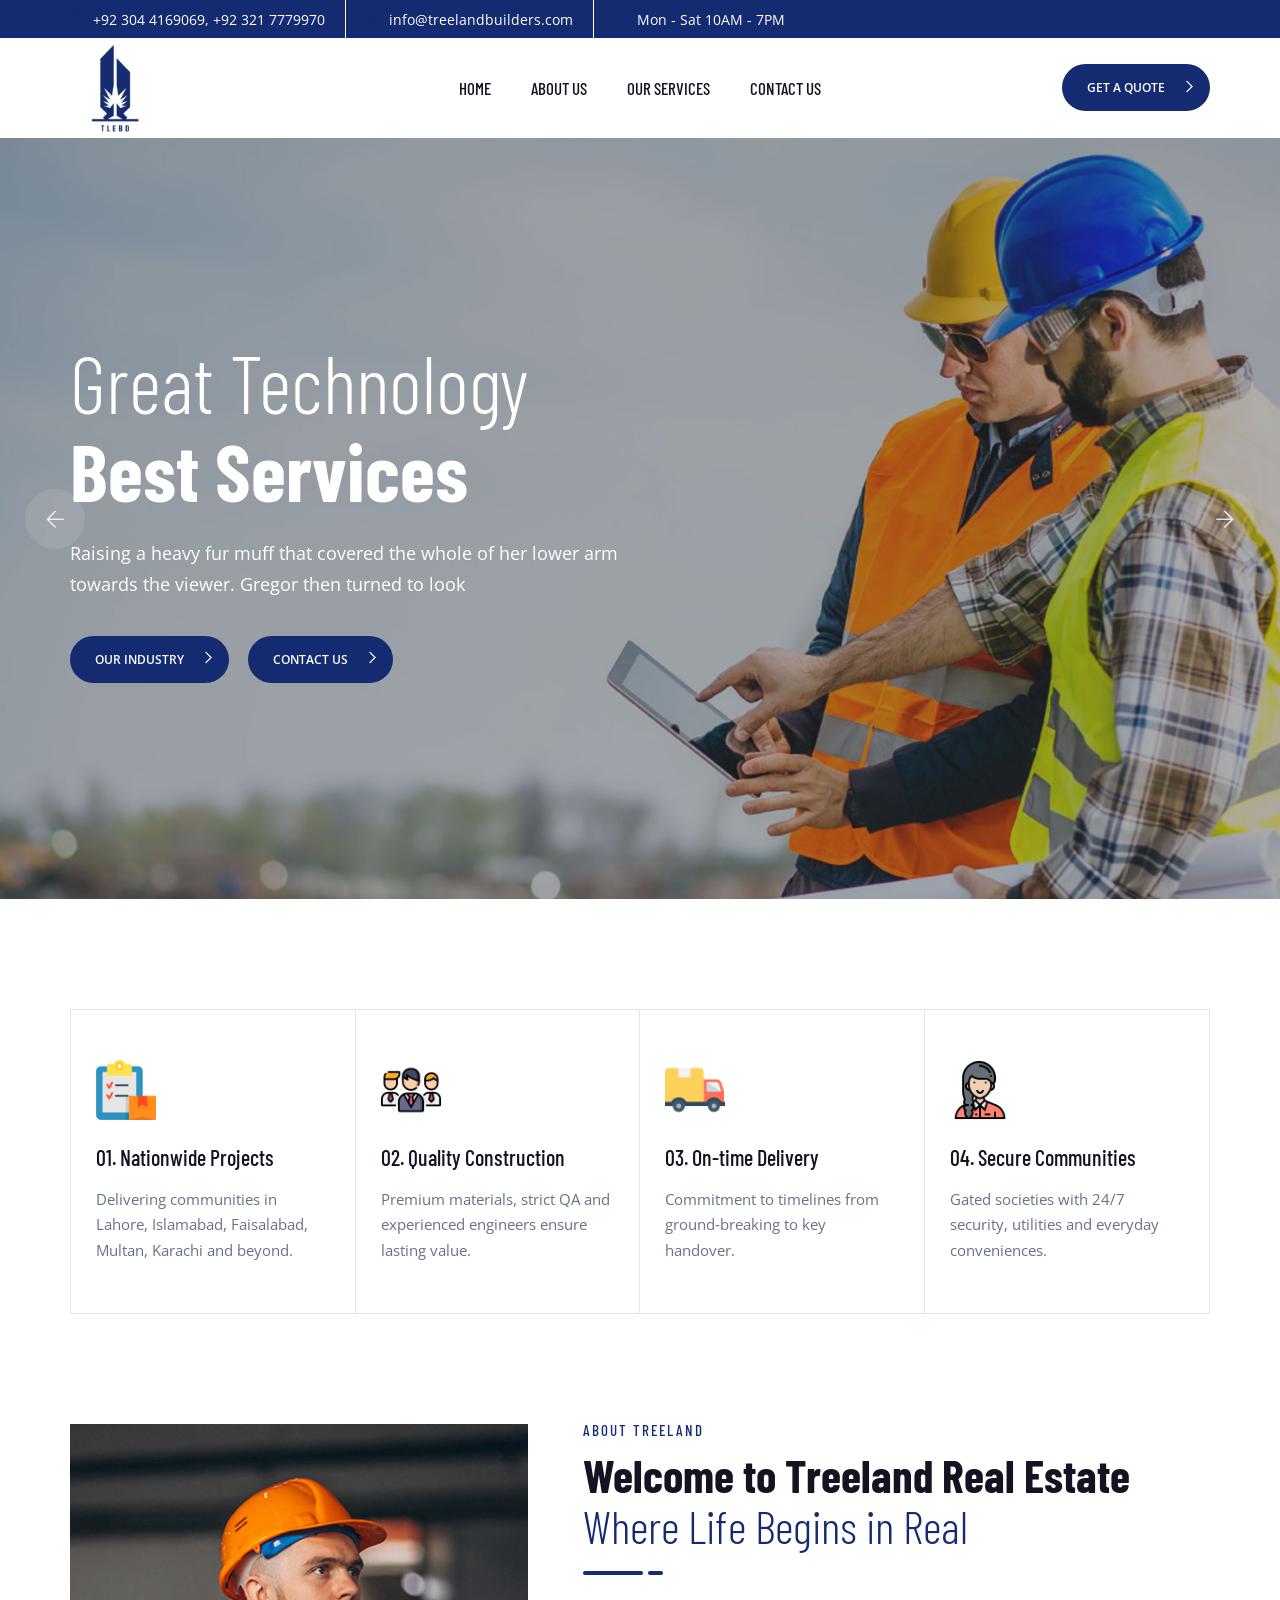
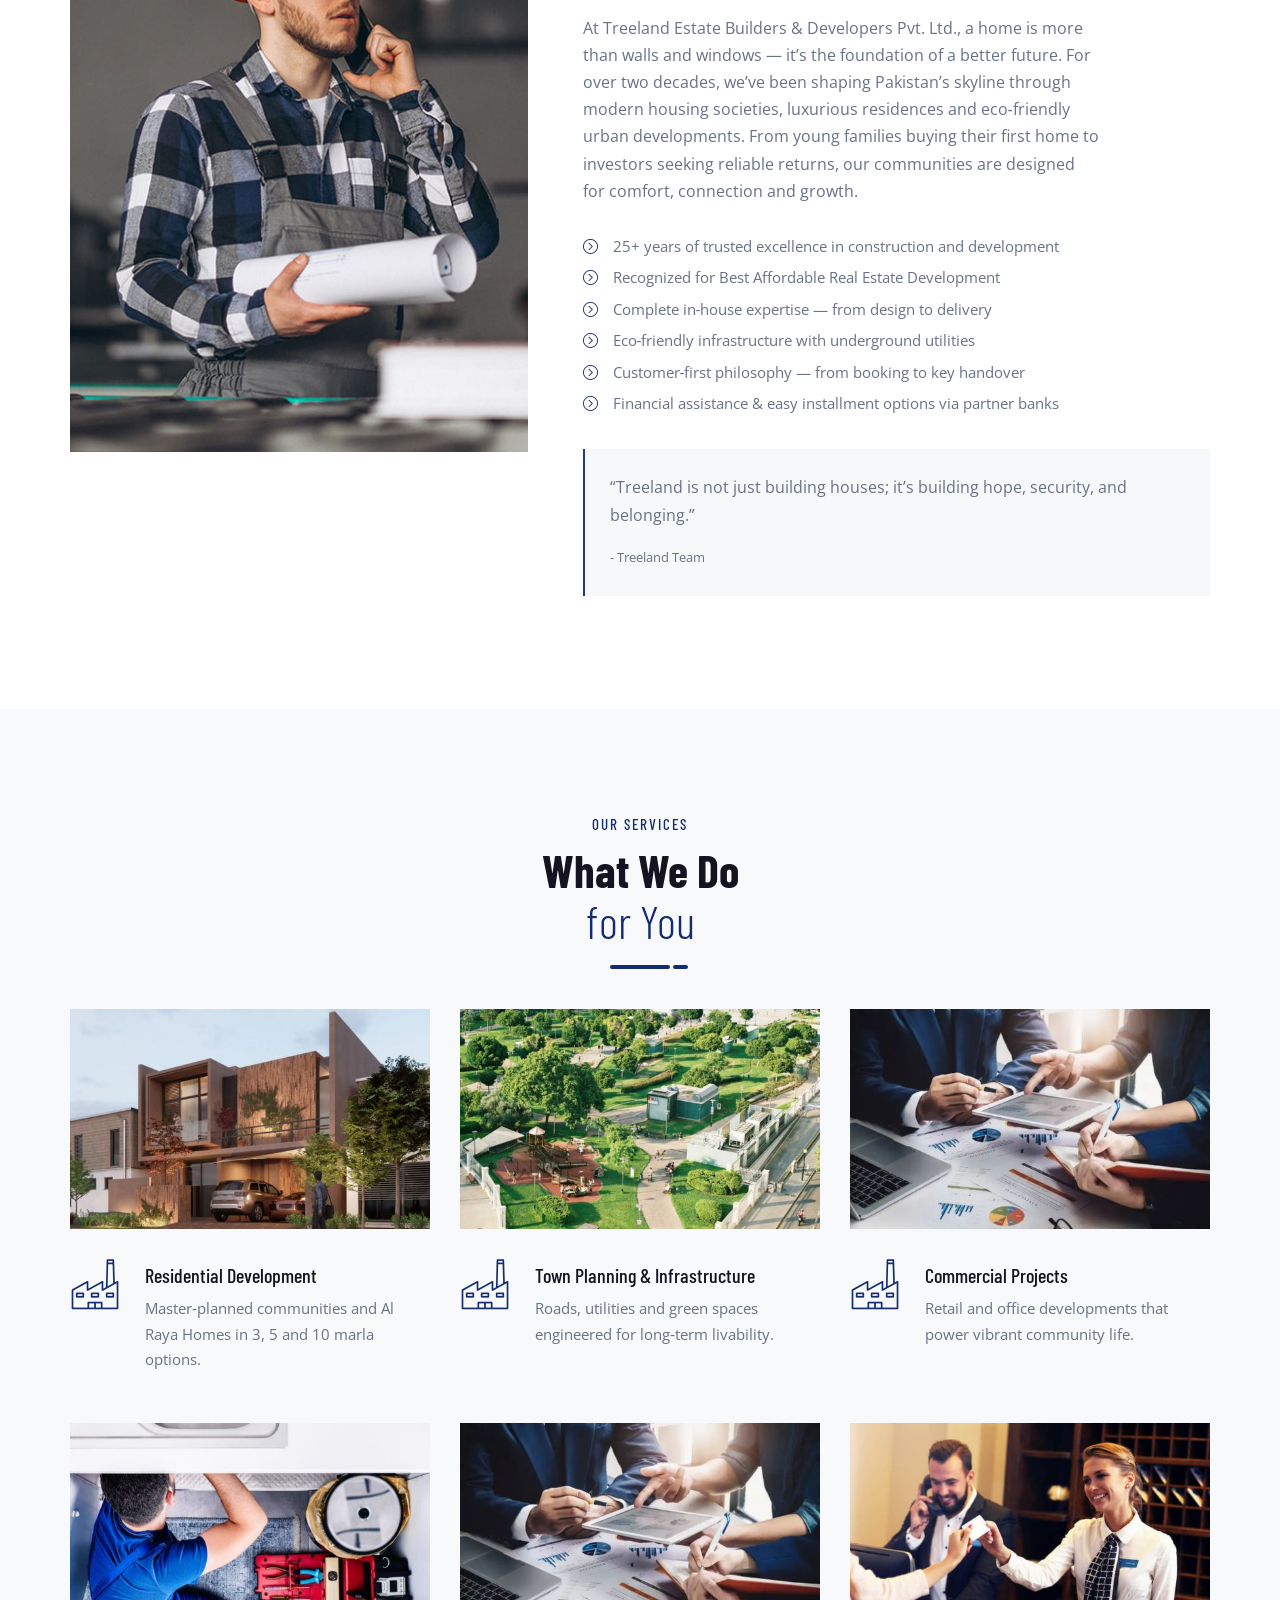
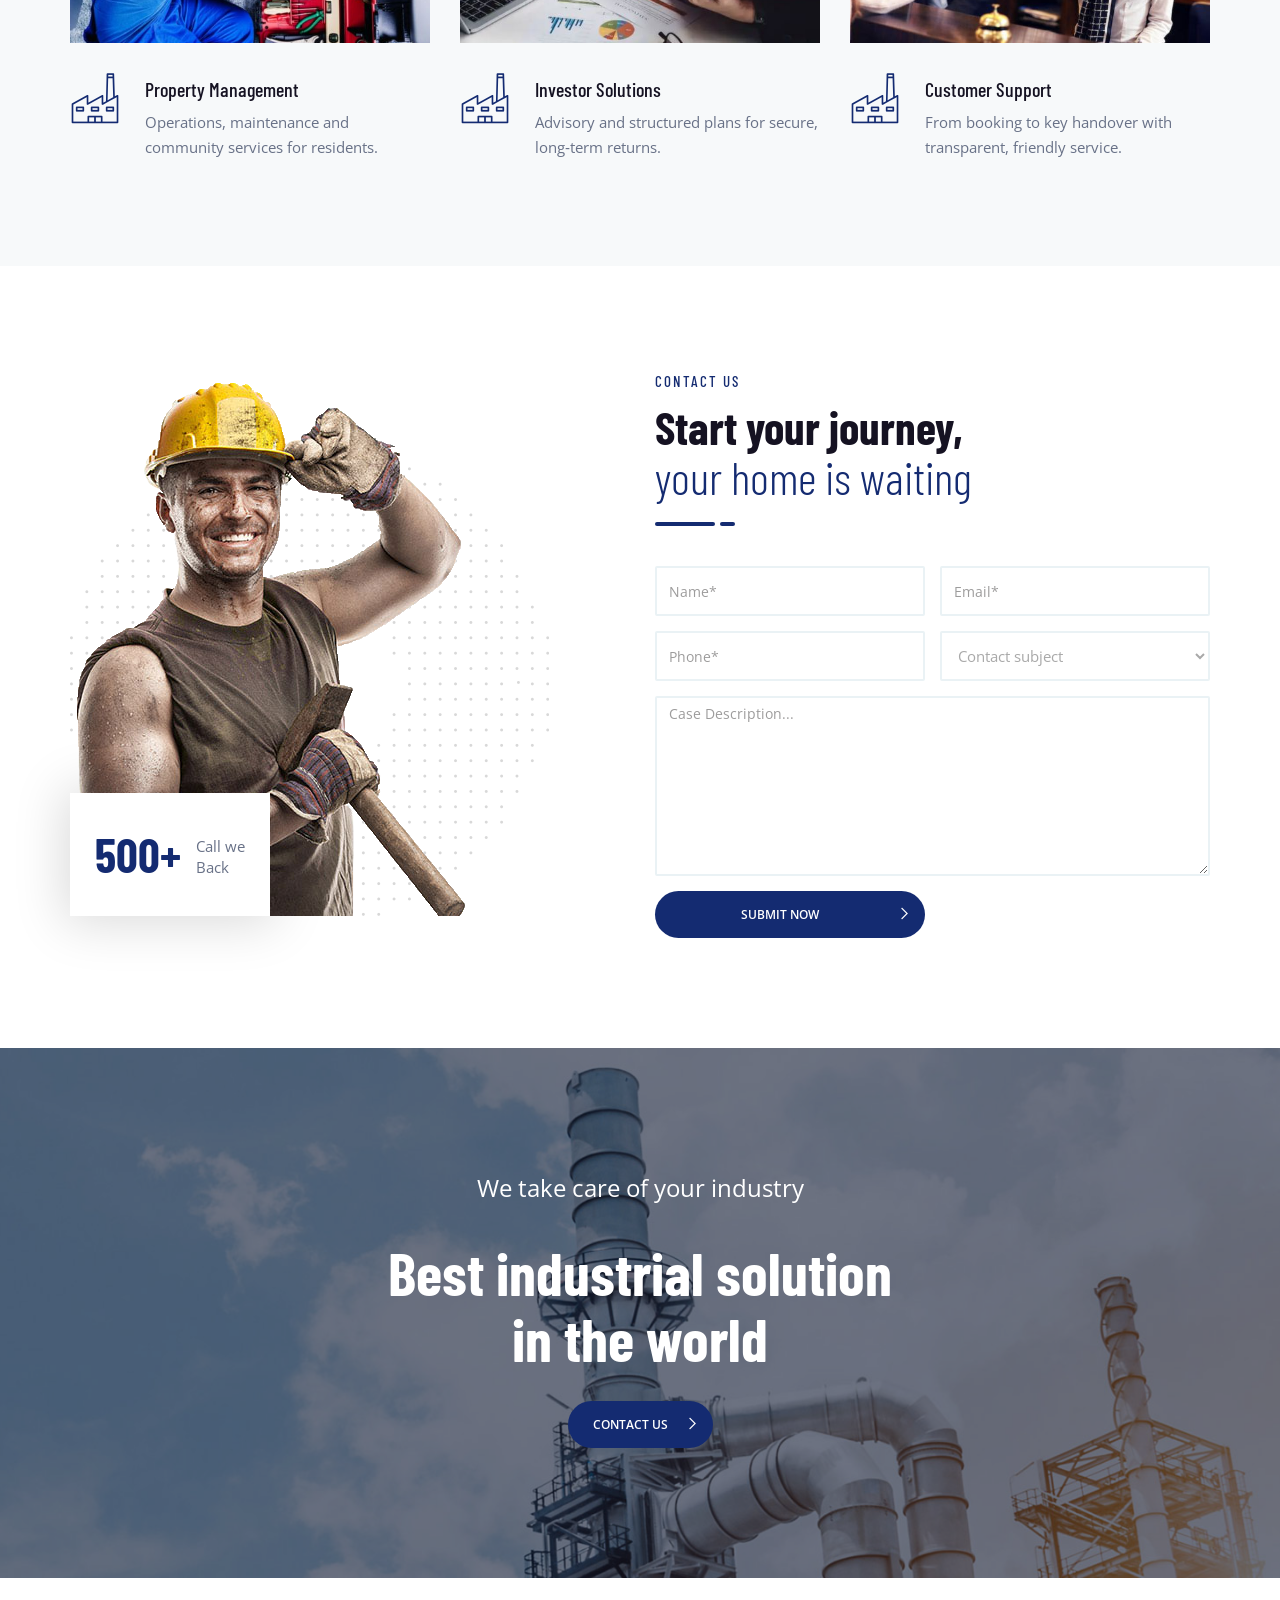
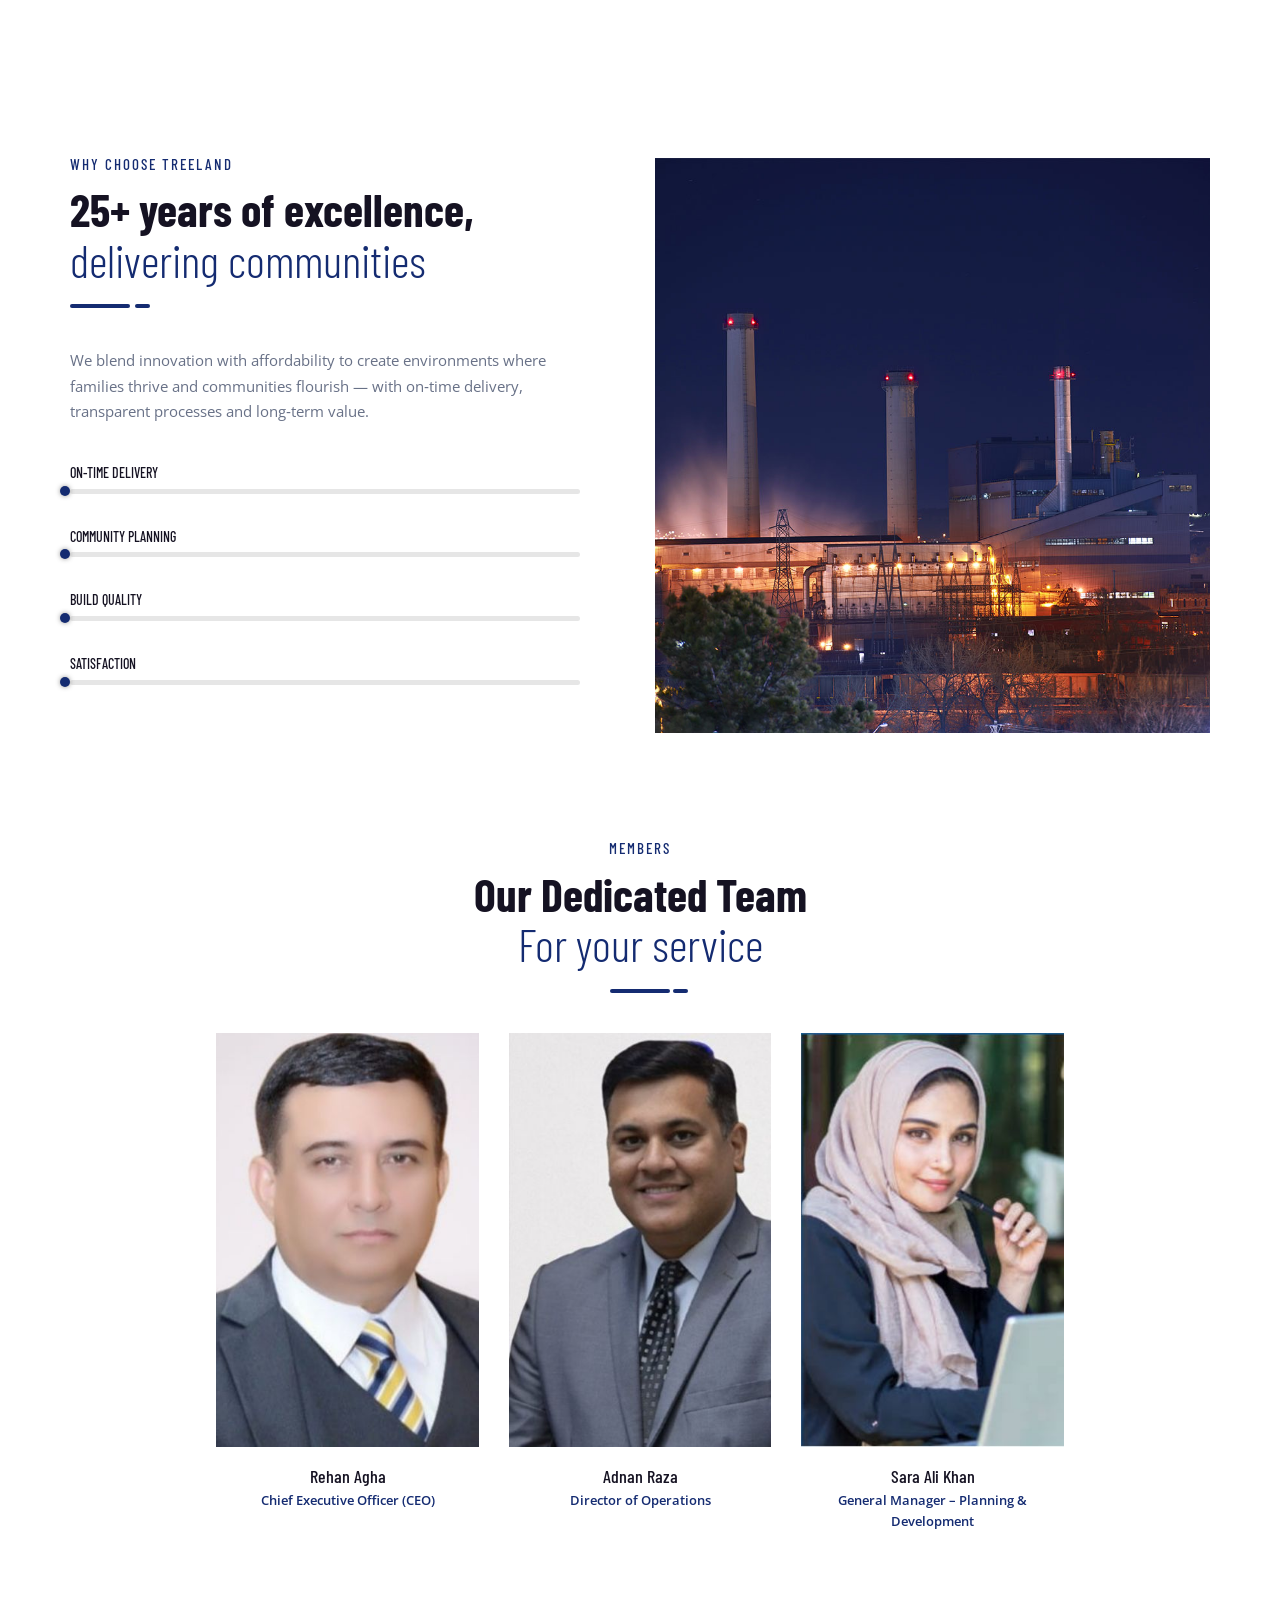
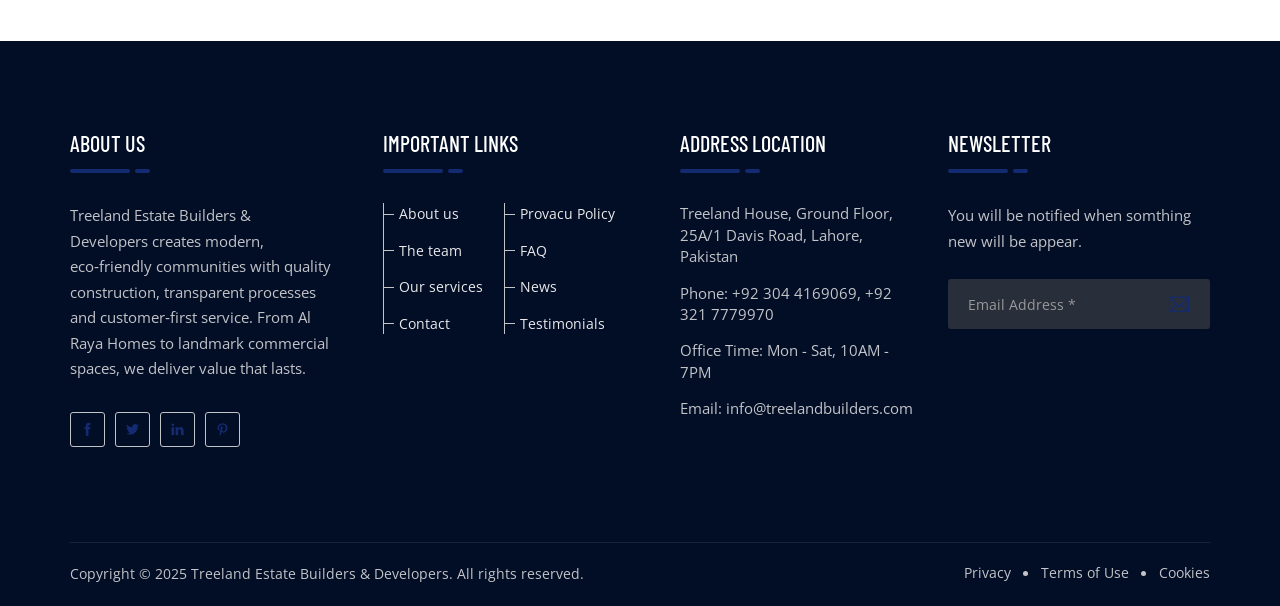
<file: index.html>
<!DOCTYPE html>
<html lang="en">
<head>
    <meta charset="utf-8">
    <meta http-equiv="X-UA-Compatible" content="IE=edge">
    <meta name="viewport" content="width=device-width, initial-scale=1">
    <meta name="author" content="irstheme">

    <title> Treeland Real Estate | Where Life Begins in Real </title>
    
    <link href="assets/css/themify-icons.css" rel="stylesheet">
    <link href="assets/css/flaticon.css" rel="stylesheet">
    <link href="assets/css/bootstrap.min.css" rel="stylesheet">
    <link href="assets/css/animate.css" rel="stylesheet">
    <link href="assets/css/owl.carousel.css" rel="stylesheet">
    <link href="assets/css/owl.theme.css" rel="stylesheet">
    <link href="assets/css/slick.css" rel="stylesheet">
    <link href="assets/css/slick-theme.css" rel="stylesheet">
    <link href="assets/css/swiper.min.css" rel="stylesheet">
    <link href="assets/css/owl.transitions.css" rel="stylesheet">
    <link href="assets/css/jquery.fancybox.css" rel="stylesheet">
    <link href="assets/css/style.css" rel="stylesheet">
    <link href="assets/css/override.css" rel="stylesheet">
    <style>
        :root {
            --primary-color: #142b71;
            --secondary-color: #1e3a8a; /* thoda bright tone */
            --accent-color: #0d2361;   /* thoda dark tone */
            --hover-color: #1a3f9e;    /* hover ke liye thoda lighter shade */
        }
    </style>

    <!-- HTML5 shim and Respond.js for IE8 support of HTML5 elements and media queries -->
    <!--[if lt IE 9]>
    <script src="https://oss.maxcdn.com/html5shiv/3.7.3/html5shiv.min.js"></script>
    <script src="https://oss.maxcdn.com/respond/1.4.2/respond.min.js"></script>
    <![endif]-->

</head>

<body>

    <!-- start page-wrapper -->
    <div class="page-wrapper">

        <!-- start preloader -->
        <div class="preloader">
            <div class="lds-ellipsis">
                <div></div>
                <div></div>
                <div></div>
                <div></div>
            </div>
        </div>
        <!-- end preloader -->

        
        <!-- Start header -->
        <header id="header" class="site-header header-style-2">
            <div class="topbar">
                <div class="container">
                    <div class="row">
                        <div class="col col-md-9">
                            <div class="contact-info">
                                <ul>
                                    <li><i class="ti-mobile"></i> +92 304 4169069, +92 321 7779970</li>
                                    <li><i class="ti-email"></i> info@treelandbuilders.com</li>
                                    <li><i class="ti-time"></i> Mon - Sat 10AM - 7PM</li>
                                </ul>
                            </div>
                        </div>
                        <!-- <div class="col col-md-3">
                            <div class="social">
                                <ul>
                                    <li><a href="#"><i class="ti-facebook"></i></a></li>
                                    <li><a href="#"><i class="ti-twitter-alt"></i></a></li>
                                    <li><a href="#"><i class="ti-linkedin"></i></a></li>
                                    <li><a href="#"><i class="ti-pinterest"></i></a></li>
                                </ul>
                            </div>
                        </div> -->
                    </div>
                </div>
            </div> <!-- end topbar -->
            <nav class="navigation navbar navbar-default">
                <div class="container">
                    <div class="navbar-header">
                        <button type="button" class="open-btn">
                            <span class="sr-only">Toggle navigation</span>
                            <span class="icon-bar"></span>
                            <span class="icon-bar"></span>
                            <span class="icon-bar"></span>
                        </button>
                        <a class="navbar-brand" href="index.html">
                            <img src="assets/images/Treeland-logo.png" alt="Treeland logo" style="height: 60px; width: auto;">
                        </a>
                    </div>
                    <div id="navbar" class="navbar-collapse collapse navbar-right navigation-holder">
                        <button class="close-navbar"><i class="ti-close"></i></button>
                        <div class="sidebar-logo">
                            <a href="index.html">
                                <img src="assets/images/Treeland-logo.png" alt="Treeland logo" style="height: 50px; width: auto; margin: 15px 0 20px 15px;">
                            </a>
                        </div>
                        <ul class="nav navbar-nav">
                            <li><a href="index.html">Home</a></li>
                            <li><a href="#about">About Us</a></li>
                            <li><a href="#services">Our Services</a></li>
                            <li><a href="contact.html">Contact Us</a></li>
                        </ul>
                    </div><!-- end of nav-collapse -->

                    <div class="search-contact">
                        <!-- <div class="header-search-form-wrapper">
                            <button class="search-toggle-btn"><i class="ti-search"></i></button>
                            <div class="header-search-form">
                                <form>
                                    <div>
                                        <input type="text" class="form-control" placeholder="Search here...">
                                        <button type="submit"><i class="ti-search"></i></button>
                                    </div>
                                </form>
                            </div>
                        </div> -->
                        <div class="contact-btn">
                            <a href="#" class="theme-btn">Get a quote</a>
                        </div>
                    </div>
                </div><!-- end of container -->
            </nav>
        </header>
        <!-- end of header -->


        <!-- start of hero -->
        <section class="hero-slider hero-style-2">
            <div class="swiper-container">
                <div class="swiper-wrapper">
                    <div class="swiper-slide">
                        <div class="slide-inner slide-bg-image" data-background="assets/images/slider/slide-3.jpg">
                            <div class="container">
                                <div data-swiper-parallax="300" class="slide-title">
                                    <h2><span>Great Technology</span> <br>Best Services</h2>
                                </div>
                                <div data-swiper-parallax="400" class="slide-text">
                                    <p>Raising a heavy fur muff that covered the whole of her lower arm towards the viewer. Gregor then turned to look</p>
                                </div>
                                <div class="clearfix"></div>
                                <div data-swiper-parallax="500" class="slide-btns">
                                    <a href="#" class="theme-btn">Our industry</a> 
                                    <a href="#" class="theme-btn">Contact us</a> 
                                </div>
                            </div>
                        </div> <!-- end slide-inner --> 
                    </div> <!-- end swiper-slide -->

                    <div class="swiper-slide">
                        <div class="slide-inner slide-bg-image" data-background="assets/images/slider/slide-1.jpg">
                            <div class="container">
                                <div data-swiper-parallax="300" class="slide-title">
                                    <h2><span>We Provide Best</span> Industrial Services</h2>
                                </div>
                                <div data-swiper-parallax="400" class="slide-text">
                                    <p>Raising a heavy fur muff that covered the whole of her lower arm towards the viewer. Gregor then turned to look</p>
                                </div>
                                <div class="clearfix"></div>
                                <div data-swiper-parallax="500" class="slide-btns">
                                    <a href="#" class="theme-btn">Our industry</a> 
                                    <a href="#" class="theme-btn">Contact us</a> 
                                </div>
                            </div>
                        </div> <!-- end slide-inner --> 
                    </div> <!-- end swiper-slide -->

                    <div class="swiper-slide">
                        <div class="slide-inner slide-bg-image" data-background="assets/images/slider/slide-2.jpg">
                            <div class="container">
                                <div data-swiper-parallax="300" class="slide-title">
                                    <h2><span>Treeland Real Estate</span> Where Life Begins in Real</h2>
                                </div>
                                <div data-swiper-parallax="400" class="slide-text">
                                    <p>Modern, secure and eco‑friendly communities across Pakistan for 25+ years.</p>
                                </div>
                                <div class="clearfix"></div>
                                <div data-swiper-parallax="500" class="slide-btns">
                                    <a href="#services" class="theme-btn">Explore Services</a> 
                                    <a href="#contact" class="theme-btn">Contact Us</a> 
                                </div>
                            </div>
                        </div> <!-- end slide-inner --> 
                    </div><!-- end swiper-slide --> 
                </div>
                <!-- end swiper-wrapper -->

                <!-- swipper controls -->
                <div class="swiper-pagination"></div>
                <div class="swiper-button-next"></div>
                <div class="swiper-button-prev"></div>
            </div>
        </section>
        <!-- end of hero slider -->

        <!-- start features-section-s2 -->
        <section class="features-section-s2">
            <div class="container">
                <div class="row">
                    <div class="col col-xs-12">
                        <div class="feature-grids clearfix">
                            <div class="grid">
                                <div class="img-holder">
                                    <img src="assets/images/features/01.png" alt>
                                </div>
                                <h3>01. Nationwide Projects</h3>
                                <p>Delivering communities in Lahore, Islamabad, Faisalabad, Multan, Karachi and beyond.</p>
                            </div>
                            <div class="grid">
                                <div class="img-holder">
                                    <img src="assets/images/features/02.png" alt>
                                </div>
                                <h3>02. Quality Construction</h3>
                                <p>Premium materials, strict QA and experienced engineers ensure lasting value.</p>
                            </div>
                            <div class="grid">
                                <div class="img-holder">
                                    <img src="assets/images/features/03.png" alt>
                                </div>
                                <h3>03. On‑time Delivery</h3>
                                <p>Commitment to timelines from ground‑breaking to key handover.</p>
                            </div>
                            <div class="grid">
                                <div class="img-holder">
                                    <img src="assets/images/features/04.png" alt>
                                </div>
                                <h3>04. Secure Communities</h3>
                                <p>Gated societies with 24/7 security, utilities and everyday conveniences.</p>
                            </div>
                        </div>
                    </div>
                </div>
            </div> <!-- end container -->
        </section>
        <!-- end features-section-s2 -->

        
        <!-- start about-us-section-s2 -->
        <section id="about" class="about-us-section-s2 section-padding p-t-0">
            <div class="container">
                <div class="row">
                    <div class="col col-md-5">
                        <div class="img-holder about-image">
                            <img src="assets/images/about-s2.jpg" alt>
                        </div>
                    </div>
                    <div class="col col-md-7">
                        <div class="about-details">
                            <div class="section-title">
                                <span>About Treeland</span>
                                <h2>Welcome to Treeland Real Estate <span>Where Life Begins in Real</span></h2>
                            </div>
                            <div class="details">
                                <p>At Treeland Estate Builders & Developers Pvt. Ltd., a home is more than walls and windows — it’s the foundation of a better future. For over two decades, we’ve been shaping Pakistan’s skyline through modern housing societies, luxurious residences and eco‑friendly urban developments. From young families buying their first home to investors seeking reliable returns, our communities are designed for comfort, connection and growth.</p>
                                <ul>
                                    <li><i class="ti-arrow-circle-right"></i> 25+ years of trusted excellence in construction and development</li>
                                    <li><i class="ti-arrow-circle-right"></i> Recognized for Best Affordable Real Estate Development</li>
                                    <li><i class="ti-arrow-circle-right"></i> Complete in‑house expertise — from design to delivery</li>
                                    <li><i class="ti-arrow-circle-right"></i> Eco‑friendly infrastructure with underground utilities</li>
                                    <li><i class="ti-arrow-circle-right"></i> Customer‑first philosophy — from booking to key handover</li>
                                    <li><i class="ti-arrow-circle-right"></i> Financial assistance & easy installment options via partner banks</li>
                                </ul>
                            </div>
                            <div class="ceo-quote">
                                <blockquote>
                                    “Treeland is not just building houses; it’s building hope, security, and belonging.”
                                    <span>- Treeland Team</span>
                                </blockquote>
                            </div>
                        </div>
                    </div>
                </div>
            </div> <!-- end container -->
        </section>
        <!-- end about-us-section-s2 -->


        <!-- start services-section-s2 -->
        <section id="services" class="services-section-s2 section-padding">
            <div class="container">
                <div class="row">
                    <div class="col col-lg-4 col-lg-offset-4 col-sm-6 col-sm-offset-3">
                        <div class="section-title-s4">
                            <span>Our Services</span>
                            <h2>What We Do <span>for You</span></h2>
                        </div>                        
                    </div>
                </div>
                <div class="row">
                    <div class="col col-xs-12">
                        <div class="service-grids clearfix">
                            <div class="grid">
                                <div class="img-holder">
                                    <img src="assets/images/services/img-1.jpg" alt>
                                </div>
                                <div class="details">
                                    <i class="fi flaticon-factory"></i>
                                    <h3><a href="#">Residential Development</a></h3>
                                    <p>Master‑planned communities and Al Raya Homes in 3, 5 and 10 marla options.</p>
                                </div>
                            </div>
                            <div class="grid">
                                <div class="img-holder">
                                    <img src="assets/images/services/img-2.jpg" alt>
                                </div>
                                <div class="details">
                                    <i class="fi flaticon-factory"></i>
                                    <h3><a href="#">Town Planning & Infrastructure</a></h3>
                                    <p>Roads, utilities and green spaces engineered for long‑term livability.</p>
                                </div>
                            </div>
                            <div class="grid">
                                <div class="img-holder">
                                    <img src="assets/images/services/img-5.jpg" alt>
                                </div>
                                <div class="details">
                                    <i class="fi flaticon-factory"></i>
                                    <h3><a href="#">Commercial Projects</a></h3>
                                    <p>Retail and office developments that power vibrant community life.</p>
                                </div>
                            </div>
                            <div class="grid">
                                <div class="img-holder">
                                    <img src="assets/images/services/img-4.jpg" alt>
                                </div>
                                <div class="details">
                                    <i class="fi flaticon-factory"></i>
                                    <h3><a href="#">Property Management</a></h3>
                                    <p>Operations, maintenance and community services for residents.</p>
                                </div>
                            </div>
                            <div class="grid">
                                <div class="img-holder">
                                    <img src="assets/images/services/img-5.jpg" alt>
                                </div>
                                <div class="details">
                                    <i class="fi flaticon-factory"></i>
                                    <h3><a href="#">Investor Solutions</a></h3>
                                    <p>Advisory and structured plans for secure, long‑term returns.</p>
                                </div>
                            </div>
                            <div class="grid">
                                <div class="img-holder">
                                    <img src="assets/images/services/img-6.jpg" alt>
                                </div>
                                <div class="details">
                                    <i class="fi flaticon-factory"></i>
                                    <h3><a href="#">Customer Support</a></h3>
                                    <p>From booking to key handover with transparent, friendly service.</p>
                                </div>
                            </div>
                        </div>
                    </div>
                </div>
            </div> <!-- end container -->
        </section>
        <!-- end services-section-s2 -->


        <!-- start contact-section -->
        <section id="contact" class="contact-section section-padding">
            <div class="container">
                <div class="row">
                    <div class="col col-md-6">
                        <div class="left-col">
                            <div class="img-holder">
                                <img src="assets/images/contact-man.png" alt>
                                <div class="call-back">
                                    <h3>500+</h3><span>Call we <br>Back</span>
                                </div>
                            </div>
                        </div>
                    </div>
                    <div class="col col-md-6">
                        <div class="contact-form">
                            <div class="section-title">
                                <span>Contact Us</span>
                                <h2>Start your journey, <span>your home is waiting</span></h2>
                            </div>
                            <form method="post" class="contact-validation-active" id="contact-form-main">
                                <div>
                                    <input type="text" class="form-control" name="name" id="name" placeholder="Name*">
                                </div>
                                <div>
                                    <input type="email" class="form-control" name="email" id="email" placeholder="Email*">
                                </div>
                                <div>
                                    <input type="text" class="form-control" name="phone" id="phone" placeholder="Phone*">
                                </div>
                                <div>
                                    <select name="subject" class="form-control">
                                        <option disabled="disabled" selected>Contact subject</option>
                                        <option>Subject 1</option>
                                        <option>Subject 2</option>
                                        <option>Subject 3</option>
                                    </select>
                                </div>
                                <div class="fullwidth">
                                    <textarea class="form-control" name="note"  id="note" placeholder="Case Description..."></textarea>
                                </div>
                                <div class="submit-area">
                                    <button type="submit" class="submit-btn">Submit Now</button>
                                    <div id="loader">
                                        <i class="ti-reload"></i>
                                    </div>
                                </div>
                                <div class="clearfix error-handling-messages">
                                    <div id="success">Thank you</div>
                                    <div id="error"> Error occurred while sending email. Please try again later. </div>
                                </div>
                            </form>
                        </div>                            
                    </div>
                </div>
            </div> <!-- end container -->
        </section>
        <!-- end contact-section -->


        <!-- start cta-section-s2 -->
        <section class="cta-section-s2">
            <div class="container">
                <div class="row">
                    <div class="col col-lg-6 col-lg-offset-3 col-sm-8 col-sm-offset-2">
                        <div class="cta-details">
                            <p>We take care of your industry</p>
                            <h2>Best industrial solution in the world</h2>
                            <a href="#" class="theme-btn">Contact us</a>
                        </div>
                    </div>
                </div>
            </div> <!-- end container -->
        </section>
        <!-- end cta-section-s2 -->


        <!-- start latest-projects-section-s2 -->
        <section class="latest-projects-section-s2 section-padding">
            <!-- <div class="container">
                <div class="row">
                    <div class="col col-lg-4 col-lg-offset-4 col-sm-6 col-sm-offset-3">
                        <div class="section-title-s4">
                                <span>Projects</span>
                                <h2>See our latest projects <span>across Pakistan</span></h2>
                        </div>                        
                    </div>
                </div>
            </div> -->

            <div class="content-area">
                <!-- <div class="team-grids projects-slider">
                    <div class="grid">
                        <div class="inner">
                            <div class="img-holder">
                                <img src="assets/images/latest-projects/img-1.jpg" alt>
                            </div>
                            <div class="details">
                                <div class="arrow"><a href="#"><i class="fi flaticon-next"></i></a></div>
                                <div class="info">
                                    <h3><a href="#">Asian Industrial Project</a></h3>
                                    <p class="cat">Industry, Corporate</p>
                                </div>
                            </div>
                        </div>
                    </div>
                    <div class="grid">
                        <div class="inner">
                            <div class="img-holder">
                                <img src="assets/images/latest-projects/img-2.jpg" alt>
                            </div>
                            <div class="details">
                                <div class="arrow"><a href="#"><i class="fi flaticon-next"></i></a></div>
                                <div class="info">
                                    <h3><a href="#">Asian Industrial Project</a></h3>
                                    <p class="cat">Industry, Corporate</p>
                                </div>
                            </div>
                        </div>
                    </div>
                    <div class="grid">
                        <div class="inner">
                            <div class="img-holder">
                                <img src="assets/images/latest-projects/img-3.jpg" alt>
                            </div>
                            <div class="details">
                                <div class="arrow"><a href="#"><i class="fi flaticon-next"></i></a></div>
                                <div class="info">
                                    <h3><a href="#">Asian Industrial Project</a></h3>
                                    <p class="cat">Industry, Corporate</p>
                                </div>
                            </div>
                        </div>
                    </div>
                    <div class="grid">
                        <div class="inner">
                            <div class="img-holder">
                                <img src="assets/images/latest-projects/img-4.jpg" alt>
                            </div>
                            <div class="details">
                                <div class="arrow"><a href="#"><i class="fi flaticon-next"></i></a></div>
                                <div class="info">
                                    <h3><a href="#">Asian Industrial Project</a></h3>
                                    <p class="cat">Industry, Corporate</p>
                                </div>
                            </div>
                        </div>
                    </div>
                    <div class="grid">
                        <div class="inner">
                            <div class="img-holder">
                                <img src="assets/images/latest-projects/img-5.jpg" alt>
                            </div>
                            <div class="details">
                                <div class="arrow"><a href="#"><i class="fi flaticon-next"></i></a></div>
                                <div class="info">
                                    <h3><a href="#">Asian Industrial Project</a></h3>
                                    <p class="cat">Industry, Corporate</p>
                                </div>
                            </div>
                        </div>
                    </div>
                    <div class="grid">
                        <div class="inner">
                            <div class="img-holder">
                                <img src="assets/images/latest-projects/img-6.jpg" alt>
                            </div>
                            <div class="details">
                                <div class="arrow"><a href="#"><i class="fi flaticon-next"></i></a></div>
                                <div class="info">
                                    <h3><a href="#">Asian Industrial Project</a></h3>
                                    <p class="cat">Industry, Corporate</p>
                                </div>
                            </div>
                        </div>
                    </div>
                </div> -->
            </div>
        </section>
        <!-- end latest-projects-section-s2 -->


        <!-- start why-choose-us-section -->
        <section class="why-choose-us-section section-padding p-t-0">
            <div class="container">
                <div class="row">
                    <div class="col col-md-6">
                        <div class="inner-area">
                            <div class="section-title">
                                <span>Why Choose Treeland</span>
                                <h2>25+ years of excellence, <span>delivering communities</span></h2>
                            </div>
                            <div class="details">
                                <p>We blend innovation with affordability to create environments where families thrive and communities flourish — with on‑time delivery, transparent processes and long‑term value.</p>
                                <div class="skills">
                                    <div class="skill">
                                        <h6>On‑time Delivery</h6>
                                        <div class="progress">
                                            <div class="progress-bar" data-percent="85"></div>
                                        </div>
                                    </div>
                                    <div class="skill">
                                        <h6>Community Planning</h6>
                                        <div class="progress">
                                            <div class="progress-bar" data-percent="95"></div>
                                        </div>
                                    </div>
                                    <div class="skill">
                                        <h6>Build Quality</h6>
                                        <div class="progress">
                                            <div class="progress-bar" data-percent="92"></div>
                                        </div>
                                    </div>
                                    <div class="skill">
                                        <h6>Satisfaction</h6>
                                        <div class="progress">
                                            <div class="progress-bar" data-percent="95"></div>
                                        </div>
                                    </div>
                                </div>                        
                            </div>                        
                        </div>
                    </div>
                    <div class="col col-md-6">
                        <div class="img-holder">
                            <img src="assets/images/skill-img.jpg" alt>
                        </div>
                    </div>
                </div>
            </div>
        </section>
        <!-- end why-choose-us-section -->


        <!-- start team-section -->
        <section class="team-section section-padding p-t-0">
            <div class="container">
                <div class="row">
                    <div class="col col-lg-4 col-lg-offset-4 col-sm-6 col-sm-offset-3">
                        <div class="section-title-s4">
                            <span>Members</span>
                            <h2>Our Dedicated Team <span>For your service</span></h2>
                        </div>                        
                    </div>
                </div>
                <div class="row">
                    <div class="col col-xs-12">
                        <div class="team-grids">
                            <div class="grid">
                                <div class="img-social">
                                    <div class="img-holder">
                                        <img src="assets/images/team/img-1.jpg" alt>
                                    </div>
                                    <div class="social">
                                        <ul>
                                            <li><a href="#"><i class="ti-facebook"></i></a></li>
                                            <li><a href="#"><i class="ti-twitter-alt"></i></a></li>
                                            <li><a href="#"><i class="ti-linkedin"></i></a></li>
                                            <li><a href="#"><i class="ti-pinterest"></i></a></li>
                                        </ul>
                                    </div>
                                </div>
                                <div class="details">
                                    <h3>Rehan Agha</h3>
                                    <span>Chief Executive Officer (CEO)</span>
                                </div>
                            </div>
                            <div class="grid">
                                <div class="img-social">
                                    <div class="img-holder">
                                        <img src="assets/images/team/img-2.jpg" alt>
                                    </div>
                                    <div class="social">
                                        <ul>
                                            <li><a href="#"><i class="ti-facebook"></i></a></li>
                                            <li><a href="#"><i class="ti-twitter-alt"></i></a></li>
                                            <li><a href="#"><i class="ti-linkedin"></i></a></li>
                                            <li><a href="#"><i class="ti-pinterest"></i></a></li>
                                        </ul>
                                    </div>
                                </div>
                                <div class="details">
                                    <h3>Adnan Raza</h3>
                                    <span>Director of Operations</span>
                                </div>
                            </div>
                            <div class="grid">
                                <div class="img-social">
                                    <div class="img-holder">
                                        <img src="assets/images/team/img-3.jpg" alt>
                                    </div>
                                    <div class="social">
                                        <ul>
                                            <li><a href="#"><i class="ti-facebook"></i></a></li>
                                            <li><a href="#"><i class="ti-twitter-alt"></i></a></li>
                                            <li><a href="#"><i class="ti-linkedin"></i></a></li>
                                            <li><a href="#"><i class="ti-pinterest"></i></a></li>
                                        </ul>
                                    </div>
                                </div>
                                <div class="details">
                                    <h3>Sara Ali Khan</h3>
                                    <span>General Manager – Planning & Development</span>
                                </div>
                            </div>
                            
                        </div>
                    </div>
                </div>
            </div> <!-- end container -->
        </section>
        <!-- end team-section -->

        
        <!-- start partners-section -->
        <!-- <section class="partners-section">
            <h2 class="hidden">Partners</h2>
            <div class="container">
                <div class="row">
                    <div class="col col-xs-12">
                        <div class="partner-grids partners-slider">
                            <div class="grid">
                                <img src="assets/images/partners/img-1.jpg" alt>
                            </div>
                            <div class="grid">
                                <img src="assets/images/partners/img-2.jpg" alt>
                            </div>
                            <div class="grid">
                                <img src="assets/images/partners/img-3.jpg" alt>
                            </div>
                            <div class="grid">
                                <img src="assets/images/partners/img-4.jpg" alt>
                            </div>
                            <div class="grid">
                                <img src="assets/images/partners/img-5.jpg" alt>
                            </div>
                        </div>
                    </div>
                </div>
                <div class="separator"></div>
            </div> 
        </section> -->
        <!-- end partners-section -->


        <!-- start testimonials-section -->
        <!-- <section class="testimonials-section section-padding">
            <div class="container">
                <div class="row">
                    <div class="col col-xs-12">
                        <div class="testimonial-grids testimonials-slider">
                            <div class="grid">
                                <div class="client-info">
                                    <div class="client-pic">
                                        <img src="assets/images/testimonials/img-1.jpg" alt>
                                    </div>
                                    <h4>Jhon Dow</h4>
                                    <span>Manager of Demok</span>
                                </div>
                                <div class="client-quote">
                                    <p>“collection of textile samples lay spread out on the table Samsa was a travelling salesman and above it there hung a picture that he had recently cut out of an illustrated magazine and housed in a nice, gilded frame. It showed a lady fitted out with a fur”</p>
                                </div>
                            </div>
                            <div class="grid">
                                <div class="client-info">
                                    <div class="client-pic">
                                        <img src="assets/images/testimonials/img-2.jpg" alt>
                                    </div>
                                    <h4>Jhon Dow</h4>
                                    <span>Manager of Demok</span>
                                </div>
                                <div class="client-quote">
                                    <p>“collection of textile samples lay spread out on the table Samsa was a travelling salesman and above it there hung a picture that he had recently cut out of an illustrated magazine and housed in a nice, gilded frame. It showed a lady fitted out with a fur”</p>
                                </div>
                            </div>
                        </div>
                    </div>
                </div>
            </div> 
        </section> -->
        <!-- end testimonials-section -->


        <!-- start blog-section -->
        <!-- <section class="blog-section section-padding">
            <div class="container">
                <div class="row">
                    <div class="col col-md-4">
                        <div class="section-title">
                            <span>Recent news</span>
                            <h2>See what’s happing <span>in our blog</span></h2>
                        </div>
                    </div>
                    <div class="col col-md-5">
                        <div class="title-text">
                            <p>Showed a lady fitted out with a fur hat and fur boa who sat upright, raising a heavy fur muff that covered the whole of her lower arm.</p>
                        </div>
                    </div>
                    <div class="col col-md-3">
                        <div class="view-all">
                            <a href="#" class="theme-btn">View all post</a>
                        </div>
                    </div>
                </div>
                <div class="row">
                    <div class="col col-xs-12">
                        <div class="blog-grids">
                            <div class="grid">
                                <div class="entry-media">
                                    <img src="assets/images/blog/img-1.jpg" alt>
                                </div>
                                <div class="details">
                                    <h3><a href="#">Garment sector set to take an environmental turn arround the world</a></h3>
                                    <p class="date">Jun 18, 2019</p>
                                    <p>small, lay peacefully between its four familiar walls. A collection of textile samples lay spread</p>
                                    <a href="#" class="more">Read more</a>
                                </div>
                            </div>
                            <div class="grid">
                                <div class="entry-media">
                                    <img src="assets/images/blog/img-2.jpg" alt>
                                </div>
                                <div class="details">
                                    <h3><a href="#">Harrowing consequences of a life without hope for small-scale</a></h3>
                                    <p class="date">Jun 18, 2019</p>
                                    <p>small, lay peacefully between its four familiar walls. A collection of textile samples lay spread</p>
                                    <a href="#" class="more">Read more</a>
                                </div>
                            </div>
                            <div class="grid">
                                <div class="entry-media">
                                    <img src="assets/images/blog/img-3.jpg" alt>
                                </div>
                                <div class="details">
                                    <h3><a href="#">Their families have been farming cotton for generations</a></h3>
                                    <p class="date">Jun 18, 2019</p>
                                    <p>small, lay peacefully between its four familiar walls. A collection of textile samples lay spread</p>
                                    <a href="#" class="more">Read more</a>
                                </div>
                            </div>
                        </div>
                    </div>
                </div>
            </div> 
        </section> -->
        <!-- end blog-section -->


        <!-- start site-footer -->
        <footer class="site-footer">
            <div class="upper-footer">
                <div class="container">
                    <div class="row">
                        <div class="col col-lg-3 col-md-3 col-sm-6">
                            <div class="widget about-widget">
                                <div class="logo widget-title">
                                    <h3>About us</h3>
                                </div>
                                <p>Treeland Estate Builders & Developers creates modern, eco‑friendly communities with quality construction, transparent processes and customer‑first service. From Al Raya Homes to landmark commercial spaces, we deliver value that lasts.</p>
                                <div class="social">
                                    <ul>
                                        <li><a href="#"><i class="ti-facebook"></i></a></li>
                                        <li><a href="#"><i class="ti-twitter-alt"></i></a></li>
                                        <li><a href="#"><i class="ti-linkedin"></i></a></li>
                                        <li><a href="#"><i class="ti-pinterest"></i></a></li>
                                    </ul>
                                </div>
                            </div>
                        </div>
                        <div class="col col-lg-3 col-md-3 col-sm-6">
                            <div class="widget link-widget">
                                <div class="widget-title">
                                    <h3>Important Links</h3>
                                </div>
                                <ul>
                                    <li><a href="#">About us</a></li>
                                    <li><a href="#">The team</a></li>
                                    <li><a href="#">Our services</a></li>
                                    <li><a href="#">Contact</a></li>
                                </ul>
                                <ul>
                                    <li><a href="#">Provacu Policy</a></li>
                                    <li><a href="#">FAQ</a></li>
                                    <li><a href="#">News</a></li>
                                    <li><a href="#">Testimonials</a></li>
                                </ul>
                            </div>
                        </div>
                        <div class="col col-lg-3 col-md-3 col-sm-6">
                            <div class="widget contact-widget service-link-widget">
                                <div class="widget-title">
                                    <h3>Address Location</h3>
                                </div>
                                <ul>
                                    <li>Treeland House, Ground Floor, 25A/1 Davis Road, Lahore, Pakistan</li>
                                    <li>Phone: +92 304 4169069, +92 321 7779970</li>
                                    <li>Office Time: Mon - Sat, 10AM - 7PM</li>
                                    <li>Email: info@treelandbuilders.com</li>
                                </ul>
                            </div>
                        </div>
                        <div class="col col-lg-3 col-md-3 col-sm-6">
                            <div class="widget newsletter-widget">
                                <div class="widget-title">
                                    <h3>Newsletter</h3>
                                </div>
                                <p>You will be notified when somthing new will be appear.</p>
                                <form>
                                    <div class="input-1">
                                        <input type="email" class="form-control" placeholder="Email Address *" required>
                                    </div>
                                    <div class="submit clearfix">
                                        <button type="submit"><i class="ti-email"></i></button>
                                    </div>
                                </form>
                            </div>
                        </div>
                    </div>
                </div> <!-- end container -->
            </div>
            <div class="lower-footer">
                <div class="container">
                    <div class="row">
                        <div class="separator"></div>
                        <div class="col col-xs-12">
                            <p class="copyright">Copyright &copy; 2025 Treeland Estate Builders & Developers. All rights reserved.</p>
                            <div class="short-links">
                                <ul>
                                    <li><a href="#">Privacy</a></li>
                                    <li><a href="#">Terms of Use</a></li>
                                    <li><a href="#">Cookies</a></li>
                                </ul>
                            </div>
                        </div>
                    </div>
                </div>
            </div>
        </footer>
        <!-- end site-footer -->

    </div>
    <!-- end of page-wrapper -->



    <!-- All JavaScript files
    ================================================== -->
    <script src="assets/js/jquery.min.js"></script>
    <script src="assets/js/bootstrap.min.js"></script>

    <!-- Plugins for this template -->
    <script src="assets/js/jquery-plugin-collection.js"></script>

    <!-- Custom script for this template -->
    <script src="assets/js/script.js"></script>
</body>
</html>
</file>
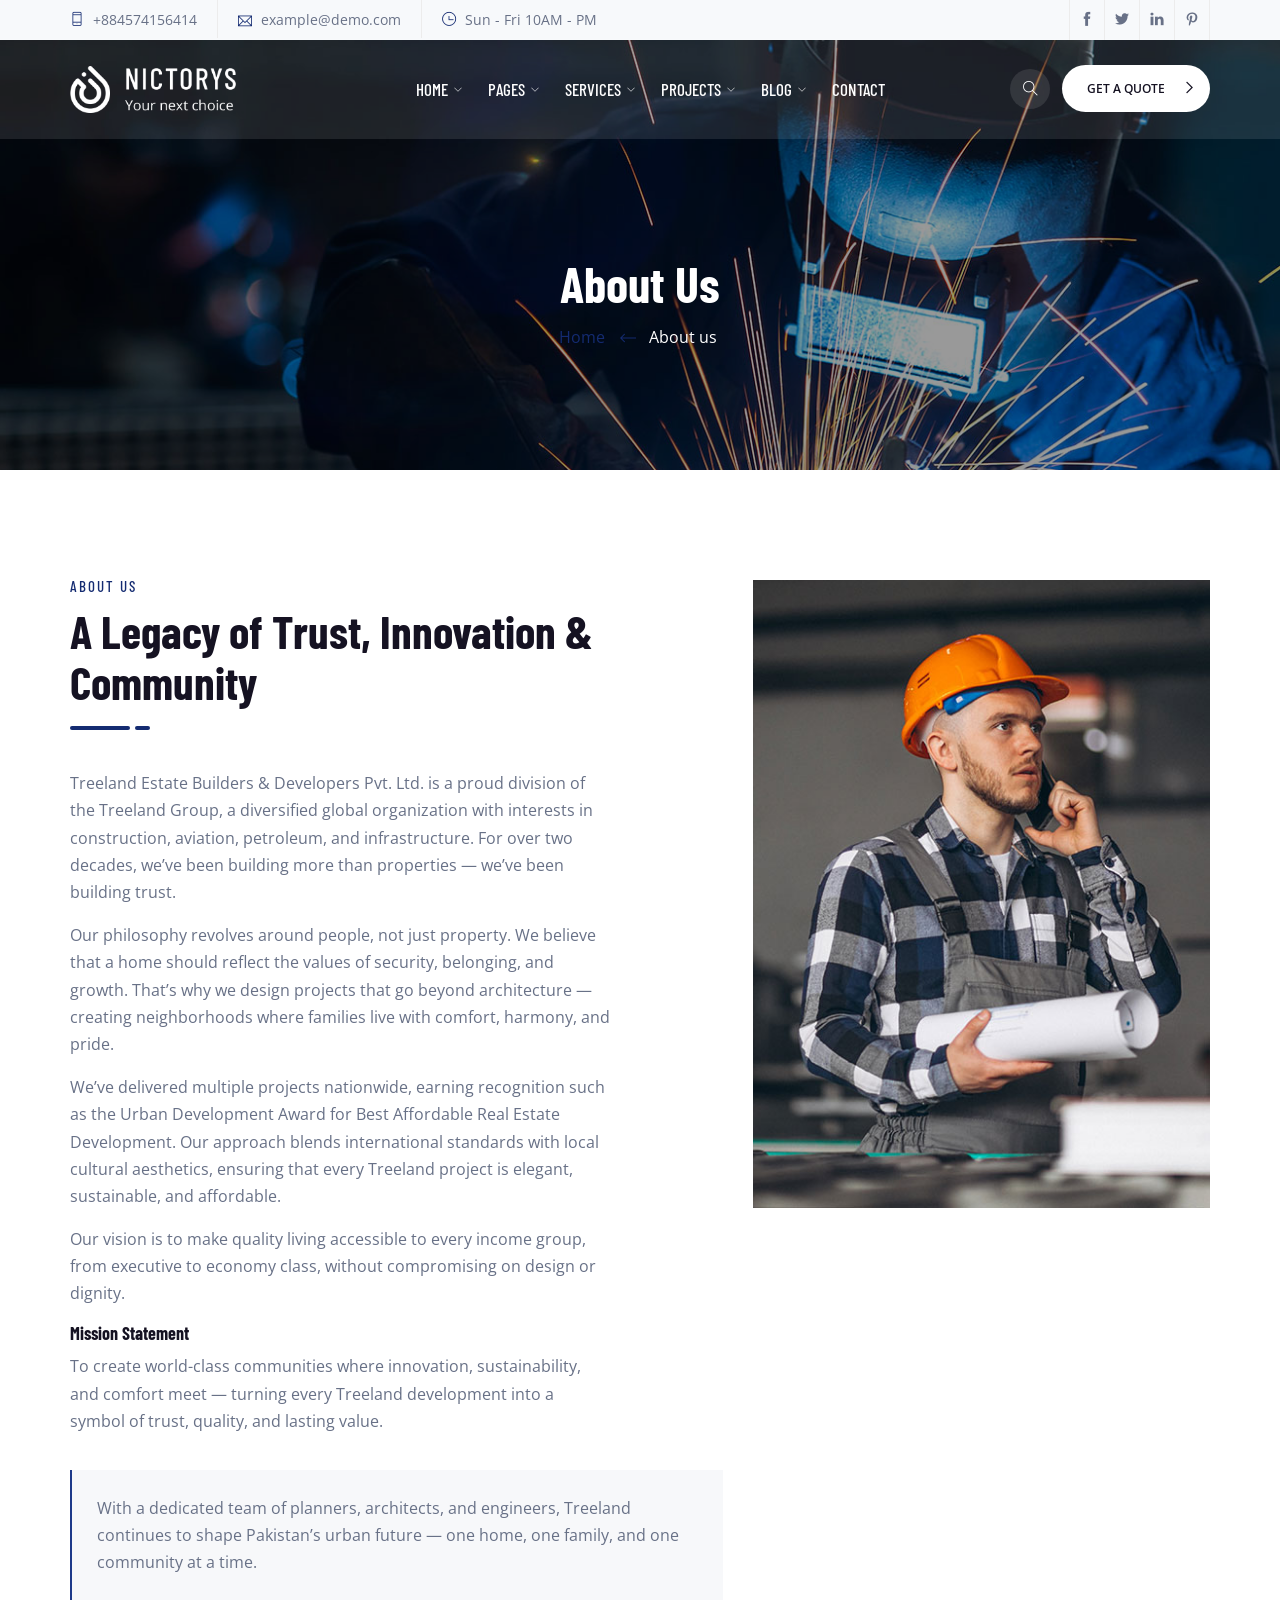
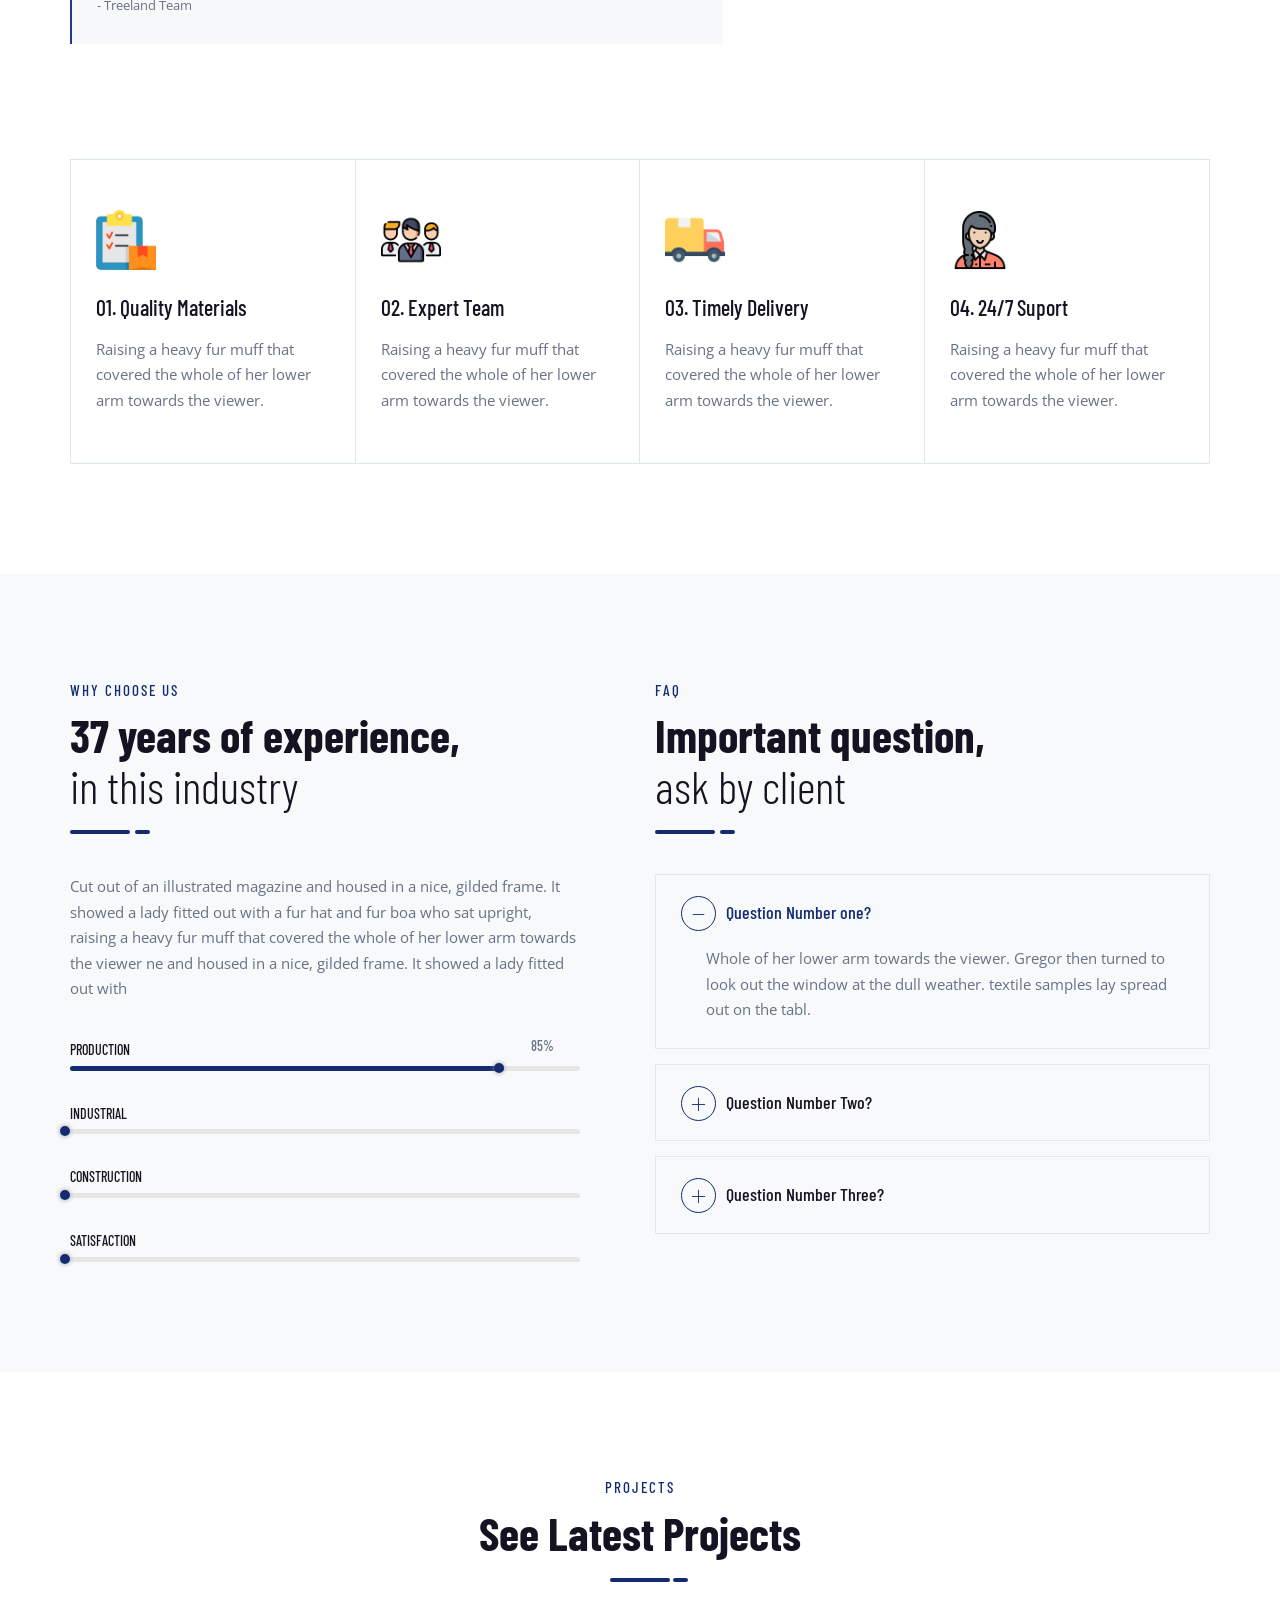
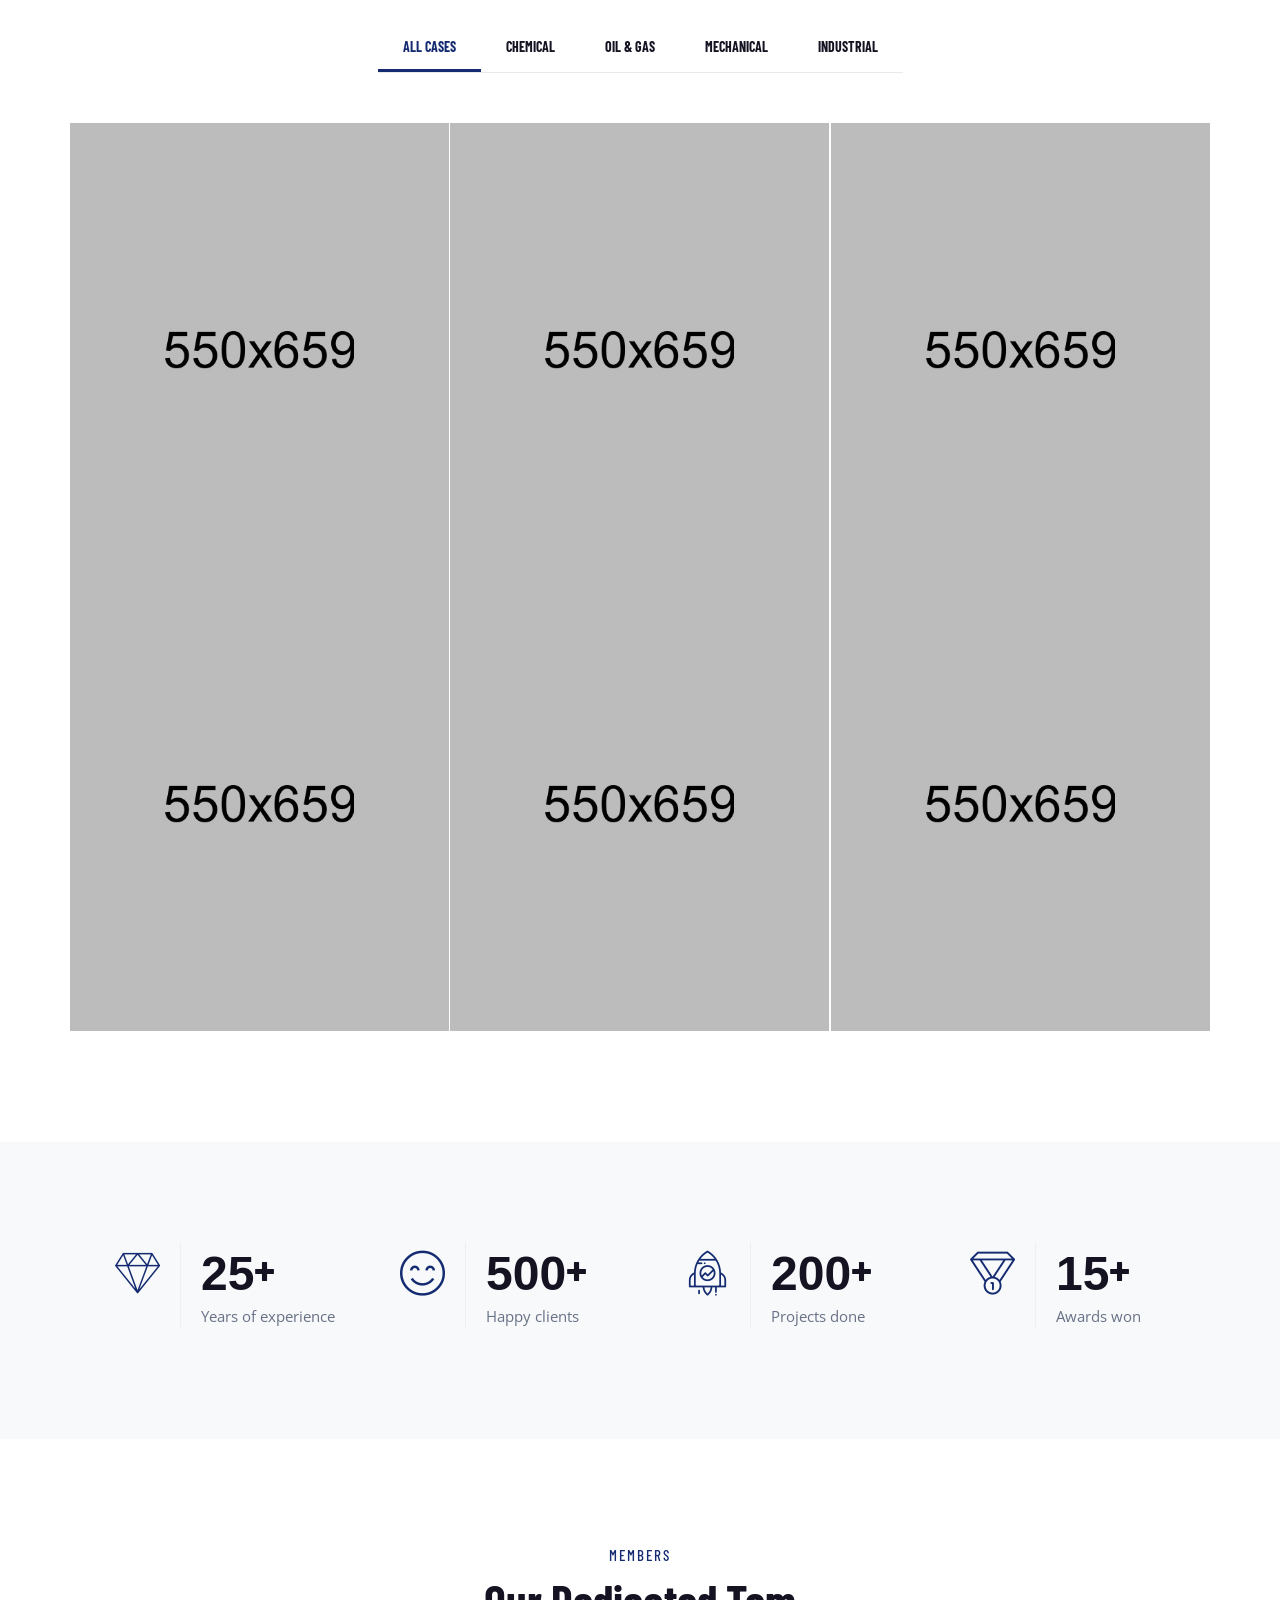
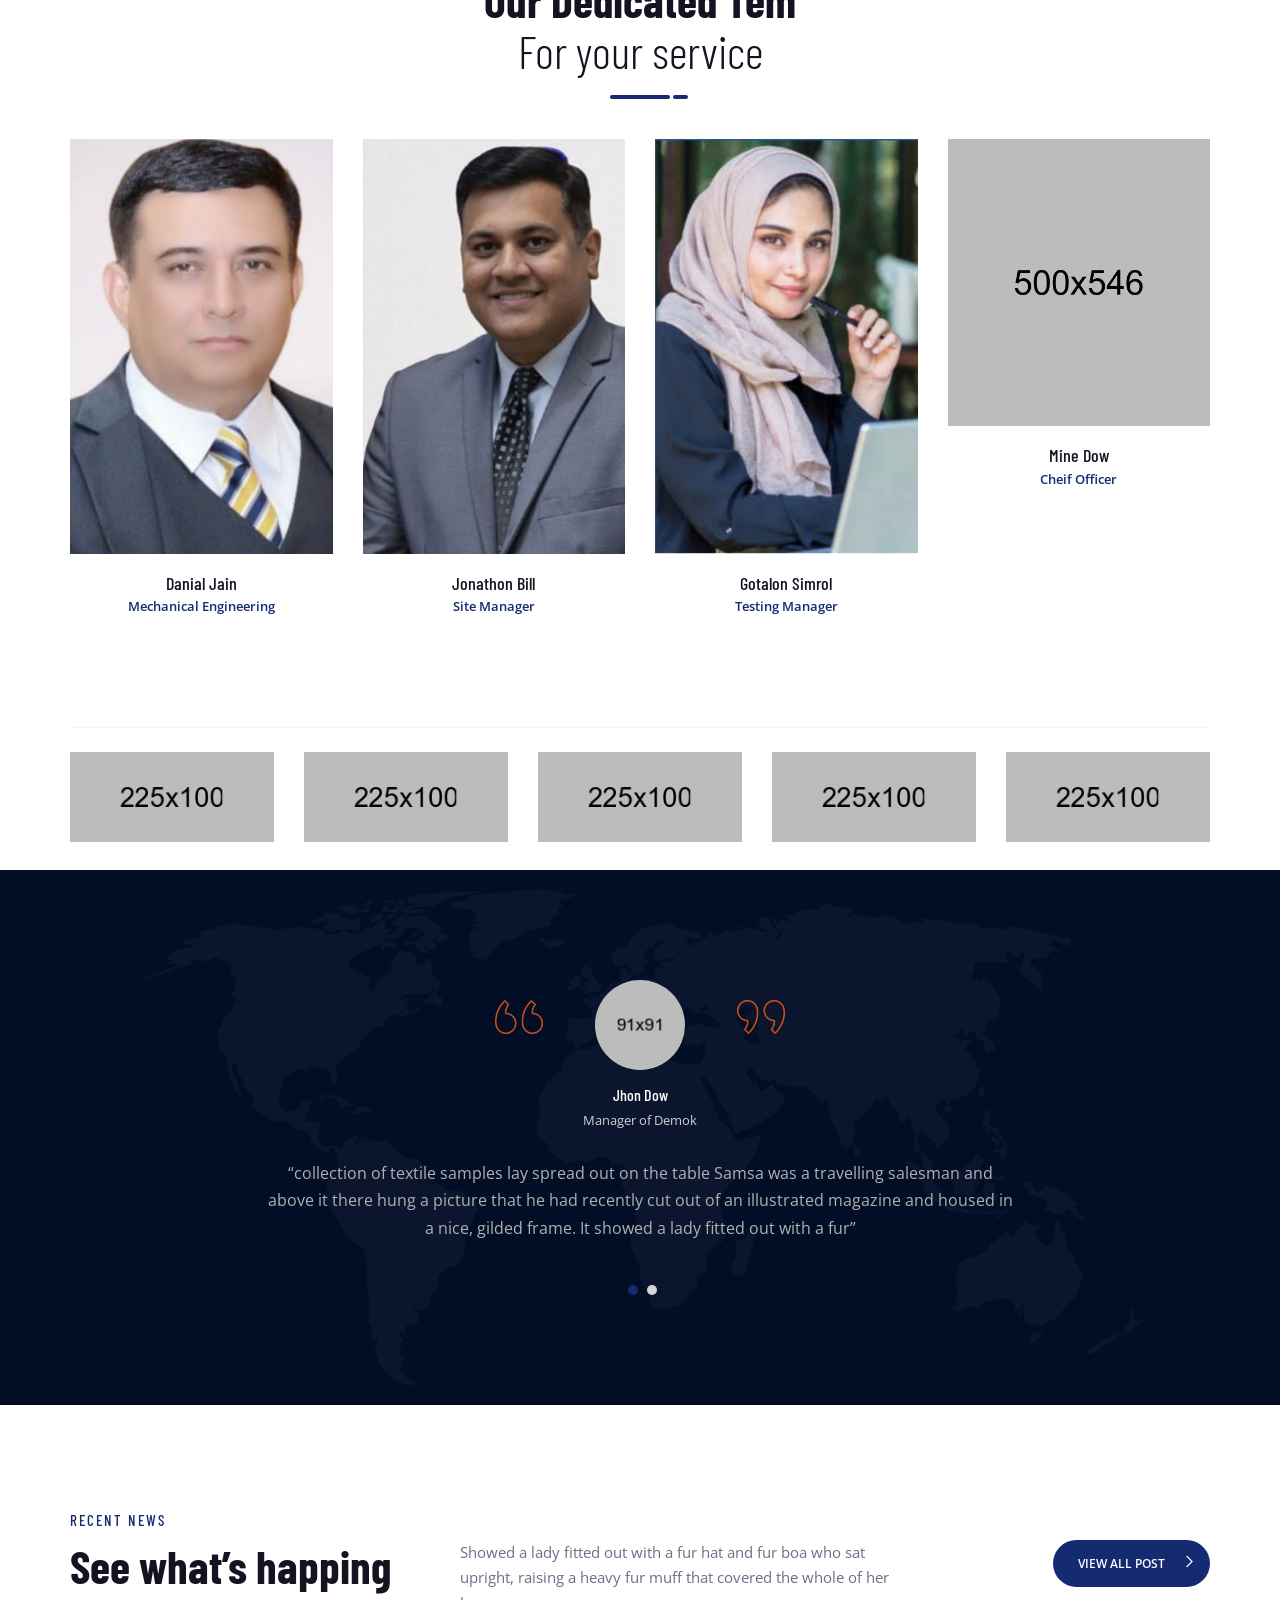
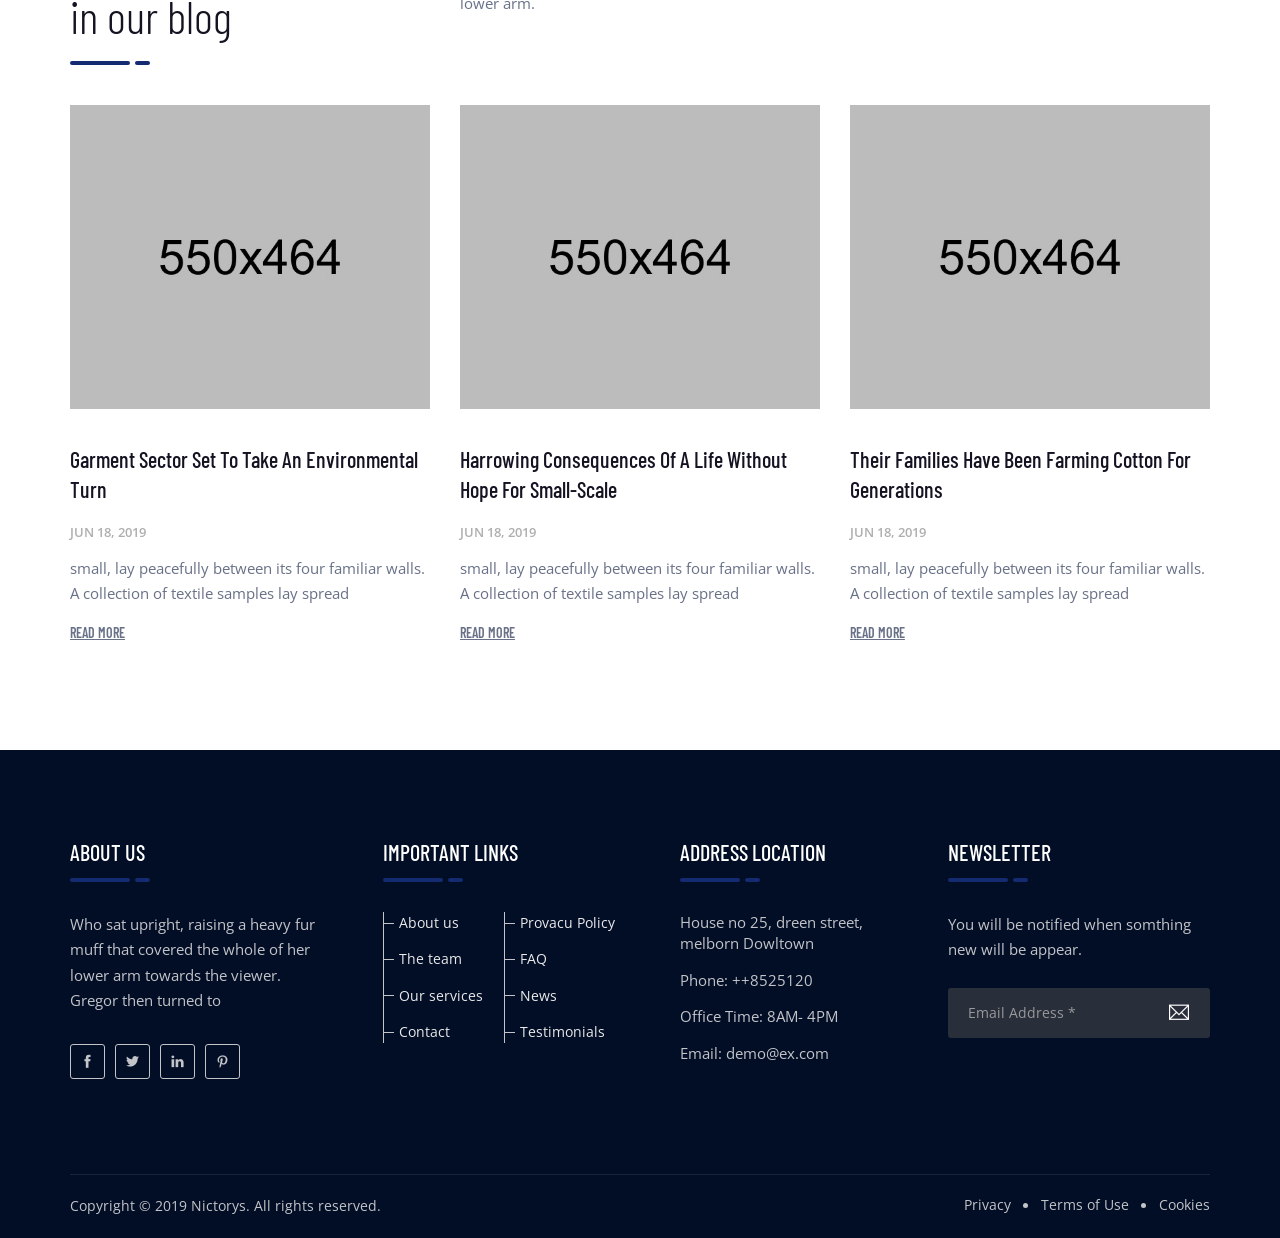
<file: about.html>
<!DOCTYPE html>
<html lang="en">
<head>
    <meta charset="utf-8">
    <meta http-equiv="X-UA-Compatible" content="IE=edge">
    <meta name="viewport" content="width=device-width, initial-scale=1">
    <meta name="author" content="irstheme">

    <title> Nictorys - Factory & Industrial HTML Template </title>
    
    <link href="assets/css/themify-icons.css" rel="stylesheet">
    <link href="assets/css/flaticon.css" rel="stylesheet">
    <link href="assets/css/bootstrap.min.css" rel="stylesheet">
    <link href="assets/css/animate.css" rel="stylesheet">
    <link href="assets/css/owl.carousel.css" rel="stylesheet">
    <link href="assets/css/owl.theme.css" rel="stylesheet">
    <link href="assets/css/slick.css" rel="stylesheet">
    <link href="assets/css/slick-theme.css" rel="stylesheet">
    <link href="assets/css/swiper.min.css" rel="stylesheet">
    <link href="assets/css/owl.transitions.css" rel="stylesheet">
    <link href="assets/css/jquery.fancybox.css" rel="stylesheet">
    <link href="assets/css/odometer-theme-default.css" rel="stylesheet">
    <link href="assets/css/style.css" rel="stylesheet">

    <!-- HTML5 shim and Respond.js for IE8 support of HTML5 elements and media queries -->
    <!--[if lt IE 9]>
    <script src="https://oss.maxcdn.com/html5shiv/3.7.3/html5shiv.min.js"></script>
    <script src="https://oss.maxcdn.com/respond/1.4.2/respond.min.js"></script>
    <![endif]-->

</head>

<body>

    <!-- start page-wrapper -->
    <div class="page-wrapper">

        <!-- start preloader -->
        <div class="preloader">
            <div class="lds-ellipsis">
                <div></div>
                <div></div>
                <div></div>
                <div></div>
            </div>
        </div>
        <!-- end preloader -->

        <!-- Start header -->
        <header id="header" class="site-header header-style-1">
            <div class="topbar">
                <div class="container">
                    <div class="row">
                        <div class="col col-md-9">
                            <div class="contact-info">
                                <ul>
                                    <li><i class="ti-mobile"></i> +884574156414</li>
                                    <li><i class="ti-email"></i> example@demo.com</li>
                                    <li><i class="ti-time"></i> Sun - Fri 10AM - PM</li>
                                </ul>
                            </div>
                        </div>
                        <div class="col col-md-3">
                            <div class="social">
                                <ul>
                                    <li><a href="#"><i class="ti-facebook"></i></a></li>
                                    <li><a href="#"><i class="ti-twitter-alt"></i></a></li>
                                    <li><a href="#"><i class="ti-linkedin"></i></a></li>
                                    <li><a href="#"><i class="ti-pinterest"></i></a></li>
                                </ul>
                            </div>
                        </div>
                    </div>
                </div>
            </div> <!-- end topbar -->
            <nav class="navigation navbar navbar-default">
                <div class="container">
                    <div class="navbar-header">
                        <button type="button" class="open-btn">
                            <span class="sr-only">Toggle navigation</span>
                            <span class="icon-bar"></span>
                            <span class="icon-bar"></span>
                            <span class="icon-bar"></span>
                        </button>
                        <a class="navbar-brand" href="index.html"><img src="assets/images/logo.png" alt></a>
                    </div>
                    <div id="navbar" class="navbar-collapse collapse navbar-right navigation-holder">
                        <button class="close-navbar"><i class="ti-close"></i></button>
                        <ul class="nav navbar-nav">
                            <li class="menu-item-has-children">
                                <a href="#">Home</a>
                                <ul class="sub-menu">
                                    <li><a href="index.html">Home default</a></li>
                                    <li><a href="index-2.html">Home style 2</a></li>
                                    <li><a href="index-3.html">Home style 3</a></li>
                                    <li class="menu-item-has-children">
                                        <a href="#Level3">Third level</a>
                                        <ul class="sub-menu">
                                            <li><a href="#">Level3</a></li>
                                            <li><a href="#">Level3</a></li>
                                            <li><a href="#">Level3</a></li>
                                        </ul>
                                    </li>
                                </ul>
                            </li>
                            <li class="menu-item-has-children">
                                <a href="#">Pages</a>
                                <ul class="sub-menu">
                                    <li><a href="about.html">About</a></li>
                                    <li><a href="testimonials.html">Testimonials</a></li>
                                    <li><a href="team.html">Team</a></li>
                                    <li><a href="faq.html">FAQ</a></li>
                                    <li><a href="404.html">404</a></li>
                                    <li><a href="contact.html">Contact</a></li>
                                </ul>
                            </li>
                            <li class="menu-item-has-children">
                                <a href="#">Services</a>
                                <ul class="sub-menu">
                                    <li><a href="services.html">Services</a></li>
                                    <li><a href="services-s2.html">Services style 2</a></li>
                                    <li><a href="service-single.html">Power & energy</a></li>
                                    <li><a href="mechanical-works.html">Mechanical Works</a></li>
                                    <li><a href="petroleum-refinery.html">Petroleum Refinery</a></li>
                                    <li><a href="oil-gas-industry.html">Oil & Gas Industry</a></li>
                                    <li><a href="logistics-services.html">Logistics Services</a></li>
                                    <li><a href="general-insustry.html">General Insustry</a></li>
                                </ul>
                            </li>
                            <li class="menu-item-has-children">
                                <a href="#">Projects</a>
                                <ul class="sub-menu">
                                    <li><a href="projects.html">Projects</a></li>
                                    <li><a href="projects-s2.html">Projects style 2</a></li>
                                    <li><a href="portfolio-single.html">Project single</a></li>
                                </ul>
                            </li>
                            <li class="menu-item-has-children">
                                <a href="#">Blog</a>
                                <ul class="sub-menu">
                                    <li><a href="blog.html">Blog default</a></li>
                                    <li><a href="blog-left-sidebar.html">Blog left sidebar</a></li>
                                    <li><a href="blog-full-width.html">Blog full width</a></li>
                                    <li class="menu-item-has-children">
                                        <a href="#Level3">Blog single</a>
                                        <ul class="sub-menu">
                                            <li><a href="blog-single.html">Blog single</a></li>
                                            <li><a href="blog-single-left-sidebar.html">Blog single left sidebar</a></li>
                                            <li><a href="blog-single-full-width.html">Blog single full width</a></li>
                                        </ul>
                                    </li>
                                </ul>
                            </li>
                            <li><a href="contact.html">Contact</a></li>
                        </ul>
                    </div><!-- end of nav-collapse -->

                    <div class="search-contact">
                        <div class="header-search-form-wrapper">
                            <button class="search-toggle-btn"><i class="ti-search"></i></button>
                            <div class="header-search-form">
                                <form>
                                    <div>
                                        <input type="text" class="form-control" placeholder="Search here...">
                                        <button type="submit"><i class="ti-search"></i></button>
                                    </div>
                                </form>
                            </div>
                        </div>
                        <div class="contact-btn">
                            <a href="#" class="theme-btn-s2">Get a quote</a>
                        </div>
                    </div>
                </div><!-- end of container -->
            </nav>
        </header>
        <!-- end of header -->


        <!-- start page-title -->
        <section class="page-title">
            <div class="container">
                <div class="row">
                    <div class="col col-xs-12">
                        <h2>About us</h2>
                        <ol class="breadcrumb">
                            <li><a href="index.html">Home</a></li>
                            <li>About us</li>
                        </ol>
                    </div>
                </div> <!-- end row -->
            </div> <!-- end container -->
        </section>        
        <!-- end page-title -->

        
        <!-- start about-us-section -->
        <section class="about-us-section about-us-page-section section-padding p-b-0">
            <div class="container">
                <div class="row">
                    <div class="col col-md-7">
                        <div class="section-title">
                            <span>About Us</span>
                            <h2>A Legacy of Trust, Innovation & Community</h2>
                        </div>
                        <div class="details">
                            <p>Treeland Estate Builders & Developers Pvt. Ltd. is a proud division of the Treeland Group, a diversified global organization with interests in construction, aviation, petroleum, and infrastructure. For over two decades, we’ve been building more than properties — we’ve been building trust.</p>
                            <p>Our philosophy revolves around people, not just property. We believe that a home should reflect the values of security, belonging, and growth. That’s why we design projects that go beyond architecture — creating neighborhoods where families live with comfort, harmony, and pride.</p>
                            <p>We’ve delivered multiple projects nationwide, earning recognition such as the Urban Development Award for Best Affordable Real Estate Development. Our approach blends international standards with local cultural aesthetics, ensuring that every Treeland project is elegant, sustainable, and affordable.</p>
                            <p>Our vision is to make quality living accessible to every income group, from executive to economy class, without compromising on design or dignity.</p>
                            <h4>Mission Statement</h4>
                            <p>To create world-class communities where innovation, sustainability, and comfort meet — turning every Treeland development into a symbol of trust, quality, and lasting value.</p>
                        </div>
                        <div class="ceo-quote">
                            <blockquote>
                                With a dedicated team of planners, architects, and engineers, Treeland continues to shape Pakistan’s urban future — one home, one family, and one community at a time.
                                <span>- Treeland Team</span>
                            </blockquote>
                        </div>
                    </div>
                    <div class="col col-md-5">
                        <div class="img-holder about-image">
                            <img src="assets/images/about-s2.jpg" alt>
                        </div>
                    </div>
                </div>
            </div> <!-- end container -->
        </section>
        <!-- end about-us-section -->


        <!-- start features-section-s2 -->
        <section class="features-section-s2 about-us-page-feature">
            <div class="container">
                <div class="row">
                    <div class="col col-xs-12">
                        <div class="feature-grids clearfix">
                            <div class="grid">
                                <div class="img-holder">
                                    <img src="assets/images/features/01.png" alt>
                                </div>
                                <h3>01. Quality Materials</h3>
                                <p>Raising a heavy fur muff that covered the whole of her lower arm towards the viewer. </p>
                            </div>
                            <div class="grid">
                                <div class="img-holder">
                                    <img src="assets/images/features/02.png" alt>
                                </div>
                                <h3>02. Expert Team</h3>
                                <p>Raising a heavy fur muff that covered the whole of her lower arm towards the viewer. </p>
                            </div>
                            <div class="grid">
                                <div class="img-holder">
                                    <img src="assets/images/features/03.png" alt>
                                </div>
                                <h3>03. Timely Delivery</h3>
                                <p>Raising a heavy fur muff that covered the whole of her lower arm towards the viewer. </p>
                            </div>
                            <div class="grid">
                                <div class="img-holder">
                                    <img src="assets/images/features/04.png" alt>
                                </div>
                                <h3>04. 24/7 Suport</h3>
                                <p>Raising a heavy fur muff that covered the whole of her lower arm towards the viewer. </p>
                            </div>
                        </div>
                    </div>
                </div>
            </div> <!-- end container -->
        </section>
        <!-- end features-section-s2 -->


        <!-- start why-choose-us-section -->
        <section class="why-choose-us-section why-choose-faq-section section-padding">
            <div class="container">
                <div class="row">
                    <div class="col col-md-6">
                        <div class="inner-area">
                            <div class="section-title">
                                <span>Why Choose us</span>
                                <h2>37 years of experience, <span>in this industry</span></h2>
                            </div>
                            <div class="details">
                                <p>Cut out of an illustrated magazine and housed in a nice, gilded frame. It showed a lady fitted out with a fur hat and fur boa who sat upright, raising a heavy fur muff that covered the whole of her lower arm towards the viewer ne and housed in a nice, gilded frame. It showed a lady fitted out with</p>
                                <div class="skills">
                                    <div class="skill">
                                        <h6>Production</h6>
                                        <div class="progress">
                                            <div class="progress-bar" data-percent="85"></div>
                                        </div>
                                    </div>
                                    <div class="skill">
                                        <h6>Industrial</h6>
                                        <div class="progress">
                                            <div class="progress-bar" data-percent="95"></div>
                                        </div>
                                    </div>
                                    <div class="skill">
                                        <h6>Construction</h6>
                                        <div class="progress">
                                            <div class="progress-bar" data-percent="92"></div>
                                        </div>
                                    </div>
                                    <div class="skill">
                                        <h6>Satisfaction</h6>
                                        <div class="progress">
                                            <div class="progress-bar" data-percent="95"></div>
                                        </div>
                                    </div>
                                </div>                        
                            </div>                        
                        </div>
                    </div>
                    <div class="col col-md-6">
                        <div class="section-title">
                            <span>FAQ</span>
                            <h2>Important question, <span>ask by client</span></h2>
                        </div>
                        <div class="faq-section">
                            <div class="panel-group faq-accordion theme-accordion-s1" id="accordion">
                                <div class="panel panel-default">
                                    <div class="panel-heading">
                                        <a data-toggle="collapse" data-parent="#accordion" href="#collapse-1" aria-expanded="true">Question Number one?</a>
                                    </div>
                                    <div id="collapse-1" class="panel-collapse collapse in">
                                        <div class="panel-body">
                                            <p>Whole of her lower arm towards the viewer. Gregor then turned to look out the window at the dull weather. textile samples lay spread out on the tabl.</p>
                                        </div>
                                    </div>
                                </div>

                                <div class="panel panel-default">
                                    <div class="panel-heading">
                                        <a class="collapsed" data-toggle="collapse" data-parent="#accordion" href="#collapse-2">Question Number Two?</a>
                                    </div>
                                    <div id="collapse-2" class="panel-collapse collapse">
                                        <div class="panel-body">
                                            <p>Whole of her lower arm towards the viewer. Gregor then turned to look out the window at the dull weather. textile samples lay spread out on the tabl.</p>
                                        </div>
                                    </div>
                                </div>

                                <div class="panel panel-default">
                                    <div class="panel-heading">
                                        <a class="collapsed" data-toggle="collapse" data-parent="#accordion" href="#collapse-3">Question Number Three?</a>
                                    </div>
                                    <div id="collapse-3" class="panel-collapse collapse">
                                        <div class="panel-body">
                                            <p>Whole of her lower arm towards the viewer. Gregor then turned to look out the window at the dull weather. textile samples lay spread out on the tabl.</p>
                                        </div>
                                    </div>
                                </div>
                            </div>
                        </div>
                    </div>
                </div>
            </div>
        </section>
        <!-- end why-choose-us-section -->


        <!-- start latest-projects-section -->
        <section class="latest-projects-section section-padding">
            <div class="container">
                <div class="row">
                    <div class="col col-lg-4 col-lg-offset-4 col-sm-6 col-sm-offset-3">
                        <div class="section-title-s3">
                            <span>Projects</span>
                            <h2>See Latest Projects</h2>
                        </div>                        
                    </div>
                </div>
                <div class="row">
                    <div class="col col-xs-12 sortable-gallery">
                        <div class="gallery-filters">
                            <ul>
                                <li><a data-filter="*" href="#" class="current">All Cases</a></li>
                                <li><a data-filter=".chemical" href="#">Chemical</a></li>
                                <li><a data-filter=".oil" href="#">Oil & Gas</a></li>
                                <li><a data-filter=".mechanical" href="#">mechanical</a></li>
                                <li><a data-filter=".industrial" href="#">industrial</a></li>
                            </ul>
                        </div>
                        <div class="gallery-container project-grids">
                            <div class="grid chemical">
                                <div class="inner">
                                    <div class="img-holder">
                                        <img src="assets/images/latest-projects/img-1.jpg" alt>
                                    </div>
                                    <div class="details">
                                        <div class="arrow"><a href="#"><i class="fi flaticon-next"></i></a></div>
                                        <div class="info">
                                            <h3><a href="#">Asian Industrial Project</a></h3>
                                            <p class="cat">Industry, Corporate</p>
                                        </div>
                                    </div>
                                </div>
                            </div>
                            <div class="grid eudcation oil">
                                <div class="inner">
                                    <div class="img-holder">
                                        <img src="assets/images/latest-projects/img-2.jpg" alt>
                                    </div>
                                    <div class="details">
                                        <div class="arrow"><a href="#"><i class="fi flaticon-next"></i></a></div>
                                        <div class="info">
                                            <h3><a href="#">Asian Industrial Project</a></h3>
                                            <p class="cat">Industry, Corporate</p>
                                        </div>
                                    </div>
                                </div>
                            </div>
                            <div class="grid oil eudcation">
                                <div class="inner">
                                    <div class="img-holder">
                                        <img src="assets/images/latest-projects/img-3.jpg" alt>
                                    </div>
                                    <div class="details">
                                        <div class="arrow"><a href="#"><i class="fi flaticon-next"></i></a></div>
                                        <div class="info">
                                            <h3><a href="#">Asian Industrial Project</a></h3>
                                            <p class="cat">Industry, Corporate</p>
                                        </div>
                                    </div>
                                </div>
                            </div>
                            <div class="grid chemical mechanical">
                                <div class="inner">
                                    <div class="img-holder">
                                        <img src="assets/images/latest-projects/img-4.jpg" alt>
                                    </div>
                                    <div class="details">
                                        <div class="arrow"><a href="#"><i class="fi flaticon-next"></i></a></div>
                                        <div class="info">
                                            <h3><a href="#">Asian Industrial Project</a></h3>
                                            <p class="cat">Industry, Corporate</p>
                                        </div>
                                    </div>
                                </div>
                            </div>
                            <div class="grid oil industrial">
                                <div class="inner">
                                    <div class="img-holder">
                                        <img src="assets/images/latest-projects/img-5.jpg" alt>
                                    </div>
                                    <div class="details">
                                        <div class="arrow"><a href="#"><i class="fi flaticon-next"></i></a></div>
                                        <div class="info">
                                            <h3><a href="#">Asian Industrial Project</a></h3>
                                            <p class="cat">Industry, Corporate</p>
                                        </div>
                                    </div>
                                </div>
                            </div>
                            <div class="grid mechanical industrial">
                                <div class="inner">
                                    <div class="img-holder">
                                        <img src="assets/images/latest-projects/img-6.jpg" alt>
                                    </div>
                                    <div class="details">
                                        <div class="arrow"><a href="#"><i class="fi flaticon-next"></i></a></div>
                                        <div class="info">
                                            <h3><a href="#">Asian Industrial Project</a></h3>
                                            <p class="cat">Industry, Corporate</p>
                                        </div>
                                    </div>
                                </div>
                            </div>
                        </div>
                    </div>
                </div>
            </div> <!-- end container -->
        </section>
        <!-- end latest-projects-section -->


        <!-- start fun-fact-section -->
        <section class="fun-fact-section">
            <div class="container">
                <div class="row">
                    <div class="col col-xs-12">
                        <div class="fun-fact-grids clearfix">
                            <div class="grid">
                                <div class="icon">
                                    <div class="fi flaticon-diamond"></div>
                                </div>
                                <div class="info">
                                    <h3><span class="odometer" data-count="25">00</span>+</h3>
                                    <p>Years of experience</p>
                                </div>
                            </div>
                            <div class="grid">
                                <div class="icon">
                                    <div class="fi flaticon-happiness"></div>
                                </div>
                                <div class="info">
                                    <h3><span class="odometer" data-count="500">00</span>+</h3>
                                    <p>Happy clients</p>
                                </div>
                            </div>
                            <div class="grid">
                                <div class="icon">
                                    <div class="fi flaticon-start"></div>
                                </div>
                                <div class="info">
                                    <h3><span class="odometer" data-count="200">00</span>+</h3>
                                    <p>Projects done</p>
                                </div>
                            </div>
                            <div class="grid">
                                <div class="icon">
                                    <div class="fi flaticon-medal"></div>
                                </div>
                                <div class="info">
                                    <h3><span class="odometer" data-count="15">00</span>+</h3>
                                    <p>Awards won</p>
                                </div>
                            </div>
                        </div>
                    </div>
                </div>
            </div> <!-- end container -->
        </section>
        <!-- end fun-fact-section -->


        <!-- start team-section -->
        <section class="team-section section-padding">
            <div class="container">
                <div class="row">
                    <div class="col col-lg-4 col-lg-offset-4 col-sm-6 col-sm-offset-3">
                        <div class="section-title-s4">
                            <span>Members</span>
                            <h2>Our Dedicated Tem <span>For your service</span></h2>
                        </div>                        
                    </div>
                </div>
                <div class="row">
                    <div class="col col-xs-12">
                        <div class="team-grids">
                            <div class="grid">
                                <div class="img-social">
                                    <div class="img-holder">
                                        <img src="assets/images/team/img-1.jpg" alt>
                                    </div>
                                    <div class="social">
                                        <ul>
                                            <li><a href="#"><i class="ti-facebook"></i></a></li>
                                            <li><a href="#"><i class="ti-twitter-alt"></i></a></li>
                                            <li><a href="#"><i class="ti-linkedin"></i></a></li>
                                            <li><a href="#"><i class="ti-pinterest"></i></a></li>
                                        </ul>
                                    </div>
                                </div>
                                <div class="details">
                                    <h3>Danial Jain</h3>
                                    <span>Mechanical Engineering</span>
                                </div>
                            </div>
                            <div class="grid">
                                <div class="img-social">
                                    <div class="img-holder">
                                        <img src="assets/images/team/img-2.jpg" alt>
                                    </div>
                                    <div class="social">
                                        <ul>
                                            <li><a href="#"><i class="ti-facebook"></i></a></li>
                                            <li><a href="#"><i class="ti-twitter-alt"></i></a></li>
                                            <li><a href="#"><i class="ti-linkedin"></i></a></li>
                                            <li><a href="#"><i class="ti-pinterest"></i></a></li>
                                        </ul>
                                    </div>
                                </div>
                                <div class="details">
                                    <h3>Jonathon Bill</h3>
                                    <span>Site Manager</span>
                                </div>
                            </div>
                            <div class="grid">
                                <div class="img-social">
                                    <div class="img-holder">
                                        <img src="assets/images/team/img-3.jpg" alt>
                                    </div>
                                    <div class="social">
                                        <ul>
                                            <li><a href="#"><i class="ti-facebook"></i></a></li>
                                            <li><a href="#"><i class="ti-twitter-alt"></i></a></li>
                                            <li><a href="#"><i class="ti-linkedin"></i></a></li>
                                            <li><a href="#"><i class="ti-pinterest"></i></a></li>
                                        </ul>
                                    </div>
                                </div>
                                <div class="details">
                                    <h3>Gotalon Simrol</h3>
                                    <span>Testing Manager</span>
                                </div>
                            </div>
                            <div class="grid">
                                <div class="img-social">
                                    <div class="img-holder">
                                        <img src="assets/images/team/img-5.jpg" alt>
                                    </div>
                                    <div class="social">
                                        <ul>
                                            <li><a href="#"><i class="ti-facebook"></i></a></li>
                                            <li><a href="#"><i class="ti-twitter-alt"></i></a></li>
                                            <li><a href="#"><i class="ti-linkedin"></i></a></li>
                                            <li><a href="#"><i class="ti-pinterest"></i></a></li>
                                        </ul>
                                    </div>
                                </div>
                                <div class="details">
                                    <h3>Mine Dow</h3>
                                    <span>Cheif Officer</span>
                                </div>
                            </div>
                        </div>
                    </div>
                </div>
            </div> <!-- end container -->
        </section>
        <!-- end team-section -->

        
        <!-- start partners-section -->
        <section class="partners-section">
            <h2 class="hidden">Partners</h2>
            <div class="container">
                <div class="row">
                    <div class="col col-xs-12">
                        <div class="partner-grids partners-slider">
                            <div class="grid">
                                <img src="assets/images/partners/img-1.jpg" alt>
                            </div>
                            <div class="grid">
                                <img src="assets/images/partners/img-2.jpg" alt>
                            </div>
                            <div class="grid">
                                <img src="assets/images/partners/img-3.jpg" alt>
                            </div>
                            <div class="grid">
                                <img src="assets/images/partners/img-4.jpg" alt>
                            </div>
                            <div class="grid">
                                <img src="assets/images/partners/img-5.jpg" alt>
                            </div>
                        </div>
                    </div>
                </div>
                <div class="separator"></div>
            </div> <!-- end container -->
        </section>
        <!-- end partners-section -->


        <!-- start testimonials-section -->
        <section class="testimonials-section section-padding">
            <div class="container">
                <div class="row">
                    <div class="col col-xs-12">
                        <div class="testimonial-grids testimonials-slider">
                            <div class="grid">
                                <div class="client-info">
                                    <div class="client-pic">
                                        <img src="assets/images/testimonials/img-1.jpg" alt>
                                    </div>
                                    <h4>Jhon Dow</h4>
                                    <span>Manager of Demok</span>
                                </div>
                                <div class="client-quote">
                                    <p>“collection of textile samples lay spread out on the table Samsa was a travelling salesman and above it there hung a picture that he had recently cut out of an illustrated magazine and housed in a nice, gilded frame. It showed a lady fitted out with a fur”</p>
                                </div>
                            </div>
                            <div class="grid">
                                <div class="client-info">
                                    <div class="client-pic">
                                        <img src="assets/images/testimonials/img-2.jpg" alt>
                                    </div>
                                    <h4>Jhon Dow</h4>
                                    <span>Manager of Demok</span>
                                </div>
                                <div class="client-quote">
                                    <p>“collection of textile samples lay spread out on the table Samsa was a travelling salesman and above it there hung a picture that he had recently cut out of an illustrated magazine and housed in a nice, gilded frame. It showed a lady fitted out with a fur”</p>
                                </div>
                            </div>
                        </div>
                    </div>
                </div>
            </div> <!-- end container -->
        </section>
        <!-- end testimonials-section -->


        <!-- start blog-section -->
        <section class="blog-section section-padding">
            <div class="container">
                <div class="row">
                    <div class="col col-md-4">
                        <div class="section-title">
                            <span>Recent news</span>
                            <h2>See what’s happing <span>in our blog</span></h2>
                        </div>
                    </div>
                    <div class="col col-md-5">
                        <div class="title-text">
                            <p>Showed a lady fitted out with a fur hat and fur boa who sat upright, raising a heavy fur muff that covered the whole of her lower arm.</p>
                        </div>
                    </div>
                    <div class="col col-md-3">
                        <div class="view-all">
                            <a href="#" class="theme-btn">View all post</a>
                        </div>
                    </div>
                </div>
                <div class="row">
                    <div class="col col-xs-12">
                        <div class="blog-grids">
                            <div class="grid">
                                <div class="entry-media">
                                    <img src="assets/images/blog/img-1.jpg" alt>
                                </div>
                                <div class="details">
                                    <h3><a href="#">Garment sector set to take an environmental turn</a></h3>
                                    <p class="date">Jun 18, 2019</p>
                                    <p>small, lay peacefully between its four familiar walls. A collection of textile samples lay spread</p>
                                    <a href="#" class="more">Read more</a>
                                </div>
                            </div>
                            <div class="grid">
                                <div class="entry-media">
                                    <img src="assets/images/blog/img-2.jpg" alt>
                                </div>
                                <div class="details">
                                    <h3><a href="#">Harrowing consequences of a life without hope for small-scale</a></h3>
                                    <p class="date">Jun 18, 2019</p>
                                    <p>small, lay peacefully between its four familiar walls. A collection of textile samples lay spread</p>
                                    <a href="#" class="more">Read more</a>
                                </div>
                            </div>
                            <div class="grid">
                                <div class="entry-media">
                                    <img src="assets/images/blog/img-3.jpg" alt>
                                </div>
                                <div class="details">
                                    <h3><a href="#">Their families have been farming cotton for generations</a></h3>
                                    <p class="date">Jun 18, 2019</p>
                                    <p>small, lay peacefully between its four familiar walls. A collection of textile samples lay spread</p>
                                    <a href="#" class="more">Read more</a>
                                </div>
                            </div>
                        </div>
                    </div>
                </div>
            </div> <!-- end container -->
        </section>
        <!-- end blog-section -->


        <!-- start site-footer -->
        <footer class="site-footer">
            <div class="upper-footer">
                <div class="container">
                    <div class="row">
                        <div class="col col-lg-3 col-md-3 col-sm-6">
                            <div class="widget about-widget">
                                <div class="logo widget-title">
                                    <h3>About us</h3>
                                </div>
                                <p>Who sat upright, raising a heavy fur muff that covered the whole of her lower arm towards the viewer. Gregor then turned to</p>
                                <div class="social">
                                    <ul>
                                        <li><a href="#"><i class="ti-facebook"></i></a></li>
                                        <li><a href="#"><i class="ti-twitter-alt"></i></a></li>
                                        <li><a href="#"><i class="ti-linkedin"></i></a></li>
                                        <li><a href="#"><i class="ti-pinterest"></i></a></li>
                                    </ul>
                                </div>
                            </div>
                        </div>
                        <div class="col col-lg-3 col-md-3 col-sm-6">
                            <div class="widget link-widget">
                                <div class="widget-title">
                                    <h3>Important Links</h3>
                                </div>
                                <ul>
                                    <li><a href="#">About us</a></li>
                                    <li><a href="#">The team</a></li>
                                    <li><a href="#">Our services</a></li>
                                    <li><a href="#">Contact</a></li>
                                </ul>
                                <ul>
                                    <li><a href="#">Provacu Policy</a></li>
                                    <li><a href="#">FAQ</a></li>
                                    <li><a href="#">News</a></li>
                                    <li><a href="#">Testimonials</a></li>
                                </ul>
                            </div>
                        </div>
                        <div class="col col-lg-3 col-md-3 col-sm-6">
                            <div class="widget contact-widget service-link-widget">
                                <div class="widget-title">
                                    <h3>Address Location</h3>
                                </div>
                                <ul>
                                    <li>House no 25, dreen street, melborn Dowltown</li>
                                    <li>Phone:  ++8525120</li>
                                    <li>Office Time: 8AM- 4PM</li>
                                    <li>Email: demo@ex.com</li>
                                </ul>
                            </div>
                        </div>
                        <div class="col col-lg-3 col-md-3 col-sm-6">
                            <div class="widget newsletter-widget">
                                <div class="widget-title">
                                    <h3>Newsletter</h3>
                                </div>
                                <p>You will be notified when somthing new will be appear.</p>
                                <form>
                                    <div class="input-1">
                                        <input type="email" class="form-control" placeholder="Email Address *" required>
                                    </div>
                                    <div class="submit clearfix">
                                        <button type="submit"><i class="ti-email"></i></button>
                                    </div>
                                </form>
                            </div>
                        </div>
                    </div>
                </div> <!-- end container -->
            </div>
            <div class="lower-footer">
                <div class="container">
                    <div class="row">
                        <div class="separator"></div>
                        <div class="col col-xs-12">
                            <p class="copyright">Copyright &copy; 2019 Nictorys. All rights reserved.</p>
                            <div class="short-links">
                                <ul>
                                    <li><a href="#">Privacy</a></li>
                                    <li><a href="#">Terms of Use</a></li>
                                    <li><a href="#">Cookies</a></li>
                                </ul>
                            </div>
                        </div>
                    </div>
                </div>
            </div>
        </footer>
        <!-- end site-footer -->

    </div>
    <!-- end of page-wrapper -->



    <!-- All JavaScript files
    ================================================== -->
    <script src="assets/js/jquery.min.js"></script>
    <script src="assets/js/bootstrap.min.js"></script>

    <!-- Plugins for this template -->
    <script src="assets/js/jquery-plugin-collection.js"></script>

    <!-- Custom script for this template -->
    <script src="assets/js/script.js"></script>
</body>
</html>
</file>
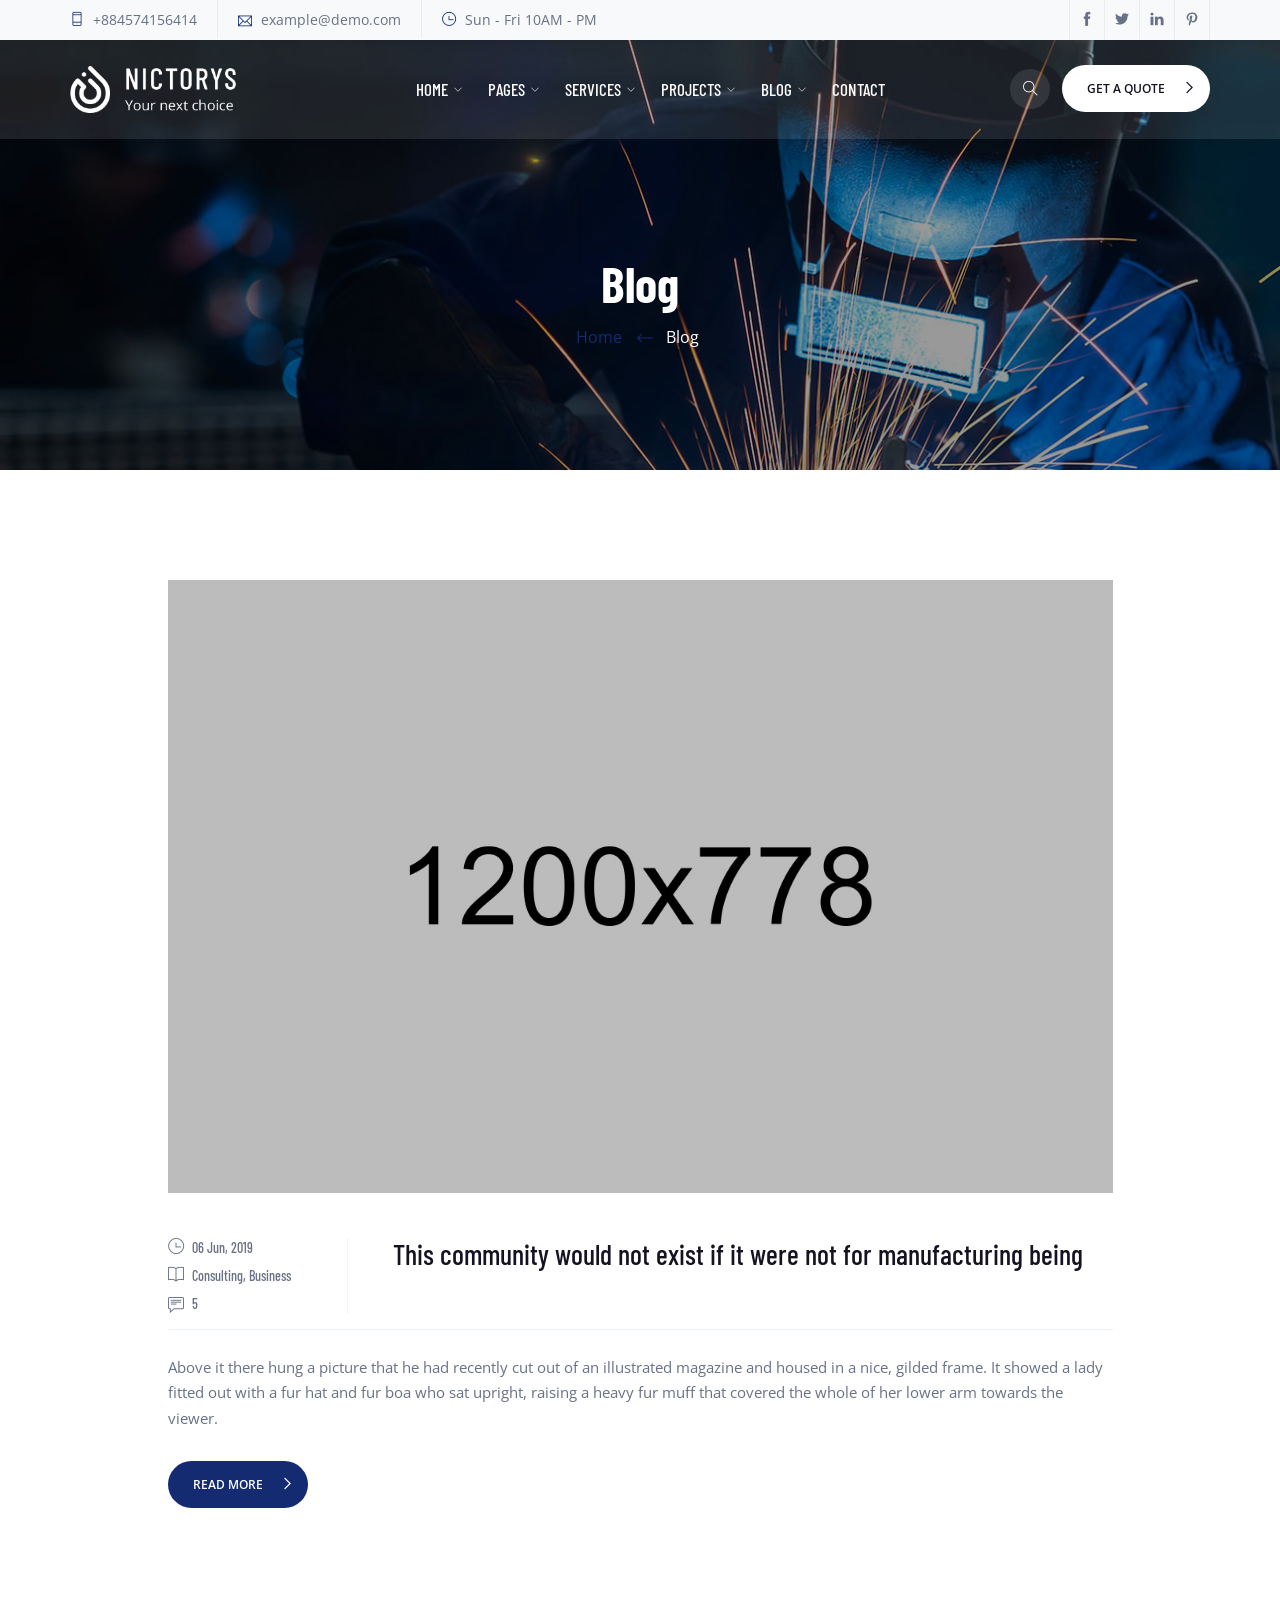
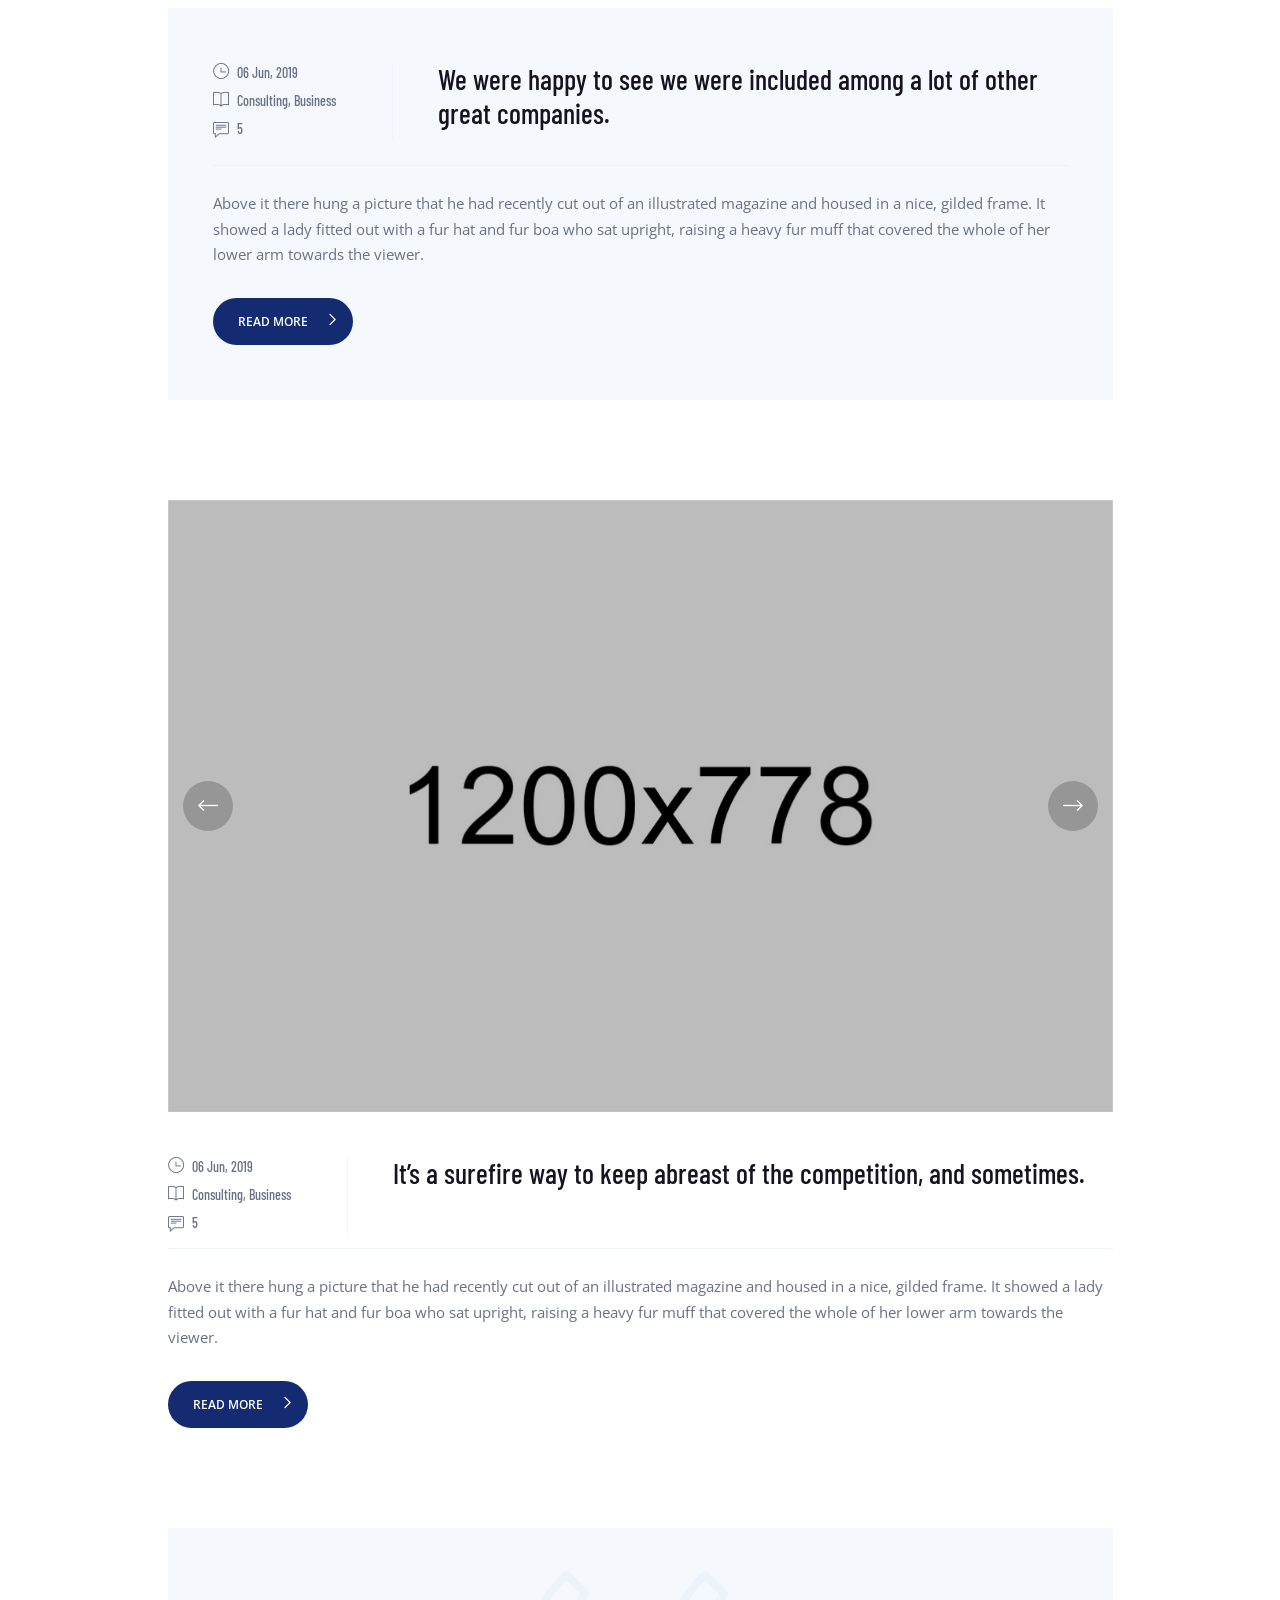
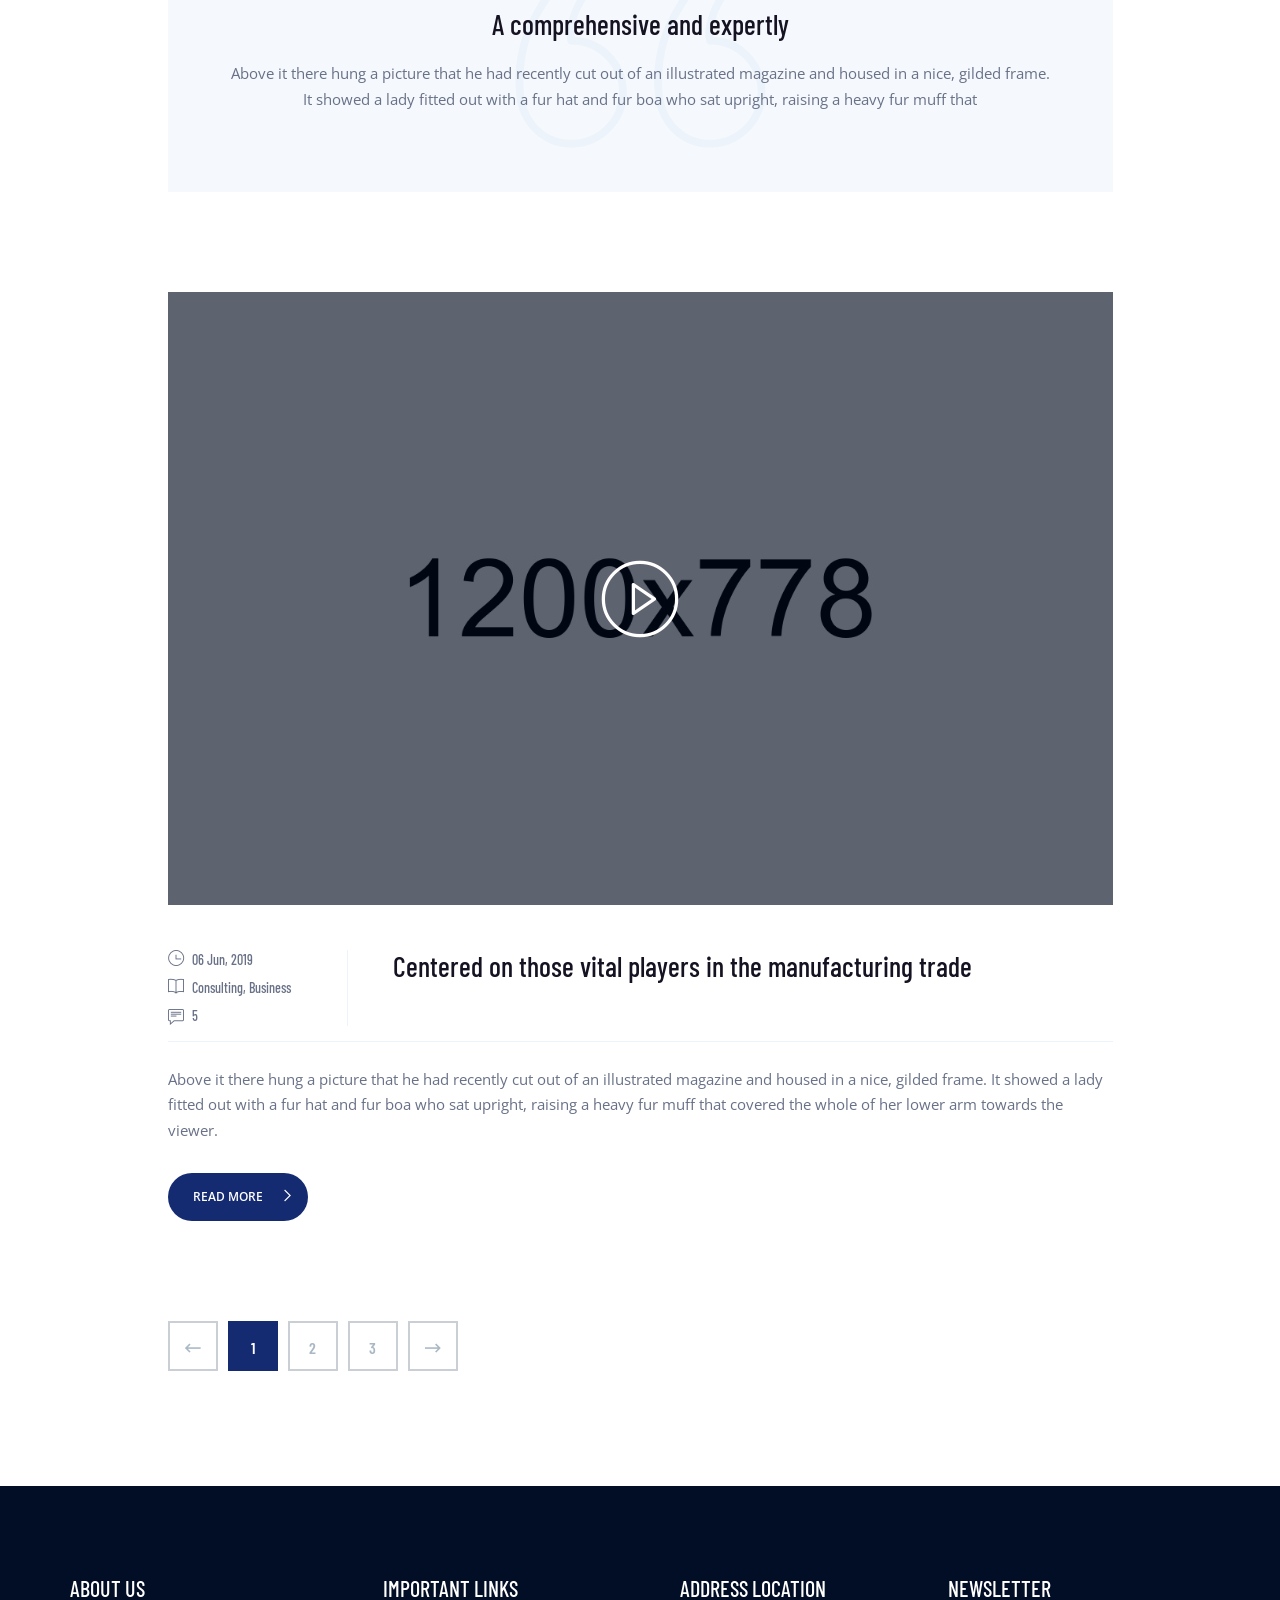
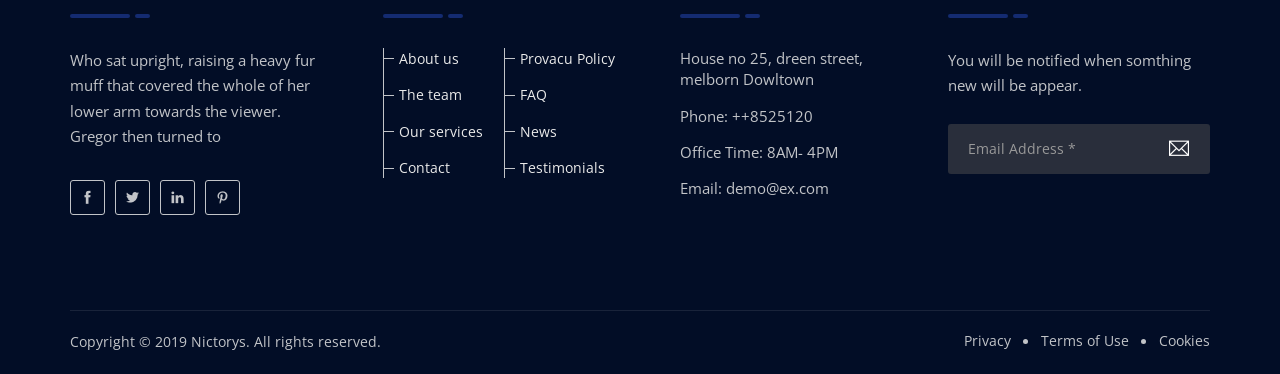
<file: blog-full-width.html>
<!DOCTYPE html>
<html lang="en">
<head>
    <meta charset="utf-8">
    <meta http-equiv="X-UA-Compatible" content="IE=edge">
    <meta name="viewport" content="width=device-width, initial-scale=1">
    <meta name="author" content="irstheme">

    <title> Nictorys - Factory & Industrial HTML Template </title>
    
    <link href="assets/css/themify-icons.css" rel="stylesheet">
    <link href="assets/css/flaticon.css" rel="stylesheet">
    <link href="assets/css/bootstrap.min.css" rel="stylesheet">
    <link href="assets/css/animate.css" rel="stylesheet">
    <link href="assets/css/owl.carousel.css" rel="stylesheet">
    <link href="assets/css/owl.theme.css" rel="stylesheet">
    <link href="assets/css/slick.css" rel="stylesheet">
    <link href="assets/css/slick-theme.css" rel="stylesheet">
    <link href="assets/css/swiper.min.css" rel="stylesheet">
    <link href="assets/css/owl.transitions.css" rel="stylesheet">
    <link href="assets/css/jquery.fancybox.css" rel="stylesheet">
    <link href="assets/css/odometer-theme-default.css" rel="stylesheet">
    <link href="assets/css/style.css" rel="stylesheet">

    <!-- HTML5 shim and Respond.js for IE8 support of HTML5 elements and media queries -->
    <!--[if lt IE 9]>
    <script src="https://oss.maxcdn.com/html5shiv/3.7.3/html5shiv.min.js"></script>
    <script src="https://oss.maxcdn.com/respond/1.4.2/respond.min.js"></script>
    <![endif]-->

</head>

<body>

    <!-- start page-wrapper -->
    <div class="page-wrapper">

        <!-- start preloader -->
        <div class="preloader">
            <div class="lds-ellipsis">
                <div></div>
                <div></div>
                <div></div>
                <div></div>
            </div>
        </div>
        <!-- end preloader -->

        <!-- Start header -->
        <header id="header" class="site-header header-style-1">
            <div class="topbar">
                <div class="container">
                    <div class="row">
                        <div class="col col-md-9">
                            <div class="contact-info">
                                <ul>
                                    <li><i class="ti-mobile"></i> +884574156414</li>
                                    <li><i class="ti-email"></i> example@demo.com</li>
                                    <li><i class="ti-time"></i> Sun - Fri 10AM - PM</li>
                                </ul>
                            </div>
                        </div>
                        <div class="col col-md-3">
                            <div class="social">
                                <ul>
                                    <li><a href="#"><i class="ti-facebook"></i></a></li>
                                    <li><a href="#"><i class="ti-twitter-alt"></i></a></li>
                                    <li><a href="#"><i class="ti-linkedin"></i></a></li>
                                    <li><a href="#"><i class="ti-pinterest"></i></a></li>
                                </ul>
                            </div>
                        </div>
                    </div>
                </div>
            </div> <!-- end topbar -->
            <nav class="navigation navbar navbar-default">
                <div class="container">
                    <div class="navbar-header">
                        <button type="button" class="open-btn">
                            <span class="sr-only">Toggle navigation</span>
                            <span class="icon-bar"></span>
                            <span class="icon-bar"></span>
                            <span class="icon-bar"></span>
                        </button>
                        <a class="navbar-brand" href="index.html"><img src="assets/images/logo.png" alt></a>
                    </div>
                    <div id="navbar" class="navbar-collapse collapse navbar-right navigation-holder">
                        <button class="close-navbar"><i class="ti-close"></i></button>
                        <ul class="nav navbar-nav">
                            <li class="menu-item-has-children">
                                <a href="#">Home</a>
                                <ul class="sub-menu">
                                    <li><a href="index.html">Home default</a></li>
                                    <li><a href="index-2.html">Home style 2</a></li>
                                    <li><a href="index-3.html">Home style 3</a></li>
                                    <li class="menu-item-has-children">
                                        <a href="#Level3">Third level</a>
                                        <ul class="sub-menu">
                                            <li><a href="#">Level3</a></li>
                                            <li><a href="#">Level3</a></li>
                                            <li><a href="#">Level3</a></li>
                                        </ul>
                                    </li>
                                </ul>
                            </li>
                            <li class="menu-item-has-children">
                                <a href="#">Pages</a>
                                <ul class="sub-menu">
                                    <li><a href="about.html">About</a></li>
                                    <li><a href="testimonials.html">Testimonials</a></li>
                                    <li><a href="team.html">Team</a></li>
                                    <li><a href="faq.html">FAQ</a></li>
                                    <li><a href="404.html">404</a></li>
                                    <li><a href="contact.html">Contact</a></li>
                                </ul>
                            </li>
                            <li class="menu-item-has-children">
                                <a href="#">Services</a>
                                <ul class="sub-menu">
                                    <li><a href="services.html">Services</a></li>
                                    <li><a href="services-s2.html">Services style 2</a></li>
                                    <li><a href="service-single.html">Power & energy</a></li>
                                    <li><a href="mechanical-works.html">Mechanical Works</a></li>
                                    <li><a href="petroleum-refinery.html">Petroleum Refinery</a></li>
                                    <li><a href="oil-gas-industry.html">Oil & Gas Industry</a></li>
                                    <li><a href="logistics-services.html">Logistics Services</a></li>
                                    <li><a href="general-insustry.html">General Insustry</a></li>
                                </ul>
                            </li>
                            <li class="menu-item-has-children">
                                <a href="#">Projects</a>
                                <ul class="sub-menu">
                                    <li><a href="projects.html">Projects</a></li>
                                    <li><a href="projects-s2.html">Projects style 2</a></li>
                                    <li><a href="portfolio-single.html">Project single</a></li>
                                </ul>
                            </li>
                            <li class="menu-item-has-children">
                                <a href="#">Blog</a>
                                <ul class="sub-menu">
                                    <li><a href="blog.html">Blog default</a></li>
                                    <li><a href="blog-left-sidebar.html">Blog left sidebar</a></li>
                                    <li><a href="blog-full-width.html">Blog full width</a></li>
                                    <li class="menu-item-has-children">
                                        <a href="#Level3">Blog single</a>
                                        <ul class="sub-menu">
                                            <li><a href="blog-single.html">Blog single</a></li>
                                            <li><a href="blog-single-left-sidebar.html">Blog single left sidebar</a></li>
                                            <li><a href="blog-single-full-width.html">Blog single full width</a></li>
                                        </ul>
                                    </li>
                                </ul>
                            </li>
                            <li><a href="contact.html">Contact</a></li>
                        </ul>
                    </div><!-- end of nav-collapse -->

                    <div class="search-contact">
                        <div class="header-search-form-wrapper">
                            <button class="search-toggle-btn"><i class="ti-search"></i></button>
                            <div class="header-search-form">
                                <form>
                                    <div>
                                        <input type="text" class="form-control" placeholder="Search here...">
                                        <button type="submit"><i class="ti-search"></i></button>
                                    </div>
                                </form>
                            </div>
                        </div>
                        <div class="contact-btn">
                            <a href="#" class="theme-btn-s2">Get a quote</a>
                        </div>
                    </div>
                </div><!-- end of container -->
            </nav>
        </header>
        <!-- end of header -->


        <!-- start page-title -->
        <section class="page-title">
            <div class="container">
                <div class="row">
                    <div class="col col-xs-12">
                        <h2>Blog</h2>
                        <ol class="breadcrumb">
                            <li><a href="index.html">Home</a></li>
                            <li>Blog</li>
                        </ol>
                    </div>
                </div> <!-- end row -->
            </div> <!-- end container -->
        </section>        
        <!-- end page-title -->


        <!-- start blog-pg-section -->
        <section class="blog-pg-section blog-pg-fullwidth section-padding">
            <div class="container">
                <div class="row">
                    <div class="col col-md-10 col-md-offset-1">
                        <div class="blog-content">
                            <div class="post format-standard-image">
                                <div class="entry-media">
                                    <img src="assets/images/blog/img-4.jpg" alt>
                                </div>
                                <div class="meta-title">
                                    <div class="meta">
                                        <ul class="entry-meta">
                                            <li><a href="#"><i class="ti-time"></i> 06 Jun, 2019</a></li>
                                            <li><a href="#"><i class="ti-book"></i> Consulting, Business</a></li>
                                            <li><a href="#"><i class="ti-comment-alt"></i> 5</a></li>
                                        </ul>
                                    </div>
                                    <div class="title">
                                        <h3><a href="#">This community would not exist if it were not for manufacturing being </a></h3>
                                    </div>
                                </div>
                                <p>Above it there hung a picture that he had recently cut out of an illustrated magazine and housed in a nice, gilded frame. It showed a lady fitted out with a fur hat and fur boa who sat upright, raising a heavy fur muff that covered the whole of her lower arm towards the viewer. </p>
                                <a href="#" class="theme-btn">Read More</a>
                            </div>
                            <div class="post format-standard">
                                <div class="meta-title">
                                    <div class="meta">
                                        <ul class="entry-meta">
                                            <li><a href="#"><i class="ti-time"></i> 06 Jun, 2019</a></li>
                                            <li><a href="#"><i class="ti-book"></i> Consulting, Business</a></li>
                                            <li><a href="#"><i class="ti-comment-alt"></i> 5</a></li>
                                        </ul>
                                    </div>
                                    <div class="title">
                                        <h3><a href="#">We were happy to see we were included among a lot of other great companies.</a></h3>
                                    </div>
                                </div>
                                <p>Above it there hung a picture that he had recently cut out of an illustrated magazine and housed in a nice, gilded frame. It showed a lady fitted out with a fur hat and fur boa who sat upright, raising a heavy fur muff that covered the whole of her lower arm towards the viewer. </p>
                                <a href="#" class="theme-btn">Read More</a>
                            </div>
                            <div class="post format-gallery">
                                <div class="entry-media post-slider">
                                    <img src="assets/images/blog/img-5.jpg" alt>
                                    <img src="assets/images/blog/img-4.jpg" alt>
                                </div>
                                <div class="meta-title">
                                    <div class="meta">
                                        <ul class="entry-meta">
                                            <li><a href="#"><i class="ti-time"></i> 06 Jun, 2019</a></li>
                                            <li><a href="#"><i class="ti-book"></i> Consulting, Business</a></li>
                                            <li><a href="#"><i class="ti-comment-alt"></i> 5</a></li>
                                        </ul>
                                    </div>
                                    <div class="title">
                                        <h3><a href="#">It’s a surefire way to keep abreast of the competition, and sometimes.</a></h3>
                                    </div>
                                </div>
                                <p>Above it there hung a picture that he had recently cut out of an illustrated magazine and housed in a nice, gilded frame. It showed a lady fitted out with a fur hat and fur boa who sat upright, raising a heavy fur muff that covered the whole of her lower arm towards the viewer. </p>
                                <a href="#" class="theme-btn">Read More</a>
                            </div>
                            <div class="post format-quote">
                                <h3><a href="#">A comprehensive and expertly</a></h3>
                                <p>Above it there hung a picture that he had recently cut out of an illustrated magazine and housed in a nice, gilded frame. It showed a lady fitted out with a fur hat and fur boa who sat upright, raising a heavy fur muff that </p>
                            </div>
                            <div class="post format-video">
                                <div class="entry-media video-holder">
                                    <img src="assets/images/blog/img-6.jpg" alt>
                                    <a href="https://www.youtube.com/embed/7e90gBu4pas?autoplay=1" class="video-btn" data-type="iframe">
                                        <i class="fi flaticon-play-button-2"></i>
                                    </a>
                                </div>
                                <div class="meta-title">
                                    <div class="meta">
                                        <ul class="entry-meta">
                                            <li><a href="#"><i class="ti-time"></i> 06 Jun, 2019</a></li>
                                            <li><a href="#"><i class="ti-book"></i> Consulting, Business</a></li>
                                            <li><a href="#"><i class="ti-comment-alt"></i> 5</a></li>
                                        </ul>
                                    </div>
                                    <div class="title">
                                        <h3><a href="#">Centered on those vital players in the manufacturing trade</a></h3>
                                    </div>
                                </div>
                                <p>Above it there hung a picture that he had recently cut out of an illustrated magazine and housed in a nice, gilded frame. It showed a lady fitted out with a fur hat and fur boa who sat upright, raising a heavy fur muff that covered the whole of her lower arm towards the viewer. </p>
                                <a href="#" class="theme-btn">Read More</a>
                            </div>
                            <div class="pagination-wrapper pagination-wrapper-left">
                                <ul class="pg-pagination">
                                    <li>
                                        <a href="#" aria-label="Previous">
                                            <i class="fi flaticon-back"></i>
                                        </a>
                                    </li>
                                    <li class="active"><a href="#">1</a></li>
                                    <li><a href="#">2</a></li>
                                    <li><a href="#">3</a></li>
                                    <li>
                                        <a href="#" aria-label="Next">
                                            <i class="fi flaticon-next"></i>
                                        </a>
                                    </li>
                                </ul>
                            </div>
                        </div>
                    </div>
                </div>
            </div> <!-- end container -->
        </section>
        <!-- end blog-pg-section -->


        <!-- start site-footer -->
        <footer class="site-footer">
            <div class="upper-footer">
                <div class="container">
                    <div class="row">
                        <div class="col col-lg-3 col-md-3 col-sm-6">
                            <div class="widget about-widget">
                                <div class="logo widget-title">
                                    <h3>About us</h3>
                                </div>
                                <p>Who sat upright, raising a heavy fur muff that covered the whole of her lower arm towards the viewer. Gregor then turned to</p>
                                <div class="social">
                                    <ul>
                                        <li><a href="#"><i class="ti-facebook"></i></a></li>
                                        <li><a href="#"><i class="ti-twitter-alt"></i></a></li>
                                        <li><a href="#"><i class="ti-linkedin"></i></a></li>
                                        <li><a href="#"><i class="ti-pinterest"></i></a></li>
                                    </ul>
                                </div>
                            </div>
                        </div>
                        <div class="col col-lg-3 col-md-3 col-sm-6">
                            <div class="widget link-widget">
                                <div class="widget-title">
                                    <h3>Important Links</h3>
                                </div>
                                <ul>
                                    <li><a href="#">About us</a></li>
                                    <li><a href="#">The team</a></li>
                                    <li><a href="#">Our services</a></li>
                                    <li><a href="#">Contact</a></li>
                                </ul>
                                <ul>
                                    <li><a href="#">Provacu Policy</a></li>
                                    <li><a href="#">FAQ</a></li>
                                    <li><a href="#">News</a></li>
                                    <li><a href="#">Testimonials</a></li>
                                </ul>
                            </div>
                        </div>
                        <div class="col col-lg-3 col-md-3 col-sm-6">
                            <div class="widget contact-widget service-link-widget">
                                <div class="widget-title">
                                    <h3>Address Location</h3>
                                </div>
                                <ul>
                                    <li>House no 25, dreen street, melborn Dowltown</li>
                                    <li>Phone:  ++8525120</li>
                                    <li>Office Time: 8AM- 4PM</li>
                                    <li>Email: demo@ex.com</li>
                                </ul>
                            </div>
                        </div>
                        <div class="col col-lg-3 col-md-3 col-sm-6">
                            <div class="widget newsletter-widget">
                                <div class="widget-title">
                                    <h3>Newsletter</h3>
                                </div>
                                <p>You will be notified when somthing new will be appear.</p>
                                <form>
                                    <div class="input-1">
                                        <input type="email" class="form-control" placeholder="Email Address *" required>
                                    </div>
                                    <div class="submit clearfix">
                                        <button type="submit"><i class="ti-email"></i></button>
                                    </div>
                                </form>
                            </div>
                        </div>
                    </div>
                </div> <!-- end container -->
            </div>
            <div class="lower-footer">
                <div class="container">
                    <div class="row">
                        <div class="separator"></div>
                        <div class="col col-xs-12">
                            <p class="copyright">Copyright &copy; 2019 Nictorys. All rights reserved.</p>
                            <div class="short-links">
                                <ul>
                                    <li><a href="#">Privacy</a></li>
                                    <li><a href="#">Terms of Use</a></li>
                                    <li><a href="#">Cookies</a></li>
                                </ul>
                            </div>
                        </div>
                    </div>
                </div>
            </div>
        </footer>
        <!-- end site-footer -->

    </div>
    <!-- end of page-wrapper -->



    <!-- All JavaScript files
    ================================================== -->
    <script src="assets/js/jquery.min.js"></script>
    <script src="assets/js/bootstrap.min.js"></script>

    <!-- Plugins for this template -->
    <script src="assets/js/jquery-plugin-collection.js"></script>

    <!-- Custom script for this template -->
    <script src="assets/js/script.js"></script>
</body>
</html>
</file>
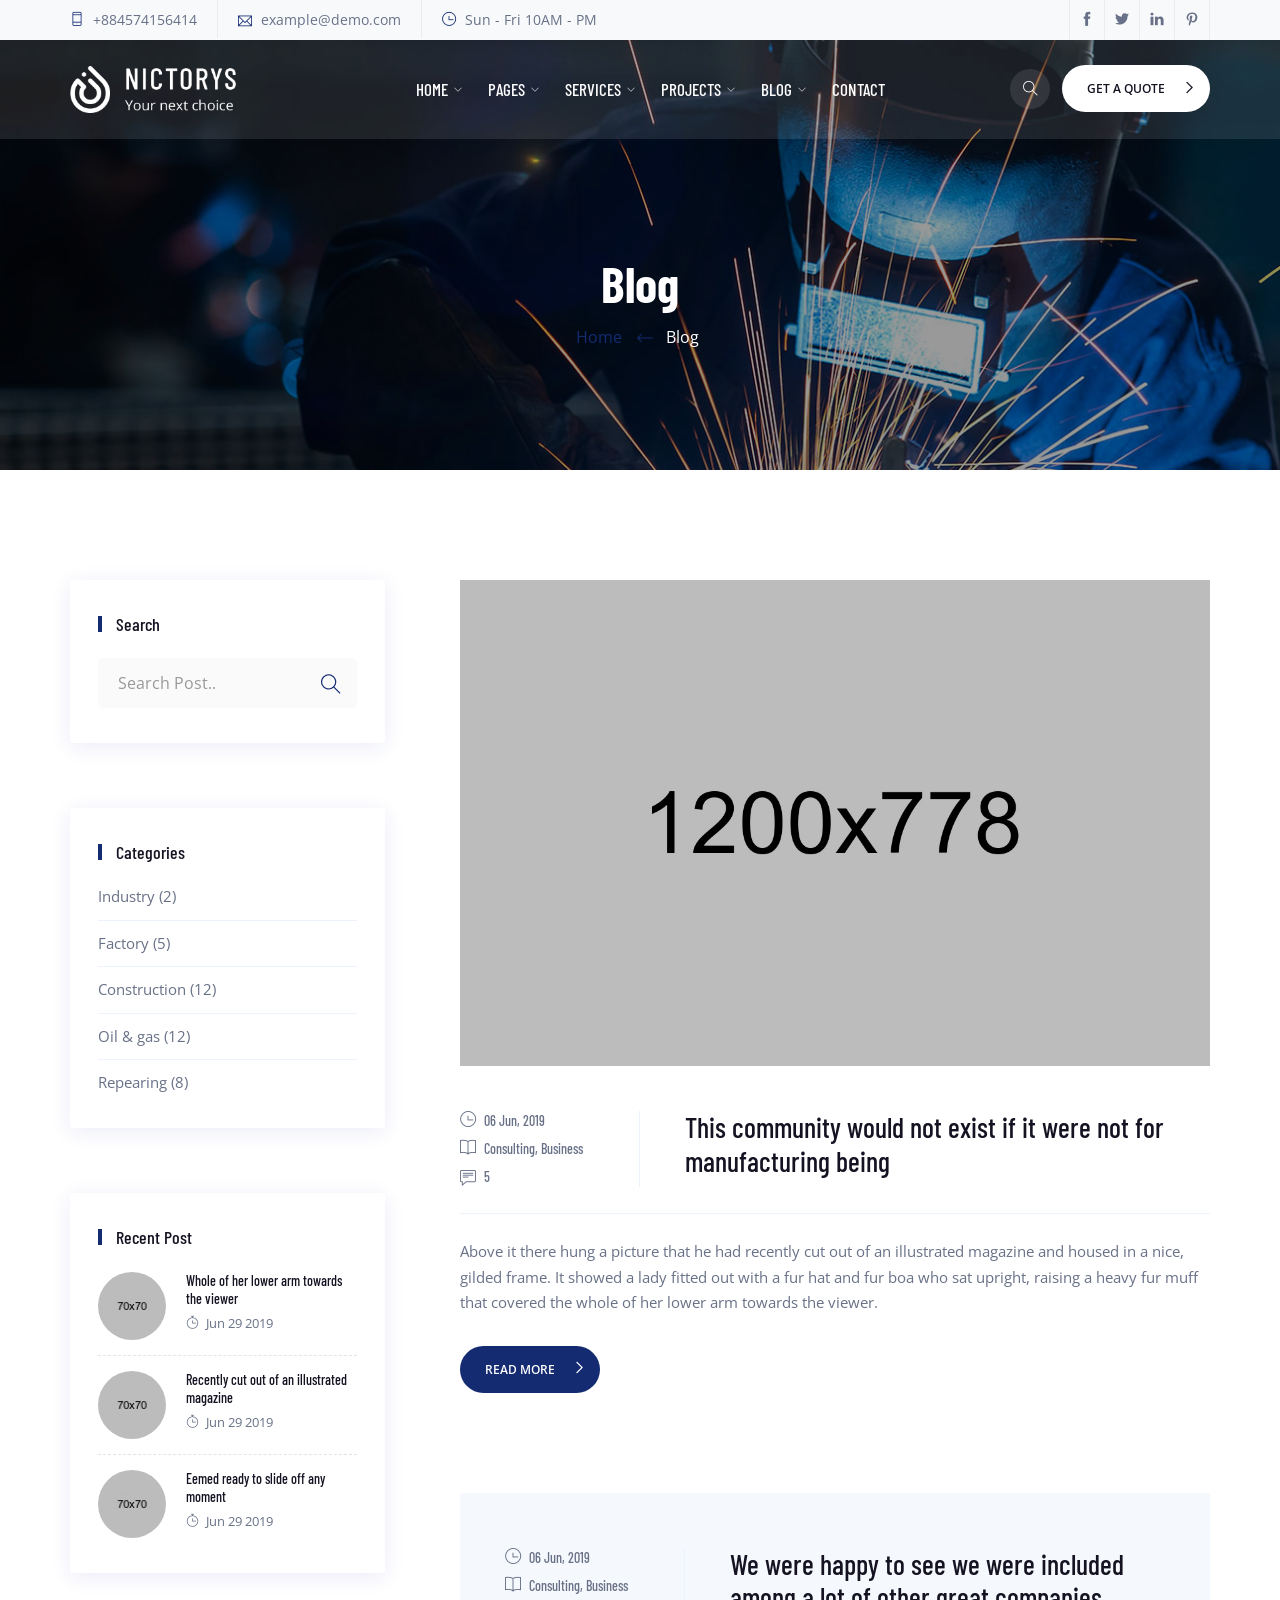
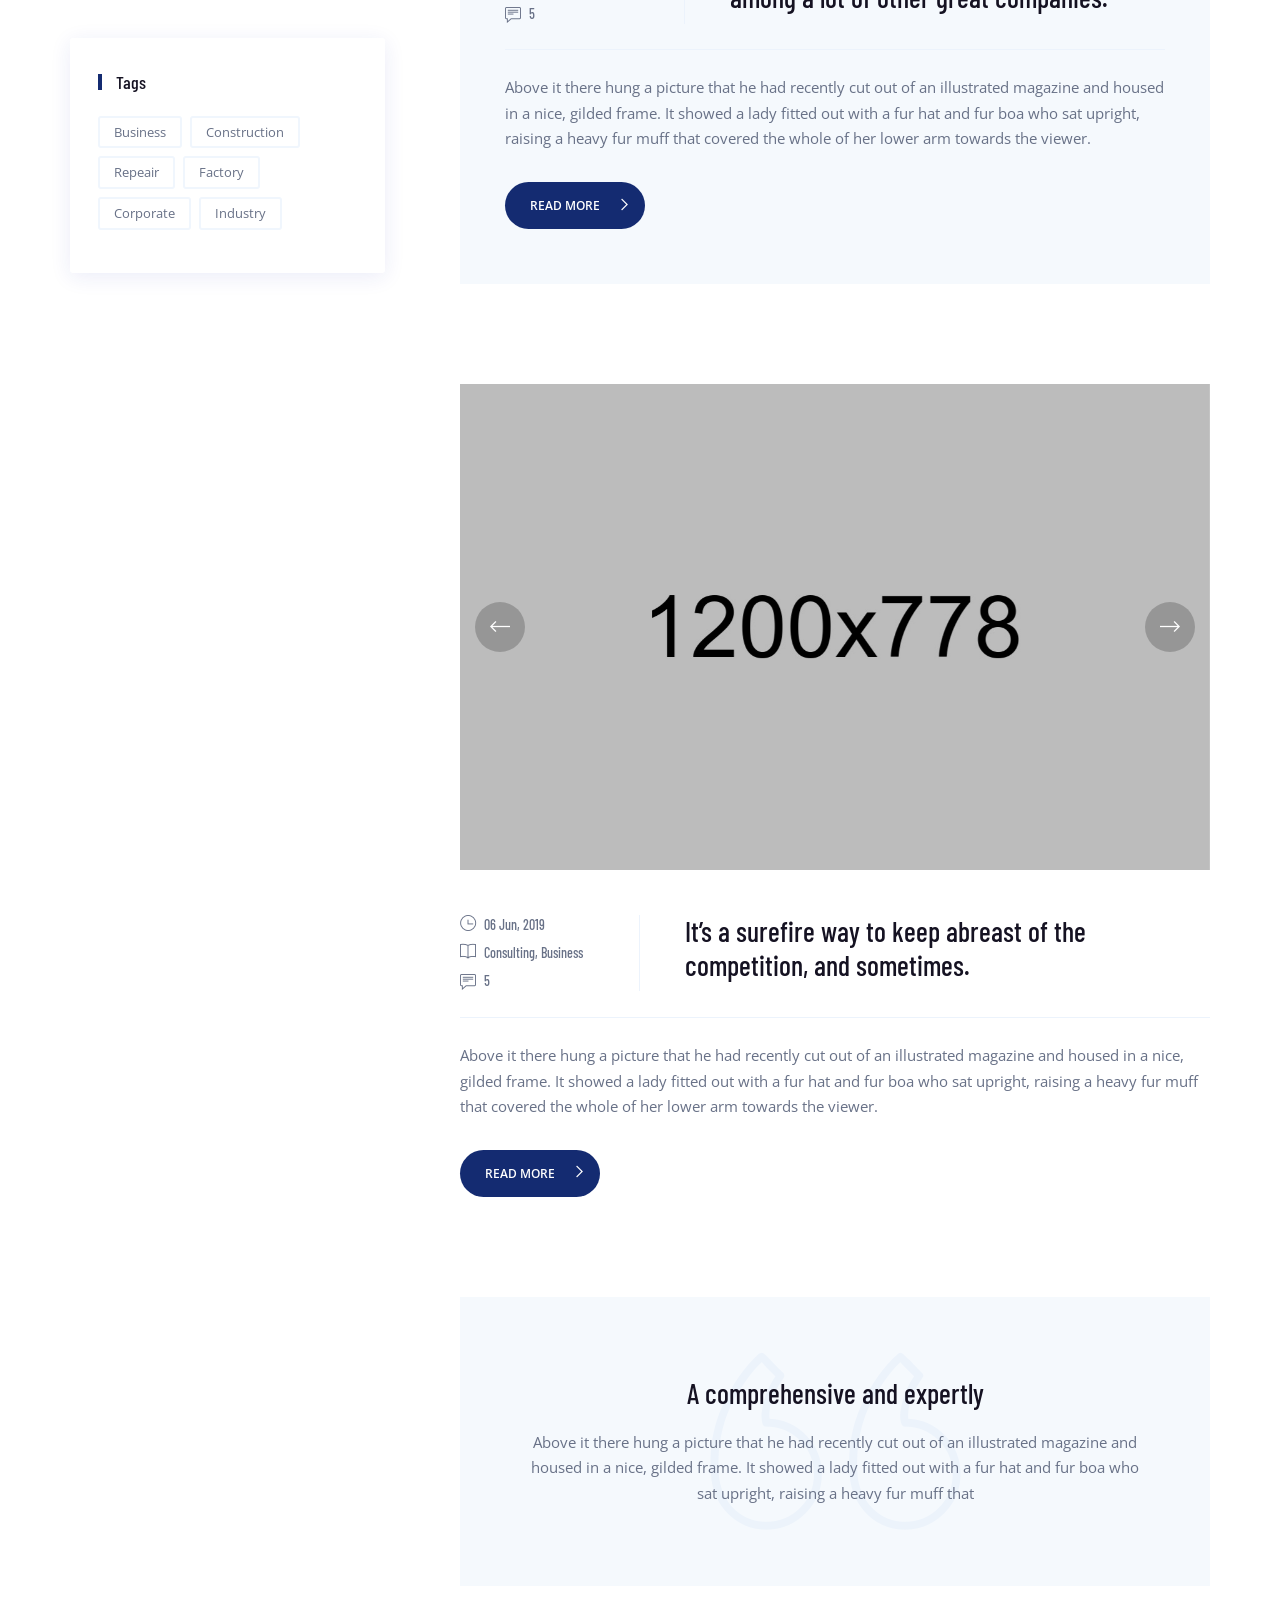
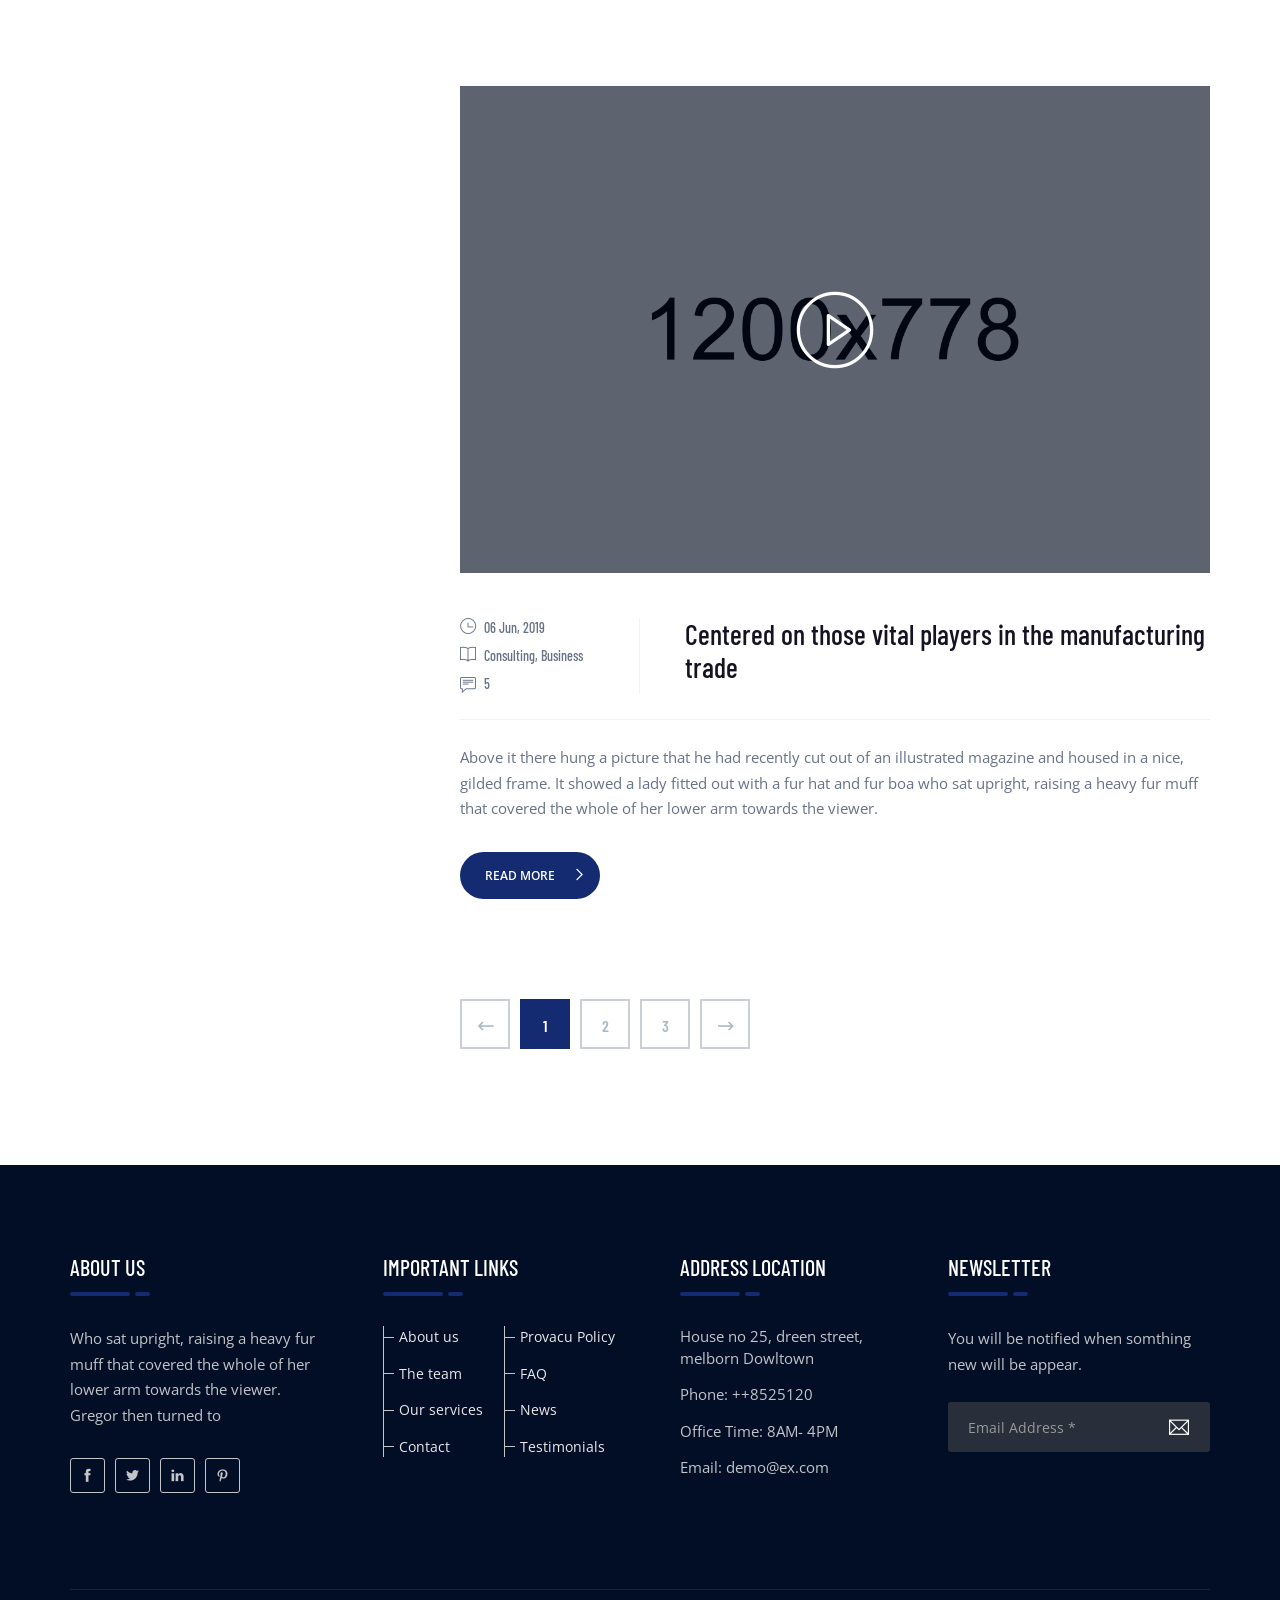
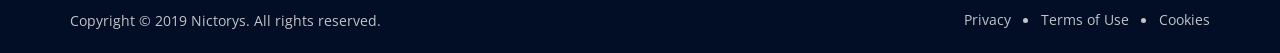
<file: blog-left-sidebar.html>
<!DOCTYPE html>
<html lang="en">
<head>
    <meta charset="utf-8">
    <meta http-equiv="X-UA-Compatible" content="IE=edge">
    <meta name="viewport" content="width=device-width, initial-scale=1">
    <meta name="author" content="irstheme">

    <title> Nictorys - Factory & Industrial HTML Template </title>
    
    <link href="assets/css/themify-icons.css" rel="stylesheet">
    <link href="assets/css/flaticon.css" rel="stylesheet">
    <link href="assets/css/bootstrap.min.css" rel="stylesheet">
    <link href="assets/css/animate.css" rel="stylesheet">
    <link href="assets/css/owl.carousel.css" rel="stylesheet">
    <link href="assets/css/owl.theme.css" rel="stylesheet">
    <link href="assets/css/slick.css" rel="stylesheet">
    <link href="assets/css/slick-theme.css" rel="stylesheet">
    <link href="assets/css/swiper.min.css" rel="stylesheet">
    <link href="assets/css/owl.transitions.css" rel="stylesheet">
    <link href="assets/css/jquery.fancybox.css" rel="stylesheet">
    <link href="assets/css/odometer-theme-default.css" rel="stylesheet">
    <link href="assets/css/style.css" rel="stylesheet">

    <!-- HTML5 shim and Respond.js for IE8 support of HTML5 elements and media queries -->
    <!--[if lt IE 9]>
    <script src="https://oss.maxcdn.com/html5shiv/3.7.3/html5shiv.min.js"></script>
    <script src="https://oss.maxcdn.com/respond/1.4.2/respond.min.js"></script>
    <![endif]-->

</head>

<body>

    <!-- start page-wrapper -->
    <div class="page-wrapper">

        <!-- start preloader -->
        <div class="preloader">
            <div class="lds-ellipsis">
                <div></div>
                <div></div>
                <div></div>
                <div></div>
            </div>
        </div>
        <!-- end preloader -->

        <!-- Start header -->
        <header id="header" class="site-header header-style-1">
            <div class="topbar">
                <div class="container">
                    <div class="row">
                        <div class="col col-md-9">
                            <div class="contact-info">
                                <ul>
                                    <li><i class="ti-mobile"></i> +884574156414</li>
                                    <li><i class="ti-email"></i> example@demo.com</li>
                                    <li><i class="ti-time"></i> Sun - Fri 10AM - PM</li>
                                </ul>
                            </div>
                        </div>
                        <div class="col col-md-3">
                            <div class="social">
                                <ul>
                                    <li><a href="#"><i class="ti-facebook"></i></a></li>
                                    <li><a href="#"><i class="ti-twitter-alt"></i></a></li>
                                    <li><a href="#"><i class="ti-linkedin"></i></a></li>
                                    <li><a href="#"><i class="ti-pinterest"></i></a></li>
                                </ul>
                            </div>
                        </div>
                    </div>
                </div>
            </div> <!-- end topbar -->
            <nav class="navigation navbar navbar-default">
                <div class="container">
                    <div class="navbar-header">
                        <button type="button" class="open-btn">
                            <span class="sr-only">Toggle navigation</span>
                            <span class="icon-bar"></span>
                            <span class="icon-bar"></span>
                            <span class="icon-bar"></span>
                        </button>
                        <a class="navbar-brand" href="index.html"><img src="assets/images/logo.png" alt></a>
                    </div>
                    <div id="navbar" class="navbar-collapse collapse navbar-right navigation-holder">
                        <button class="close-navbar"><i class="ti-close"></i></button>
                        <ul class="nav navbar-nav">
                            <li class="menu-item-has-children">
                                <a href="#">Home</a>
                                <ul class="sub-menu">
                                    <li><a href="index.html">Home default</a></li>
                                    <li><a href="index-2.html">Home style 2</a></li>
                                    <li><a href="index-3.html">Home style 3</a></li>
                                    <li class="menu-item-has-children">
                                        <a href="#Level3">Third level</a>
                                        <ul class="sub-menu">
                                            <li><a href="#">Level3</a></li>
                                            <li><a href="#">Level3</a></li>
                                            <li><a href="#">Level3</a></li>
                                        </ul>
                                    </li>
                                </ul>
                            </li>
                            <li class="menu-item-has-children">
                                <a href="#">Pages</a>
                                <ul class="sub-menu">
                                    <li><a href="about.html">About</a></li>
                                    <li><a href="testimonials.html">Testimonials</a></li>
                                    <li><a href="team.html">Team</a></li>
                                    <li><a href="faq.html">FAQ</a></li>
                                    <li><a href="404.html">404</a></li>
                                    <li><a href="contact.html">Contact</a></li>
                                </ul>
                            </li>
                            <li class="menu-item-has-children">
                                <a href="#">Services</a>
                                <ul class="sub-menu">
                                    <li><a href="services.html">Services</a></li>
                                    <li><a href="services-s2.html">Services style 2</a></li>
                                    <li><a href="service-single.html">Power & energy</a></li>
                                    <li><a href="mechanical-works.html">Mechanical Works</a></li>
                                    <li><a href="petroleum-refinery.html">Petroleum Refinery</a></li>
                                    <li><a href="oil-gas-industry.html">Oil & Gas Industry</a></li>
                                    <li><a href="logistics-services.html">Logistics Services</a></li>
                                    <li><a href="general-insustry.html">General Insustry</a></li>
                                </ul>
                            </li>
                            <li class="menu-item-has-children">
                                <a href="#">Projects</a>
                                <ul class="sub-menu">
                                    <li><a href="projects.html">Projects</a></li>
                                    <li><a href="projects-s2.html">Projects style 2</a></li>
                                    <li><a href="portfolio-single.html">Project single</a></li>
                                </ul>
                            </li>
                            <li class="menu-item-has-children">
                                <a href="#">Blog</a>
                                <ul class="sub-menu">
                                    <li><a href="blog.html">Blog default</a></li>
                                    <li><a href="blog-left-sidebar.html">Blog left sidebar</a></li>
                                    <li><a href="blog-full-width.html">Blog full width</a></li>
                                    <li class="menu-item-has-children">
                                        <a href="#Level3">Blog single</a>
                                        <ul class="sub-menu">
                                            <li><a href="blog-single.html">Blog single</a></li>
                                            <li><a href="blog-single-left-sidebar.html">Blog single left sidebar</a></li>
                                            <li><a href="blog-single-full-width.html">Blog single full width</a></li>
                                        </ul>
                                    </li>
                                </ul>
                            </li>
                            <li><a href="contact.html">Contact</a></li>
                        </ul>
                    </div><!-- end of nav-collapse -->

                    <div class="search-contact">
                        <div class="header-search-form-wrapper">
                            <button class="search-toggle-btn"><i class="ti-search"></i></button>
                            <div class="header-search-form">
                                <form>
                                    <div>
                                        <input type="text" class="form-control" placeholder="Search here...">
                                        <button type="submit"><i class="ti-search"></i></button>
                                    </div>
                                </form>
                            </div>
                        </div>
                        <div class="contact-btn">
                            <a href="#" class="theme-btn-s2">Get a quote</a>
                        </div>
                    </div>
                </div><!-- end of container -->
            </nav>
        </header>
        <!-- end of header -->


        <!-- start page-title -->
        <section class="page-title">
            <div class="container">
                <div class="row">
                    <div class="col col-xs-12">
                        <h2>Blog</h2>
                        <ol class="breadcrumb">
                            <li><a href="index.html">Home</a></li>
                            <li>Blog</li>
                        </ol>
                    </div>
                </div> <!-- end row -->
            </div> <!-- end container -->
        </section>        
        <!-- end page-title -->


        <!-- start blog-pg-section -->
        <section class="blog-pg-section blog-pg-left-sidebar section-padding">
            <div class="container">
                <div class="row">
                    <div class="col col-md-8 col-md-push-4">
                        <div class="blog-content">
                            <div class="post format-standard-image">
                                <div class="entry-media">
                                    <img src="assets/images/blog/img-4.jpg" alt>
                                </div>
                                <div class="meta-title">
                                    <div class="meta">
                                        <ul class="entry-meta">
                                            <li><a href="#"><i class="ti-time"></i> 06 Jun, 2019</a></li>
                                            <li><a href="#"><i class="ti-book"></i> Consulting, Business</a></li>
                                            <li><a href="#"><i class="ti-comment-alt"></i> 5</a></li>
                                        </ul>
                                    </div>
                                    <div class="title">
                                        <h3><a href="#">This community would not exist if it were not for manufacturing being </a></h3>
                                    </div>
                                </div>
                                <p>Above it there hung a picture that he had recently cut out of an illustrated magazine and housed in a nice, gilded frame. It showed a lady fitted out with a fur hat and fur boa who sat upright, raising a heavy fur muff that covered the whole of her lower arm towards the viewer. </p>
                                <a href="#" class="theme-btn">Read More</a>
                            </div>
                            <div class="post format-standard">
                                <div class="meta-title">
                                    <div class="meta">
                                        <ul class="entry-meta">
                                            <li><a href="#"><i class="ti-time"></i> 06 Jun, 2019</a></li>
                                            <li><a href="#"><i class="ti-book"></i> Consulting, Business</a></li>
                                            <li><a href="#"><i class="ti-comment-alt"></i> 5</a></li>
                                        </ul>
                                    </div>
                                    <div class="title">
                                        <h3><a href="#">We were happy to see we were included among a lot of other great companies.</a></h3>
                                    </div>
                                </div>
                                <p>Above it there hung a picture that he had recently cut out of an illustrated magazine and housed in a nice, gilded frame. It showed a lady fitted out with a fur hat and fur boa who sat upright, raising a heavy fur muff that covered the whole of her lower arm towards the viewer. </p>
                                <a href="#" class="theme-btn">Read More</a>
                            </div>
                            <div class="post format-gallery">
                                <div class="entry-media post-slider">
                                    <img src="assets/images/blog/img-5.jpg" alt>
                                    <img src="assets/images/blog/img-4.jpg" alt>
                                </div>
                                <div class="meta-title">
                                    <div class="meta">
                                        <ul class="entry-meta">
                                            <li><a href="#"><i class="ti-time"></i> 06 Jun, 2019</a></li>
                                            <li><a href="#"><i class="ti-book"></i> Consulting, Business</a></li>
                                            <li><a href="#"><i class="ti-comment-alt"></i> 5</a></li>
                                        </ul>
                                    </div>
                                    <div class="title">
                                        <h3><a href="#">It’s a surefire way to keep abreast of the competition, and sometimes.</a></h3>
                                    </div>
                                </div>
                                <p>Above it there hung a picture that he had recently cut out of an illustrated magazine and housed in a nice, gilded frame. It showed a lady fitted out with a fur hat and fur boa who sat upright, raising a heavy fur muff that covered the whole of her lower arm towards the viewer. </p>
                                <a href="#" class="theme-btn">Read More</a>
                            </div>
                            <div class="post format-quote">
                                <h3><a href="#">A comprehensive and expertly</a></h3>
                                <p>Above it there hung a picture that he had recently cut out of an illustrated magazine and housed in a nice, gilded frame. It showed a lady fitted out with a fur hat and fur boa who sat upright, raising a heavy fur muff that </p>
                            </div>
                            <div class="post format-video">
                                <div class="entry-media video-holder">
                                    <img src="assets/images/blog/img-6.jpg" alt>
                                    <a href="https://www.youtube.com/embed/7e90gBu4pas?autoplay=1" class="video-btn" data-type="iframe">
                                        <i class="fi flaticon-play-button-2"></i>
                                    </a>
                                </div>
                                <div class="meta-title">
                                    <div class="meta">
                                        <ul class="entry-meta">
                                            <li><a href="#"><i class="ti-time"></i> 06 Jun, 2019</a></li>
                                            <li><a href="#"><i class="ti-book"></i> Consulting, Business</a></li>
                                            <li><a href="#"><i class="ti-comment-alt"></i> 5</a></li>
                                        </ul>
                                    </div>
                                    <div class="title">
                                        <h3><a href="#">Centered on those vital players in the manufacturing trade</a></h3>
                                    </div>
                                </div>
                                <p>Above it there hung a picture that he had recently cut out of an illustrated magazine and housed in a nice, gilded frame. It showed a lady fitted out with a fur hat and fur boa who sat upright, raising a heavy fur muff that covered the whole of her lower arm towards the viewer. </p>
                                <a href="#" class="theme-btn">Read More</a>
                            </div>
                            <div class="pagination-wrapper pagination-wrapper-left">
                                <ul class="pg-pagination">
                                    <li>
                                        <a href="#" aria-label="Previous">
                                            <i class="fi flaticon-back"></i>
                                        </a>
                                    </li>
                                    <li class="active"><a href="#">1</a></li>
                                    <li><a href="#">2</a></li>
                                    <li><a href="#">3</a></li>
                                    <li>
                                        <a href="#" aria-label="Next">
                                            <i class="fi flaticon-next"></i>
                                        </a>
                                    </li>
                                </ul>
                            </div>
                        </div>
                    </div>
                    <div class="col col-md-4 col-md-pull-8">
                        <div class="blog-sidebar">
                            <div class="widget search-widget">
                                <h3>Search</h3>
                                <form>
                                    <div>
                                        <input type="text" class="form-control" placeholder="Search Post..">
                                        <button type="submit"><i class="ti-search"></i></button>
                                    </div>
                                </form>
                            </div>
                            <div class="widget category-widget">
                                <h3>Categories</h3>
                                <ul>
                                    <li><a href="#">Industry (2)</a></li>
                                    <li><a href="#">Factory (5)</a></li>
                                    <li><a href="#">Construction (12)</a></li>
                                    <li><a href="#">Oil & gas (12)</a></li>
                                    <li><a href="#">Repearing (8)</a></li>
                                </ul>
                            </div>
                            <div class="widget recent-post-widget">
                                <h3>Recent post</h3>
                                <div class="posts">
                                    <div class="post">
                                        <div class="img-holder">
                                            <img src="assets/images/recent-posts/img-1.jpg" alt>
                                        </div>
                                        <div class="details">
                                            <h4><a href="#">Whole of her lower arm towards the viewer</a></h4>
                                            <span class="date"><i class="ti-timer"></i>Jun 29 2019</span>
                                        </div>
                                    </div>
                                    <div class="post">
                                        <div class="img-holder">
                                            <img src="assets/images/recent-posts/img-2.jpg" alt>
                                        </div>
                                        <div class="details">
                                            <h4><a href="#">Recently cut out of an illustrated magazine </a></h4>
                                            <span class="date"><i class="ti-timer"></i>Jun 29 2019</span>
                                        </div>
                                    </div>
                                    <div class="post">
                                        <div class="img-holder">
                                            <img src="assets/images/recent-posts/img-3.jpg" alt>
                                        </div>
                                        <div class="details">
                                            <h4><a href="#">Eemed ready to slide off any moment</a></h4>
                                            <span class="date"><i class="ti-timer"></i>Jun 29 2019</span>
                                        </div>
                                    </div>
                                </div>
                            </div>
                            <div class="widget tag-widget">
                                <h3>Tags</h3>
                                <ul>
                                    <li><a href="#">Business</a></li>
                                    <li><a href="#">Construction</a></li>
                                    <li><a href="#">Repeair</a></li>
                                    <li><a href="#">Factory</a></li>
                                    <li><a href="#">Corporate</a></li>
                                    <li><a href="#">Industry</a></li>
                                </ul>
                            </div>
                        </div>
                    </div>
                </div>
            </div> <!-- end container -->
        </section>
        <!-- end blog-pg-section -->


        <!-- start site-footer -->
        <footer class="site-footer">
            <div class="upper-footer">
                <div class="container">
                    <div class="row">
                        <div class="col col-lg-3 col-md-3 col-sm-6">
                            <div class="widget about-widget">
                                <div class="logo widget-title">
                                    <h3>About us</h3>
                                </div>
                                <p>Who sat upright, raising a heavy fur muff that covered the whole of her lower arm towards the viewer. Gregor then turned to</p>
                                <div class="social">
                                    <ul>
                                        <li><a href="#"><i class="ti-facebook"></i></a></li>
                                        <li><a href="#"><i class="ti-twitter-alt"></i></a></li>
                                        <li><a href="#"><i class="ti-linkedin"></i></a></li>
                                        <li><a href="#"><i class="ti-pinterest"></i></a></li>
                                    </ul>
                                </div>
                            </div>
                        </div>
                        <div class="col col-lg-3 col-md-3 col-sm-6">
                            <div class="widget link-widget">
                                <div class="widget-title">
                                    <h3>Important Links</h3>
                                </div>
                                <ul>
                                    <li><a href="#">About us</a></li>
                                    <li><a href="#">The team</a></li>
                                    <li><a href="#">Our services</a></li>
                                    <li><a href="#">Contact</a></li>
                                </ul>
                                <ul>
                                    <li><a href="#">Provacu Policy</a></li>
                                    <li><a href="#">FAQ</a></li>
                                    <li><a href="#">News</a></li>
                                    <li><a href="#">Testimonials</a></li>
                                </ul>
                            </div>
                        </div>
                        <div class="col col-lg-3 col-md-3 col-sm-6">
                            <div class="widget contact-widget service-link-widget">
                                <div class="widget-title">
                                    <h3>Address Location</h3>
                                </div>
                                <ul>
                                    <li>House no 25, dreen street, melborn Dowltown</li>
                                    <li>Phone:  ++8525120</li>
                                    <li>Office Time: 8AM- 4PM</li>
                                    <li>Email: demo@ex.com</li>
                                </ul>
                            </div>
                        </div>
                        <div class="col col-lg-3 col-md-3 col-sm-6">
                            <div class="widget newsletter-widget">
                                <div class="widget-title">
                                    <h3>Newsletter</h3>
                                </div>
                                <p>You will be notified when somthing new will be appear.</p>
                                <form>
                                    <div class="input-1">
                                        <input type="email" class="form-control" placeholder="Email Address *" required>
                                    </div>
                                    <div class="submit clearfix">
                                        <button type="submit"><i class="ti-email"></i></button>
                                    </div>
                                </form>
                            </div>
                        </div>
                    </div>
                </div> <!-- end container -->
            </div>
            <div class="lower-footer">
                <div class="container">
                    <div class="row">
                        <div class="separator"></div>
                        <div class="col col-xs-12">
                            <p class="copyright">Copyright &copy; 2019 Nictorys. All rights reserved.</p>
                            <div class="short-links">
                                <ul>
                                    <li><a href="#">Privacy</a></li>
                                    <li><a href="#">Terms of Use</a></li>
                                    <li><a href="#">Cookies</a></li>
                                </ul>
                            </div>
                        </div>
                    </div>
                </div>
            </div>
        </footer>
        <!-- end site-footer -->

    </div>
    <!-- end of page-wrapper -->



    <!-- All JavaScript files
    ================================================== -->
    <script src="assets/js/jquery.min.js"></script>
    <script src="assets/js/bootstrap.min.js"></script>

    <!-- Plugins for this template -->
    <script src="assets/js/jquery-plugin-collection.js"></script>

    <!-- Custom script for this template -->
    <script src="assets/js/script.js"></script>
</body>
</html>
</file>
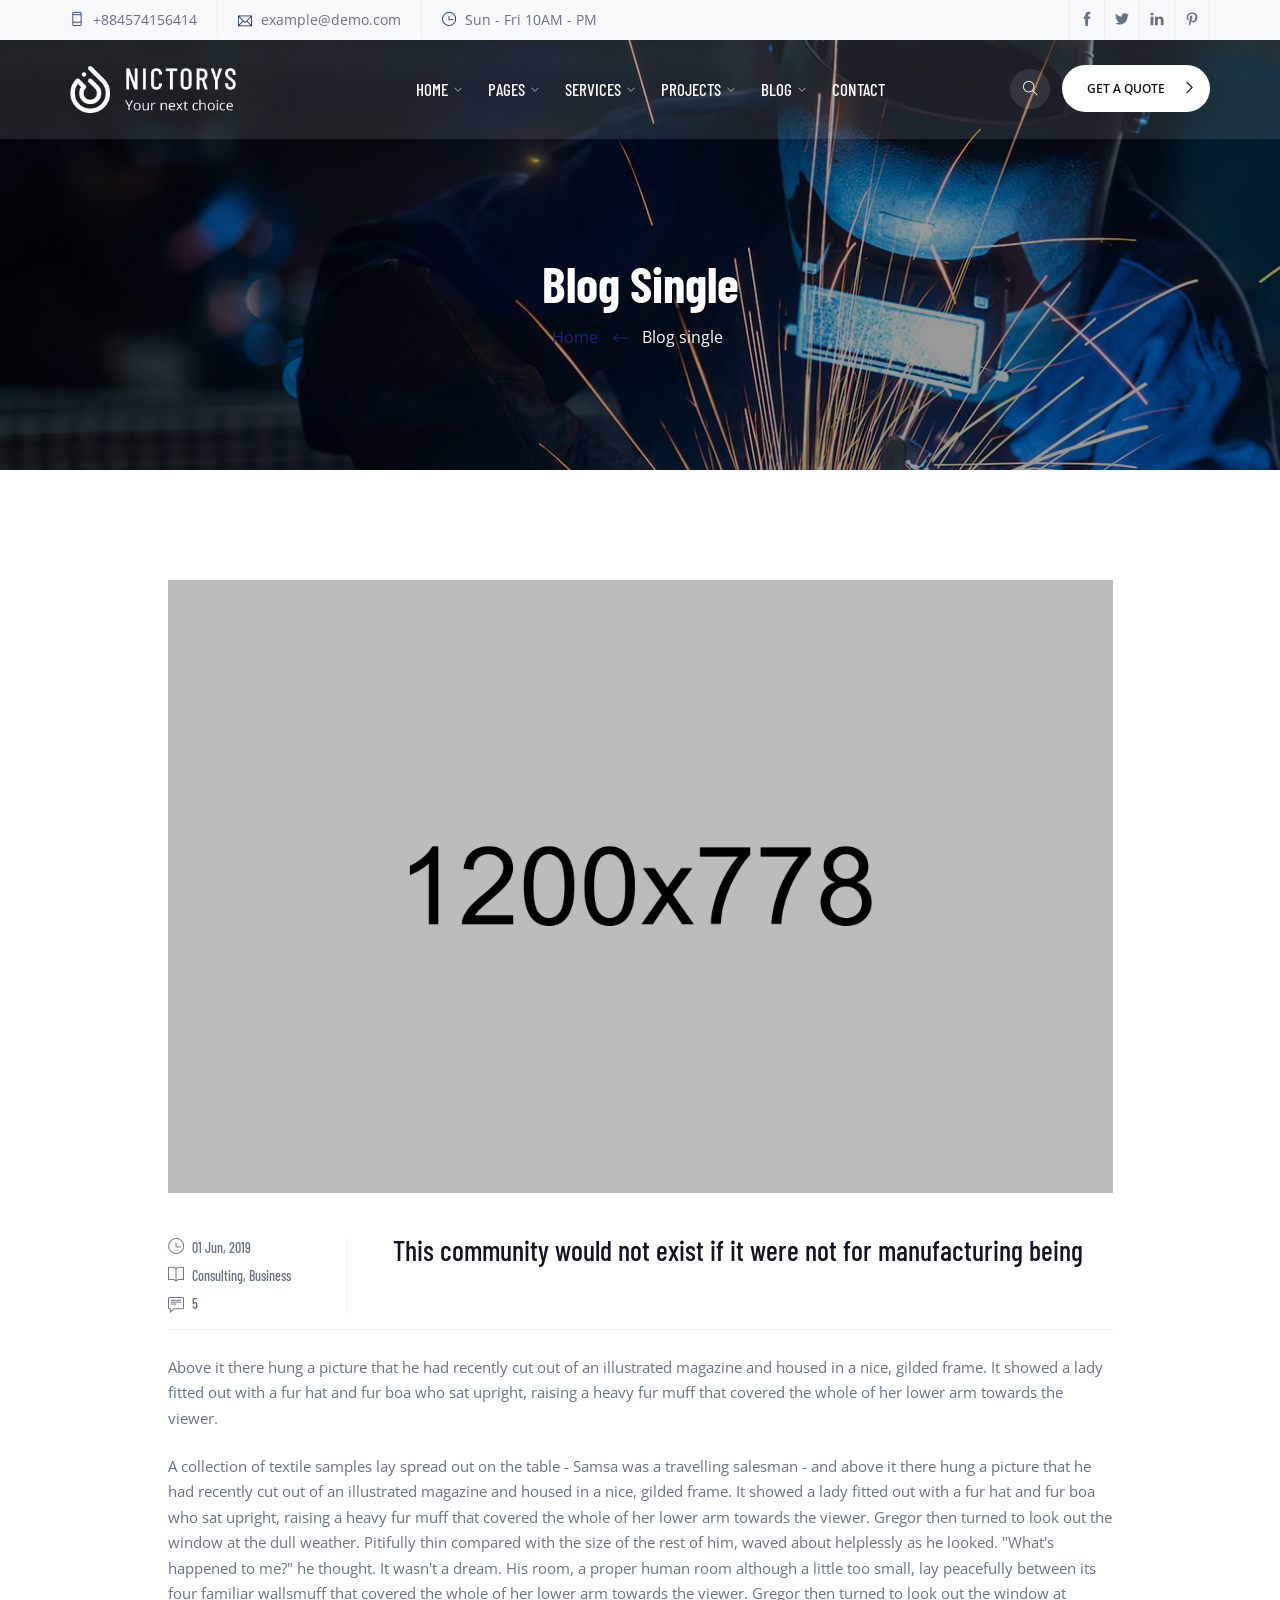
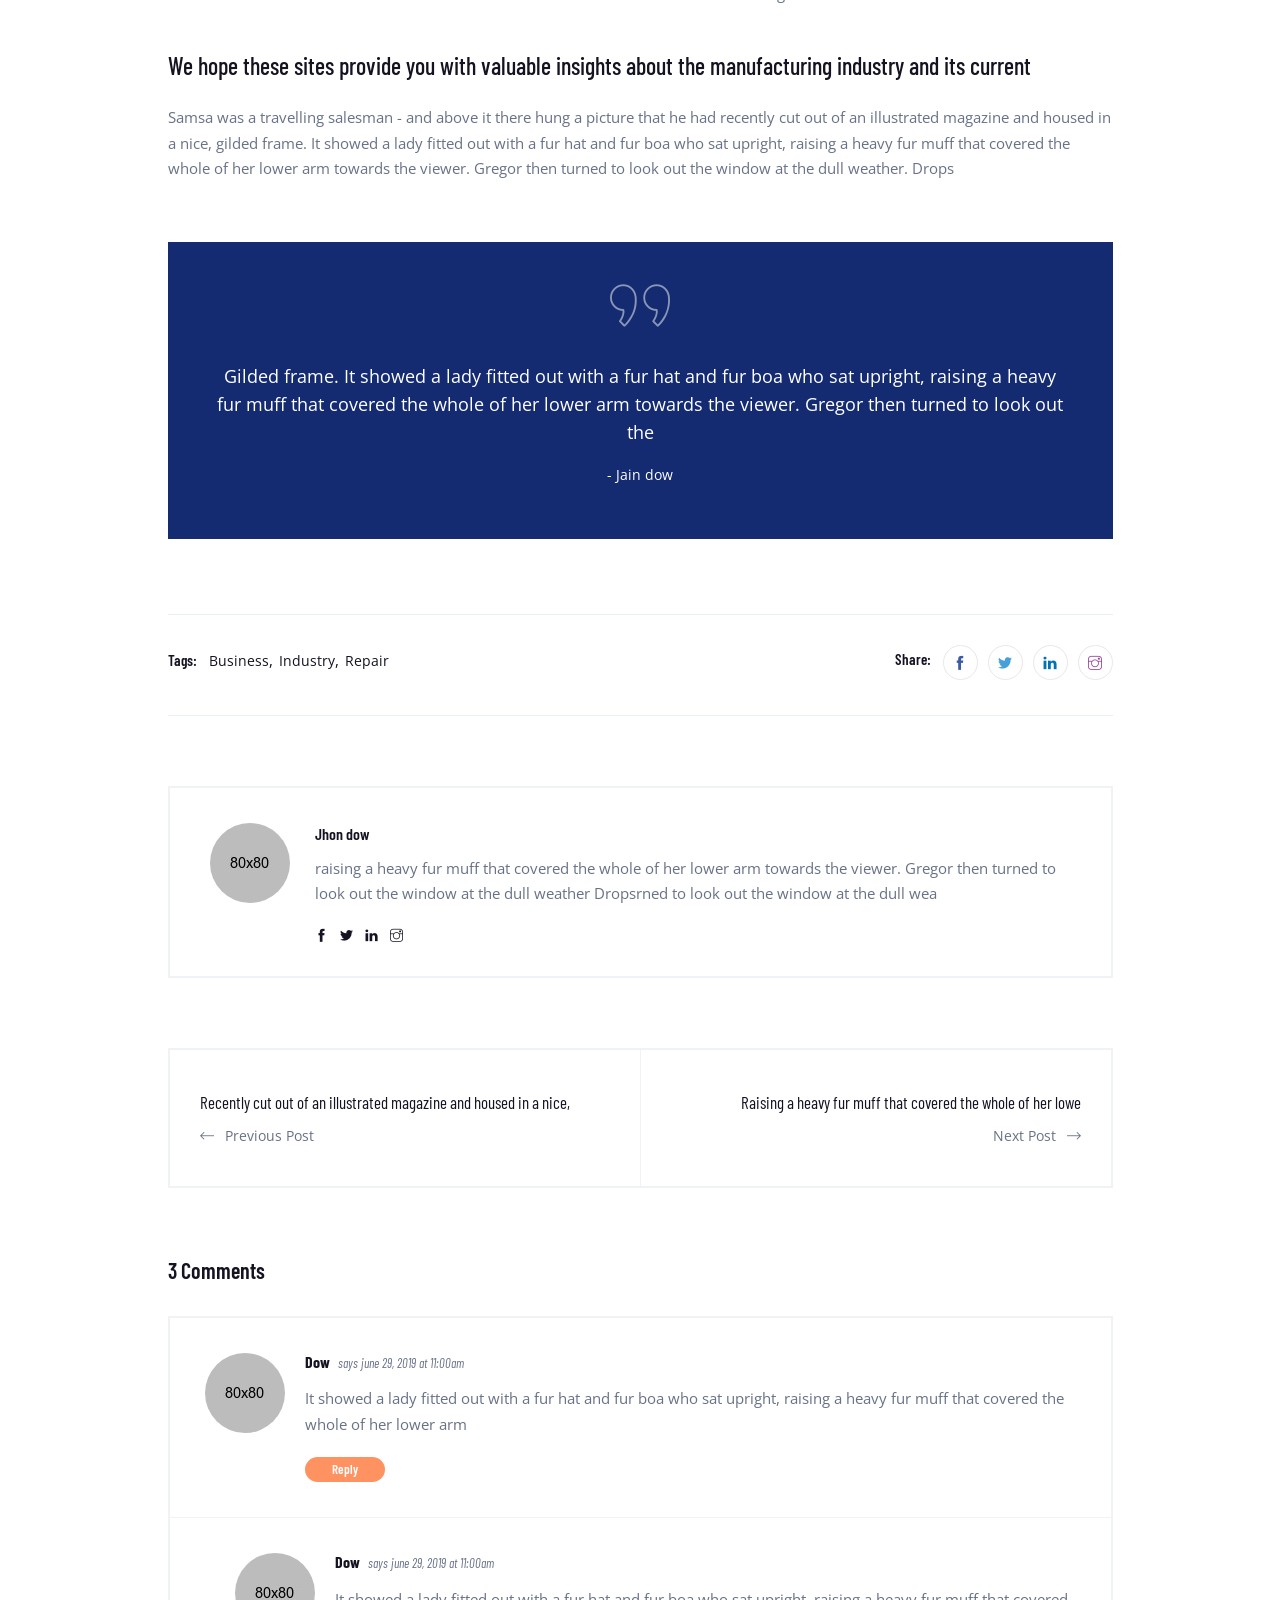
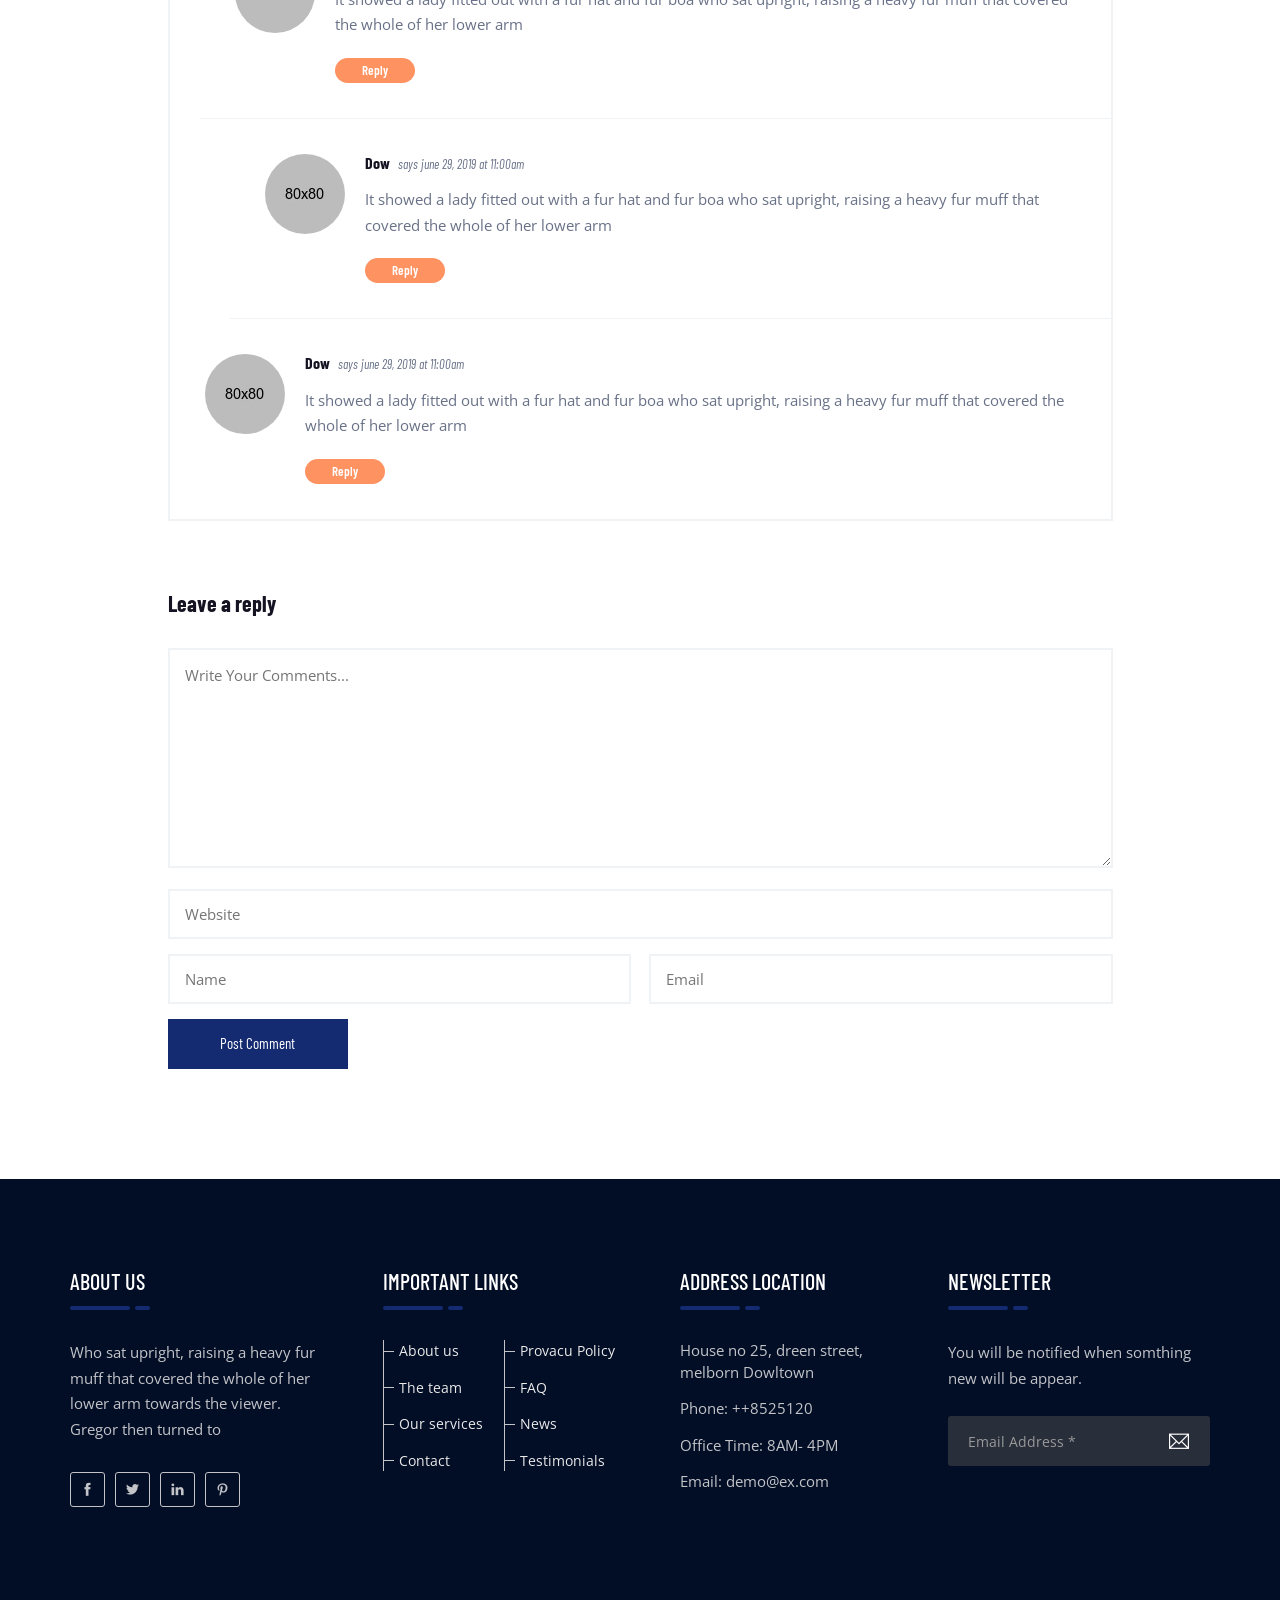
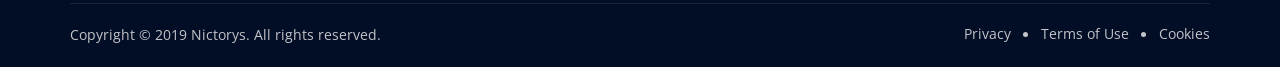
<file: blog-single-full-width.html>
<!DOCTYPE html>
<html lang="en">
<head>
    <meta charset="utf-8">
    <meta http-equiv="X-UA-Compatible" content="IE=edge">
    <meta name="viewport" content="width=device-width, initial-scale=1">
    <meta name="author" content="irstheme">

    <title> Nictorys - Factory & Industrial HTML Template </title>
    
    <link href="assets/css/themify-icons.css" rel="stylesheet">
    <link href="assets/css/flaticon.css" rel="stylesheet">
    <link href="assets/css/bootstrap.min.css" rel="stylesheet">
    <link href="assets/css/animate.css" rel="stylesheet">
    <link href="assets/css/owl.carousel.css" rel="stylesheet">
    <link href="assets/css/owl.theme.css" rel="stylesheet">
    <link href="assets/css/slick.css" rel="stylesheet">
    <link href="assets/css/slick-theme.css" rel="stylesheet">
    <link href="assets/css/swiper.min.css" rel="stylesheet">
    <link href="assets/css/owl.transitions.css" rel="stylesheet">
    <link href="assets/css/jquery.fancybox.css" rel="stylesheet">
    <link href="assets/css/odometer-theme-default.css" rel="stylesheet">
    <link href="assets/css/style.css" rel="stylesheet">

    <!-- HTML5 shim and Respond.js for IE8 support of HTML5 elements and media queries -->
    <!--[if lt IE 9]>
    <script src="https://oss.maxcdn.com/html5shiv/3.7.3/html5shiv.min.js"></script>
    <script src="https://oss.maxcdn.com/respond/1.4.2/respond.min.js"></script>
    <![endif]-->

</head>

<body>

    <!-- start page-wrapper -->
    <div class="page-wrapper">

        <!-- start preloader -->
        <div class="preloader">
            <div class="lds-ellipsis">
                <div></div>
                <div></div>
                <div></div>
                <div></div>
            </div>
        </div>
        <!-- end preloader -->

        <!-- Start header -->
        <header id="header" class="site-header header-style-1">
            <div class="topbar">
                <div class="container">
                    <div class="row">
                        <div class="col col-md-9">
                            <div class="contact-info">
                                <ul>
                                    <li><i class="ti-mobile"></i> +884574156414</li>
                                    <li><i class="ti-email"></i> example@demo.com</li>
                                    <li><i class="ti-time"></i> Sun - Fri 10AM - PM</li>
                                </ul>
                            </div>
                        </div>
                        <div class="col col-md-3">
                            <div class="social">
                                <ul>
                                    <li><a href="#"><i class="ti-facebook"></i></a></li>
                                    <li><a href="#"><i class="ti-twitter-alt"></i></a></li>
                                    <li><a href="#"><i class="ti-linkedin"></i></a></li>
                                    <li><a href="#"><i class="ti-pinterest"></i></a></li>
                                </ul>
                            </div>
                        </div>
                    </div>
                </div>
            </div> <!-- end topbar -->
            <nav class="navigation navbar navbar-default">
                <div class="container">
                    <div class="navbar-header">
                        <button type="button" class="open-btn">
                            <span class="sr-only">Toggle navigation</span>
                            <span class="icon-bar"></span>
                            <span class="icon-bar"></span>
                            <span class="icon-bar"></span>
                        </button>
                        <a class="navbar-brand" href="index.html"><img src="assets/images/logo.png" alt></a>
                    </div>
                    <div id="navbar" class="navbar-collapse collapse navbar-right navigation-holder">
                        <button class="close-navbar"><i class="ti-close"></i></button>
                        <ul class="nav navbar-nav">
                            <li class="menu-item-has-children">
                                <a href="#">Home</a>
                                <ul class="sub-menu">
                                    <li><a href="index.html">Home default</a></li>
                                    <li><a href="index-2.html">Home style 2</a></li>
                                    <li><a href="index-3.html">Home style 3</a></li>
                                    <li class="menu-item-has-children">
                                        <a href="#Level3">Third level</a>
                                        <ul class="sub-menu">
                                            <li><a href="#">Level3</a></li>
                                            <li><a href="#">Level3</a></li>
                                            <li><a href="#">Level3</a></li>
                                        </ul>
                                    </li>
                                </ul>
                            </li>
                            <li class="menu-item-has-children">
                                <a href="#">Pages</a>
                                <ul class="sub-menu">
                                    <li><a href="about.html">About</a></li>
                                    <li><a href="testimonials.html">Testimonials</a></li>
                                    <li><a href="team.html">Team</a></li>
                                    <li><a href="faq.html">FAQ</a></li>
                                    <li><a href="404.html">404</a></li>
                                    <li><a href="contact.html">Contact</a></li>
                                </ul>
                            </li>
                            <li class="menu-item-has-children">
                                <a href="#">Services</a>
                                <ul class="sub-menu">
                                    <li><a href="services.html">Services</a></li>
                                    <li><a href="services-s2.html">Services style 2</a></li>
                                    <li><a href="service-single.html">Power & energy</a></li>
                                    <li><a href="mechanical-works.html">Mechanical Works</a></li>
                                    <li><a href="petroleum-refinery.html">Petroleum Refinery</a></li>
                                    <li><a href="oil-gas-industry.html">Oil & Gas Industry</a></li>
                                    <li><a href="logistics-services.html">Logistics Services</a></li>
                                    <li><a href="general-insustry.html">General Insustry</a></li>
                                </ul>
                            </li>
                            <li class="menu-item-has-children">
                                <a href="#">Projects</a>
                                <ul class="sub-menu">
                                    <li><a href="projects.html">Projects</a></li>
                                    <li><a href="projects-s2.html">Projects style 2</a></li>
                                    <li><a href="portfolio-single.html">Project single</a></li>
                                </ul>
                            </li>
                            <li class="menu-item-has-children">
                                <a href="#">Blog</a>
                                <ul class="sub-menu">
                                    <li><a href="blog.html">Blog default</a></li>
                                    <li><a href="blog-left-sidebar.html">Blog left sidebar</a></li>
                                    <li><a href="blog-full-width.html">Blog full width</a></li>
                                    <li class="menu-item-has-children">
                                        <a href="#Level3">Blog single</a>
                                        <ul class="sub-menu">
                                            <li><a href="blog-single.html">Blog single</a></li>
                                            <li><a href="blog-single-left-sidebar.html">Blog single left sidebar</a></li>
                                            <li><a href="blog-single-full-width.html">Blog single full width</a></li>
                                        </ul>
                                    </li>
                                </ul>
                            </li>
                            <li><a href="contact.html">Contact</a></li>
                        </ul>
                    </div><!-- end of nav-collapse -->

                    <div class="search-contact">
                        <div class="header-search-form-wrapper">
                            <button class="search-toggle-btn"><i class="ti-search"></i></button>
                            <div class="header-search-form">
                                <form>
                                    <div>
                                        <input type="text" class="form-control" placeholder="Search here...">
                                        <button type="submit"><i class="ti-search"></i></button>
                                    </div>
                                </form>
                            </div>
                        </div>
                        <div class="contact-btn">
                            <a href="#" class="theme-btn-s2">Get a quote</a>
                        </div>
                    </div>
                </div><!-- end of container -->
            </nav>
        </header>
        <!-- end of header -->


        <!-- start page-title -->
        <section class="page-title">
            <div class="container">
                <div class="row">
                    <div class="col col-xs-12">
                        <h2>Blog single</h2>
                        <ol class="breadcrumb">
                            <li><a href="index.html">Home</a></li>
                            <li>Blog single</li>
                        </ol>
                    </div>
                </div> <!-- end row -->
            </div> <!-- end container -->
        </section>        
        <!-- end page-title -->


        <!-- start blog-single-section -->
        <section class="blog-single-section blog-single-left-sidebar-section section-padding">
            <div class="container">
                <div class="row">
                    <div class="col col-md-10 col-md-offset-1">
                        <div class="blog-content">
                            <div class="post format-standard-image">
                                <div class="entry-media">
                                    <img src="assets/images/blog/img-4.jpg" alt>
                                </div>
                                <div class="meta-title">
                                    <div class="meta">
                                        <ul class="entry-meta">
                                            <li><a href="#"><i class="ti-time"></i> 01 Jun, 2019</a></li>
                                            <li><a href="#"><i class="ti-book"></i> Consulting, Business</a></li>
                                            <li><a href="#"><i class="ti-comment-alt"></i> 5</a></li>
                                        </ul>
                                    </div>
                                    <div class="title">
                                        <h2>This community would not exist if it were not for manufacturing being</h2>
                                    </div>
                                </div>
                                <p>Above it there hung a picture that he had recently cut out of an illustrated magazine and housed in a nice, gilded frame. It showed a lady fitted out with a fur hat and fur boa who sat upright, raising a heavy fur muff that covered the whole of her lower arm towards the viewer. </p>
                                <p> A collection of textile samples lay spread out on the table - Samsa was a travelling salesman - and above it there hung a picture that he had recently cut out of an illustrated magazine and housed in a nice, gilded frame. It showed a lady fitted out with a fur hat and fur boa who sat upright, raising a heavy fur muff that covered the whole of her lower arm towards the viewer. Gregor then turned to look out the window at the dull weather. Pitifully thin compared with the size of the rest of him, waved about helplessly as he looked. "What's happened to me?" he thought. It wasn't a dream. His room, a proper human room although a little too small, lay peacefully between its four familiar wallsmuff that covered the whole of her lower arm towards the viewer. Gregor then turned to look out the window at</p>
                                <h3>We hope these sites provide you with valuable insights about the manufacturing industry and its current</h3>
                                <p>Samsa was a travelling salesman - and above it there hung a picture that he had recently cut out of an illustrated magazine and housed in a nice, gilded frame. It showed a lady fitted out with a fur hat and fur boa who sat upright, raising a heavy fur muff that covered the whole of her lower arm towards the viewer. Gregor then turned to look out the window at the dull weather. Drops</p>
                                <blockquote>
                                    Gilded frame. It showed a lady fitted out with a fur hat and fur boa who sat upright, raising a heavy fur muff that covered the whole of her lower arm towards the viewer. Gregor then turned to look out the 
                                    <span class="quoter">- Jain dow</span>
                                </blockquote>
                            </div>

                            <div class="tag-share clearfix">
                                <div class="tag">
                                    <span>Tags: </span>
                                    <ul>
                                        <li><a href="#">Business</a></li>
                                        <li><a href="#">Industry</a></li>
                                        <li><a href="#">Repair</a></li>
                                    </ul>
                                </div>
                                <div class="share">
                                    <span>Share: </span>
                                    <ul>
                                        <li><a href="#"><i class="ti-facebook"></i></a></li>
                                        <li><a href="#"><i class="ti-twitter-alt"></i></a></li>
                                        <li><a href="#"><i class="ti-linkedin"></i></a></li>
                                        <li><a href="#"><i class="ti-instagram"></i></a></li>
                                    </ul>
                                </div>
                            </div> <!-- end tag-share -->

                            <div class="author-box">
                                <div class="author-avatar">
                                    <a href="#" target="_blank"><img src="assets/images/blog-details/author.jpg" alt></a>
                                </div>
                                <div class="author-content">
                                    <a href="#" class="author-name">Jhon dow</a>
                                    <p>raising a heavy fur muff that covered the whole of her lower arm towards the viewer. Gregor then turned to look out the window at the dull weather Dropsrned to look out the window at the dull wea</p>
                                    <div class="socials">
                                        <ul class="social-link">
                                            <li><a href="#"><i class="ti-facebook"></i></a></li>
                                            <li><a href="#"><i class="ti-twitter-alt"></i></a></li>
                                            <li><a href="#"><i class="ti-linkedin"></i></a></li>
                                            <li><a href="#"><i class="ti-instagram"></i></a></li>
                                        </ul>
                                    </div>
                                </div>
                            </div> <!-- end author-box -->

                            <div class="more-posts">
                                <div class="previous-post">
                                    <a href="#">
                                        <span class="post-name">Recently cut out of an illustrated magazine and housed in a nice,</span>
                                        <span class="post-control-link">Previous Post</span>
                                    </a>
                                </div>
                                <div class="next-post">
                                    <a href="0">
                                        <span class="post-name">Raising a heavy fur muff that covered the whole of her lowe</span>
                                        <span class="post-control-link">Next Post</span>
                                    </a>
                                </div>
                            </div>

                            <div class="comments-area">
                                <div class="comments-section">
                                    <h3 class="comments-title">3 Comments</h3>
                                    <ol class="comments">
                                        <li class="comment even thread-even depth-1" id="comment-1">
                                            <div id="div-comment-1">
                                                <div class="comment-theme">
                                                    <div class="comment-image"><img src="assets/images/blog-details/comments-author/img-1.jpg" alt></div>
                                                </div>
                                                <div class="comment-main-area">
                                                    <div class="comment-wrapper">
                                                        <div class="comments-meta">
                                                            <h4>Dow <span class="comments-date">says june 29, 2019 at 11:00am</span></h4>
                                                        </div>
                                                        <div class="comment-area">
                                                            <p>It showed a lady fitted out with a fur hat and fur boa who sat upright, raising a heavy fur muff that covered the whole of her lower arm</p>
                                                            <div class="comments-reply">
                                                                <a class="comment-reply-link" href="#"><span>Reply</span></a>
                                                            </div>
                                                        </div>
                                                    </div>
                                                </div>
                                            </div>
                                            <ul class="children">
                                                <li class="comment">
                                                    <div>
                                                        <div class="comment-theme">
                                                            <div class="comment-image"><img src="assets/images/blog-details/comments-author/img-2.jpg" alt></div>
                                                        </div>
                                                        <div class="comment-main-area">
                                                            <div class="comment-wrapper">
                                                                <div class="comments-meta">
                                                                    <h4>Dow <span class="comments-date">says june 29, 2019 at 11:00am</span></h4>
                                                                </div>
                                                                <div class="comment-area">
                                                                    <p>It showed a lady fitted out with a fur hat and fur boa who sat upright, raising a heavy fur muff that covered the whole of her lower arm</p>
                                                                    <div class="comments-reply">
                                                                        <a  class="comment-reply-link" href="#"><span>Reply</span></a>
                                                                    </div>
                                                                </div>
                                                            </div>
                                                        </div>
                                                    </div>
                                                    <ul>
                                                        <li class="comment">
                                                            <div>
                                                                <div class="comment-theme">
                                                                    <div class="comment-image"><img src="assets/images/blog-details/comments-author/img-3.jpg" alt></div>
                                                                </div>
                                                                <div class="comment-main-area">
                                                                    <div class="comment-wrapper">
                                                                        <div class="comments-meta">
                                                                            <h4>Dow <span class="comments-date">says june 29, 2019 at 11:00am</span></h4>
                                                                        </div>
                                                                        <div class="comment-area">
                                                                            <p>It showed a lady fitted out with a fur hat and fur boa who sat upright, raising a heavy fur muff that covered the whole of her lower arm</p>
                                                                            <div class="comments-reply">
                                                                                <a  class="comment-reply-link" href="#"><span>Reply</span></a>
                                                                            </div>
                                                                        </div>
                                                                    </div>
                                                                </div>
                                                            </div>
                                                        </li>
                                                    </ul>
                                                </li>
                                            </ul>
                                        </li>

                                        <li class="comment">
                                            <div>
                                                <div class="comment-theme">
                                                    <div class="comment-image"><img src="assets/images/blog-details/comments-author/img-1.jpg" alt></div>
                                                </div>
                                                <div class="comment-main-area">
                                                    <div class="comment-wrapper">
                                                        <div class="comments-meta">
                                                            <h4>Dow <span class="comments-date">says june 29, 2019 at 11:00am</span></h4>
                                                        </div>
                                                        <div class="comment-area">
                                                            <p>It showed a lady fitted out with a fur hat and fur boa who sat upright, raising a heavy fur muff that covered the whole of her lower arm</p>
                                                            <div class="comments-reply">
                                                                <a  class="comment-reply-link" href="#"><span>Reply</span></a>
                                                            </div>
                                                        </div>
                                                    </div>
                                                </div>
                                            </div>
                                        </li>
                                    </ol>
                                </div> <!-- end comments-section -->

                                <div class="comment-respond">
                                    <h3 class="comment-reply-title">Leave a reply</h3>
                                    <form method="post" id="commentform" class="comment-form">
                                        <div class="form-textarea">
                                            <textarea id="comment" placeholder="Write Your Comments..."></textarea>
                                        </div>
                                        <div class="form-inputs">
                                            <input placeholder="Website" type="url">
                                            <input placeholder="Name" type="text">
                                            <input placeholder="Email" type="email">
                                        </div>
                                        <div class="form-submit">
                                            <input id="submit" value="Post Comment" type="submit">
                                        </div>
                                    </form>
                                </div>
                            </div> <!-- end comments-area -->
                        </div>
                    </div>
                </div>
            </div> <!-- end container -->
        </section>
        <!-- end blog-single-section -->


        <!-- start site-footer -->
        <footer class="site-footer">
            <div class="upper-footer">
                <div class="container">
                    <div class="row">
                        <div class="col col-lg-3 col-md-3 col-sm-6">
                            <div class="widget about-widget">
                                <div class="logo widget-title">
                                    <h3>About us</h3>
                                </div>
                                <p>Who sat upright, raising a heavy fur muff that covered the whole of her lower arm towards the viewer. Gregor then turned to</p>
                                <div class="social">
                                    <ul>
                                        <li><a href="#"><i class="ti-facebook"></i></a></li>
                                        <li><a href="#"><i class="ti-twitter-alt"></i></a></li>
                                        <li><a href="#"><i class="ti-linkedin"></i></a></li>
                                        <li><a href="#"><i class="ti-pinterest"></i></a></li>
                                    </ul>
                                </div>
                            </div>
                        </div>
                        <div class="col col-lg-3 col-md-3 col-sm-6">
                            <div class="widget link-widget">
                                <div class="widget-title">
                                    <h3>Important Links</h3>
                                </div>
                                <ul>
                                    <li><a href="#">About us</a></li>
                                    <li><a href="#">The team</a></li>
                                    <li><a href="#">Our services</a></li>
                                    <li><a href="#">Contact</a></li>
                                </ul>
                                <ul>
                                    <li><a href="#">Provacu Policy</a></li>
                                    <li><a href="#">FAQ</a></li>
                                    <li><a href="#">News</a></li>
                                    <li><a href="#">Testimonials</a></li>
                                </ul>
                            </div>
                        </div>
                        <div class="col col-lg-3 col-md-3 col-sm-6">
                            <div class="widget contact-widget service-link-widget">
                                <div class="widget-title">
                                    <h3>Address Location</h3>
                                </div>
                                <ul>
                                    <li>House no 25, dreen street, melborn Dowltown</li>
                                    <li>Phone:  ++8525120</li>
                                    <li>Office Time: 8AM- 4PM</li>
                                    <li>Email: demo@ex.com</li>
                                </ul>
                            </div>
                        </div>
                        <div class="col col-lg-3 col-md-3 col-sm-6">
                            <div class="widget newsletter-widget">
                                <div class="widget-title">
                                    <h3>Newsletter</h3>
                                </div>
                                <p>You will be notified when somthing new will be appear.</p>
                                <form>
                                    <div class="input-1">
                                        <input type="email" class="form-control" placeholder="Email Address *" required>
                                    </div>
                                    <div class="submit clearfix">
                                        <button type="submit"><i class="ti-email"></i></button>
                                    </div>
                                </form>
                            </div>
                        </div>
                    </div>
                </div> <!-- end container -->
            </div>
            <div class="lower-footer">
                <div class="container">
                    <div class="row">
                        <div class="separator"></div>
                        <div class="col col-xs-12">
                            <p class="copyright">Copyright &copy; 2019 Nictorys. All rights reserved.</p>
                            <div class="short-links">
                                <ul>
                                    <li><a href="#">Privacy</a></li>
                                    <li><a href="#">Terms of Use</a></li>
                                    <li><a href="#">Cookies</a></li>
                                </ul>
                            </div>
                        </div>
                    </div>
                </div>
            </div>
        </footer>
        <!-- end site-footer -->

    </div>
    <!-- end of page-wrapper -->



    <!-- All JavaScript files
    ================================================== -->
    <script src="assets/js/jquery.min.js"></script>
    <script src="assets/js/bootstrap.min.js"></script>

    <!-- Plugins for this template -->
    <script src="assets/js/jquery-plugin-collection.js"></script>

    <!-- Custom script for this template -->
    <script src="assets/js/script.js"></script>
</body>
</html>
</file>
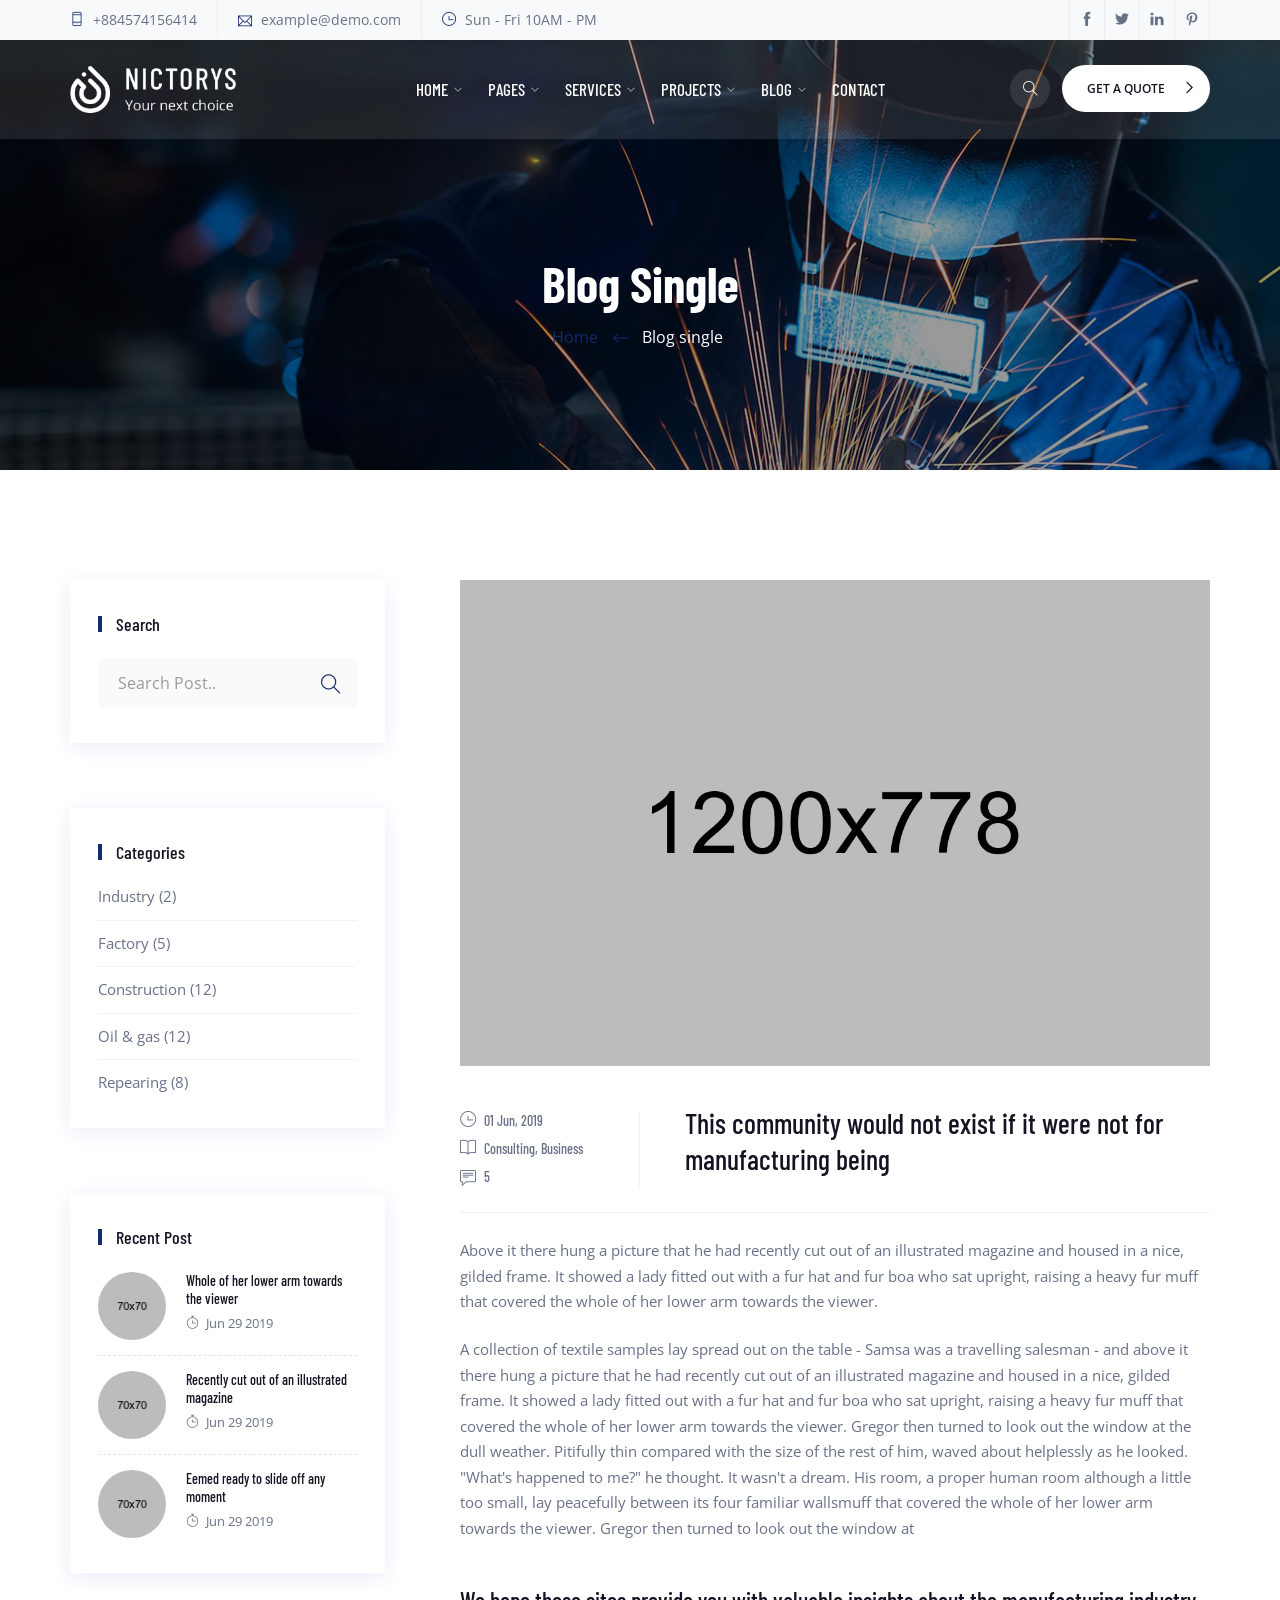
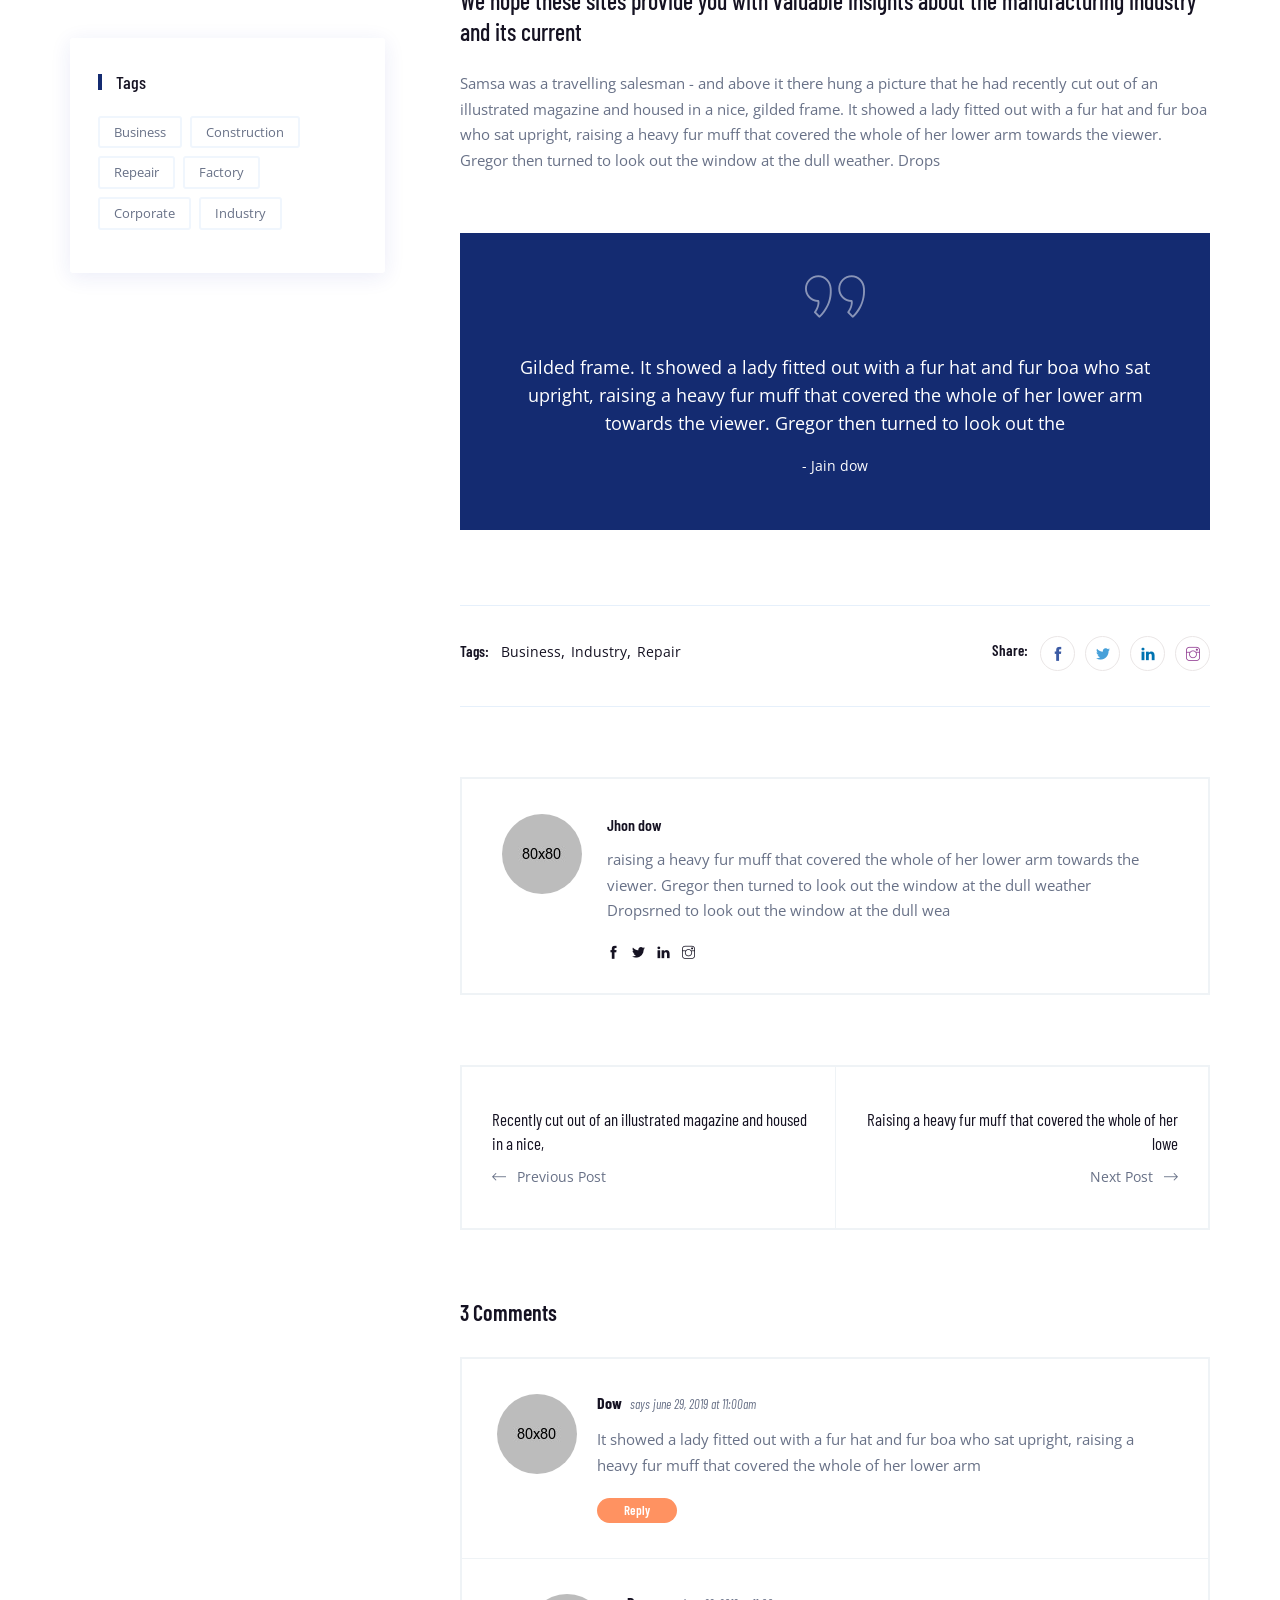
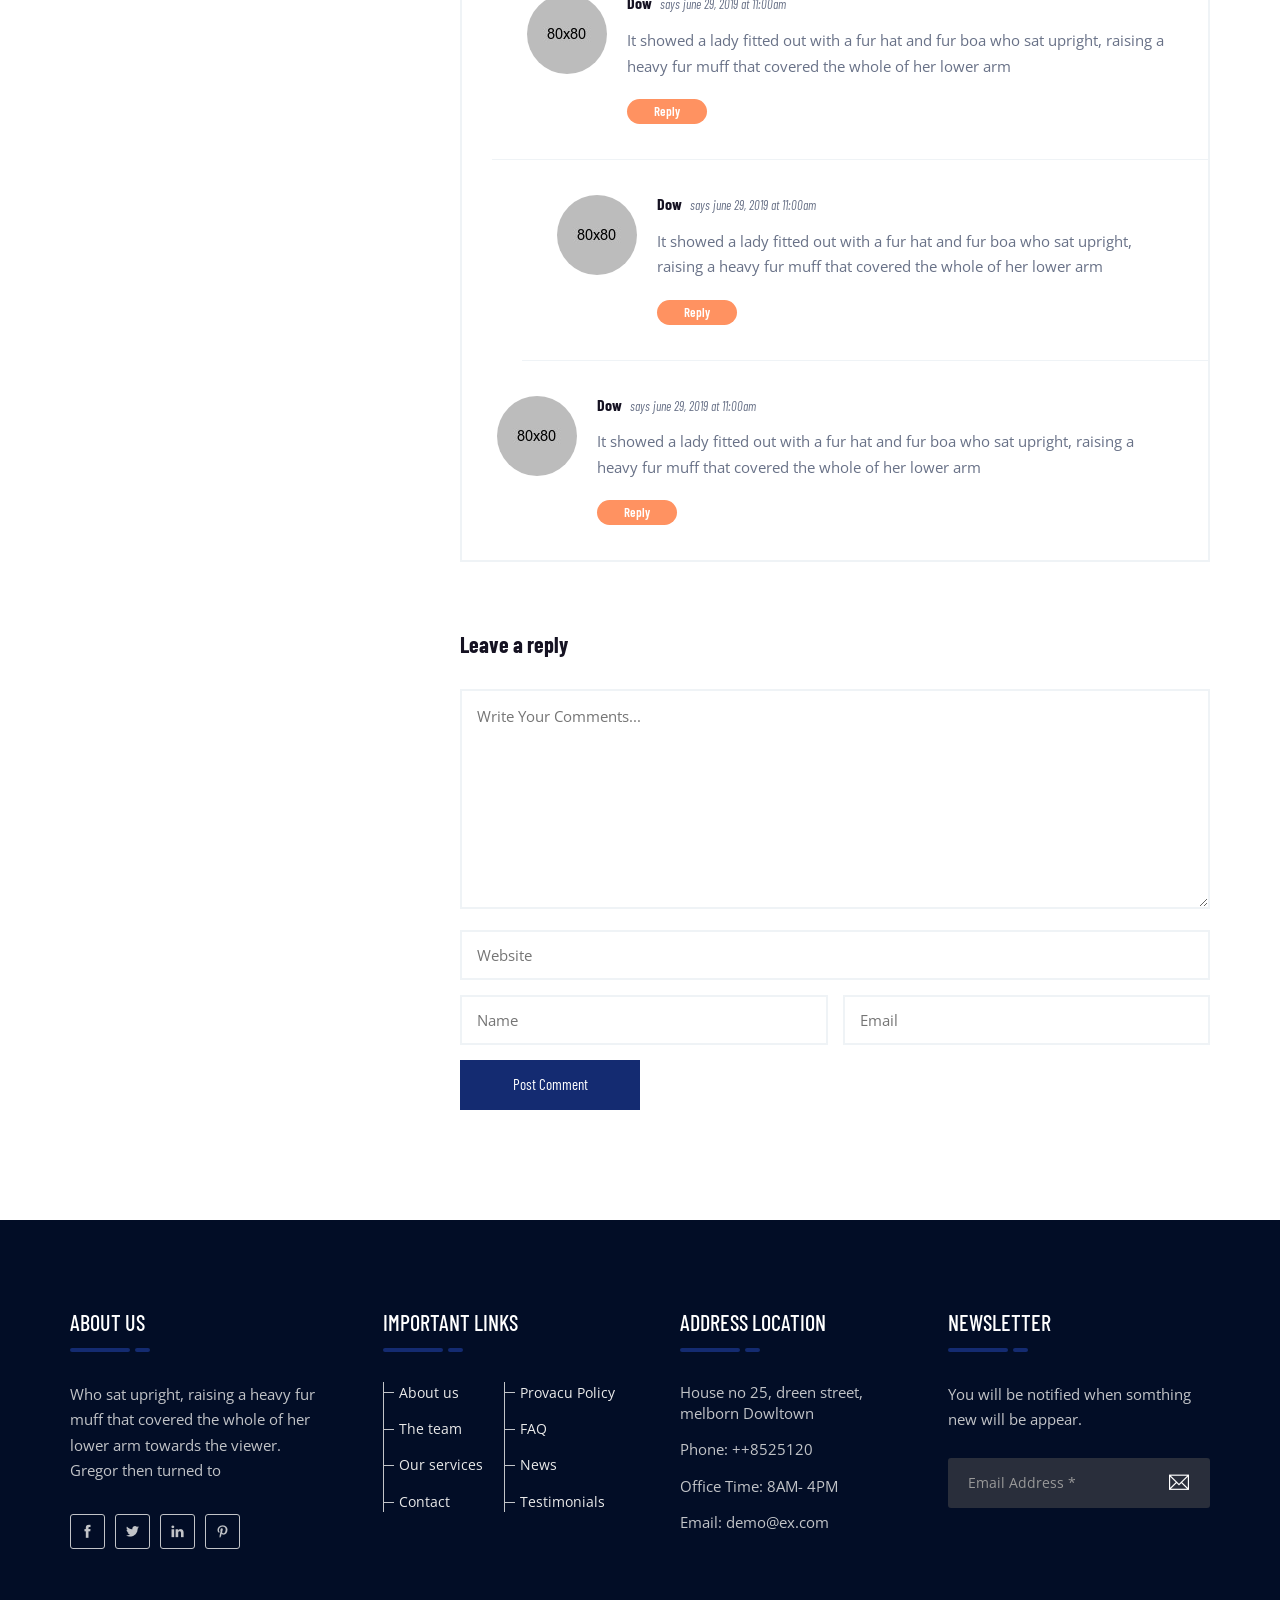
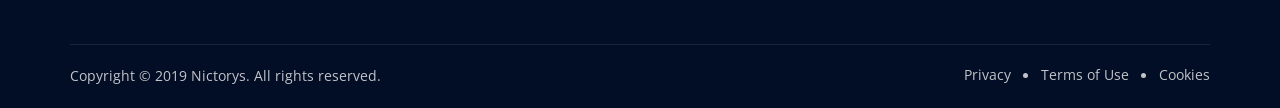
<file: blog-single-left-sidebar.html>
<!DOCTYPE html>
<html lang="en">
<head>
    <meta charset="utf-8">
    <meta http-equiv="X-UA-Compatible" content="IE=edge">
    <meta name="viewport" content="width=device-width, initial-scale=1">
    <meta name="author" content="irstheme">

    <title> Nictorys - Factory & Industrial HTML Template </title>
    
    <link href="assets/css/themify-icons.css" rel="stylesheet">
    <link href="assets/css/flaticon.css" rel="stylesheet">
    <link href="assets/css/bootstrap.min.css" rel="stylesheet">
    <link href="assets/css/animate.css" rel="stylesheet">
    <link href="assets/css/owl.carousel.css" rel="stylesheet">
    <link href="assets/css/owl.theme.css" rel="stylesheet">
    <link href="assets/css/slick.css" rel="stylesheet">
    <link href="assets/css/slick-theme.css" rel="stylesheet">
    <link href="assets/css/swiper.min.css" rel="stylesheet">
    <link href="assets/css/owl.transitions.css" rel="stylesheet">
    <link href="assets/css/jquery.fancybox.css" rel="stylesheet">
    <link href="assets/css/odometer-theme-default.css" rel="stylesheet">
    <link href="assets/css/style.css" rel="stylesheet">

    <!-- HTML5 shim and Respond.js for IE8 support of HTML5 elements and media queries -->
    <!--[if lt IE 9]>
    <script src="https://oss.maxcdn.com/html5shiv/3.7.3/html5shiv.min.js"></script>
    <script src="https://oss.maxcdn.com/respond/1.4.2/respond.min.js"></script>
    <![endif]-->

</head>

<body>

    <!-- start page-wrapper -->
    <div class="page-wrapper">

        <!-- start preloader -->
        <div class="preloader">
            <div class="lds-ellipsis">
                <div></div>
                <div></div>
                <div></div>
                <div></div>
            </div>
        </div>
        <!-- end preloader -->

        <!-- Start header -->
        <header id="header" class="site-header header-style-1">
            <div class="topbar">
                <div class="container">
                    <div class="row">
                        <div class="col col-md-9">
                            <div class="contact-info">
                                <ul>
                                    <li><i class="ti-mobile"></i> +884574156414</li>
                                    <li><i class="ti-email"></i> example@demo.com</li>
                                    <li><i class="ti-time"></i> Sun - Fri 10AM - PM</li>
                                </ul>
                            </div>
                        </div>
                        <div class="col col-md-3">
                            <div class="social">
                                <ul>
                                    <li><a href="#"><i class="ti-facebook"></i></a></li>
                                    <li><a href="#"><i class="ti-twitter-alt"></i></a></li>
                                    <li><a href="#"><i class="ti-linkedin"></i></a></li>
                                    <li><a href="#"><i class="ti-pinterest"></i></a></li>
                                </ul>
                            </div>
                        </div>
                    </div>
                </div>
            </div> <!-- end topbar -->
            <nav class="navigation navbar navbar-default">
                <div class="container">
                    <div class="navbar-header">
                        <button type="button" class="open-btn">
                            <span class="sr-only">Toggle navigation</span>
                            <span class="icon-bar"></span>
                            <span class="icon-bar"></span>
                            <span class="icon-bar"></span>
                        </button>
                        <a class="navbar-brand" href="index.html"><img src="assets/images/logo.png" alt></a>
                    </div>
                    <div id="navbar" class="navbar-collapse collapse navbar-right navigation-holder">
                        <button class="close-navbar"><i class="ti-close"></i></button>
                        <ul class="nav navbar-nav">
                            <li class="menu-item-has-children">
                                <a href="#">Home</a>
                                <ul class="sub-menu">
                                    <li><a href="index.html">Home default</a></li>
                                    <li><a href="index-2.html">Home style 2</a></li>
                                    <li><a href="index-3.html">Home style 3</a></li>
                                    <li class="menu-item-has-children">
                                        <a href="#Level3">Third level</a>
                                        <ul class="sub-menu">
                                            <li><a href="#">Level3</a></li>
                                            <li><a href="#">Level3</a></li>
                                            <li><a href="#">Level3</a></li>
                                        </ul>
                                    </li>
                                </ul>
                            </li>
                            <li class="menu-item-has-children">
                                <a href="#">Pages</a>
                                <ul class="sub-menu">
                                    <li><a href="about.html">About</a></li>
                                    <li><a href="testimonials.html">Testimonials</a></li>
                                    <li><a href="team.html">Team</a></li>
                                    <li><a href="faq.html">FAQ</a></li>
                                    <li><a href="404.html">404</a></li>
                                    <li><a href="contact.html">Contact</a></li>
                                </ul>
                            </li>
                            <li class="menu-item-has-children">
                                <a href="#">Services</a>
                                <ul class="sub-menu">
                                    <li><a href="services.html">Services</a></li>
                                    <li><a href="services-s2.html">Services style 2</a></li>
                                    <li><a href="service-single.html">Power & energy</a></li>
                                    <li><a href="mechanical-works.html">Mechanical Works</a></li>
                                    <li><a href="petroleum-refinery.html">Petroleum Refinery</a></li>
                                    <li><a href="oil-gas-industry.html">Oil & Gas Industry</a></li>
                                    <li><a href="logistics-services.html">Logistics Services</a></li>
                                    <li><a href="general-insustry.html">General Insustry</a></li>
                                </ul>
                            </li>
                            <li class="menu-item-has-children">
                                <a href="#">Projects</a>
                                <ul class="sub-menu">
                                    <li><a href="projects.html">Projects</a></li>
                                    <li><a href="projects-s2.html">Projects style 2</a></li>
                                    <li><a href="portfolio-single.html">Project single</a></li>
                                </ul>
                            </li>
                            <li class="menu-item-has-children">
                                <a href="#">Blog</a>
                                <ul class="sub-menu">
                                    <li><a href="blog.html">Blog default</a></li>
                                    <li><a href="blog-left-sidebar.html">Blog left sidebar</a></li>
                                    <li><a href="blog-full-width.html">Blog full width</a></li>
                                    <li class="menu-item-has-children">
                                        <a href="#Level3">Blog single</a>
                                        <ul class="sub-menu">
                                            <li><a href="blog-single.html">Blog single</a></li>
                                            <li><a href="blog-single-left-sidebar.html">Blog single left sidebar</a></li>
                                            <li><a href="blog-single-full-width.html">Blog single full width</a></li>
                                        </ul>
                                    </li>
                                </ul>
                            </li>
                            <li><a href="contact.html">Contact</a></li>
                        </ul>
                    </div><!-- end of nav-collapse -->

                    <div class="search-contact">
                        <div class="header-search-form-wrapper">
                            <button class="search-toggle-btn"><i class="ti-search"></i></button>
                            <div class="header-search-form">
                                <form>
                                    <div>
                                        <input type="text" class="form-control" placeholder="Search here...">
                                        <button type="submit"><i class="ti-search"></i></button>
                                    </div>
                                </form>
                            </div>
                        </div>
                        <div class="contact-btn">
                            <a href="#" class="theme-btn-s2">Get a quote</a>
                        </div>
                    </div>
                </div><!-- end of container -->
            </nav>
        </header>
        <!-- end of header -->


        <!-- start page-title -->
        <section class="page-title">
            <div class="container">
                <div class="row">
                    <div class="col col-xs-12">
                        <h2>Blog single</h2>
                        <ol class="breadcrumb">
                            <li><a href="index.html">Home</a></li>
                            <li>Blog single</li>
                        </ol>
                    </div>
                </div> <!-- end row -->
            </div> <!-- end container -->
        </section>        
        <!-- end page-title -->


        <!-- start blog-single-section -->
        <section class="blog-single-section blog-single-left-sidebar-section section-padding">
            <div class="container">
                <div class="row">
                    <div class="col col-md-8 col-md-push-4">
                        <div class="blog-content">
                            <div class="post format-standard-image">
                                <div class="entry-media">
                                    <img src="assets/images/blog/img-4.jpg" alt>
                                </div>
                                <div class="meta-title">
                                    <div class="meta">
                                        <ul class="entry-meta">
                                            <li><a href="#"><i class="ti-time"></i> 01 Jun, 2019</a></li>
                                            <li><a href="#"><i class="ti-book"></i> Consulting, Business</a></li>
                                            <li><a href="#"><i class="ti-comment-alt"></i> 5</a></li>
                                        </ul>
                                    </div>
                                    <div class="title">
                                        <h2>This community would not exist if it were not for manufacturing being</h2>
                                    </div>
                                </div>
                                <p>Above it there hung a picture that he had recently cut out of an illustrated magazine and housed in a nice, gilded frame. It showed a lady fitted out with a fur hat and fur boa who sat upright, raising a heavy fur muff that covered the whole of her lower arm towards the viewer. </p>
                                <p> A collection of textile samples lay spread out on the table - Samsa was a travelling salesman - and above it there hung a picture that he had recently cut out of an illustrated magazine and housed in a nice, gilded frame. It showed a lady fitted out with a fur hat and fur boa who sat upright, raising a heavy fur muff that covered the whole of her lower arm towards the viewer. Gregor then turned to look out the window at the dull weather. Pitifully thin compared with the size of the rest of him, waved about helplessly as he looked. "What's happened to me?" he thought. It wasn't a dream. His room, a proper human room although a little too small, lay peacefully between its four familiar wallsmuff that covered the whole of her lower arm towards the viewer. Gregor then turned to look out the window at</p>
                                <h3>We hope these sites provide you with valuable insights about the manufacturing industry and its current</h3>
                                <p>Samsa was a travelling salesman - and above it there hung a picture that he had recently cut out of an illustrated magazine and housed in a nice, gilded frame. It showed a lady fitted out with a fur hat and fur boa who sat upright, raising a heavy fur muff that covered the whole of her lower arm towards the viewer. Gregor then turned to look out the window at the dull weather. Drops</p>
                                <blockquote>
                                    Gilded frame. It showed a lady fitted out with a fur hat and fur boa who sat upright, raising a heavy fur muff that covered the whole of her lower arm towards the viewer. Gregor then turned to look out the 
                                    <span class="quoter">- Jain dow</span>
                                </blockquote>
                            </div>

                            <div class="tag-share clearfix">
                                <div class="tag">
                                    <span>Tags: </span>
                                    <ul>
                                        <li><a href="#">Business</a></li>
                                        <li><a href="#">Industry</a></li>
                                        <li><a href="#">Repair</a></li>
                                    </ul>
                                </div>
                                <div class="share">
                                    <span>Share: </span>
                                    <ul>
                                        <li><a href="#"><i class="ti-facebook"></i></a></li>
                                        <li><a href="#"><i class="ti-twitter-alt"></i></a></li>
                                        <li><a href="#"><i class="ti-linkedin"></i></a></li>
                                        <li><a href="#"><i class="ti-instagram"></i></a></li>
                                    </ul>
                                </div>
                            </div> <!-- end tag-share -->

                            <div class="author-box">
                                <div class="author-avatar">
                                    <a href="#" target="_blank"><img src="assets/images/blog-details/author.jpg" alt></a>
                                </div>
                                <div class="author-content">
                                    <a href="#" class="author-name">Jhon dow</a>
                                    <p>raising a heavy fur muff that covered the whole of her lower arm towards the viewer. Gregor then turned to look out the window at the dull weather Dropsrned to look out the window at the dull wea</p>
                                    <div class="socials">
                                        <ul class="social-link">
                                            <li><a href="#"><i class="ti-facebook"></i></a></li>
                                            <li><a href="#"><i class="ti-twitter-alt"></i></a></li>
                                            <li><a href="#"><i class="ti-linkedin"></i></a></li>
                                            <li><a href="#"><i class="ti-instagram"></i></a></li>
                                        </ul>
                                    </div>
                                </div>
                            </div> <!-- end author-box -->

                            <div class="more-posts">
                                <div class="previous-post">
                                    <a href="#">
                                        <span class="post-name">Recently cut out of an illustrated magazine and housed in a nice,</span>
                                        <span class="post-control-link">Previous Post</span>
                                    </a>
                                </div>
                                <div class="next-post">
                                    <a href="0">
                                        <span class="post-name">Raising a heavy fur muff that covered the whole of her lowe</span>
                                        <span class="post-control-link">Next Post</span>
                                    </a>
                                </div>
                            </div>

                            <div class="comments-area">
                                <div class="comments-section">
                                    <h3 class="comments-title">3 Comments</h3>
                                    <ol class="comments">
                                        <li class="comment even thread-even depth-1" id="comment-1">
                                            <div id="div-comment-1">
                                                <div class="comment-theme">
                                                    <div class="comment-image"><img src="assets/images/blog-details/comments-author/img-1.jpg" alt></div>
                                                </div>
                                                <div class="comment-main-area">
                                                    <div class="comment-wrapper">
                                                        <div class="comments-meta">
                                                            <h4>Dow <span class="comments-date">says june 29, 2019 at 11:00am</span></h4>
                                                        </div>
                                                        <div class="comment-area">
                                                            <p>It showed a lady fitted out with a fur hat and fur boa who sat upright, raising a heavy fur muff that covered the whole of her lower arm</p>
                                                            <div class="comments-reply">
                                                                <a class="comment-reply-link" href="#"><span>Reply</span></a>
                                                            </div>
                                                        </div>
                                                    </div>
                                                </div>
                                            </div>
                                            <ul class="children">
                                                <li class="comment">
                                                    <div>
                                                        <div class="comment-theme">
                                                            <div class="comment-image"><img src="assets/images/blog-details/comments-author/img-2.jpg" alt></div>
                                                        </div>
                                                        <div class="comment-main-area">
                                                            <div class="comment-wrapper">
                                                                <div class="comments-meta">
                                                                    <h4>Dow <span class="comments-date">says june 29, 2019 at 11:00am</span></h4>
                                                                </div>
                                                                <div class="comment-area">
                                                                    <p>It showed a lady fitted out with a fur hat and fur boa who sat upright, raising a heavy fur muff that covered the whole of her lower arm</p>
                                                                    <div class="comments-reply">
                                                                        <a  class="comment-reply-link" href="#"><span>Reply</span></a>
                                                                    </div>
                                                                </div>
                                                            </div>
                                                        </div>
                                                    </div>
                                                    <ul>
                                                        <li class="comment">
                                                            <div>
                                                                <div class="comment-theme">
                                                                    <div class="comment-image"><img src="assets/images/blog-details/comments-author/img-3.jpg" alt></div>
                                                                </div>
                                                                <div class="comment-main-area">
                                                                    <div class="comment-wrapper">
                                                                        <div class="comments-meta">
                                                                            <h4>Dow <span class="comments-date">says june 29, 2019 at 11:00am</span></h4>
                                                                        </div>
                                                                        <div class="comment-area">
                                                                            <p>It showed a lady fitted out with a fur hat and fur boa who sat upright, raising a heavy fur muff that covered the whole of her lower arm</p>
                                                                            <div class="comments-reply">
                                                                                <a  class="comment-reply-link" href="#"><span>Reply</span></a>
                                                                            </div>
                                                                        </div>
                                                                    </div>
                                                                </div>
                                                            </div>
                                                        </li>
                                                    </ul>
                                                </li>
                                            </ul>
                                        </li>

                                        <li class="comment">
                                            <div>
                                                <div class="comment-theme">
                                                    <div class="comment-image"><img src="assets/images/blog-details/comments-author/img-1.jpg" alt></div>
                                                </div>
                                                <div class="comment-main-area">
                                                    <div class="comment-wrapper">
                                                        <div class="comments-meta">
                                                            <h4>Dow <span class="comments-date">says june 29, 2019 at 11:00am</span></h4>
                                                        </div>
                                                        <div class="comment-area">
                                                            <p>It showed a lady fitted out with a fur hat and fur boa who sat upright, raising a heavy fur muff that covered the whole of her lower arm</p>
                                                            <div class="comments-reply">
                                                                <a  class="comment-reply-link" href="#"><span>Reply</span></a>
                                                            </div>
                                                        </div>
                                                    </div>
                                                </div>
                                            </div>
                                        </li>
                                    </ol>
                                </div> <!-- end comments-section -->

                                <div class="comment-respond">
                                    <h3 class="comment-reply-title">Leave a reply</h3>
                                    <form method="post" id="commentform" class="comment-form">
                                        <div class="form-textarea">
                                            <textarea id="comment" placeholder="Write Your Comments..."></textarea>
                                        </div>
                                        <div class="form-inputs">
                                            <input placeholder="Website" type="url">
                                            <input placeholder="Name" type="text">
                                            <input placeholder="Email" type="email">
                                        </div>
                                        <div class="form-submit">
                                            <input id="submit" value="Post Comment" type="submit">
                                        </div>
                                    </form>
                                </div>
                            </div> <!-- end comments-area -->
                        </div>
                    </div>

                    <div class="col col-md-4 col-md-pull-8">
                        <div class="blog-sidebar">
                            <div class="widget search-widget">
                                <h3>Search</h3>
                                <form>
                                    <div>
                                        <input type="text" class="form-control" placeholder="Search Post..">
                                        <button type="submit"><i class="ti-search"></i></button>
                                    </div>
                                </form>
                            </div>
                            <div class="widget category-widget">
                                <h3>Categories</h3>
                                <ul>
                                    <li><a href="#">Industry (2)</a></li>
                                    <li><a href="#">Factory (5)</a></li>
                                    <li><a href="#">Construction (12)</a></li>
                                    <li><a href="#">Oil & gas (12)</a></li>
                                    <li><a href="#">Repearing (8)</a></li>
                                </ul>
                            </div>
                            <div class="widget recent-post-widget">
                                <h3>Recent post</h3>
                                <div class="posts">
                                    <div class="post">
                                        <div class="img-holder">
                                            <img src="assets/images/recent-posts/img-1.jpg" alt>
                                        </div>
                                        <div class="details">
                                            <h4><a href="#">Whole of her lower arm towards the viewer</a></h4>
                                            <span class="date"><i class="ti-timer"></i>Jun 29 2019</span>
                                        </div>
                                    </div>
                                    <div class="post">
                                        <div class="img-holder">
                                            <img src="assets/images/recent-posts/img-2.jpg" alt>
                                        </div>
                                        <div class="details">
                                            <h4><a href="#">Recently cut out of an illustrated magazine </a></h4>
                                            <span class="date"><i class="ti-timer"></i>Jun 29 2019</span>
                                        </div>
                                    </div>
                                    <div class="post">
                                        <div class="img-holder">
                                            <img src="assets/images/recent-posts/img-3.jpg" alt>
                                        </div>
                                        <div class="details">
                                            <h4><a href="#">Eemed ready to slide off any moment</a></h4>
                                            <span class="date"><i class="ti-timer"></i>Jun 29 2019</span>
                                        </div>
                                    </div>
                                </div>
                            </div>
                            <div class="widget tag-widget">
                                <h3>Tags</h3>
                                <ul>
                                    <li><a href="#">Business</a></li>
                                    <li><a href="#">Construction</a></li>
                                    <li><a href="#">Repeair</a></li>
                                    <li><a href="#">Factory</a></li>
                                    <li><a href="#">Corporate</a></li>
                                    <li><a href="#">Industry</a></li>
                                </ul>
                            </div>
                        </div>
                    </div>
                </div>
            </div> <!-- end container -->
        </section>
        <!-- end blog-single-section -->


        <!-- start site-footer -->
        <footer class="site-footer">
            <div class="upper-footer">
                <div class="container">
                    <div class="row">
                        <div class="col col-lg-3 col-md-3 col-sm-6">
                            <div class="widget about-widget">
                                <div class="logo widget-title">
                                    <h3>About us</h3>
                                </div>
                                <p>Who sat upright, raising a heavy fur muff that covered the whole of her lower arm towards the viewer. Gregor then turned to</p>
                                <div class="social">
                                    <ul>
                                        <li><a href="#"><i class="ti-facebook"></i></a></li>
                                        <li><a href="#"><i class="ti-twitter-alt"></i></a></li>
                                        <li><a href="#"><i class="ti-linkedin"></i></a></li>
                                        <li><a href="#"><i class="ti-pinterest"></i></a></li>
                                    </ul>
                                </div>
                            </div>
                        </div>
                        <div class="col col-lg-3 col-md-3 col-sm-6">
                            <div class="widget link-widget">
                                <div class="widget-title">
                                    <h3>Important Links</h3>
                                </div>
                                <ul>
                                    <li><a href="#">About us</a></li>
                                    <li><a href="#">The team</a></li>
                                    <li><a href="#">Our services</a></li>
                                    <li><a href="#">Contact</a></li>
                                </ul>
                                <ul>
                                    <li><a href="#">Provacu Policy</a></li>
                                    <li><a href="#">FAQ</a></li>
                                    <li><a href="#">News</a></li>
                                    <li><a href="#">Testimonials</a></li>
                                </ul>
                            </div>
                        </div>
                        <div class="col col-lg-3 col-md-3 col-sm-6">
                            <div class="widget contact-widget service-link-widget">
                                <div class="widget-title">
                                    <h3>Address Location</h3>
                                </div>
                                <ul>
                                    <li>House no 25, dreen street, melborn Dowltown</li>
                                    <li>Phone:  ++8525120</li>
                                    <li>Office Time: 8AM- 4PM</li>
                                    <li>Email: demo@ex.com</li>
                                </ul>
                            </div>
                        </div>
                        <div class="col col-lg-3 col-md-3 col-sm-6">
                            <div class="widget newsletter-widget">
                                <div class="widget-title">
                                    <h3>Newsletter</h3>
                                </div>
                                <p>You will be notified when somthing new will be appear.</p>
                                <form>
                                    <div class="input-1">
                                        <input type="email" class="form-control" placeholder="Email Address *" required>
                                    </div>
                                    <div class="submit clearfix">
                                        <button type="submit"><i class="ti-email"></i></button>
                                    </div>
                                </form>
                            </div>
                        </div>
                    </div>
                </div> <!-- end container -->
            </div>
            <div class="lower-footer">
                <div class="container">
                    <div class="row">
                        <div class="separator"></div>
                        <div class="col col-xs-12">
                            <p class="copyright">Copyright &copy; 2019 Nictorys. All rights reserved.</p>
                            <div class="short-links">
                                <ul>
                                    <li><a href="#">Privacy</a></li>
                                    <li><a href="#">Terms of Use</a></li>
                                    <li><a href="#">Cookies</a></li>
                                </ul>
                            </div>
                        </div>
                    </div>
                </div>
            </div>
        </footer>
        <!-- end site-footer -->

    </div>
    <!-- end of page-wrapper -->



    <!-- All JavaScript files
    ================================================== -->
    <script src="assets/js/jquery.min.js"></script>
    <script src="assets/js/bootstrap.min.js"></script>

    <!-- Plugins for this template -->
    <script src="assets/js/jquery-plugin-collection.js"></script>

    <!-- Custom script for this template -->
    <script src="assets/js/script.js"></script>
</body>
</html>
</file>
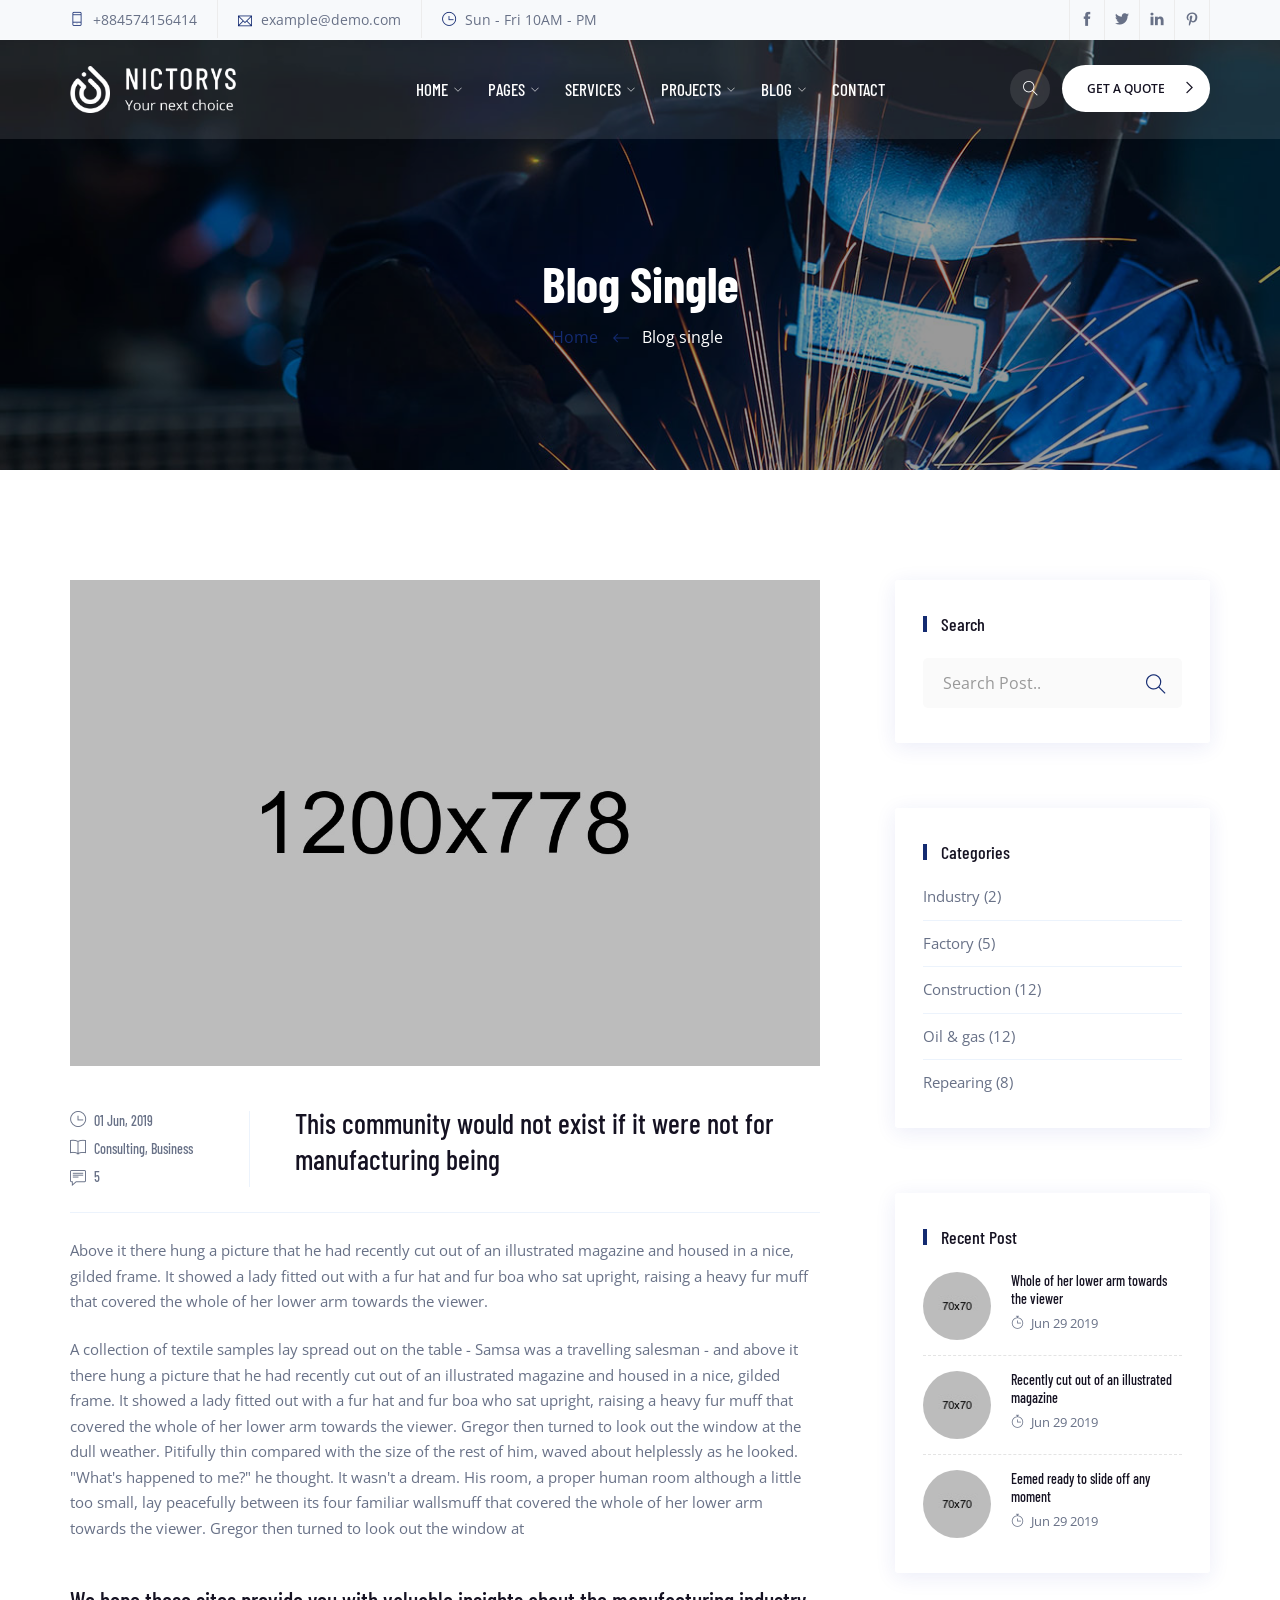
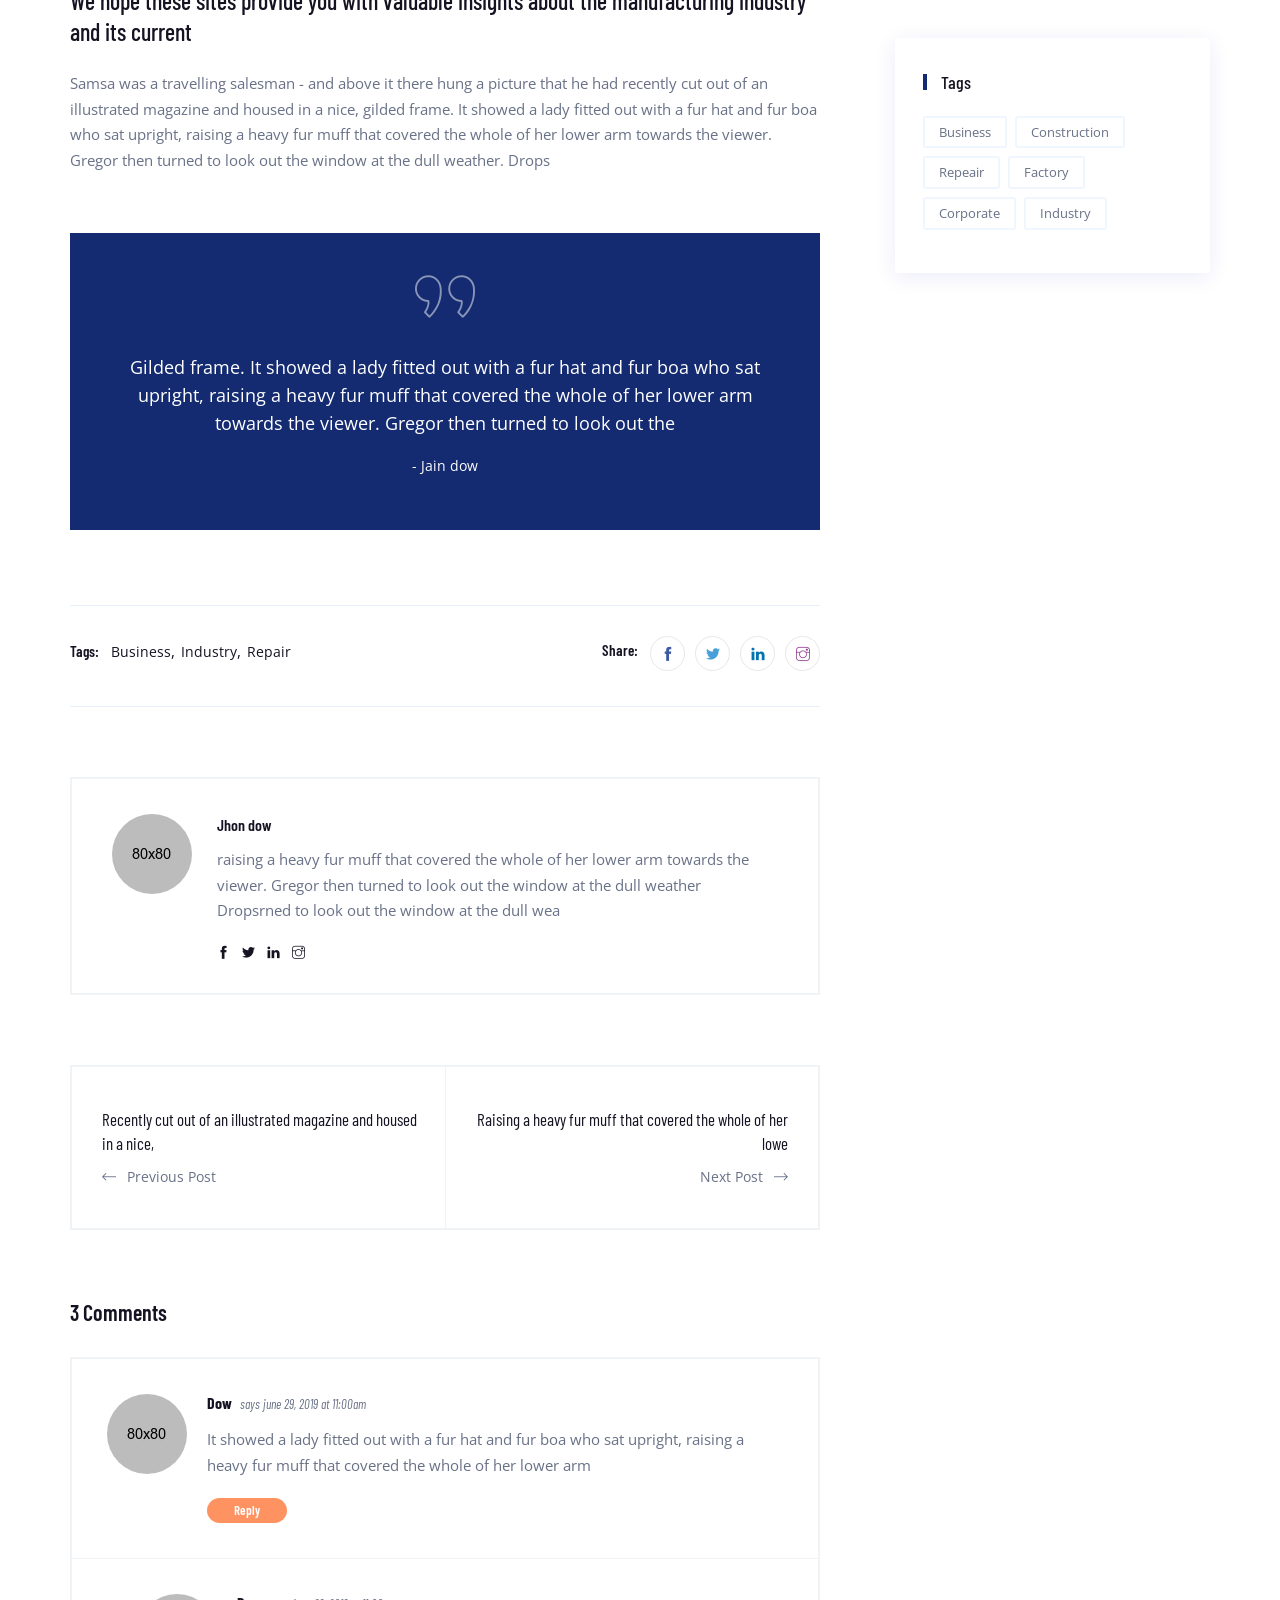
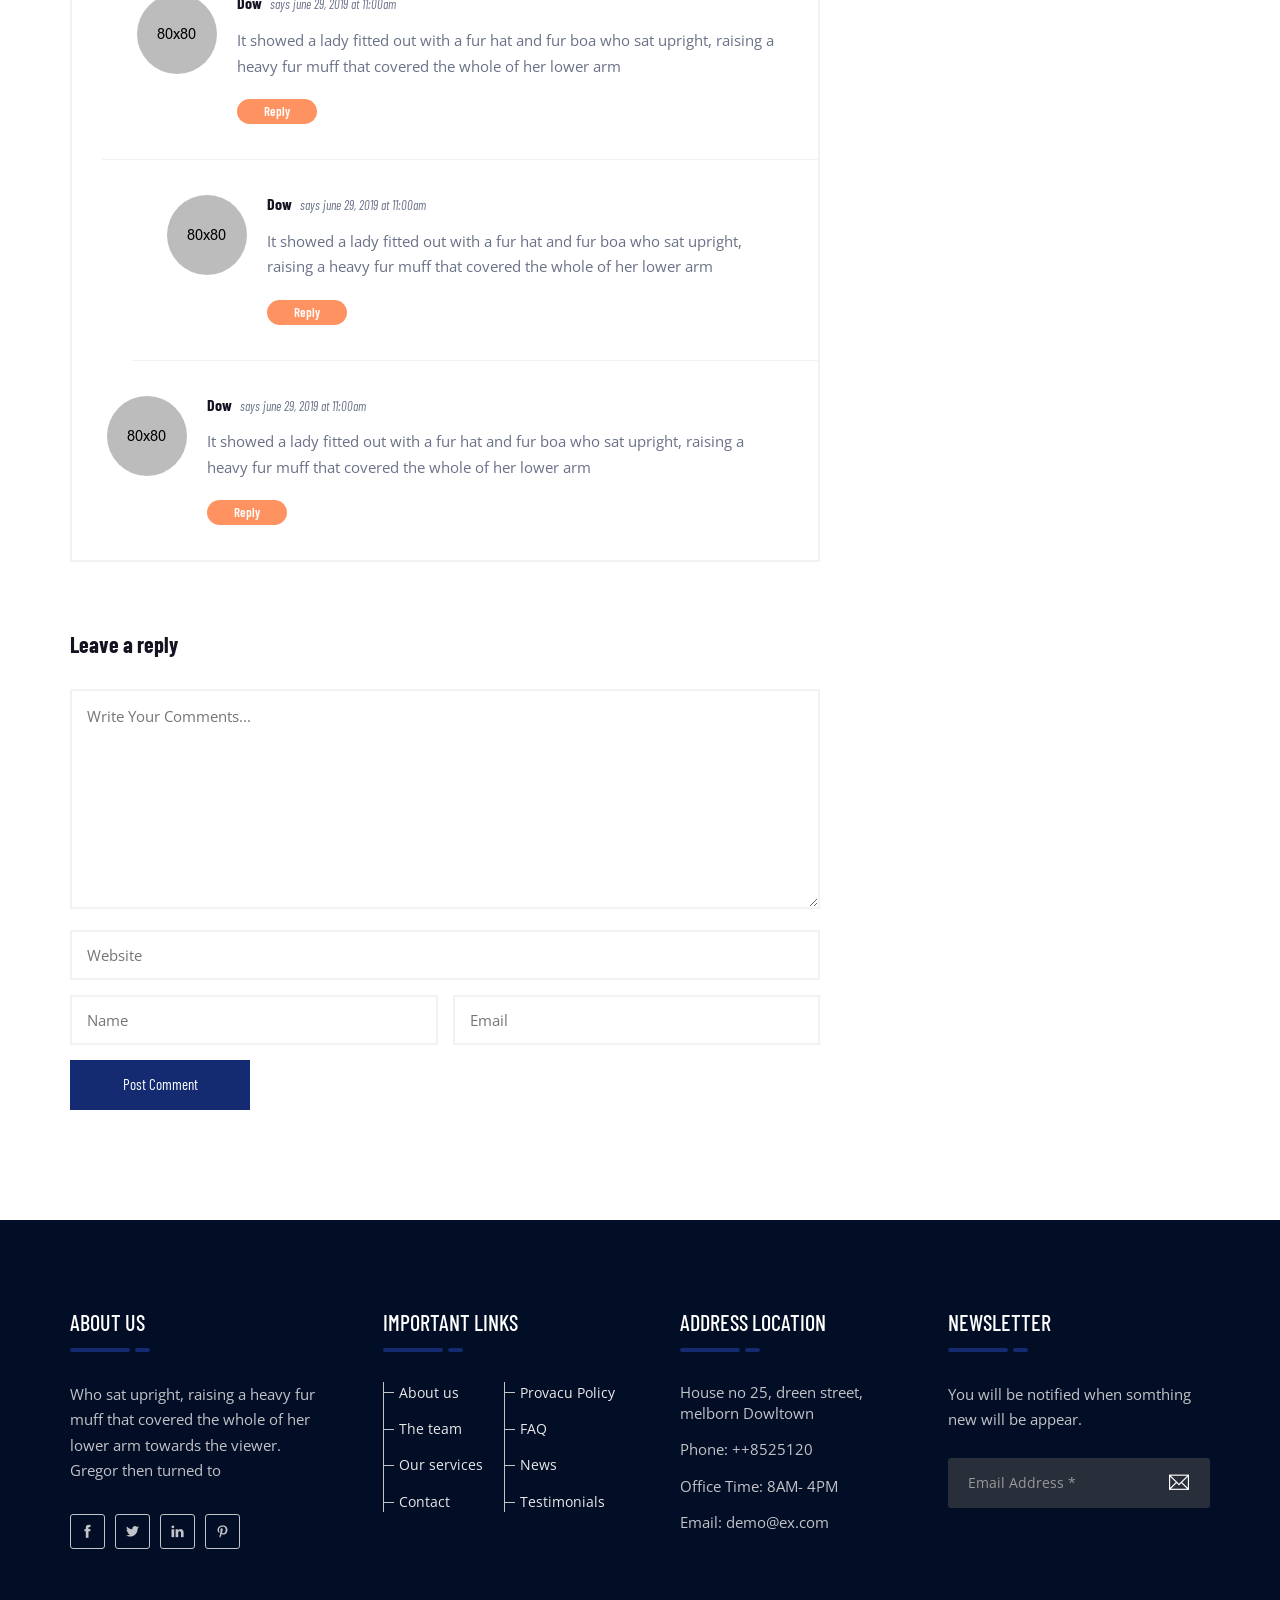
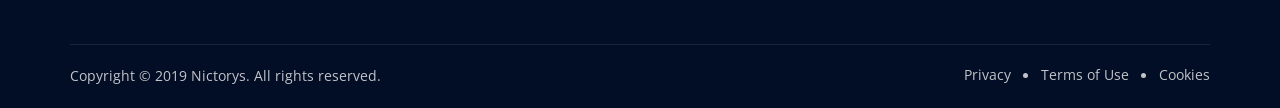
<file: blog-single.html>
<!DOCTYPE html>
<html lang="en">
<head>
    <meta charset="utf-8">
    <meta http-equiv="X-UA-Compatible" content="IE=edge">
    <meta name="viewport" content="width=device-width, initial-scale=1">
    <meta name="author" content="irstheme">

    <title> Nictorys - Factory & Industrial HTML Template </title>
    
    <link href="assets/css/themify-icons.css" rel="stylesheet">
    <link href="assets/css/flaticon.css" rel="stylesheet">
    <link href="assets/css/bootstrap.min.css" rel="stylesheet">
    <link href="assets/css/animate.css" rel="stylesheet">
    <link href="assets/css/owl.carousel.css" rel="stylesheet">
    <link href="assets/css/owl.theme.css" rel="stylesheet">
    <link href="assets/css/slick.css" rel="stylesheet">
    <link href="assets/css/slick-theme.css" rel="stylesheet">
    <link href="assets/css/swiper.min.css" rel="stylesheet">
    <link href="assets/css/owl.transitions.css" rel="stylesheet">
    <link href="assets/css/jquery.fancybox.css" rel="stylesheet">
    <link href="assets/css/odometer-theme-default.css" rel="stylesheet">
    <link href="assets/css/style.css" rel="stylesheet">

    <!-- HTML5 shim and Respond.js for IE8 support of HTML5 elements and media queries -->
    <!--[if lt IE 9]>
    <script src="https://oss.maxcdn.com/html5shiv/3.7.3/html5shiv.min.js"></script>
    <script src="https://oss.maxcdn.com/respond/1.4.2/respond.min.js"></script>
    <![endif]-->

</head>

<body>

    <!-- start page-wrapper -->
    <div class="page-wrapper">

        <!-- start preloader -->
        <div class="preloader">
            <div class="lds-ellipsis">
                <div></div>
                <div></div>
                <div></div>
                <div></div>
            </div>
        </div>
        <!-- end preloader -->

        <!-- Start header -->
        <header id="header" class="site-header header-style-1">
            <div class="topbar">
                <div class="container">
                    <div class="row">
                        <div class="col col-md-9">
                            <div class="contact-info">
                                <ul>
                                    <li><i class="ti-mobile"></i> +884574156414</li>
                                    <li><i class="ti-email"></i> example@demo.com</li>
                                    <li><i class="ti-time"></i> Sun - Fri 10AM - PM</li>
                                </ul>
                            </div>
                        </div>
                        <div class="col col-md-3">
                            <div class="social">
                                <ul>
                                    <li><a href="#"><i class="ti-facebook"></i></a></li>
                                    <li><a href="#"><i class="ti-twitter-alt"></i></a></li>
                                    <li><a href="#"><i class="ti-linkedin"></i></a></li>
                                    <li><a href="#"><i class="ti-pinterest"></i></a></li>
                                </ul>
                            </div>
                        </div>
                    </div>
                </div>
            </div> <!-- end topbar -->
            <nav class="navigation navbar navbar-default">
                <div class="container">
                    <div class="navbar-header">
                        <button type="button" class="open-btn">
                            <span class="sr-only">Toggle navigation</span>
                            <span class="icon-bar"></span>
                            <span class="icon-bar"></span>
                            <span class="icon-bar"></span>
                        </button>
                        <a class="navbar-brand" href="index.html"><img src="assets/images/logo.png" alt></a>
                    </div>
                    <div id="navbar" class="navbar-collapse collapse navbar-right navigation-holder">
                        <button class="close-navbar"><i class="ti-close"></i></button>
                        <ul class="nav navbar-nav">
                            <li class="menu-item-has-children">
                                <a href="#">Home</a>
                                <ul class="sub-menu">
                                    <li><a href="index.html">Home default</a></li>
                                    <li><a href="index-2.html">Home style 2</a></li>
                                    <li><a href="index-3.html">Home style 3</a></li>
                                    <li class="menu-item-has-children">
                                        <a href="#Level3">Third level</a>
                                        <ul class="sub-menu">
                                            <li><a href="#">Level3</a></li>
                                            <li><a href="#">Level3</a></li>
                                            <li><a href="#">Level3</a></li>
                                        </ul>
                                    </li>
                                </ul>
                            </li>
                            <li class="menu-item-has-children">
                                <a href="#">Pages</a>
                                <ul class="sub-menu">
                                    <li><a href="about.html">About</a></li>
                                    <li><a href="testimonials.html">Testimonials</a></li>
                                    <li><a href="team.html">Team</a></li>
                                    <li><a href="faq.html">FAQ</a></li>
                                    <li><a href="404.html">404</a></li>
                                    <li><a href="contact.html">Contact</a></li>
                                </ul>
                            </li>
                            <li class="menu-item-has-children">
                                <a href="#">Services</a>
                                <ul class="sub-menu">
                                    <li><a href="services.html">Services</a></li>
                                    <li><a href="services-s2.html">Services style 2</a></li>
                                    <li><a href="service-single.html">Power & energy</a></li>
                                    <li><a href="mechanical-works.html">Mechanical Works</a></li>
                                    <li><a href="petroleum-refinery.html">Petroleum Refinery</a></li>
                                    <li><a href="oil-gas-industry.html">Oil & Gas Industry</a></li>
                                    <li><a href="logistics-services.html">Logistics Services</a></li>
                                    <li><a href="general-insustry.html">General Insustry</a></li>
                                </ul>
                            </li>
                            <li class="menu-item-has-children">
                                <a href="#">Projects</a>
                                <ul class="sub-menu">
                                    <li><a href="projects.html">Projects</a></li>
                                    <li><a href="projects-s2.html">Projects style 2</a></li>
                                    <li><a href="portfolio-single.html">Project single</a></li>
                                </ul>
                            </li>
                            <li class="menu-item-has-children">
                                <a href="#">Blog</a>
                                <ul class="sub-menu">
                                    <li><a href="blog.html">Blog default</a></li>
                                    <li><a href="blog-left-sidebar.html">Blog left sidebar</a></li>
                                    <li><a href="blog-full-width.html">Blog full width</a></li>
                                    <li class="menu-item-has-children">
                                        <a href="#Level3">Blog single</a>
                                        <ul class="sub-menu">
                                            <li><a href="blog-single.html">Blog single</a></li>
                                            <li><a href="blog-single-left-sidebar.html">Blog single left sidebar</a></li>
                                            <li><a href="blog-single-full-width.html">Blog single full width</a></li>
                                        </ul>
                                    </li>
                                </ul>
                            </li>
                            <li><a href="contact.html">Contact</a></li>
                        </ul>
                    </div><!-- end of nav-collapse -->

                    <div class="search-contact">
                        <div class="header-search-form-wrapper">
                            <button class="search-toggle-btn"><i class="ti-search"></i></button>
                            <div class="header-search-form">
                                <form>
                                    <div>
                                        <input type="text" class="form-control" placeholder="Search here...">
                                        <button type="submit"><i class="ti-search"></i></button>
                                    </div>
                                </form>
                            </div>
                        </div>
                        <div class="contact-btn">
                            <a href="#" class="theme-btn-s2">Get a quote</a>
                        </div>
                    </div>
                </div><!-- end of container -->
            </nav>
        </header>
        <!-- end of header -->


        <!-- start page-title -->
        <section class="page-title">
            <div class="container">
                <div class="row">
                    <div class="col col-xs-12">
                        <h2>Blog single</h2>
                        <ol class="breadcrumb">
                            <li><a href="index.html">Home</a></li>
                            <li>Blog single</li>
                        </ol>
                    </div>
                </div> <!-- end row -->
            </div> <!-- end container -->
        </section>        
        <!-- end page-title -->


        <!-- start blog-single-section -->
        <section class="blog-single-section section-padding">
            <div class="container">
                <div class="row">
                    <div class="col col-md-8">
                        <div class="blog-content">
                            <div class="post format-standard-image">
                                <div class="entry-media">
                                    <img src="assets/images/blog/img-4.jpg" alt>
                                </div>
                                <div class="meta-title">
                                    <div class="meta">
                                        <ul class="entry-meta">
                                            <li><a href="#"><i class="ti-time"></i> 01 Jun, 2019</a></li>
                                            <li><a href="#"><i class="ti-book"></i> Consulting, Business</a></li>
                                            <li><a href="#"><i class="ti-comment-alt"></i> 5</a></li>
                                        </ul>
                                    </div>
                                    <div class="title">
                                        <h2>This community would not exist if it were not for manufacturing being</h2>
                                    </div>
                                </div>
                                <p>Above it there hung a picture that he had recently cut out of an illustrated magazine and housed in a nice, gilded frame. It showed a lady fitted out with a fur hat and fur boa who sat upright, raising a heavy fur muff that covered the whole of her lower arm towards the viewer. </p>
                                <p> A collection of textile samples lay spread out on the table - Samsa was a travelling salesman - and above it there hung a picture that he had recently cut out of an illustrated magazine and housed in a nice, gilded frame. It showed a lady fitted out with a fur hat and fur boa who sat upright, raising a heavy fur muff that covered the whole of her lower arm towards the viewer. Gregor then turned to look out the window at the dull weather. Pitifully thin compared with the size of the rest of him, waved about helplessly as he looked. "What's happened to me?" he thought. It wasn't a dream. His room, a proper human room although a little too small, lay peacefully between its four familiar wallsmuff that covered the whole of her lower arm towards the viewer. Gregor then turned to look out the window at</p>
                                <h3>We hope these sites provide you with valuable insights about the manufacturing industry and its current</h3>
                                <p>Samsa was a travelling salesman - and above it there hung a picture that he had recently cut out of an illustrated magazine and housed in a nice, gilded frame. It showed a lady fitted out with a fur hat and fur boa who sat upright, raising a heavy fur muff that covered the whole of her lower arm towards the viewer. Gregor then turned to look out the window at the dull weather. Drops</p>
                                <blockquote>
                                    Gilded frame. It showed a lady fitted out with a fur hat and fur boa who sat upright, raising a heavy fur muff that covered the whole of her lower arm towards the viewer. Gregor then turned to look out the 
                                    <span class="quoter">- Jain dow</span>
                                </blockquote>
                            </div>

                            <div class="tag-share clearfix">
                                <div class="tag">
                                    <span>Tags: </span>
                                    <ul>
                                        <li><a href="#">Business</a></li>
                                        <li><a href="#">Industry</a></li>
                                        <li><a href="#">Repair</a></li>
                                    </ul>
                                </div>
                                <div class="share">
                                    <span>Share: </span>
                                    <ul>
                                        <li><a href="#"><i class="ti-facebook"></i></a></li>
                                        <li><a href="#"><i class="ti-twitter-alt"></i></a></li>
                                        <li><a href="#"><i class="ti-linkedin"></i></a></li>
                                        <li><a href="#"><i class="ti-instagram"></i></a></li>
                                    </ul>
                                </div>
                            </div> <!-- end tag-share -->

                            <div class="author-box">
                                <div class="author-avatar">
                                    <a href="#" target="_blank"><img src="assets/images/blog-details/author.jpg" alt></a>
                                </div>
                                <div class="author-content">
                                    <a href="#" class="author-name">Jhon dow</a>
                                    <p>raising a heavy fur muff that covered the whole of her lower arm towards the viewer. Gregor then turned to look out the window at the dull weather Dropsrned to look out the window at the dull wea</p>
                                    <div class="socials">
                                        <ul class="social-link">
                                            <li><a href="#"><i class="ti-facebook"></i></a></li>
                                            <li><a href="#"><i class="ti-twitter-alt"></i></a></li>
                                            <li><a href="#"><i class="ti-linkedin"></i></a></li>
                                            <li><a href="#"><i class="ti-instagram"></i></a></li>
                                        </ul>
                                    </div>
                                </div>
                            </div> <!-- end author-box -->

                            <div class="more-posts">
                                <div class="previous-post">
                                    <a href="#">
                                        <span class="post-name">Recently cut out of an illustrated magazine and housed in a nice,</span>
                                        <span class="post-control-link">Previous Post</span>
                                    </a>
                                </div>
                                <div class="next-post">
                                    <a href="0">
                                        <span class="post-name">Raising a heavy fur muff that covered the whole of her lowe</span>
                                        <span class="post-control-link">Next Post</span>
                                    </a>
                                </div>
                            </div>

                            <div class="comments-area">
                                <div class="comments-section">
                                    <h3 class="comments-title">3 Comments</h3>
                                    <ol class="comments">
                                        <li class="comment even thread-even depth-1" id="comment-1">
                                            <div id="div-comment-1">
                                                <div class="comment-theme">
                                                    <div class="comment-image"><img src="assets/images/blog-details/comments-author/img-1.jpg" alt></div>
                                                </div>
                                                <div class="comment-main-area">
                                                    <div class="comment-wrapper">
                                                        <div class="comments-meta">
                                                            <h4>Dow <span class="comments-date">says june 29, 2019 at 11:00am</span></h4>
                                                        </div>
                                                        <div class="comment-area">
                                                            <p>It showed a lady fitted out with a fur hat and fur boa who sat upright, raising a heavy fur muff that covered the whole of her lower arm</p>
                                                            <div class="comments-reply">
                                                                <a class="comment-reply-link" href="#"><span>Reply</span></a>
                                                            </div>
                                                        </div>
                                                    </div>
                                                </div>
                                            </div>
                                            <ul class="children">
                                                <li class="comment">
                                                    <div>
                                                        <div class="comment-theme">
                                                            <div class="comment-image"><img src="assets/images/blog-details/comments-author/img-2.jpg" alt></div>
                                                        </div>
                                                        <div class="comment-main-area">
                                                            <div class="comment-wrapper">
                                                                <div class="comments-meta">
                                                                    <h4>Dow <span class="comments-date">says june 29, 2019 at 11:00am</span></h4>
                                                                </div>
                                                                <div class="comment-area">
                                                                    <p>It showed a lady fitted out with a fur hat and fur boa who sat upright, raising a heavy fur muff that covered the whole of her lower arm</p>
                                                                    <div class="comments-reply">
                                                                        <a  class="comment-reply-link" href="#"><span>Reply</span></a>
                                                                    </div>
                                                                </div>
                                                            </div>
                                                        </div>
                                                    </div>
                                                    <ul>
                                                        <li class="comment">
                                                            <div>
                                                                <div class="comment-theme">
                                                                    <div class="comment-image"><img src="assets/images/blog-details/comments-author/img-3.jpg" alt></div>
                                                                </div>
                                                                <div class="comment-main-area">
                                                                    <div class="comment-wrapper">
                                                                        <div class="comments-meta">
                                                                            <h4>Dow <span class="comments-date">says june 29, 2019 at 11:00am</span></h4>
                                                                        </div>
                                                                        <div class="comment-area">
                                                                            <p>It showed a lady fitted out with a fur hat and fur boa who sat upright, raising a heavy fur muff that covered the whole of her lower arm</p>
                                                                            <div class="comments-reply">
                                                                                <a  class="comment-reply-link" href="#"><span>Reply</span></a>
                                                                            </div>
                                                                        </div>
                                                                    </div>
                                                                </div>
                                                            </div>
                                                        </li>
                                                    </ul>
                                                </li>
                                            </ul>
                                        </li>

                                        <li class="comment">
                                            <div>
                                                <div class="comment-theme">
                                                    <div class="comment-image"><img src="assets/images/blog-details/comments-author/img-1.jpg" alt></div>
                                                </div>
                                                <div class="comment-main-area">
                                                    <div class="comment-wrapper">
                                                        <div class="comments-meta">
                                                            <h4>Dow <span class="comments-date">says june 29, 2019 at 11:00am</span></h4>
                                                        </div>
                                                        <div class="comment-area">
                                                            <p>It showed a lady fitted out with a fur hat and fur boa who sat upright, raising a heavy fur muff that covered the whole of her lower arm</p>
                                                            <div class="comments-reply">
                                                                <a  class="comment-reply-link" href="#"><span>Reply</span></a>
                                                            </div>
                                                        </div>
                                                    </div>
                                                </div>
                                            </div>
                                        </li>
                                    </ol>
                                </div> <!-- end comments-section -->

                                <div class="comment-respond">
                                    <h3 class="comment-reply-title">Leave a reply</h3>
                                    <form method="post" id="commentform" class="comment-form">
                                        <div class="form-textarea">
                                            <textarea id="comment" placeholder="Write Your Comments..."></textarea>
                                        </div>
                                        <div class="form-inputs">
                                            <input placeholder="Website" type="url">
                                            <input placeholder="Name" type="text">
                                            <input placeholder="Email" type="email">
                                        </div>
                                        <div class="form-submit">
                                            <input id="submit" value="Post Comment" type="submit">
                                        </div>
                                    </form>
                                </div>
                            </div> <!-- end comments-area -->
                        </div>
                    </div>

                    <div class="col col-md-4">
                        <div class="blog-sidebar">
                            <div class="widget search-widget">
                                <h3>Search</h3>
                                <form>
                                    <div>
                                        <input type="text" class="form-control" placeholder="Search Post..">
                                        <button type="submit"><i class="ti-search"></i></button>
                                    </div>
                                </form>
                            </div>
                            <div class="widget category-widget">
                                <h3>Categories</h3>
                                <ul>
                                    <li><a href="#">Industry (2)</a></li>
                                    <li><a href="#">Factory (5)</a></li>
                                    <li><a href="#">Construction (12)</a></li>
                                    <li><a href="#">Oil & gas (12)</a></li>
                                    <li><a href="#">Repearing (8)</a></li>
                                </ul>
                            </div>
                            <div class="widget recent-post-widget">
                                <h3>Recent post</h3>
                                <div class="posts">
                                    <div class="post">
                                        <div class="img-holder">
                                            <img src="assets/images/recent-posts/img-1.jpg" alt>
                                        </div>
                                        <div class="details">
                                            <h4><a href="#">Whole of her lower arm towards the viewer</a></h4>
                                            <span class="date"><i class="ti-timer"></i>Jun 29 2019</span>
                                        </div>
                                    </div>
                                    <div class="post">
                                        <div class="img-holder">
                                            <img src="assets/images/recent-posts/img-2.jpg" alt>
                                        </div>
                                        <div class="details">
                                            <h4><a href="#">Recently cut out of an illustrated magazine </a></h4>
                                            <span class="date"><i class="ti-timer"></i>Jun 29 2019</span>
                                        </div>
                                    </div>
                                    <div class="post">
                                        <div class="img-holder">
                                            <img src="assets/images/recent-posts/img-3.jpg" alt>
                                        </div>
                                        <div class="details">
                                            <h4><a href="#">Eemed ready to slide off any moment</a></h4>
                                            <span class="date"><i class="ti-timer"></i>Jun 29 2019</span>
                                        </div>
                                    </div>
                                </div>
                            </div>
                            <div class="widget tag-widget">
                                <h3>Tags</h3>
                                <ul>
                                    <li><a href="#">Business</a></li>
                                    <li><a href="#">Construction</a></li>
                                    <li><a href="#">Repeair</a></li>
                                    <li><a href="#">Factory</a></li>
                                    <li><a href="#">Corporate</a></li>
                                    <li><a href="#">Industry</a></li>
                                </ul>
                            </div>
                        </div>
                    </div>
                </div>
            </div> <!-- end container -->
        </section>
        <!-- end blog-single-section -->


        <!-- start site-footer -->
        <footer class="site-footer">
            <div class="upper-footer">
                <div class="container">
                    <div class="row">
                        <div class="col col-lg-3 col-md-3 col-sm-6">
                            <div class="widget about-widget">
                                <div class="logo widget-title">
                                    <h3>About us</h3>
                                </div>
                                <p>Who sat upright, raising a heavy fur muff that covered the whole of her lower arm towards the viewer. Gregor then turned to</p>
                                <div class="social">
                                    <ul>
                                        <li><a href="#"><i class="ti-facebook"></i></a></li>
                                        <li><a href="#"><i class="ti-twitter-alt"></i></a></li>
                                        <li><a href="#"><i class="ti-linkedin"></i></a></li>
                                        <li><a href="#"><i class="ti-pinterest"></i></a></li>
                                    </ul>
                                </div>
                            </div>
                        </div>
                        <div class="col col-lg-3 col-md-3 col-sm-6">
                            <div class="widget link-widget">
                                <div class="widget-title">
                                    <h3>Important Links</h3>
                                </div>
                                <ul>
                                    <li><a href="#">About us</a></li>
                                    <li><a href="#">The team</a></li>
                                    <li><a href="#">Our services</a></li>
                                    <li><a href="#">Contact</a></li>
                                </ul>
                                <ul>
                                    <li><a href="#">Provacu Policy</a></li>
                                    <li><a href="#">FAQ</a></li>
                                    <li><a href="#">News</a></li>
                                    <li><a href="#">Testimonials</a></li>
                                </ul>
                            </div>
                        </div>
                        <div class="col col-lg-3 col-md-3 col-sm-6">
                            <div class="widget contact-widget service-link-widget">
                                <div class="widget-title">
                                    <h3>Address Location</h3>
                                </div>
                                <ul>
                                    <li>House no 25, dreen street, melborn Dowltown</li>
                                    <li>Phone:  ++8525120</li>
                                    <li>Office Time: 8AM- 4PM</li>
                                    <li>Email: demo@ex.com</li>
                                </ul>
                            </div>
                        </div>
                        <div class="col col-lg-3 col-md-3 col-sm-6">
                            <div class="widget newsletter-widget">
                                <div class="widget-title">
                                    <h3>Newsletter</h3>
                                </div>
                                <p>You will be notified when somthing new will be appear.</p>
                                <form>
                                    <div class="input-1">
                                        <input type="email" class="form-control" placeholder="Email Address *" required>
                                    </div>
                                    <div class="submit clearfix">
                                        <button type="submit"><i class="ti-email"></i></button>
                                    </div>
                                </form>
                            </div>
                        </div>
                    </div>
                </div> <!-- end container -->
            </div>
            <div class="lower-footer">
                <div class="container">
                    <div class="row">
                        <div class="separator"></div>
                        <div class="col col-xs-12">
                            <p class="copyright">Copyright &copy; 2019 Nictorys. All rights reserved.</p>
                            <div class="short-links">
                                <ul>
                                    <li><a href="#">Privacy</a></li>
                                    <li><a href="#">Terms of Use</a></li>
                                    <li><a href="#">Cookies</a></li>
                                </ul>
                            </div>
                        </div>
                    </div>
                </div>
            </div>
        </footer>
        <!-- end site-footer -->

    </div>
    <!-- end of page-wrapper -->



    <!-- All JavaScript files
    ================================================== -->
    <script src="assets/js/jquery.min.js"></script>
    <script src="assets/js/bootstrap.min.js"></script>

    <!-- Plugins for this template -->
    <script src="assets/js/jquery-plugin-collection.js"></script>

    <!-- Custom script for this template -->
    <script src="assets/js/script.js"></script>
</body>
</html>
</file>
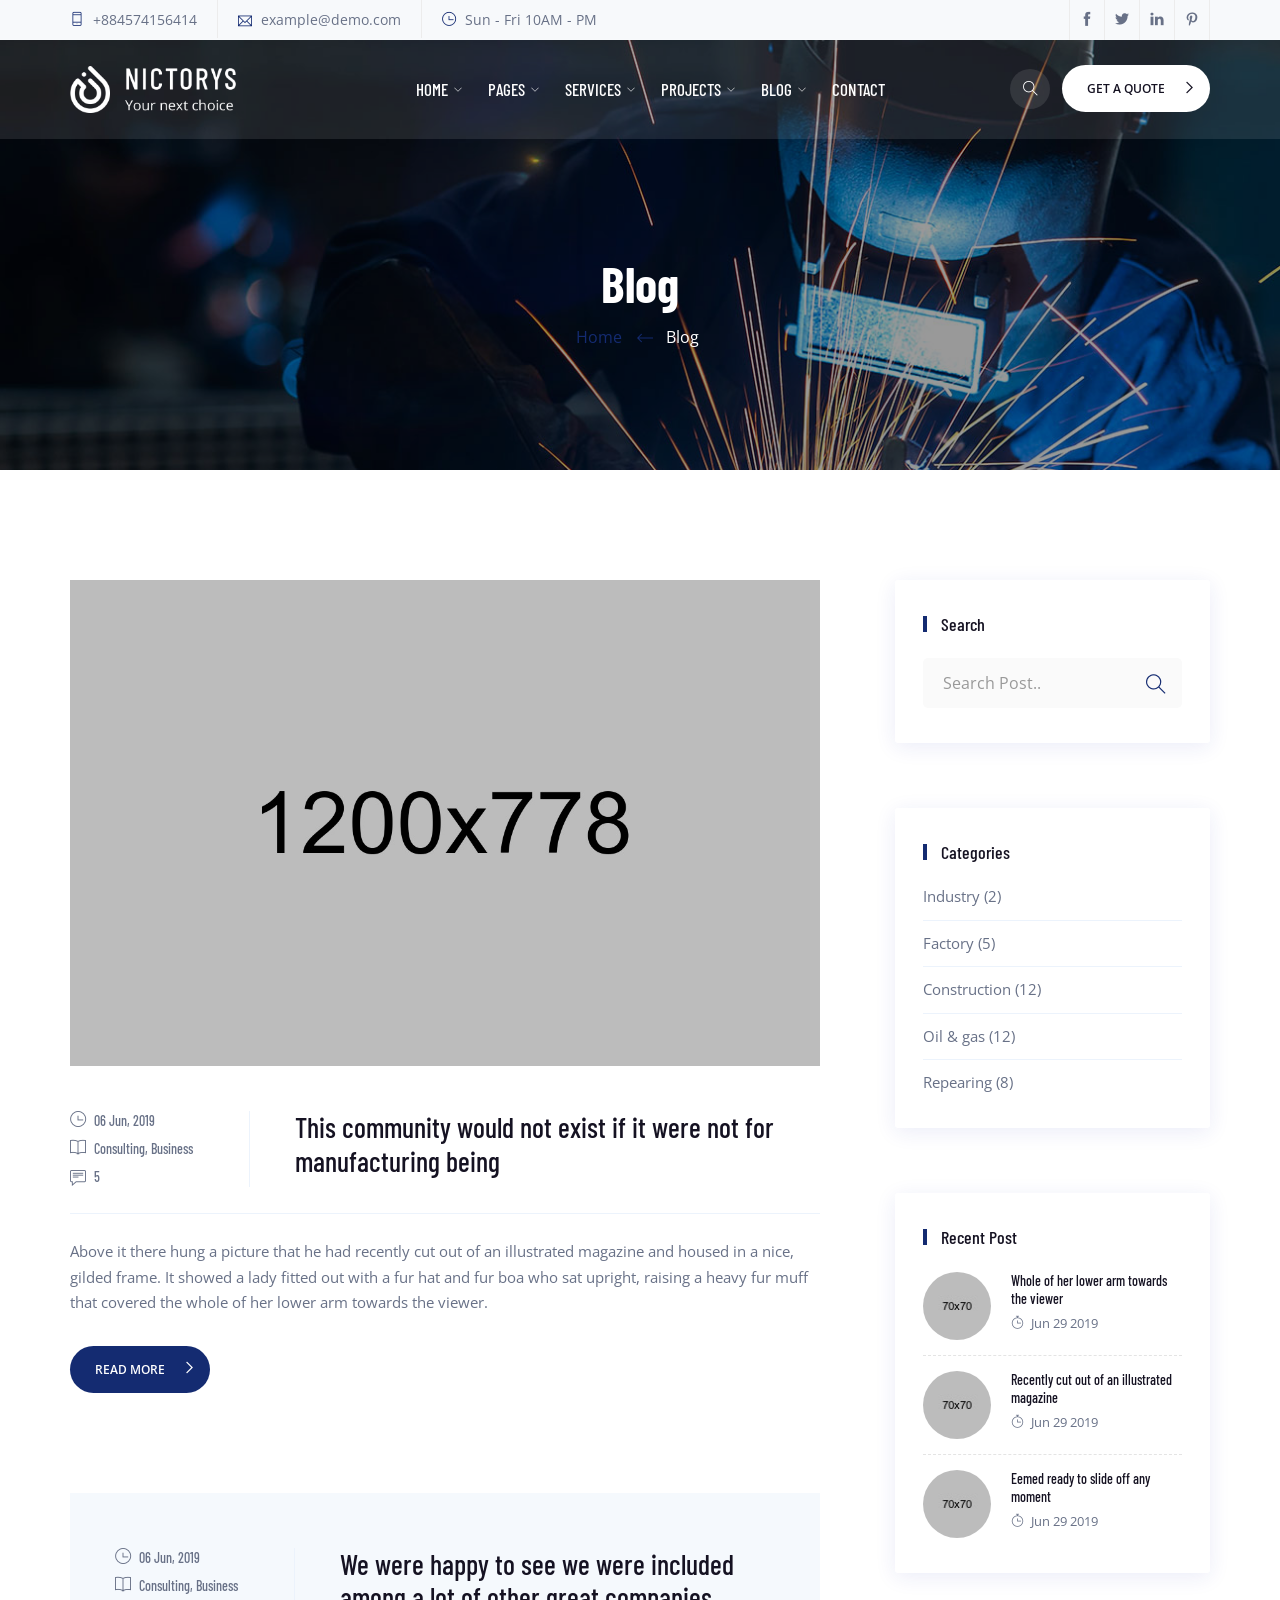
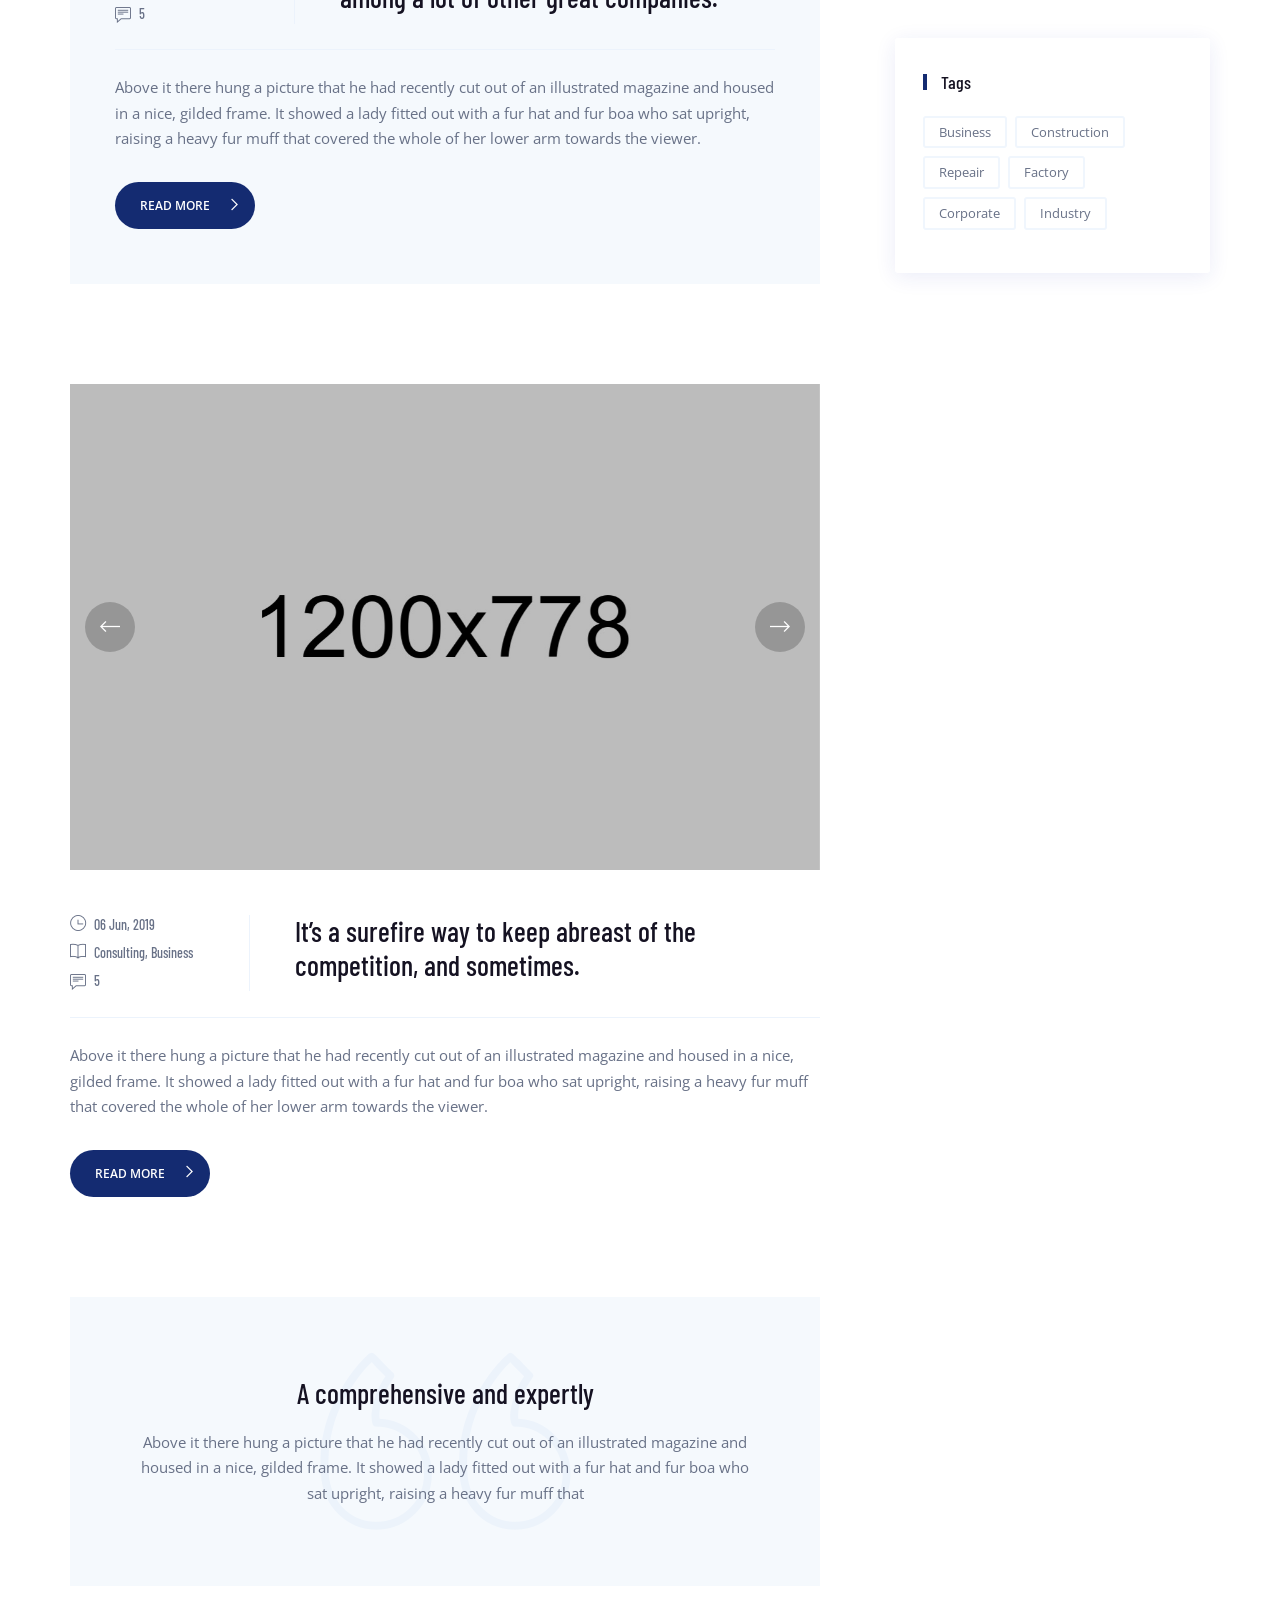
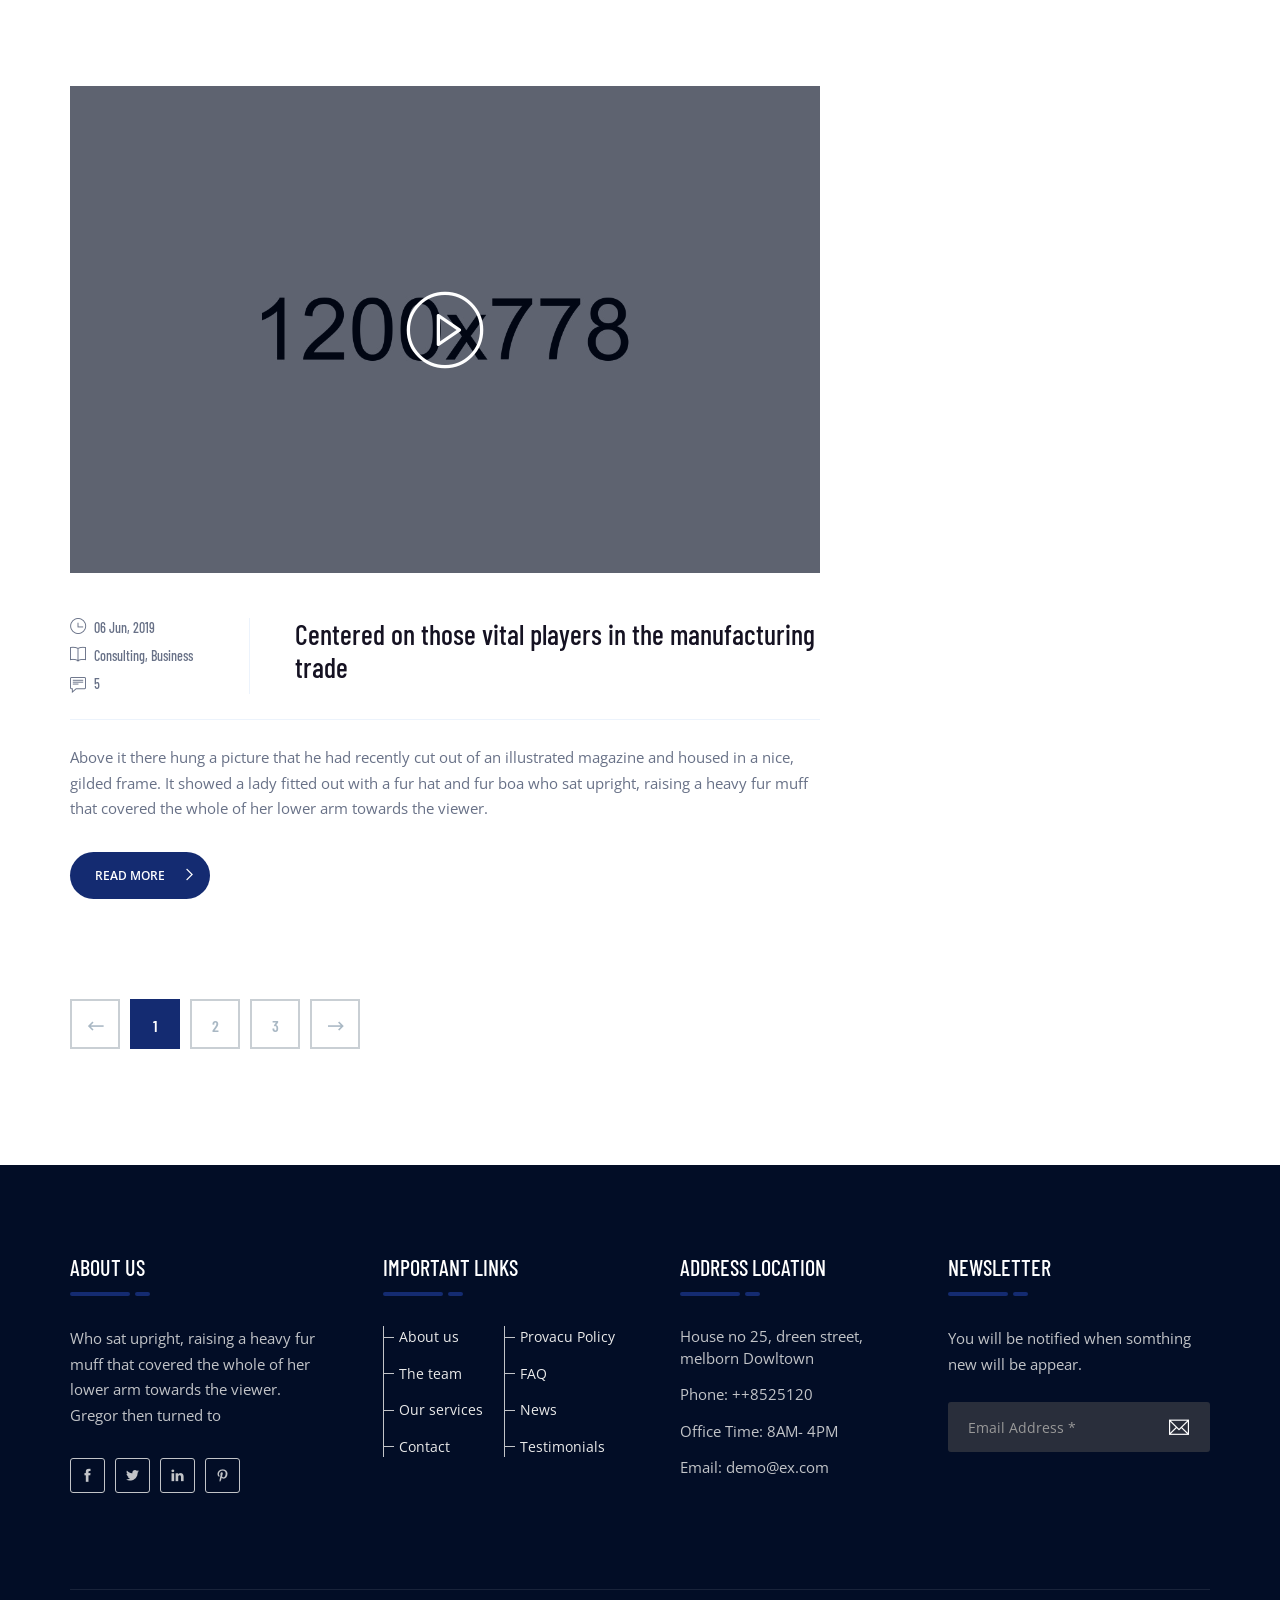
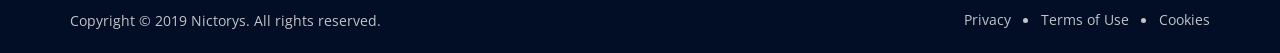
<file: blog.html>
<!DOCTYPE html>
<html lang="en">
<head>
    <meta charset="utf-8">
    <meta http-equiv="X-UA-Compatible" content="IE=edge">
    <meta name="viewport" content="width=device-width, initial-scale=1">
    <meta name="author" content="irstheme">

    <title> Nictorys - Factory & Industrial HTML Template </title>
    
    <link href="assets/css/themify-icons.css" rel="stylesheet">
    <link href="assets/css/flaticon.css" rel="stylesheet">
    <link href="assets/css/bootstrap.min.css" rel="stylesheet">
    <link href="assets/css/animate.css" rel="stylesheet">
    <link href="assets/css/owl.carousel.css" rel="stylesheet">
    <link href="assets/css/owl.theme.css" rel="stylesheet">
    <link href="assets/css/slick.css" rel="stylesheet">
    <link href="assets/css/slick-theme.css" rel="stylesheet">
    <link href="assets/css/swiper.min.css" rel="stylesheet">
    <link href="assets/css/owl.transitions.css" rel="stylesheet">
    <link href="assets/css/jquery.fancybox.css" rel="stylesheet">
    <link href="assets/css/odometer-theme-default.css" rel="stylesheet">
    <link href="assets/css/style.css" rel="stylesheet">

    <!-- HTML5 shim and Respond.js for IE8 support of HTML5 elements and media queries -->
    <!--[if lt IE 9]>
    <script src="https://oss.maxcdn.com/html5shiv/3.7.3/html5shiv.min.js"></script>
    <script src="https://oss.maxcdn.com/respond/1.4.2/respond.min.js"></script>
    <![endif]-->

</head>

<body>

    <!-- start page-wrapper -->
    <div class="page-wrapper">

        <!-- start preloader -->
        <div class="preloader">
            <div class="lds-ellipsis">
                <div></div>
                <div></div>
                <div></div>
                <div></div>
            </div>
        </div>
        <!-- end preloader -->

        <!-- Start header -->
        <header id="header" class="site-header header-style-1">
            <div class="topbar">
                <div class="container">
                    <div class="row">
                        <div class="col col-md-9">
                            <div class="contact-info">
                                <ul>
                                    <li><i class="ti-mobile"></i> +884574156414</li>
                                    <li><i class="ti-email"></i> example@demo.com</li>
                                    <li><i class="ti-time"></i> Sun - Fri 10AM - PM</li>
                                </ul>
                            </div>
                        </div>
                        <div class="col col-md-3">
                            <div class="social">
                                <ul>
                                    <li><a href="#"><i class="ti-facebook"></i></a></li>
                                    <li><a href="#"><i class="ti-twitter-alt"></i></a></li>
                                    <li><a href="#"><i class="ti-linkedin"></i></a></li>
                                    <li><a href="#"><i class="ti-pinterest"></i></a></li>
                                </ul>
                            </div>
                        </div>
                    </div>
                </div>
            </div> <!-- end topbar -->
            <nav class="navigation navbar navbar-default">
                <div class="container">
                    <div class="navbar-header">
                        <button type="button" class="open-btn">
                            <span class="sr-only">Toggle navigation</span>
                            <span class="icon-bar"></span>
                            <span class="icon-bar"></span>
                            <span class="icon-bar"></span>
                        </button>
                        <a class="navbar-brand" href="index.html"><img src="assets/images/logo.png" alt></a>
                    </div>
                    <div id="navbar" class="navbar-collapse collapse navbar-right navigation-holder">
                        <button class="close-navbar"><i class="ti-close"></i></button>
                        <ul class="nav navbar-nav">
                            <li class="menu-item-has-children">
                                <a href="#">Home</a>
                                <ul class="sub-menu">
                                    <li><a href="index.html">Home default</a></li>
                                    <li><a href="index-2.html">Home style 2</a></li>
                                    <li><a href="index-3.html">Home style 3</a></li>
                                    <li class="menu-item-has-children">
                                        <a href="#Level3">Third level</a>
                                        <ul class="sub-menu">
                                            <li><a href="#">Level3</a></li>
                                            <li><a href="#">Level3</a></li>
                                            <li><a href="#">Level3</a></li>
                                        </ul>
                                    </li>
                                </ul>
                            </li>
                            <li class="menu-item-has-children">
                                <a href="#">Pages</a>
                                <ul class="sub-menu">
                                    <li><a href="about.html">About</a></li>
                                    <li><a href="testimonials.html">Testimonials</a></li>
                                    <li><a href="team.html">Team</a></li>
                                    <li><a href="faq.html">FAQ</a></li>
                                    <li><a href="404.html">404</a></li>
                                    <li><a href="contact.html">Contact</a></li>
                                </ul>
                            </li>
                            <li class="menu-item-has-children">
                                <a href="#">Services</a>
                                <ul class="sub-menu">
                                    <li><a href="services.html">Services</a></li>
                                    <li><a href="services-s2.html">Services style 2</a></li>
                                    <li><a href="service-single.html">Power & energy</a></li>
                                    <li><a href="mechanical-works.html">Mechanical Works</a></li>
                                    <li><a href="petroleum-refinery.html">Petroleum Refinery</a></li>
                                    <li><a href="oil-gas-industry.html">Oil & Gas Industry</a></li>
                                    <li><a href="logistics-services.html">Logistics Services</a></li>
                                    <li><a href="general-insustry.html">General Insustry</a></li>
                                </ul>
                            </li>
                            <li class="menu-item-has-children">
                                <a href="#">Projects</a>
                                <ul class="sub-menu">
                                    <li><a href="projects.html">Projects</a></li>
                                    <li><a href="projects-s2.html">Projects style 2</a></li>
                                    <li><a href="portfolio-single.html">Project single</a></li>
                                </ul>
                            </li>
                            <li class="menu-item-has-children">
                                <a href="#">Blog</a>
                                <ul class="sub-menu">
                                    <li><a href="blog.html">Blog default</a></li>
                                    <li><a href="blog-left-sidebar.html">Blog left sidebar</a></li>
                                    <li><a href="blog-full-width.html">Blog full width</a></li>
                                    <li class="menu-item-has-children">
                                        <a href="#Level3">Blog single</a>
                                        <ul class="sub-menu">
                                            <li><a href="blog-single.html">Blog single</a></li>
                                            <li><a href="blog-single-left-sidebar.html">Blog single left sidebar</a></li>
                                            <li><a href="blog-single-full-width.html">Blog single full width</a></li>
                                        </ul>
                                    </li>
                                </ul>
                            </li>
                            <li><a href="contact.html">Contact</a></li>
                        </ul>
                    </div><!-- end of nav-collapse -->

                    <div class="search-contact">
                        <div class="header-search-form-wrapper">
                            <button class="search-toggle-btn"><i class="ti-search"></i></button>
                            <div class="header-search-form">
                                <form>
                                    <div>
                                        <input type="text" class="form-control" placeholder="Search here...">
                                        <button type="submit"><i class="ti-search"></i></button>
                                    </div>
                                </form>
                            </div>
                        </div>
                        <div class="contact-btn">
                            <a href="#" class="theme-btn-s2">Get a quote</a>
                        </div>
                    </div>
                </div><!-- end of container -->
            </nav>
        </header>
        <!-- end of header -->


        <!-- start page-title -->
        <section class="page-title">
            <div class="container">
                <div class="row">
                    <div class="col col-xs-12">
                        <h2>Blog</h2>
                        <ol class="breadcrumb">
                            <li><a href="index.html">Home</a></li>
                            <li>Blog</li>
                        </ol>
                    </div>
                </div> <!-- end row -->
            </div> <!-- end container -->
        </section>        
        <!-- end page-title -->


        <!-- start blog-pg-section -->
        <section class="blog-pg-section section-padding">
            <div class="container">
                <div class="row">
                    <div class="col col-md-8">
                        <div class="blog-content">
                            <div class="post format-standard-image">
                                <div class="entry-media">
                                    <img src="assets/images/blog/img-4.jpg" alt>
                                </div>
                                <div class="meta-title">
                                    <div class="meta">
                                        <ul class="entry-meta">
                                            <li><a href="#"><i class="ti-time"></i> 06 Jun, 2019</a></li>
                                            <li><a href="#"><i class="ti-book"></i> Consulting, Business</a></li>
                                            <li><a href="#"><i class="ti-comment-alt"></i> 5</a></li>
                                        </ul>
                                    </div>
                                    <div class="title">
                                        <h3><a href="#">This community would not exist if it were not for manufacturing being </a></h3>
                                    </div>
                                </div>
                                <p>Above it there hung a picture that he had recently cut out of an illustrated magazine and housed in a nice, gilded frame. It showed a lady fitted out with a fur hat and fur boa who sat upright, raising a heavy fur muff that covered the whole of her lower arm towards the viewer. </p>
                                <a href="#" class="theme-btn">Read More</a>
                            </div>
                            <div class="post format-standard">
                                <div class="meta-title">
                                    <div class="meta">
                                        <ul class="entry-meta">
                                            <li><a href="#"><i class="ti-time"></i> 06 Jun, 2019</a></li>
                                            <li><a href="#"><i class="ti-book"></i> Consulting, Business</a></li>
                                            <li><a href="#"><i class="ti-comment-alt"></i> 5</a></li>
                                        </ul>
                                    </div>
                                    <div class="title">
                                        <h3><a href="#">We were happy to see we were included among a lot of other great companies.</a></h3>
                                    </div>
                                </div>
                                <p>Above it there hung a picture that he had recently cut out of an illustrated magazine and housed in a nice, gilded frame. It showed a lady fitted out with a fur hat and fur boa who sat upright, raising a heavy fur muff that covered the whole of her lower arm towards the viewer. </p>
                                <a href="#" class="theme-btn">Read More</a>
                            </div>
                            <div class="post format-gallery">
                                <div class="entry-media post-slider">
                                    <img src="assets/images/blog/img-5.jpg" alt>
                                    <img src="assets/images/blog/img-4.jpg" alt>
                                </div>
                                <div class="meta-title">
                                    <div class="meta">
                                        <ul class="entry-meta">
                                            <li><a href="#"><i class="ti-time"></i> 06 Jun, 2019</a></li>
                                            <li><a href="#"><i class="ti-book"></i> Consulting, Business</a></li>
                                            <li><a href="#"><i class="ti-comment-alt"></i> 5</a></li>
                                        </ul>
                                    </div>
                                    <div class="title">
                                        <h3><a href="#">It’s a surefire way to keep abreast of the competition, and sometimes.</a></h3>
                                    </div>
                                </div>
                                <p>Above it there hung a picture that he had recently cut out of an illustrated magazine and housed in a nice, gilded frame. It showed a lady fitted out with a fur hat and fur boa who sat upright, raising a heavy fur muff that covered the whole of her lower arm towards the viewer. </p>
                                <a href="#" class="theme-btn">Read More</a>
                            </div>
                            <div class="post format-quote">
                                <h3><a href="#">A comprehensive and expertly</a></h3>
                                <p>Above it there hung a picture that he had recently cut out of an illustrated magazine and housed in a nice, gilded frame. It showed a lady fitted out with a fur hat and fur boa who sat upright, raising a heavy fur muff that </p>
                            </div>
                            <div class="post format-video">
                                <div class="entry-media video-holder">
                                    <img src="assets/images/blog/img-6.jpg" alt>
                                    <a href="https://www.youtube.com/embed/7e90gBu4pas?autoplay=1" class="video-btn" data-type="iframe">
                                        <i class="fi flaticon-play-button-2"></i>
                                    </a>
                                </div>
                                <div class="meta-title">
                                    <div class="meta">
                                        <ul class="entry-meta">
                                            <li><a href="#"><i class="ti-time"></i> 06 Jun, 2019</a></li>
                                            <li><a href="#"><i class="ti-book"></i> Consulting, Business</a></li>
                                            <li><a href="#"><i class="ti-comment-alt"></i> 5</a></li>
                                        </ul>
                                    </div>
                                    <div class="title">
                                        <h3><a href="#">Centered on those vital players in the manufacturing trade</a></h3>
                                    </div>
                                </div>
                                <p>Above it there hung a picture that he had recently cut out of an illustrated magazine and housed in a nice, gilded frame. It showed a lady fitted out with a fur hat and fur boa who sat upright, raising a heavy fur muff that covered the whole of her lower arm towards the viewer. </p>
                                <a href="#" class="theme-btn">Read More</a>
                            </div>
                            <div class="pagination-wrapper pagination-wrapper-left">
                                <ul class="pg-pagination">
                                    <li>
                                        <a href="#" aria-label="Previous">
                                            <i class="fi flaticon-back"></i>
                                        </a>
                                    </li>
                                    <li class="active"><a href="#">1</a></li>
                                    <li><a href="#">2</a></li>
                                    <li><a href="#">3</a></li>
                                    <li>
                                        <a href="#" aria-label="Next">
                                            <i class="fi flaticon-next"></i>
                                        </a>
                                    </li>
                                </ul>
                            </div>
                        </div>
                    </div>
                    <div class="col col-md-4">
                        <div class="blog-sidebar">
                            <div class="widget search-widget">
                                <h3>Search</h3>
                                <form>
                                    <div>
                                        <input type="text" class="form-control" placeholder="Search Post..">
                                        <button type="submit"><i class="ti-search"></i></button>
                                    </div>
                                </form>
                            </div>
                            <div class="widget category-widget">
                                <h3>Categories</h3>
                                <ul>
                                    <li><a href="#">Industry (2)</a></li>
                                    <li><a href="#">Factory (5)</a></li>
                                    <li><a href="#">Construction (12)</a></li>
                                    <li><a href="#">Oil & gas (12)</a></li>
                                    <li><a href="#">Repearing (8)</a></li>
                                </ul>
                            </div>
                            <div class="widget recent-post-widget">
                                <h3>Recent post</h3>
                                <div class="posts">
                                    <div class="post">
                                        <div class="img-holder">
                                            <img src="assets/images/recent-posts/img-1.jpg" alt>
                                        </div>
                                        <div class="details">
                                            <h4><a href="#">Whole of her lower arm towards the viewer</a></h4>
                                            <span class="date"><i class="ti-timer"></i>Jun 29 2019</span>
                                        </div>
                                    </div>
                                    <div class="post">
                                        <div class="img-holder">
                                            <img src="assets/images/recent-posts/img-2.jpg" alt>
                                        </div>
                                        <div class="details">
                                            <h4><a href="#">Recently cut out of an illustrated magazine </a></h4>
                                            <span class="date"><i class="ti-timer"></i>Jun 29 2019</span>
                                        </div>
                                    </div>
                                    <div class="post">
                                        <div class="img-holder">
                                            <img src="assets/images/recent-posts/img-3.jpg" alt>
                                        </div>
                                        <div class="details">
                                            <h4><a href="#">Eemed ready to slide off any moment</a></h4>
                                            <span class="date"><i class="ti-timer"></i>Jun 29 2019</span>
                                        </div>
                                    </div>
                                </div>
                            </div>
                            <div class="widget tag-widget">
                                <h3>Tags</h3>
                                <ul>
                                    <li><a href="#">Business</a></li>
                                    <li><a href="#">Construction</a></li>
                                    <li><a href="#">Repeair</a></li>
                                    <li><a href="#">Factory</a></li>
                                    <li><a href="#">Corporate</a></li>
                                    <li><a href="#">Industry</a></li>
                                </ul>
                            </div>
                        </div>
                    </div>
                </div>
            </div> <!-- end container -->
        </section>
        <!-- end blog-pg-section -->


        <!-- start site-footer -->
        <footer class="site-footer">
            <div class="upper-footer">
                <div class="container">
                    <div class="row">
                        <div class="col col-lg-3 col-md-3 col-sm-6">
                            <div class="widget about-widget">
                                <div class="logo widget-title">
                                    <h3>About us</h3>
                                </div>
                                <p>Who sat upright, raising a heavy fur muff that covered the whole of her lower arm towards the viewer. Gregor then turned to</p>
                                <div class="social">
                                    <ul>
                                        <li><a href="#"><i class="ti-facebook"></i></a></li>
                                        <li><a href="#"><i class="ti-twitter-alt"></i></a></li>
                                        <li><a href="#"><i class="ti-linkedin"></i></a></li>
                                        <li><a href="#"><i class="ti-pinterest"></i></a></li>
                                    </ul>
                                </div>
                            </div>
                        </div>
                        <div class="col col-lg-3 col-md-3 col-sm-6">
                            <div class="widget link-widget">
                                <div class="widget-title">
                                    <h3>Important Links</h3>
                                </div>
                                <ul>
                                    <li><a href="#">About us</a></li>
                                    <li><a href="#">The team</a></li>
                                    <li><a href="#">Our services</a></li>
                                    <li><a href="#">Contact</a></li>
                                </ul>
                                <ul>
                                    <li><a href="#">Provacu Policy</a></li>
                                    <li><a href="#">FAQ</a></li>
                                    <li><a href="#">News</a></li>
                                    <li><a href="#">Testimonials</a></li>
                                </ul>
                            </div>
                        </div>
                        <div class="col col-lg-3 col-md-3 col-sm-6">
                            <div class="widget contact-widget service-link-widget">
                                <div class="widget-title">
                                    <h3>Address Location</h3>
                                </div>
                                <ul>
                                    <li>House no 25, dreen street, melborn Dowltown</li>
                                    <li>Phone:  ++8525120</li>
                                    <li>Office Time: 8AM- 4PM</li>
                                    <li>Email: demo@ex.com</li>
                                </ul>
                            </div>
                        </div>
                        <div class="col col-lg-3 col-md-3 col-sm-6">
                            <div class="widget newsletter-widget">
                                <div class="widget-title">
                                    <h3>Newsletter</h3>
                                </div>
                                <p>You will be notified when somthing new will be appear.</p>
                                <form>
                                    <div class="input-1">
                                        <input type="email" class="form-control" placeholder="Email Address *" required>
                                    </div>
                                    <div class="submit clearfix">
                                        <button type="submit"><i class="ti-email"></i></button>
                                    </div>
                                </form>
                            </div>
                        </div>
                    </div>
                </div> <!-- end container -->
            </div>
            <div class="lower-footer">
                <div class="container">
                    <div class="row">
                        <div class="separator"></div>
                        <div class="col col-xs-12">
                            <p class="copyright">Copyright &copy; 2019 Nictorys. All rights reserved.</p>
                            <div class="short-links">
                                <ul>
                                    <li><a href="#">Privacy</a></li>
                                    <li><a href="#">Terms of Use</a></li>
                                    <li><a href="#">Cookies</a></li>
                                </ul>
                            </div>
                        </div>
                    </div>
                </div>
            </div>
        </footer>
        <!-- end site-footer -->

    </div>
    <!-- end of page-wrapper -->



    <!-- All JavaScript files
    ================================================== -->
    <script src="assets/js/jquery.min.js"></script>
    <script src="assets/js/bootstrap.min.js"></script>

    <!-- Plugins for this template -->
    <script src="assets/js/jquery-plugin-collection.js"></script>

    <!-- Custom script for this template -->
    <script src="assets/js/script.js"></script>
</body>
</html>
</file>
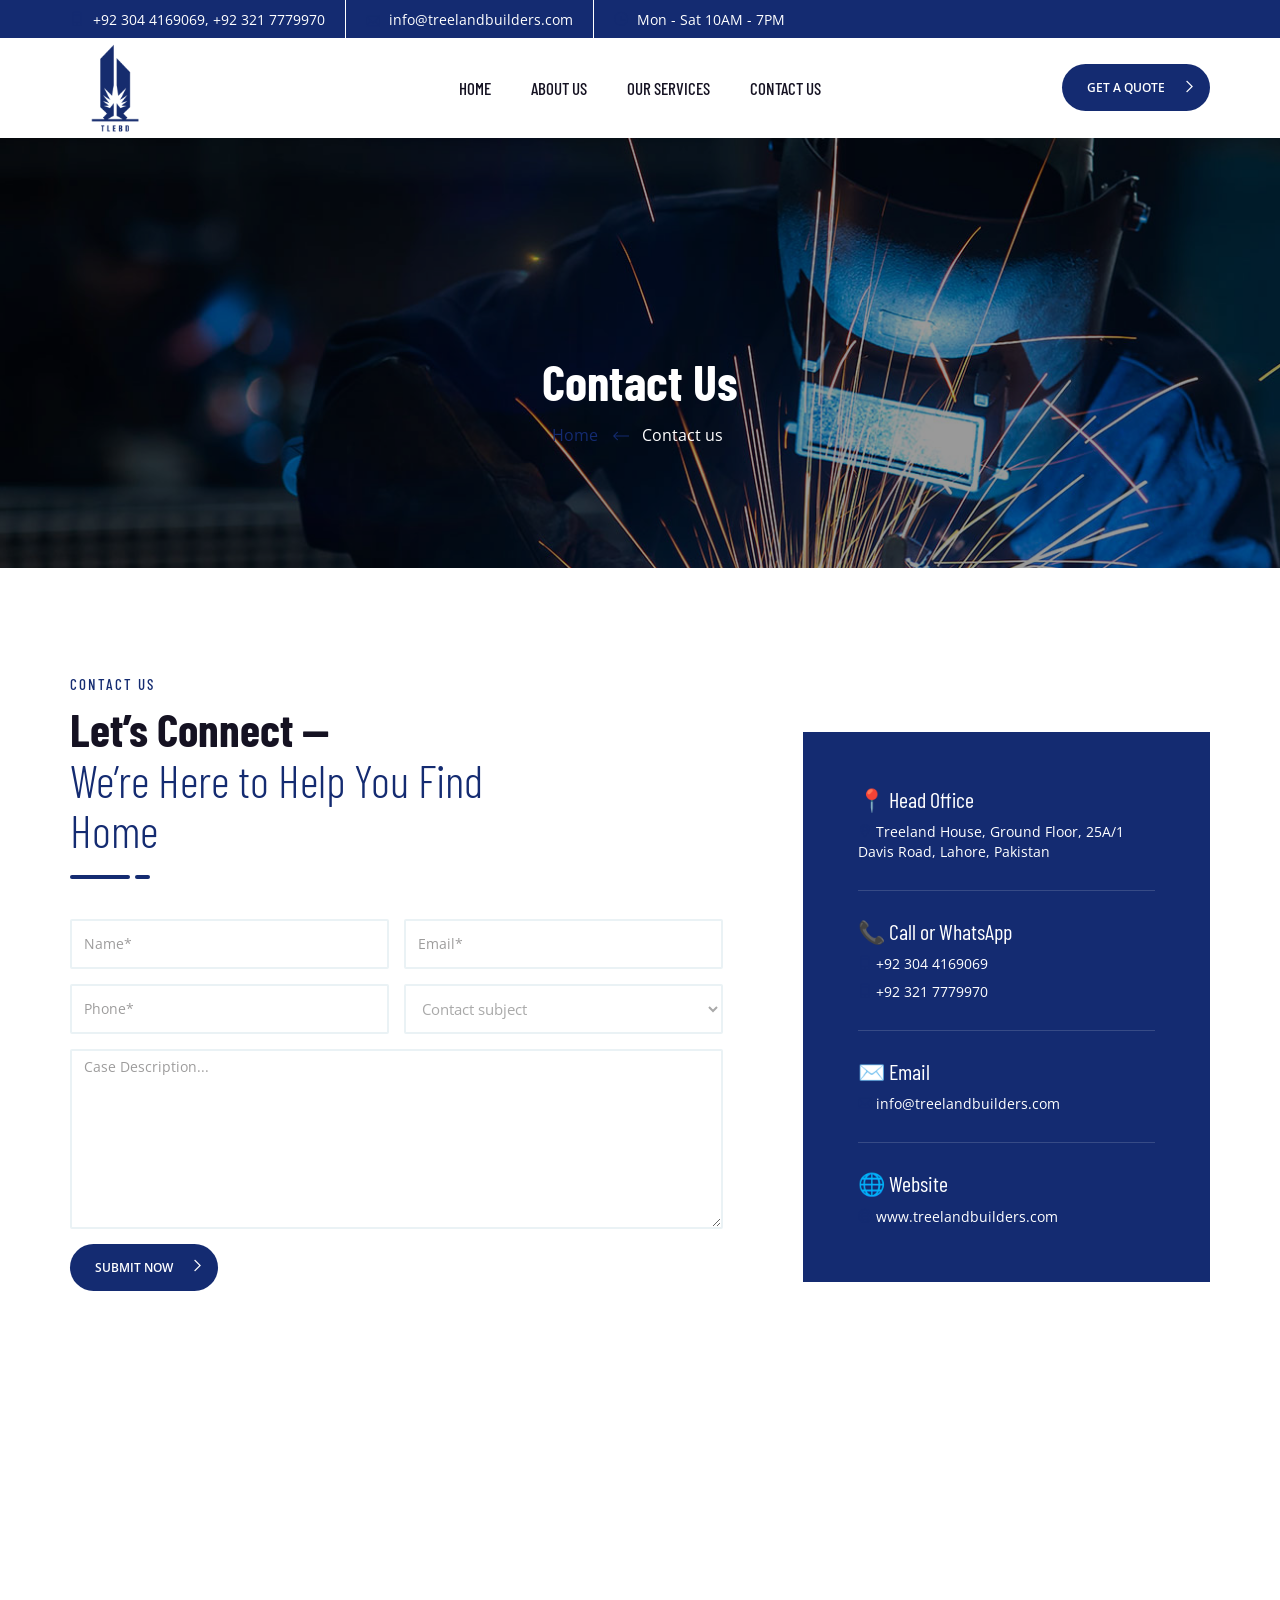
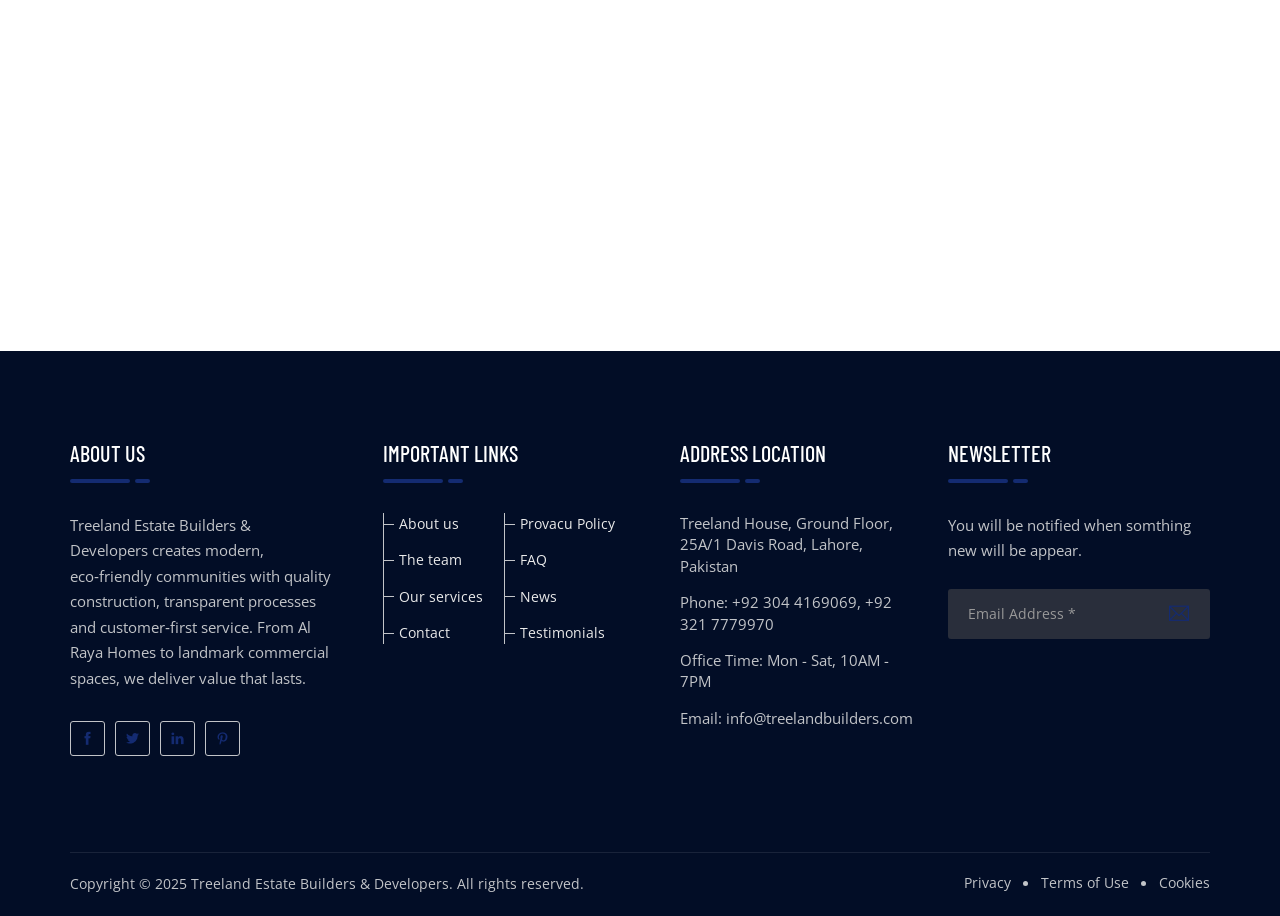
<file: contact.html>
<!DOCTYPE html>
<html lang="en">
<head>
    <meta charset="utf-8">
    <meta http-equiv="X-UA-Compatible" content="IE=edge">
    <meta name="viewport" content="width=device-width, initial-scale=1">
    <meta name="author" content="irstheme">

    <title> Treeland Real Estate | Where Life Begins in Real </title>
    
    <link href="assets/css/themify-icons.css" rel="stylesheet">
    <link href="assets/css/flaticon.css" rel="stylesheet">
    <link href="assets/css/bootstrap.min.css" rel="stylesheet">
    <link href="assets/css/animate.css" rel="stylesheet">
    <link href="assets/css/owl.carousel.css" rel="stylesheet">
    <link href="assets/css/owl.theme.css" rel="stylesheet">
    <link href="assets/css/slick.css" rel="stylesheet">
    <link href="assets/css/slick-theme.css" rel="stylesheet">
    <link href="assets/css/swiper.min.css" rel="stylesheet">
    <link href="assets/css/owl.transitions.css" rel="stylesheet">
    <link href="assets/css/jquery.fancybox.css" rel="stylesheet">
    <link href="assets/css/style.css" rel="stylesheet">
    <link href="assets/css/override.css" rel="stylesheet">
    <style>
        :root {
            --primary-color: #142b71;
            --secondary-color: #1e3a8a; /* thoda bright tone */
            --accent-color: #0d2361;   /* thoda dark tone */
            --hover-color: #1a3f9e;    /* hover ke liye thoda lighter shade */
        }
    </style>

    <!-- HTML5 shim and Respond.js for IE8 support of HTML5 elements and media queries -->
    <!--[if lt IE 9]>
    <script src="https://oss.maxcdn.com/html5shiv/3.7.3/html5shiv.min.js"></script>
    <script src="https://oss.maxcdn.com/respond/1.4.2/respond.min.js"></script>
    <![endif]-->

</head>

<body>

    <!-- start page-wrapper -->
    <div class="page-wrapper">

        <!-- start preloader -->
        <div class="preloader">
            <div class="lds-ellipsis">
                <div></div>
                <div></div>
                <div></div>
                <div></div>
            </div>
        </div>
        <!-- end preloader -->

        
        <!-- Start header -->
        <header id="header" class="site-header header-style-2">
            <div class="topbar">
                <div class="container">
                    <div class="row">
                        <div class="col col-md-9">
                            <div class="contact-info">
                                <ul>
                                    <li><i class="ti-mobile"></i> +92 304 4169069, +92 321 7779970</li>
                                    <li><i class="ti-email"></i> info@treelandbuilders.com</li>
                                    <li><i class="ti-time"></i> Mon - Sat 10AM - 7PM</li>
                                </ul>
                            </div>
                        </div>
                        <!-- <div class="col col-md-3">
                            <div class="social">
                                <ul>
                                    <li><a href="#"><i class="ti-facebook"></i></a></li>
                                    <li><a href="#"><i class="ti-twitter-alt"></i></a></li>
                                    <li><a href="#"><i class="ti-linkedin"></i></a></li>
                                    <li><a href="#"><i class="ti-pinterest"></i></a></li>
                                </ul>
                            </div>
                        </div> -->
                    </div>
                </div>
            </div> <!-- end topbar -->
            <nav class="navigation navbar navbar-default">
                <div class="container">
                    <div class="navbar-header">
                        <button type="button" class="open-btn">
                            <span class="sr-only">Toggle navigation</span>
                            <span class="icon-bar"></span>
                            <span class="icon-bar"></span>
                            <span class="icon-bar"></span>
                        </button>
                        <a class="navbar-brand" href="index.html">
                            <img src="assets/images/Treeland-logo.png" alt="Treeland logo" style="height: 60px; width: auto;">
                        </a>
                    </div>
                    <div id="navbar" class="navbar-collapse collapse navbar-right navigation-holder">
                        <button class="close-navbar"><i class="ti-close"></i></button>
                        <div class="sidebar-logo">
                            <a href="index.html">
                                <img src="assets/images/Treeland-logo.png" alt="Treeland logo" style="height: 50px; width: auto; margin: 15px 0 20px 15px;">
                            </a>
                        </div>
                        <ul class="nav navbar-nav">
                            <li><a href="index.html">Home</a></li>
                            <li><a href="index.html#about">About Us</a></li>
                            <li><a href="index.html#services">Our Services</a></li>
                            <li><a href="contact.html">Contact Us</a></li>
                        </ul>
                    </div><!-- end of nav-collapse -->

                    <div class="search-contact">
                        <!-- <div class="header-search-form-wrapper">
                            <button class="search-toggle-btn"><i class="ti-search"></i></button>
                            <div class="header-search-form">
                                <form>
                                    <div>
                                        <input type="text" class="form-control" placeholder="Search here...">
                                        <button type="submit"><i class="ti-search"></i></button>
                                    </div>
                                </form>
                            </div>
                        </div> -->
                        <div class="contact-btn">
                            <a href="#" class="theme-btn">Get a quote</a>
                        </div>
                    </div>
                </div><!-- end of container -->
            </nav>
        </header>
        <!-- end of header -->


        <!-- start page-title -->
        <section class="page-title">
            <div class="container">
                <div class="row">
                    <div class="col col-xs-12">
                        <h2>Contact us</h2>
                        <ol class="breadcrumb">
                            <li><a href="index.html">Home</a></li>
                            <li>Contact us</li>
                        </ol>
                    </div>
                </div> <!-- end row -->
            </div> <!-- end container -->
        </section>        
        <!-- end page-title -->


        <!-- start contact-pg-section -->
        <section class="contact-pg-section section-padding">
            <div class="container">
                <div class="row">
                    <div class="col col-lg-5 col-md-6 col-sm-8">
                        <div class="section-title">
                            <span>Contact Us</span>
                            <h2>Let’s Connect — <span>We’re Here to Help You Find Home</span></h2>
                        </div>
                    </div>
                </div>
                <div class="row">
                    <div class="col col-md-7">
                        <form method="post" class="contact-validation-active" id="contact-form-main">
                            <div>
                                <input type="text" class="form-control" name="name" id="name" placeholder="Name*">
                            </div>
                            <div>
                                <input type="email" class="form-control" name="email" id="email" placeholder="Email*">
                            </div>
                            <div>
                                <input type="text" class="form-control" name="phone" id="phone" placeholder="Phone*">
                            </div>
                            <div>
                                <select name="subject" class="form-control">
                                    <option disabled="disabled" selected>Contact subject</option>
                                    <option>Subject 1</option>
                                    <option>Subject 2</option>
                                    <option>Subject 3</option>
                                </select>
                            </div>
                            <div class="fullwidth">
                                <textarea class="form-control" name="note"  id="note" placeholder="Case Description..."></textarea>
                            </div>
                            <div class="submit-area">
                                <button type="submit" class="theme-btn">Submit Now</button>
                                <div id="loader">
                                    <i class="ti-reload"></i>
                                </div>
                            </div>
                            <div class="clearfix error-handling-messages">
                                <div id="success">Thank you</div>
                                <div id="error"> Error occurred while sending email. Please try again later. </div>
                            </div>
                        </form>
                    </div>  

                    <div class="col col-md-5">
                        <div class="office-info">
                            <div>
                                <h3>📍 Head Office</h3>
                                <ul>
                                    <li><i class="ti-location-pin"></i> Treeland House, Ground Floor, 25A/1 Davis Road, Lahore, Pakistan</li>
                                </ul>
                            </div>
                            <div>
                                <h3>📞 Call or WhatsApp</h3>
                                <ul>
                                    <li><i class="ti-mobile"></i> +92 304 4169069</li>
                                    <li><i class="ti-mobile"></i> +92 321 7779970</li>
                                </ul>
                            </div>
                            <div>
                                <h3>✉️ Email</h3>
                                <ul>
                                    <li><i class="ti-email"></i> info@treelandbuilders.com</li>
                                </ul>
                            </div>
                            <div>
                                <h3>🌐 Website</h3>
                                <ul>
                                    <li><i class="ti-world"></i> www.treelandbuilders.com</li>
                                </ul>
                            </div>
                        </div>
                    </div>                  
                </div>
            </div> <!-- end container -->
        </section>
        <!-- end contact-pg-section -->


        <!--  start contact-map -->
        <section class="contact-map-section">
            <h2 class="hidden">Contact map</h2>
            <div class="contact-map">
                <iframe src="https://www.google.com/maps/embed?pb=!1m18!1m12!1m3!1d193595.9147703055!2d-74.11976314309273!3d40.69740344223377!2m3!1f0!2f0!3f0!3m2!1i1024!2i768!4f13.1!3m3!1m2!1s0x89c24fa5d33f083b%3A0xc80b8f06e177fe62!2sNew+York%2C+NY%2C+USA!5e0!3m2!1sen!2sbd!4v1547528325671" allowfullscreen></iframe>
            </div>
        </section>
        <!-- end contact-map -->


        <!-- start site-footer -->
        <footer class="site-footer">
            <div class="upper-footer">
                <div class="container">
                    <div class="row">
                        <div class="col col-lg-3 col-md-3 col-sm-6">
                            <div class="widget about-widget">
                                <div class="logo widget-title">
                                    <h3>About us</h3>
                                </div>
                                <p>Treeland Estate Builders & Developers creates modern, eco‑friendly communities with quality construction, transparent processes and customer‑first service. From Al Raya Homes to landmark commercial spaces, we deliver value that lasts.</p>
                                <div class="social">
                                    <ul>
                                        <li><a href="#"><i class="ti-facebook"></i></a></li>
                                        <li><a href="#"><i class="ti-twitter-alt"></i></a></li>
                                        <li><a href="#"><i class="ti-linkedin"></i></a></li>
                                        <li><a href="#"><i class="ti-pinterest"></i></a></li>
                                    </ul>
                                </div>
                            </div>
                        </div>
                        <div class="col col-lg-3 col-md-3 col-sm-6">
                            <div class="widget link-widget">
                                <div class="widget-title">
                                    <h3>Important Links</h3>
                                </div>
                                <ul>
                                    <li><a href="#">About us</a></li>
                                    <li><a href="#">The team</a></li>
                                    <li><a href="#">Our services</a></li>
                                    <li><a href="#">Contact</a></li>
                                </ul>
                                <ul>
                                    <li><a href="#">Provacu Policy</a></li>
                                    <li><a href="#">FAQ</a></li>
                                    <li><a href="#">News</a></li>
                                    <li><a href="#">Testimonials</a></li>
                                </ul>
                            </div>
                        </div>
                        <div class="col col-lg-3 col-md-3 col-sm-6">
                            <div class="widget contact-widget service-link-widget">
                                <div class="widget-title">
                                    <h3>Address Location</h3>
                                </div>
                                <ul>
                                    <li>Treeland House, Ground Floor, 25A/1 Davis Road, Lahore, Pakistan</li>
                                    <li>Phone: +92 304 4169069, +92 321 7779970</li>
                                    <li>Office Time: Mon - Sat, 10AM - 7PM</li>
                                    <li>Email: info@treelandbuilders.com</li>
                                </ul>
                            </div>
                        </div>
                        <div class="col col-lg-3 col-md-3 col-sm-6">
                            <div class="widget newsletter-widget">
                                <div class="widget-title">
                                    <h3>Newsletter</h3>
                                </div>
                                <p>You will be notified when somthing new will be appear.</p>
                                <form>
                                    <div class="input-1">
                                        <input type="email" class="form-control" placeholder="Email Address *" required>
                                    </div>
                                    <div class="submit clearfix">
                                        <button type="submit"><i class="ti-email"></i></button>
                                    </div>
                                </form>
                            </div>
                        </div>
                    </div>
                </div> <!-- end container -->
            </div>
            <div class="lower-footer">
                <div class="container">
                    <div class="row">
                        <div class="separator"></div>
                        <div class="col col-xs-12">
                            <p class="copyright">Copyright &copy; 2025 Treeland Estate Builders & Developers. All rights reserved.</p>
                            <div class="short-links">
                                <ul>
                                    <li><a href="#">Privacy</a></li>
                                    <li><a href="#">Terms of Use</a></li>
                                    <li><a href="#">Cookies</a></li>
                                </ul>
                            </div>
                        </div>
                    </div>
                </div>
            </div>
        </footer>
        <!-- end site-footer -->

    </div>
    <!-- end of page-wrapper -->



    <!-- All JavaScript files
    ================================================== -->
    <script src="assets/js/jquery.min.js"></script>
    <script src="assets/js/bootstrap.min.js"></script>

    <!-- Plugins for this template -->
    <script src="assets/js/jquery-plugin-collection.js"></script>

    <!-- Custom script for this template -->
    <script src="assets/js/script.js"></script>
</body>
</html>
</file>
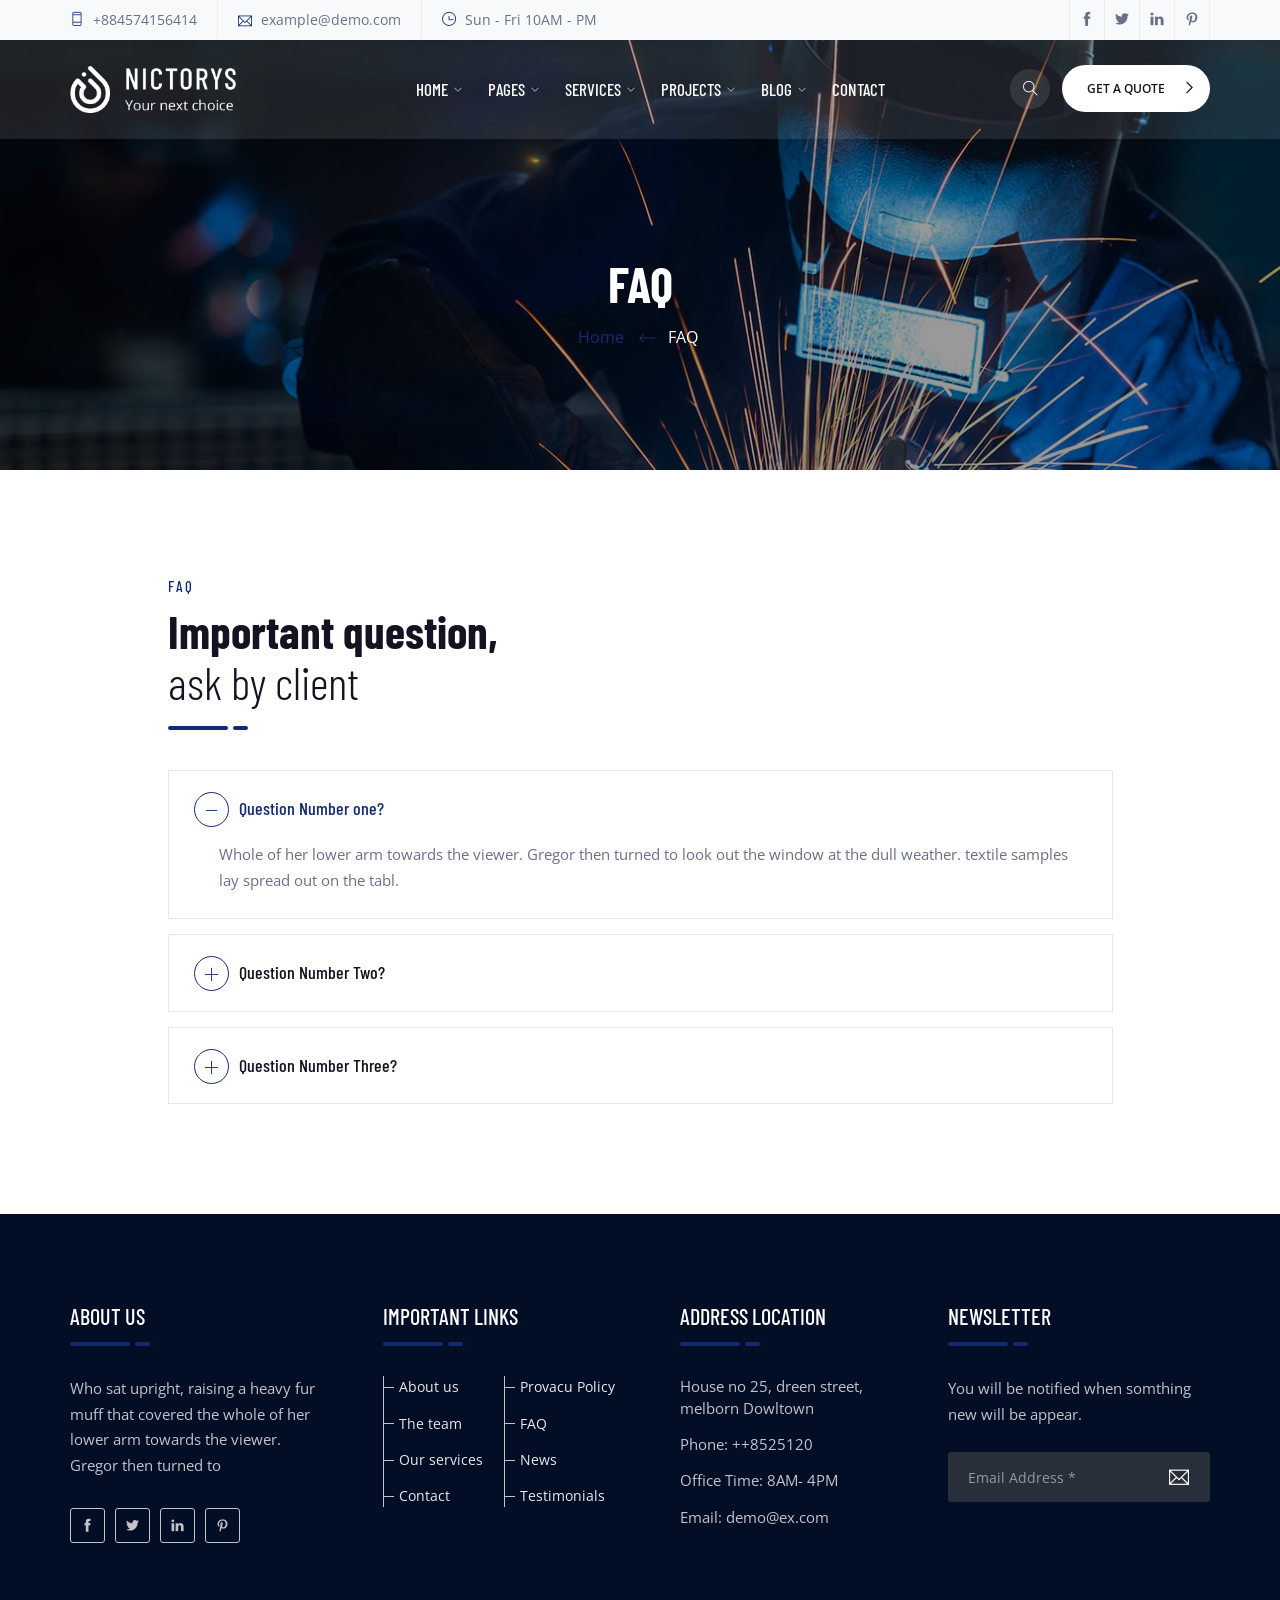
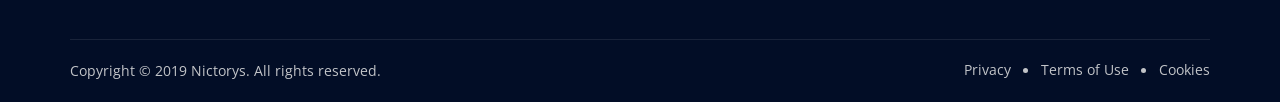
<file: faq.html>
<!DOCTYPE html>
<html lang="en">
<head>
    <meta charset="utf-8">
    <meta http-equiv="X-UA-Compatible" content="IE=edge">
    <meta name="viewport" content="width=device-width, initial-scale=1">
    <meta name="author" content="irstheme">

    <title> Nictorys - Factory & Industrial HTML Template </title>
    
    <link href="assets/css/themify-icons.css" rel="stylesheet">
    <link href="assets/css/flaticon.css" rel="stylesheet">
    <link href="assets/css/bootstrap.min.css" rel="stylesheet">
    <link href="assets/css/animate.css" rel="stylesheet">
    <link href="assets/css/owl.carousel.css" rel="stylesheet">
    <link href="assets/css/owl.theme.css" rel="stylesheet">
    <link href="assets/css/slick.css" rel="stylesheet">
    <link href="assets/css/slick-theme.css" rel="stylesheet">
    <link href="assets/css/swiper.min.css" rel="stylesheet">
    <link href="assets/css/owl.transitions.css" rel="stylesheet">
    <link href="assets/css/jquery.fancybox.css" rel="stylesheet">
    <link href="assets/css/odometer-theme-default.css" rel="stylesheet">
    <link href="assets/css/style.css" rel="stylesheet">

    <!-- HTML5 shim and Respond.js for IE8 support of HTML5 elements and media queries -->
    <!--[if lt IE 9]>
    <script src="https://oss.maxcdn.com/html5shiv/3.7.3/html5shiv.min.js"></script>
    <script src="https://oss.maxcdn.com/respond/1.4.2/respond.min.js"></script>
    <![endif]-->

</head>

<body>

    <!-- start page-wrapper -->
    <div class="page-wrapper">

        <!-- start preloader -->
        <div class="preloader">
            <div class="lds-ellipsis">
                <div></div>
                <div></div>
                <div></div>
                <div></div>
            </div>
        </div>
        <!-- end preloader -->

        <!-- Start header -->
        <header id="header" class="site-header header-style-1">
            <div class="topbar">
                <div class="container">
                    <div class="row">
                        <div class="col col-md-9">
                            <div class="contact-info">
                                <ul>
                                    <li><i class="ti-mobile"></i> +884574156414</li>
                                    <li><i class="ti-email"></i> example@demo.com</li>
                                    <li><i class="ti-time"></i> Sun - Fri 10AM - PM</li>
                                </ul>
                            </div>
                        </div>
                        <div class="col col-md-3">
                            <div class="social">
                                <ul>
                                    <li><a href="#"><i class="ti-facebook"></i></a></li>
                                    <li><a href="#"><i class="ti-twitter-alt"></i></a></li>
                                    <li><a href="#"><i class="ti-linkedin"></i></a></li>
                                    <li><a href="#"><i class="ti-pinterest"></i></a></li>
                                </ul>
                            </div>
                        </div>
                    </div>
                </div>
            </div> <!-- end topbar -->
            <nav class="navigation navbar navbar-default">
                <div class="container">
                    <div class="navbar-header">
                        <button type="button" class="open-btn">
                            <span class="sr-only">Toggle navigation</span>
                            <span class="icon-bar"></span>
                            <span class="icon-bar"></span>
                            <span class="icon-bar"></span>
                        </button>
                        <a class="navbar-brand" href="index.html"><img src="assets/images/logo.png" alt></a>
                    </div>
                    <div id="navbar" class="navbar-collapse collapse navbar-right navigation-holder">
                        <button class="close-navbar"><i class="ti-close"></i></button>
                        <ul class="nav navbar-nav">
                            <li class="menu-item-has-children">
                                <a href="#">Home</a>
                                <ul class="sub-menu">
                                    <li><a href="index.html">Home default</a></li>
                                    <li><a href="index-2.html">Home style 2</a></li>
                                    <li><a href="index-3.html">Home style 3</a></li>
                                    <li class="menu-item-has-children">
                                        <a href="#Level3">Third level</a>
                                        <ul class="sub-menu">
                                            <li><a href="#">Level3</a></li>
                                            <li><a href="#">Level3</a></li>
                                            <li><a href="#">Level3</a></li>
                                        </ul>
                                    </li>
                                </ul>
                            </li>
                            <li class="menu-item-has-children">
                                <a href="#">Pages</a>
                                <ul class="sub-menu">
                                    <li><a href="about.html">About</a></li>
                                    <li><a href="testimonials.html">Testimonials</a></li>
                                    <li><a href="team.html">Team</a></li>
                                    <li><a href="faq.html">FAQ</a></li>
                                    <li><a href="404.html">404</a></li>
                                    <li><a href="contact.html">Contact</a></li>
                                </ul>
                            </li>
                            <li class="menu-item-has-children">
                                <a href="#">Services</a>
                                <ul class="sub-menu">
                                    <li><a href="services.html">Services</a></li>
                                    <li><a href="services-s2.html">Services style 2</a></li>
                                    <li><a href="service-single.html">Power & energy</a></li>
                                    <li><a href="mechanical-works.html">Mechanical Works</a></li>
                                    <li><a href="petroleum-refinery.html">Petroleum Refinery</a></li>
                                    <li><a href="oil-gas-industry.html">Oil & Gas Industry</a></li>
                                    <li><a href="logistics-services.html">Logistics Services</a></li>
                                    <li><a href="general-insustry.html">General Insustry</a></li>
                                </ul>
                            </li>
                            <li class="menu-item-has-children">
                                <a href="#">Projects</a>
                                <ul class="sub-menu">
                                    <li><a href="projects.html">Projects</a></li>
                                    <li><a href="projects-s2.html">Projects style 2</a></li>
                                    <li><a href="portfolio-single.html">Project single</a></li>
                                </ul>
                            </li>
                            <li class="menu-item-has-children">
                                <a href="#">Blog</a>
                                <ul class="sub-menu">
                                    <li><a href="blog.html">Blog default</a></li>
                                    <li><a href="blog-left-sidebar.html">Blog left sidebar</a></li>
                                    <li><a href="blog-full-width.html">Blog full width</a></li>
                                    <li class="menu-item-has-children">
                                        <a href="#Level3">Blog single</a>
                                        <ul class="sub-menu">
                                            <li><a href="blog-single.html">Blog single</a></li>
                                            <li><a href="blog-single-left-sidebar.html">Blog single left sidebar</a></li>
                                            <li><a href="blog-single-full-width.html">Blog single full width</a></li>
                                        </ul>
                                    </li>
                                </ul>
                            </li>
                            <li><a href="contact.html">Contact</a></li>
                        </ul>
                    </div><!-- end of nav-collapse -->

                    <div class="search-contact">
                        <div class="header-search-form-wrapper">
                            <button class="search-toggle-btn"><i class="ti-search"></i></button>
                            <div class="header-search-form">
                                <form>
                                    <div>
                                        <input type="text" class="form-control" placeholder="Search here...">
                                        <button type="submit"><i class="ti-search"></i></button>
                                    </div>
                                </form>
                            </div>
                        </div>
                        <div class="contact-btn">
                            <a href="#" class="theme-btn-s2">Get a quote</a>
                        </div>
                    </div>
                </div><!-- end of container -->
            </nav>
        </header>
        <!-- end of header -->


        <!-- start page-title -->
        <section class="page-title">
            <div class="container">
                <div class="row">
                    <div class="col col-xs-12">
                        <h2>FAQ</h2>
                        <ol class="breadcrumb">
                            <li><a href="index.html">Home</a></li>
                            <li>FAQ</li>
                        </ol>
                    </div>
                </div> <!-- end row -->
            </div> <!-- end container -->
        </section>        
        <!-- end page-title -->


        <!-- start faq-page-section -->
        <section class="section-padding faq-page-section">
            <div class="container">
                <div class="row">
                    <div class="col col-lg-10 col-lg-offset-1">
                        <div class="section-title">
                            <span>FAQ</span>
                            <h2>Important question, <span>ask by client</span></h2>
                        </div>
                        <div class="faq-section">
                            <div class="panel-group faq-accordion theme-accordion-s1" id="accordion">
                                <div class="panel panel-default">
                                    <div class="panel-heading">
                                        <a data-toggle="collapse" data-parent="#accordion" href="#collapse-1" aria-expanded="true">Question Number one?</a>
                                    </div>
                                    <div id="collapse-1" class="panel-collapse collapse in">
                                        <div class="panel-body">
                                            <p>Whole of her lower arm towards the viewer. Gregor then turned to look out the window at the dull weather. textile samples lay spread out on the tabl.</p>
                                        </div>
                                    </div>
                                </div>

                                <div class="panel panel-default">
                                    <div class="panel-heading">
                                        <a class="collapsed" data-toggle="collapse" data-parent="#accordion" href="#collapse-2">Question Number Two?</a>
                                    </div>
                                    <div id="collapse-2" class="panel-collapse collapse">
                                        <div class="panel-body">
                                            <p>Whole of her lower arm towards the viewer. Gregor then turned to look out the window at the dull weather. textile samples lay spread out on the tabl.</p>
                                        </div>
                                    </div>
                                </div>

                                <div class="panel panel-default">
                                    <div class="panel-heading">
                                        <a class="collapsed" data-toggle="collapse" data-parent="#accordion" href="#collapse-3">Question Number Three?</a>
                                    </div>
                                    <div id="collapse-3" class="panel-collapse collapse">
                                        <div class="panel-body">
                                            <p>Whole of her lower arm towards the viewer. Gregor then turned to look out the window at the dull weather. textile samples lay spread out on the tabl.</p>
                                        </div>
                                    </div>
                                </div>
                            </div>
                        </div>
                    </div>
                </div>
            </div>
        </section>
        <!-- end faq-page-section -->


        <!-- start site-footer -->
        <footer class="site-footer">
            <div class="upper-footer">
                <div class="container">
                    <div class="row">
                        <div class="col col-lg-3 col-md-3 col-sm-6">
                            <div class="widget about-widget">
                                <div class="logo widget-title">
                                    <h3>About us</h3>
                                </div>
                                <p>Who sat upright, raising a heavy fur muff that covered the whole of her lower arm towards the viewer. Gregor then turned to</p>
                                <div class="social">
                                    <ul>
                                        <li><a href="#"><i class="ti-facebook"></i></a></li>
                                        <li><a href="#"><i class="ti-twitter-alt"></i></a></li>
                                        <li><a href="#"><i class="ti-linkedin"></i></a></li>
                                        <li><a href="#"><i class="ti-pinterest"></i></a></li>
                                    </ul>
                                </div>
                            </div>
                        </div>
                        <div class="col col-lg-3 col-md-3 col-sm-6">
                            <div class="widget link-widget">
                                <div class="widget-title">
                                    <h3>Important Links</h3>
                                </div>
                                <ul>
                                    <li><a href="#">About us</a></li>
                                    <li><a href="#">The team</a></li>
                                    <li><a href="#">Our services</a></li>
                                    <li><a href="#">Contact</a></li>
                                </ul>
                                <ul>
                                    <li><a href="#">Provacu Policy</a></li>
                                    <li><a href="#">FAQ</a></li>
                                    <li><a href="#">News</a></li>
                                    <li><a href="#">Testimonials</a></li>
                                </ul>
                            </div>
                        </div>
                        <div class="col col-lg-3 col-md-3 col-sm-6">
                            <div class="widget contact-widget service-link-widget">
                                <div class="widget-title">
                                    <h3>Address Location</h3>
                                </div>
                                <ul>
                                    <li>House no 25, dreen street, melborn Dowltown</li>
                                    <li>Phone:  ++8525120</li>
                                    <li>Office Time: 8AM- 4PM</li>
                                    <li>Email: demo@ex.com</li>
                                </ul>
                            </div>
                        </div>
                        <div class="col col-lg-3 col-md-3 col-sm-6">
                            <div class="widget newsletter-widget">
                                <div class="widget-title">
                                    <h3>Newsletter</h3>
                                </div>
                                <p>You will be notified when somthing new will be appear.</p>
                                <form>
                                    <div class="input-1">
                                        <input type="email" class="form-control" placeholder="Email Address *" required>
                                    </div>
                                    <div class="submit clearfix">
                                        <button type="submit"><i class="ti-email"></i></button>
                                    </div>
                                </form>
                            </div>
                        </div>
                    </div>
                </div> <!-- end container -->
            </div>
            <div class="lower-footer">
                <div class="container">
                    <div class="row">
                        <div class="separator"></div>
                        <div class="col col-xs-12">
                            <p class="copyright">Copyright &copy; 2019 Nictorys. All rights reserved.</p>
                            <div class="short-links">
                                <ul>
                                    <li><a href="#">Privacy</a></li>
                                    <li><a href="#">Terms of Use</a></li>
                                    <li><a href="#">Cookies</a></li>
                                </ul>
                            </div>
                        </div>
                    </div>
                </div>
            </div>
        </footer>
        <!-- end site-footer -->

    </div>
    <!-- end of page-wrapper -->



    <!-- All JavaScript files
    ================================================== -->
    <script src="assets/js/jquery.min.js"></script>
    <script src="assets/js/bootstrap.min.js"></script>

    <!-- Plugins for this template -->
    <script src="assets/js/jquery-plugin-collection.js"></script>

    <!-- Custom script for this template -->
    <script src="assets/js/script.js"></script>
</body>
</html>
</file>
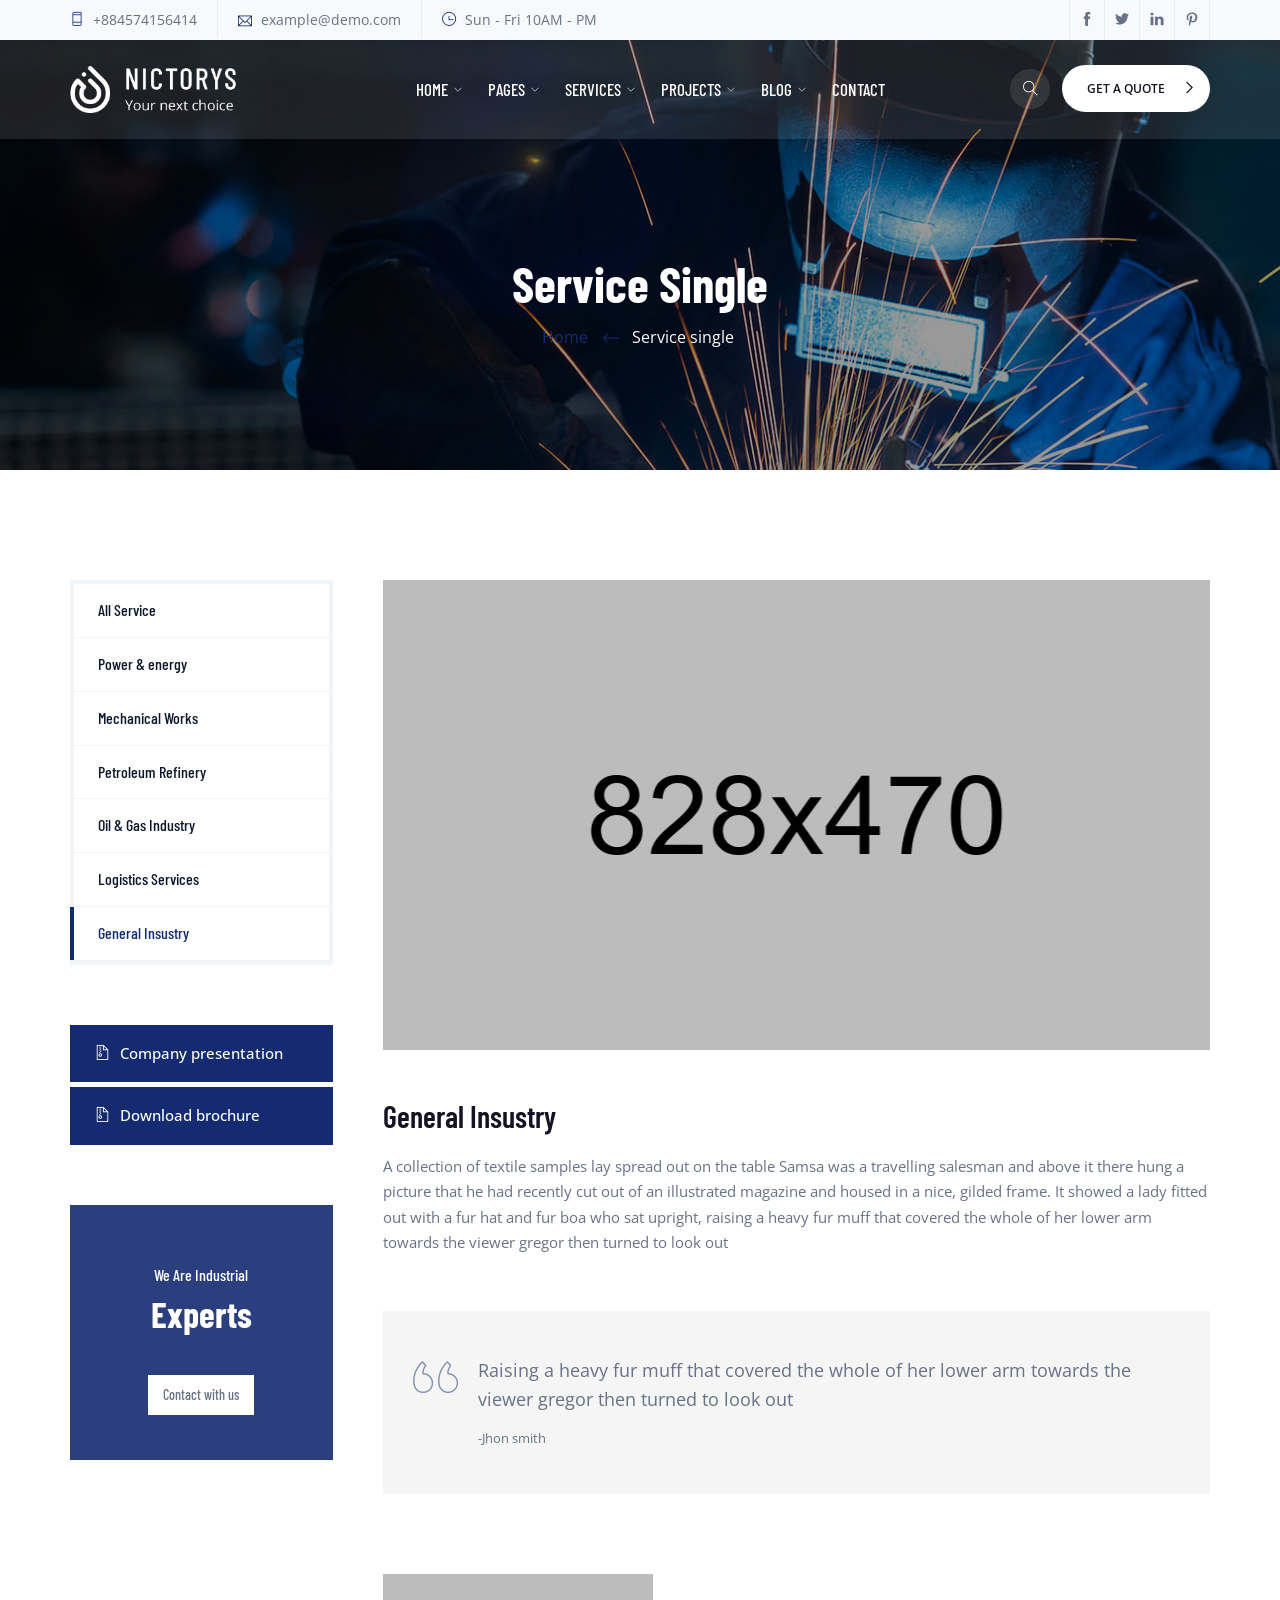
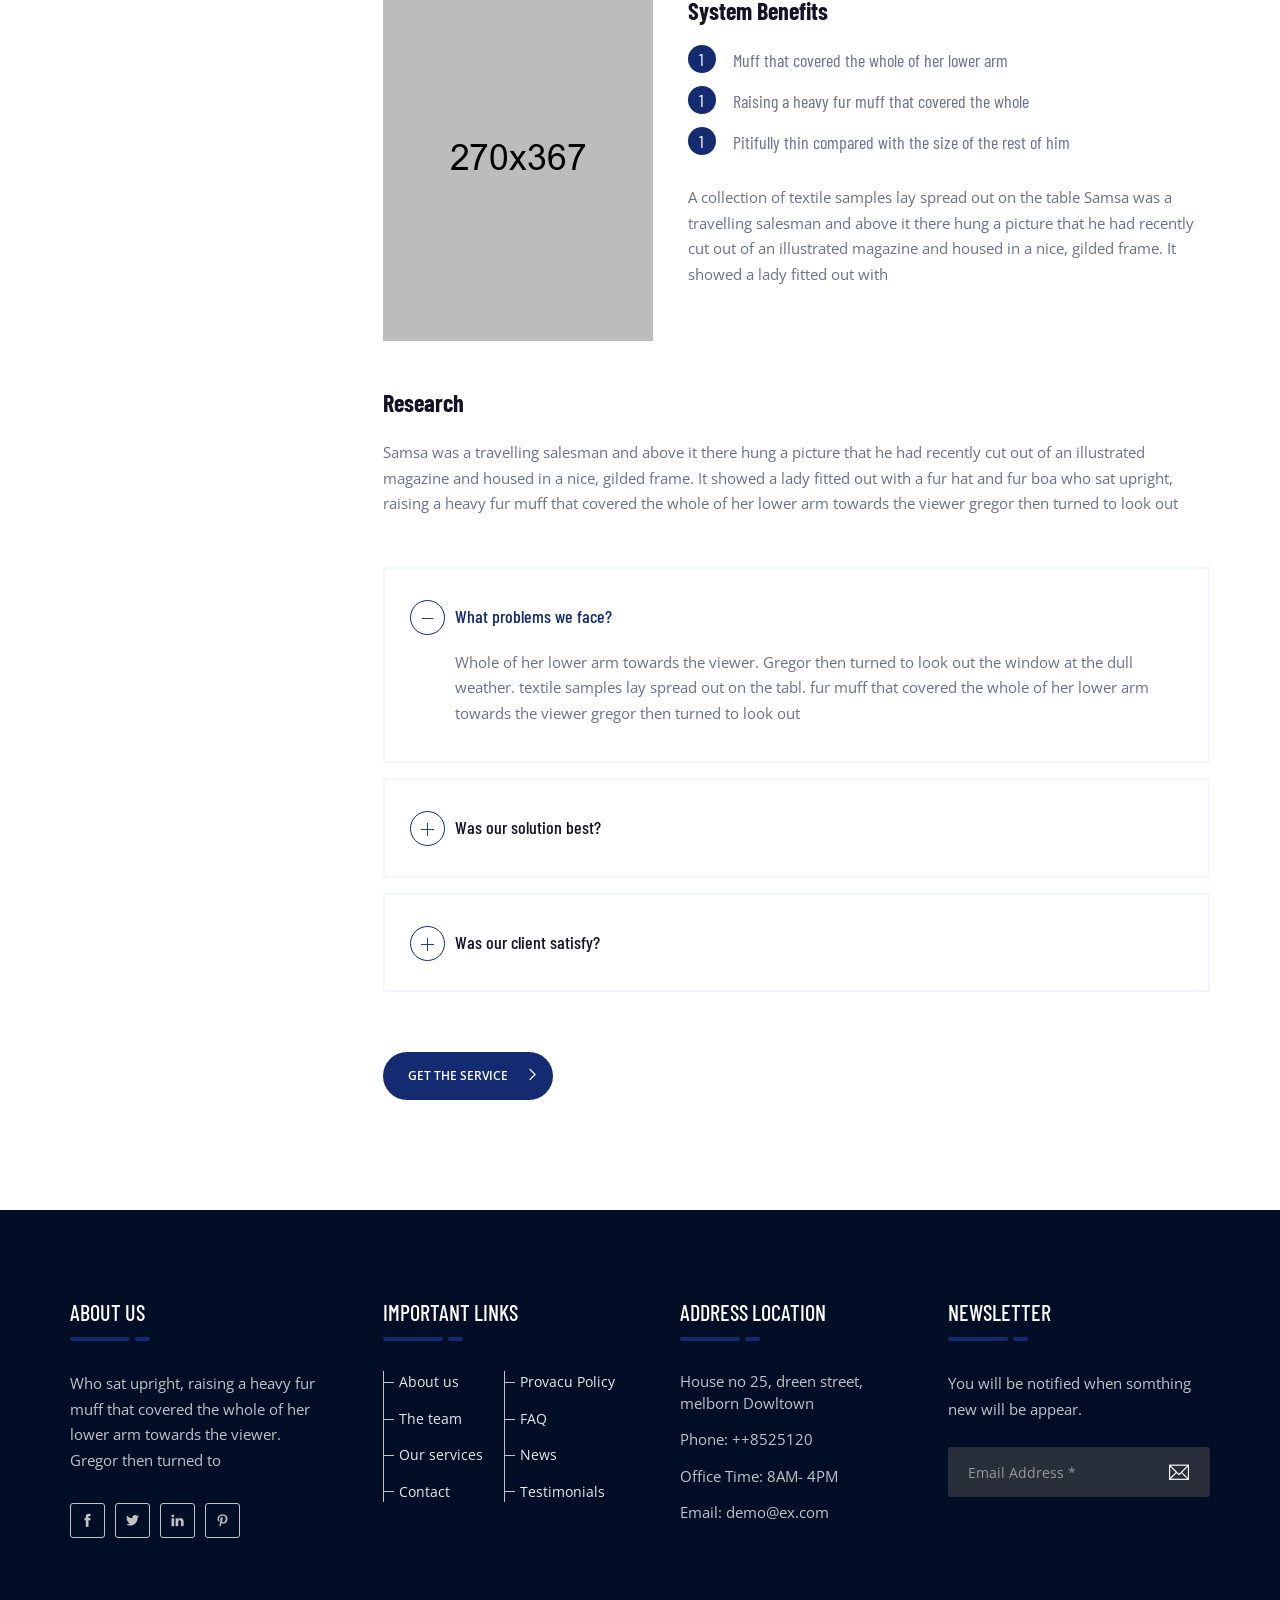
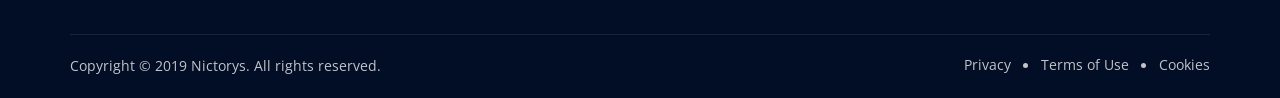
<file: general-insustry.html>
<!DOCTYPE html>
<html lang="en">
<head>
    <meta charset="utf-8">
    <meta http-equiv="X-UA-Compatible" content="IE=edge">
    <meta name="viewport" content="width=device-width, initial-scale=1">
    <meta name="author" content="irstheme">

    <title> Nictorys - Factory & Industrial HTML Template </title>
    
    <link href="assets/css/themify-icons.css" rel="stylesheet">
    <link href="assets/css/flaticon.css" rel="stylesheet">
    <link href="assets/css/bootstrap.min.css" rel="stylesheet">
    <link href="assets/css/animate.css" rel="stylesheet">
    <link href="assets/css/owl.carousel.css" rel="stylesheet">
    <link href="assets/css/owl.theme.css" rel="stylesheet">
    <link href="assets/css/slick.css" rel="stylesheet">
    <link href="assets/css/slick-theme.css" rel="stylesheet">
    <link href="assets/css/swiper.min.css" rel="stylesheet">
    <link href="assets/css/owl.transitions.css" rel="stylesheet">
    <link href="assets/css/jquery.fancybox.css" rel="stylesheet">
    <link href="assets/css/odometer-theme-default.css" rel="stylesheet">
    <link href="assets/css/style.css" rel="stylesheet">

    <!-- HTML5 shim and Respond.js for IE8 support of HTML5 elements and media queries -->
    <!--[if lt IE 9]>
    <script src="https://oss.maxcdn.com/html5shiv/3.7.3/html5shiv.min.js"></script>
    <script src="https://oss.maxcdn.com/respond/1.4.2/respond.min.js"></script>
    <![endif]-->

</head>

<body>

    <!-- start page-wrapper -->
    <div class="page-wrapper">

        <!-- start preloader -->
        <div class="preloader">
            <div class="lds-ellipsis">
                <div></div>
                <div></div>
                <div></div>
                <div></div>
            </div>
        </div>
        <!-- end preloader -->

        <!-- Start header -->
        <header id="header" class="site-header header-style-1">
            <div class="topbar">
                <div class="container">
                    <div class="row">
                        <div class="col col-md-9">
                            <div class="contact-info">
                                <ul>
                                    <li><i class="ti-mobile"></i> +884574156414</li>
                                    <li><i class="ti-email"></i> example@demo.com</li>
                                    <li><i class="ti-time"></i> Sun - Fri 10AM - PM</li>
                                </ul>
                            </div>
                        </div>
                        <div class="col col-md-3">
                            <div class="social">
                                <ul>
                                    <li><a href="#"><i class="ti-facebook"></i></a></li>
                                    <li><a href="#"><i class="ti-twitter-alt"></i></a></li>
                                    <li><a href="#"><i class="ti-linkedin"></i></a></li>
                                    <li><a href="#"><i class="ti-pinterest"></i></a></li>
                                </ul>
                            </div>
                        </div>
                    </div>
                </div>
            </div> <!-- end topbar -->
            <nav class="navigation navbar navbar-default">
                <div class="container">
                    <div class="navbar-header">
                        <button type="button" class="open-btn">
                            <span class="sr-only">Toggle navigation</span>
                            <span class="icon-bar"></span>
                            <span class="icon-bar"></span>
                            <span class="icon-bar"></span>
                        </button>
                        <a class="navbar-brand" href="index.html"><img src="assets/images/logo.png" alt></a>
                    </div>
                    <div id="navbar" class="navbar-collapse collapse navbar-right navigation-holder">
                        <button class="close-navbar"><i class="ti-close"></i></button>
                        <ul class="nav navbar-nav">
                            <li class="menu-item-has-children">
                                <a href="#">Home</a>
                                <ul class="sub-menu">
                                    <li><a href="index.html">Home default</a></li>
                                    <li><a href="index-2.html">Home style 2</a></li>
                                    <li><a href="index-3.html">Home style 3</a></li>
                                    <li class="menu-item-has-children">
                                        <a href="#Level3">Third level</a>
                                        <ul class="sub-menu">
                                            <li><a href="#">Level3</a></li>
                                            <li><a href="#">Level3</a></li>
                                            <li><a href="#">Level3</a></li>
                                        </ul>
                                    </li>
                                </ul>
                            </li>
                            <li class="menu-item-has-children">
                                <a href="#">Pages</a>
                                <ul class="sub-menu">
                                    <li><a href="about.html">About</a></li>
                                    <li><a href="testimonials.html">Testimonials</a></li>
                                    <li><a href="team.html">Team</a></li>
                                    <li><a href="faq.html">FAQ</a></li>
                                    <li><a href="404.html">404</a></li>
                                    <li><a href="contact.html">Contact</a></li>
                                </ul>
                            </li>
                            <li class="menu-item-has-children">
                                <a href="#">Services</a>
                                <ul class="sub-menu">
                                    <li><a href="services.html">Services</a></li>
                                    <li><a href="services-s2.html">Services style 2</a></li>
                                    <li><a href="service-single.html">Power & energy</a></li>
                                    <li><a href="mechanical-works.html">Mechanical Works</a></li>
                                    <li><a href="petroleum-refinery.html">Petroleum Refinery</a></li>
                                    <li><a href="oil-gas-industry.html">Oil & Gas Industry</a></li>
                                    <li><a href="logistics-services.html">Logistics Services</a></li>
                                    <li><a href="general-insustry.html">General Insustry</a></li>
                                </ul>
                            </li>
                            <li class="menu-item-has-children">
                                <a href="#">Projects</a>
                                <ul class="sub-menu">
                                    <li><a href="projects.html">Projects</a></li>
                                    <li><a href="projects-s2.html">Projects style 2</a></li>
                                    <li><a href="portfolio-single.html">Project single</a></li>
                                </ul>
                            </li>
                            <li class="menu-item-has-children">
                                <a href="#">Blog</a>
                                <ul class="sub-menu">
                                    <li><a href="blog.html">Blog default</a></li>
                                    <li><a href="blog-left-sidebar.html">Blog left sidebar</a></li>
                                    <li><a href="blog-full-width.html">Blog full width</a></li>
                                    <li class="menu-item-has-children">
                                        <a href="#Level3">Blog single</a>
                                        <ul class="sub-menu">
                                            <li><a href="blog-single.html">Blog single</a></li>
                                            <li><a href="blog-single-left-sidebar.html">Blog single left sidebar</a></li>
                                            <li><a href="blog-single-full-width.html">Blog single full width</a></li>
                                        </ul>
                                    </li>
                                </ul>
                            </li>
                            <li><a href="contact.html">Contact</a></li>
                        </ul>
                    </div><!-- end of nav-collapse -->

                    <div class="search-contact">
                        <div class="header-search-form-wrapper">
                            <button class="search-toggle-btn"><i class="ti-search"></i></button>
                            <div class="header-search-form">
                                <form>
                                    <div>
                                        <input type="text" class="form-control" placeholder="Search here...">
                                        <button type="submit"><i class="ti-search"></i></button>
                                    </div>
                                </form>
                            </div>
                        </div>
                        <div class="contact-btn">
                            <a href="#" class="theme-btn-s2">Get a quote</a>
                        </div>
                    </div>
                </div><!-- end of container -->
            </nav>
        </header>
        <!-- end of header -->


        <!-- start page-title -->
        <section class="page-title">
            <div class="container">
                <div class="row">
                    <div class="col col-xs-12">
                        <h2>Service single</h2>
                        <ol class="breadcrumb">
                            <li><a href="index.html">Home</a></li>
                            <li>Service single</li>
                        </ol>
                    </div>
                </div> <!-- end row -->
            </div> <!-- end container -->
        </section>        
        <!-- end page-title -->


        <!-- start service-single-section -->
        <section class="service-single-section section-padding">
            <div class="container">
                <div class="row">
                    <div class="col col-md-9 col-md-push-3">
                        <div class="service-single-content">
                            <div class="service-single-img-holder">
                                <img src="assets/images/service-single/img-2.jpg" alt>
                            </div>
                            <h2>General Insustry</h2>
                            <p>A collection of textile samples lay spread out on the table Samsa was a travelling salesman and above it there hung a picture that he had recently cut out of an illustrated magazine and housed in a nice, gilded frame. It showed a lady fitted out with a fur hat and fur boa who sat upright, raising a heavy fur muff that covered the whole of her lower arm towards the viewer gregor then turned to look out</p>
                            <blockquote>
                                <p>Raising a heavy fur muff that covered the whole of her lower arm towards the viewer gregor then turned to look out</p>
                                <span>-Jhon smith</span>
                            </blockquote>
                            <div class="benefit clearfix">
                                <div class="img-holder">
                                    <img src="assets/images/service-single/benefit-pic.jpg" alt="">
                                </div>
                                <div class="details">
                                    <h3>System Benefits</h3>
                                    <ul>
                                        <li><span>1</span> Muff that covered the whole of her lower arm</li>
                                        <li><span>1</span> Raising a heavy fur muff that covered the whole </li>
                                        <li><span>1</span> Pitifully thin compared with the size of the rest of him</li>
                                    </ul>
                                    <p>A collection of textile samples lay spread out on the table Samsa was a travelling salesman and above it there hung a picture that he had recently cut out of an illustrated magazine and housed in a nice, gilded frame. It showed a lady fitted out with</p>
                                </div>
                            </div>
                            <div class="research">
                                <h3>Research</h3>
                                <p>Samsa was a travelling salesman and above it there hung a picture that he had recently cut out of an illustrated magazine and housed in a nice, gilded frame. It showed a lady fitted out with a fur hat and fur boa who sat upright, raising a heavy fur muff that covered the whole of her lower arm towards the viewer gregor then turned to look out</p>
                            </div>
                            <div class="problem-solution-section">
                                <div class="panel-group theme-accordion-s2" id="accordion">
                                    <div class="panel panel-default active-bg-color">
                                        <div class="panel-heading">
                                            <a data-toggle="collapse" data-parent="#accordion" href="#collapse-1" aria-expanded="true">What problems we face?</a>
                                        </div>
                                        <div id="collapse-1" class="panel-collapse collapse in">
                                            <div class="panel-body">
                                                <p>Whole of her lower arm towards the viewer. Gregor then turned to look out the window at the dull weather. textile samples lay spread out on the tabl. fur muff that covered the whole of her lower arm towards the viewer gregor then turned to look out</p>
                                            </div>
                                        </div>
                                    </div>

                                    <div class="panel panel-default">
                                        <div class="panel-heading">
                                            <a class="collapsed" data-toggle="collapse" data-parent="#accordion" href="#collapse-2">Was our solution best?</a>
                                        </div>
                                        <div id="collapse-2" class="panel-collapse collapse">
                                            <div class="panel-body">
                                                <p>Whole of her lower arm towards the viewer. Gregor then turned to look out the window at the dull weather. textile samples lay spread out on the tabl. fur muff that covered the whole of her lower arm towards the viewer gregor then turned to look out</p>
                                            </div>
                                        </div>
                                    </div>

                                    <div class="panel panel-default">
                                        <div class="panel-heading">
                                            <a class="collapsed" data-toggle="collapse" data-parent="#accordion" href="#collapse-3">Was our client satisfy?</a>
                                        </div>
                                        <div id="collapse-3" class="panel-collapse collapse">
                                            <div class="panel-body">
                                                <p>Whole of her lower arm towards the viewer. Gregor then turned to look out the window at the dull weather. textile samples lay spread out on the tabl. fur muff that covered the whole of her lower arm towards the viewer gregor then turned to look out</p>
                                            </div>
                                        </div>
                                    </div>
                                </div>
                            </div>                            
                            <a href="#" class="theme-btn">Get the service</a>                            
                        </div>
                    </div>
                    <div class="col col-md-3 col-md-pull-9">
                        <div class="service-sidebar">
                            <div class="widget service-list-widget">
                                <ul>
                                    <li><a href="services.html">All Service</a></li>
                                    <li><a href="service-single.html">Power & energy</a></li>
                                    <li><a href="mechanical-works.html">Mechanical Works</a></li>
                                    <li><a href="petroleum-refinery.html">Petroleum Refinery</a></li>
                                    <li><a href="oil-gas-industry.html">Oil & Gas Industry</a></li>
                                    <li><a href="logistics-services.html">Logistics Services</a></li>
                                    <li class="current"><a href="general-insustry.html">General Insustry</a></li>
                                </ul>
                            </div>
                            <div class="widget download-widget">
                                <ul>
                                    <li><a href="#"><i class="ti-zip"></i>Company presentation</a></li>
                                    <li><a href="#"><i class="ti-zip"></i>Download brochure</a></li>
                                </ul>
                            </div>
                            <div class="widget contact-widget">
                                <div>
                                    <h5>We are industrial <span>Experts</span></h5>
                                    <a href="#">Contact with us</a>
                                </div>
                            </div>
                        </div>                    
                    </div>
                </div> <!-- end row -->
            </div> <!-- end container -->
        </section>
        <!-- end service-single-section -->


        <!-- start site-footer -->
        <footer class="site-footer">
            <div class="upper-footer">
                <div class="container">
                    <div class="row">
                        <div class="col col-lg-3 col-md-3 col-sm-6">
                            <div class="widget about-widget">
                                <div class="logo widget-title">
                                    <h3>About us</h3>
                                </div>
                                <p>Who sat upright, raising a heavy fur muff that covered the whole of her lower arm towards the viewer. Gregor then turned to</p>
                                <div class="social">
                                    <ul>
                                        <li><a href="#"><i class="ti-facebook"></i></a></li>
                                        <li><a href="#"><i class="ti-twitter-alt"></i></a></li>
                                        <li><a href="#"><i class="ti-linkedin"></i></a></li>
                                        <li><a href="#"><i class="ti-pinterest"></i></a></li>
                                    </ul>
                                </div>
                            </div>
                        </div>
                        <div class="col col-lg-3 col-md-3 col-sm-6">
                            <div class="widget link-widget">
                                <div class="widget-title">
                                    <h3>Important Links</h3>
                                </div>
                                <ul>
                                    <li><a href="#">About us</a></li>
                                    <li><a href="#">The team</a></li>
                                    <li><a href="#">Our services</a></li>
                                    <li><a href="#">Contact</a></li>
                                </ul>
                                <ul>
                                    <li><a href="#">Provacu Policy</a></li>
                                    <li><a href="#">FAQ</a></li>
                                    <li><a href="#">News</a></li>
                                    <li><a href="#">Testimonials</a></li>
                                </ul>
                            </div>
                        </div>
                        <div class="col col-lg-3 col-md-3 col-sm-6">
                            <div class="widget contact-widget service-link-widget">
                                <div class="widget-title">
                                    <h3>Address Location</h3>
                                </div>
                                <ul>
                                    <li>House no 25, dreen street, melborn Dowltown</li>
                                    <li>Phone:  ++8525120</li>
                                    <li>Office Time: 8AM- 4PM</li>
                                    <li>Email: demo@ex.com</li>
                                </ul>
                            </div>
                        </div>
                        <div class="col col-lg-3 col-md-3 col-sm-6">
                            <div class="widget newsletter-widget">
                                <div class="widget-title">
                                    <h3>Newsletter</h3>
                                </div>
                                <p>You will be notified when somthing new will be appear.</p>
                                <form>
                                    <div class="input-1">
                                        <input type="email" class="form-control" placeholder="Email Address *" required>
                                    </div>
                                    <div class="submit clearfix">
                                        <button type="submit"><i class="ti-email"></i></button>
                                    </div>
                                </form>
                            </div>
                        </div>
                    </div>
                </div> <!-- end container -->
            </div>
            <div class="lower-footer">
                <div class="container">
                    <div class="row">
                        <div class="separator"></div>
                        <div class="col col-xs-12">
                            <p class="copyright">Copyright &copy; 2019 Nictorys. All rights reserved.</p>
                            <div class="short-links">
                                <ul>
                                    <li><a href="#">Privacy</a></li>
                                    <li><a href="#">Terms of Use</a></li>
                                    <li><a href="#">Cookies</a></li>
                                </ul>
                            </div>
                        </div>
                    </div>
                </div>
            </div>
        </footer>
        <!-- end site-footer -->

    </div>
    <!-- end of page-wrapper -->



    <!-- All JavaScript files
    ================================================== -->
    <script src="assets/js/jquery.min.js"></script>
    <script src="assets/js/bootstrap.min.js"></script>

    <!-- Plugins for this template -->
    <script src="assets/js/jquery-plugin-collection.js"></script>

    <!-- Custom script for this template -->
    <script src="assets/js/script.js"></script>
</body>
</html>
</file>
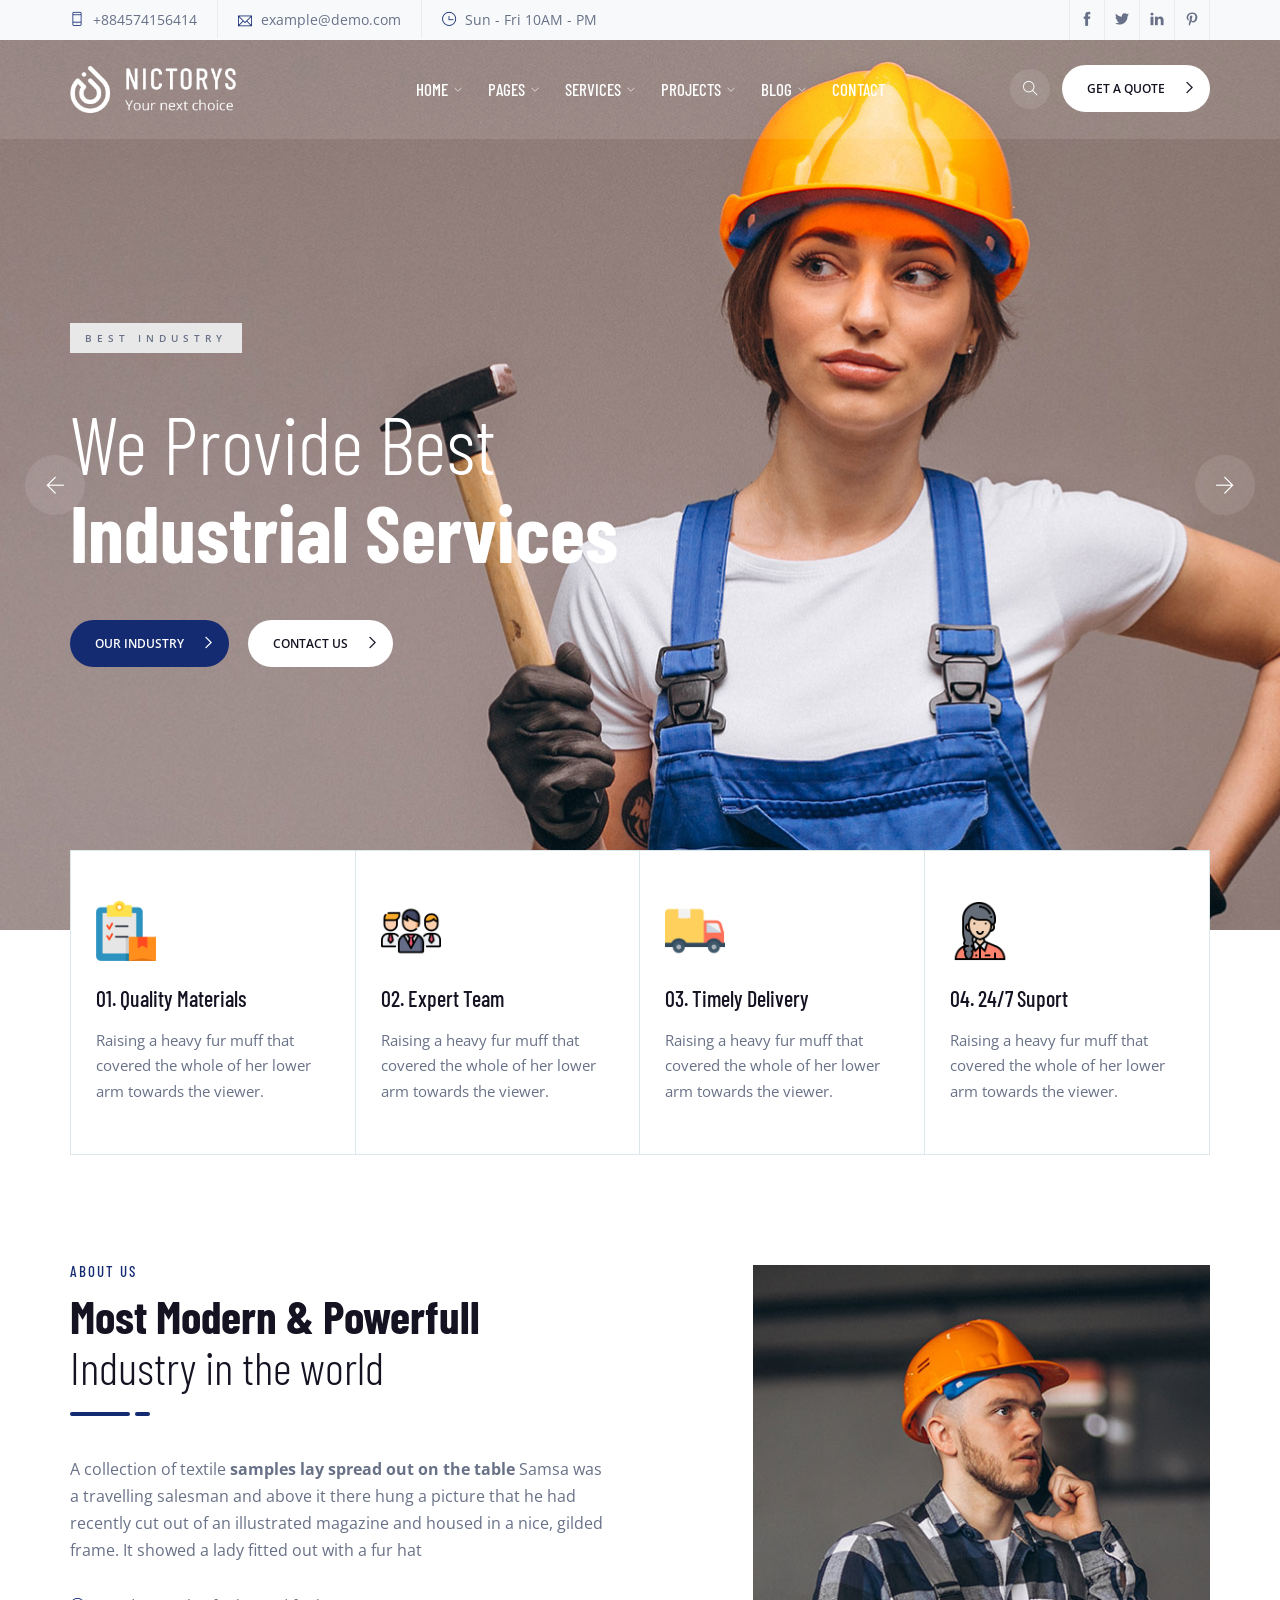
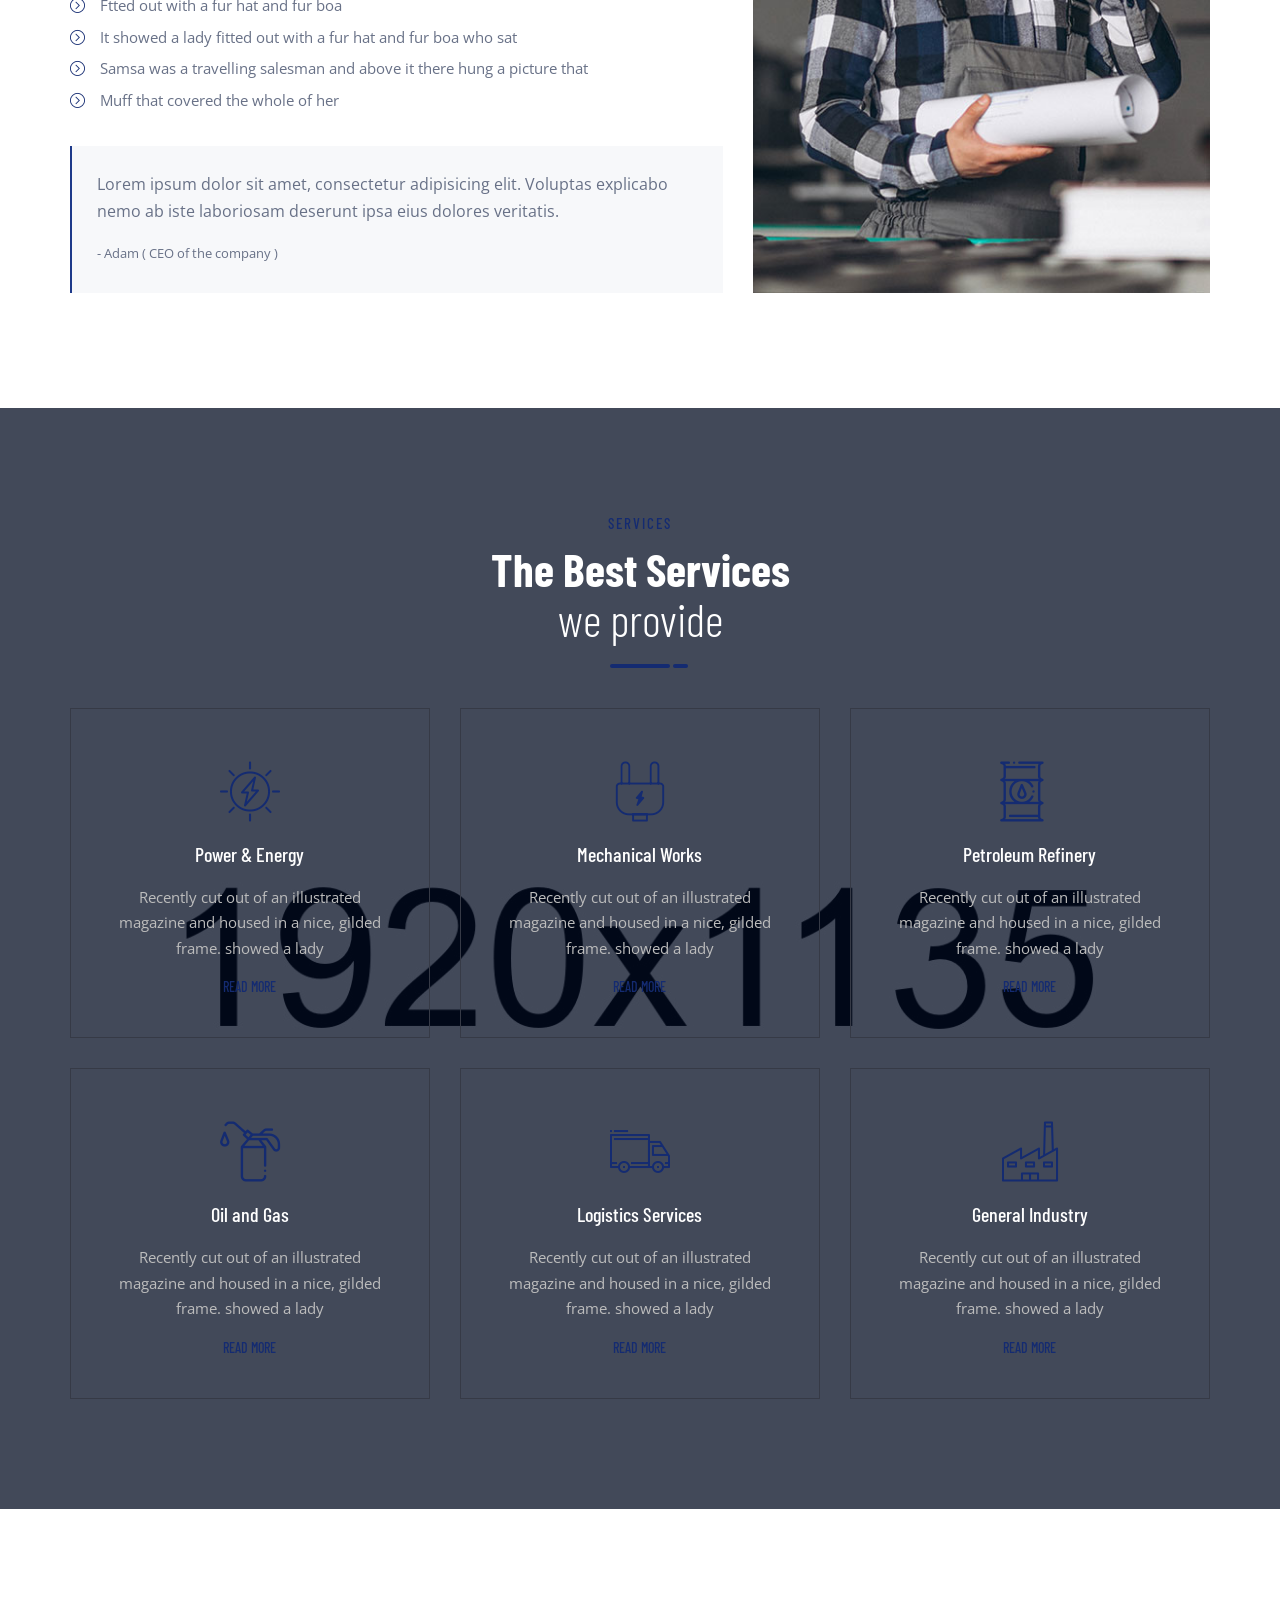
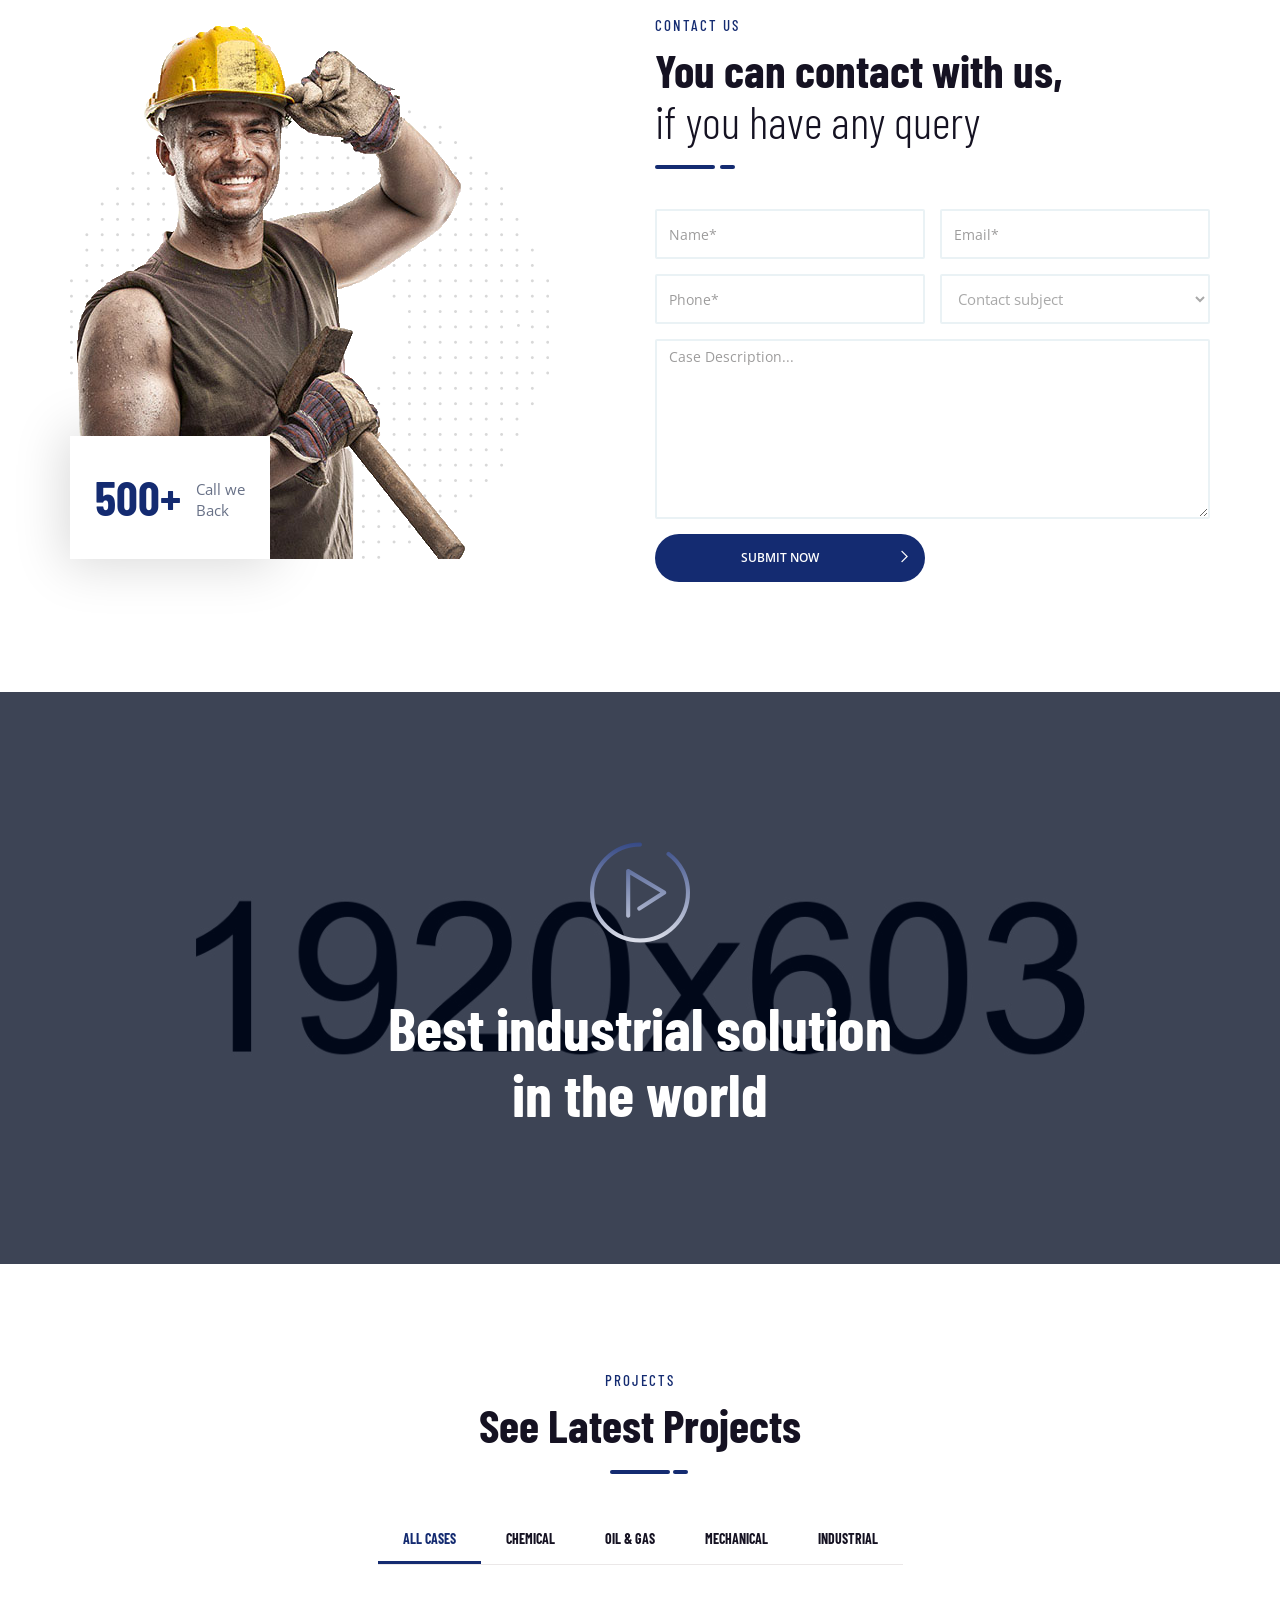
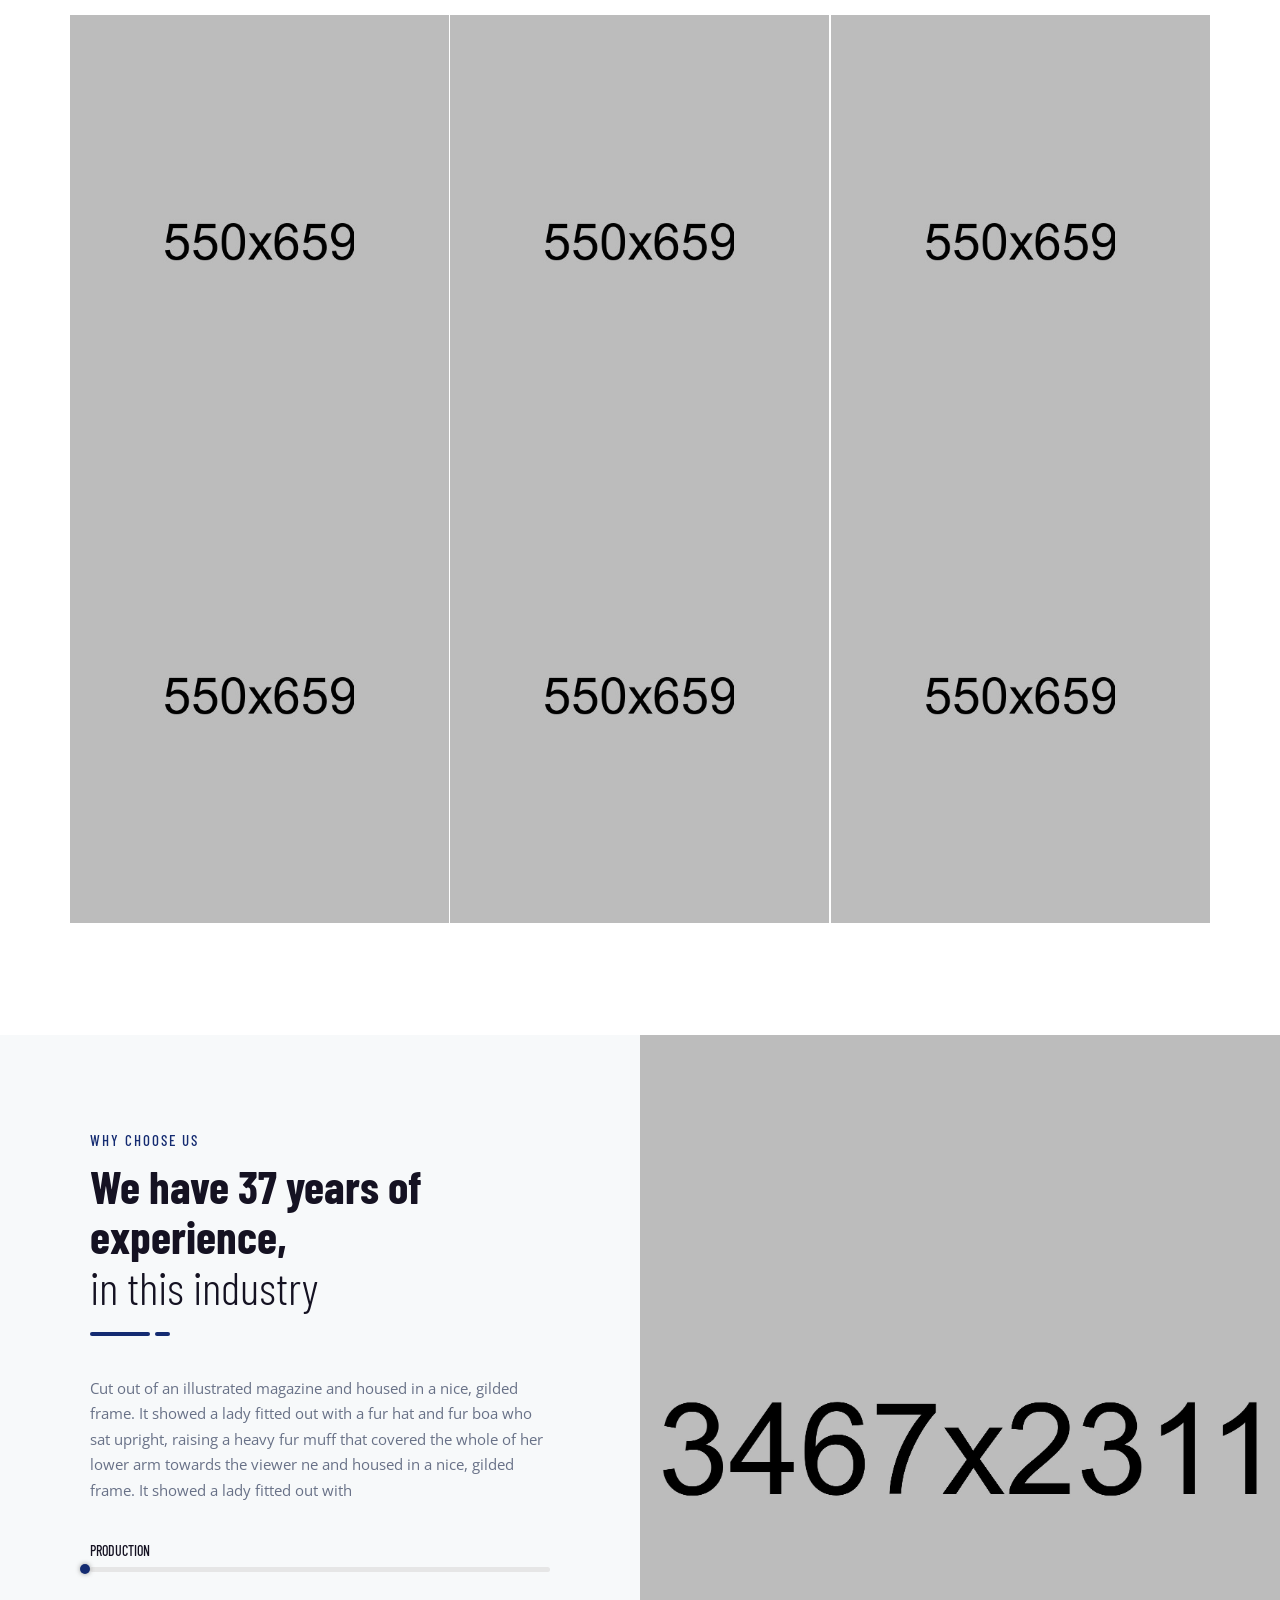
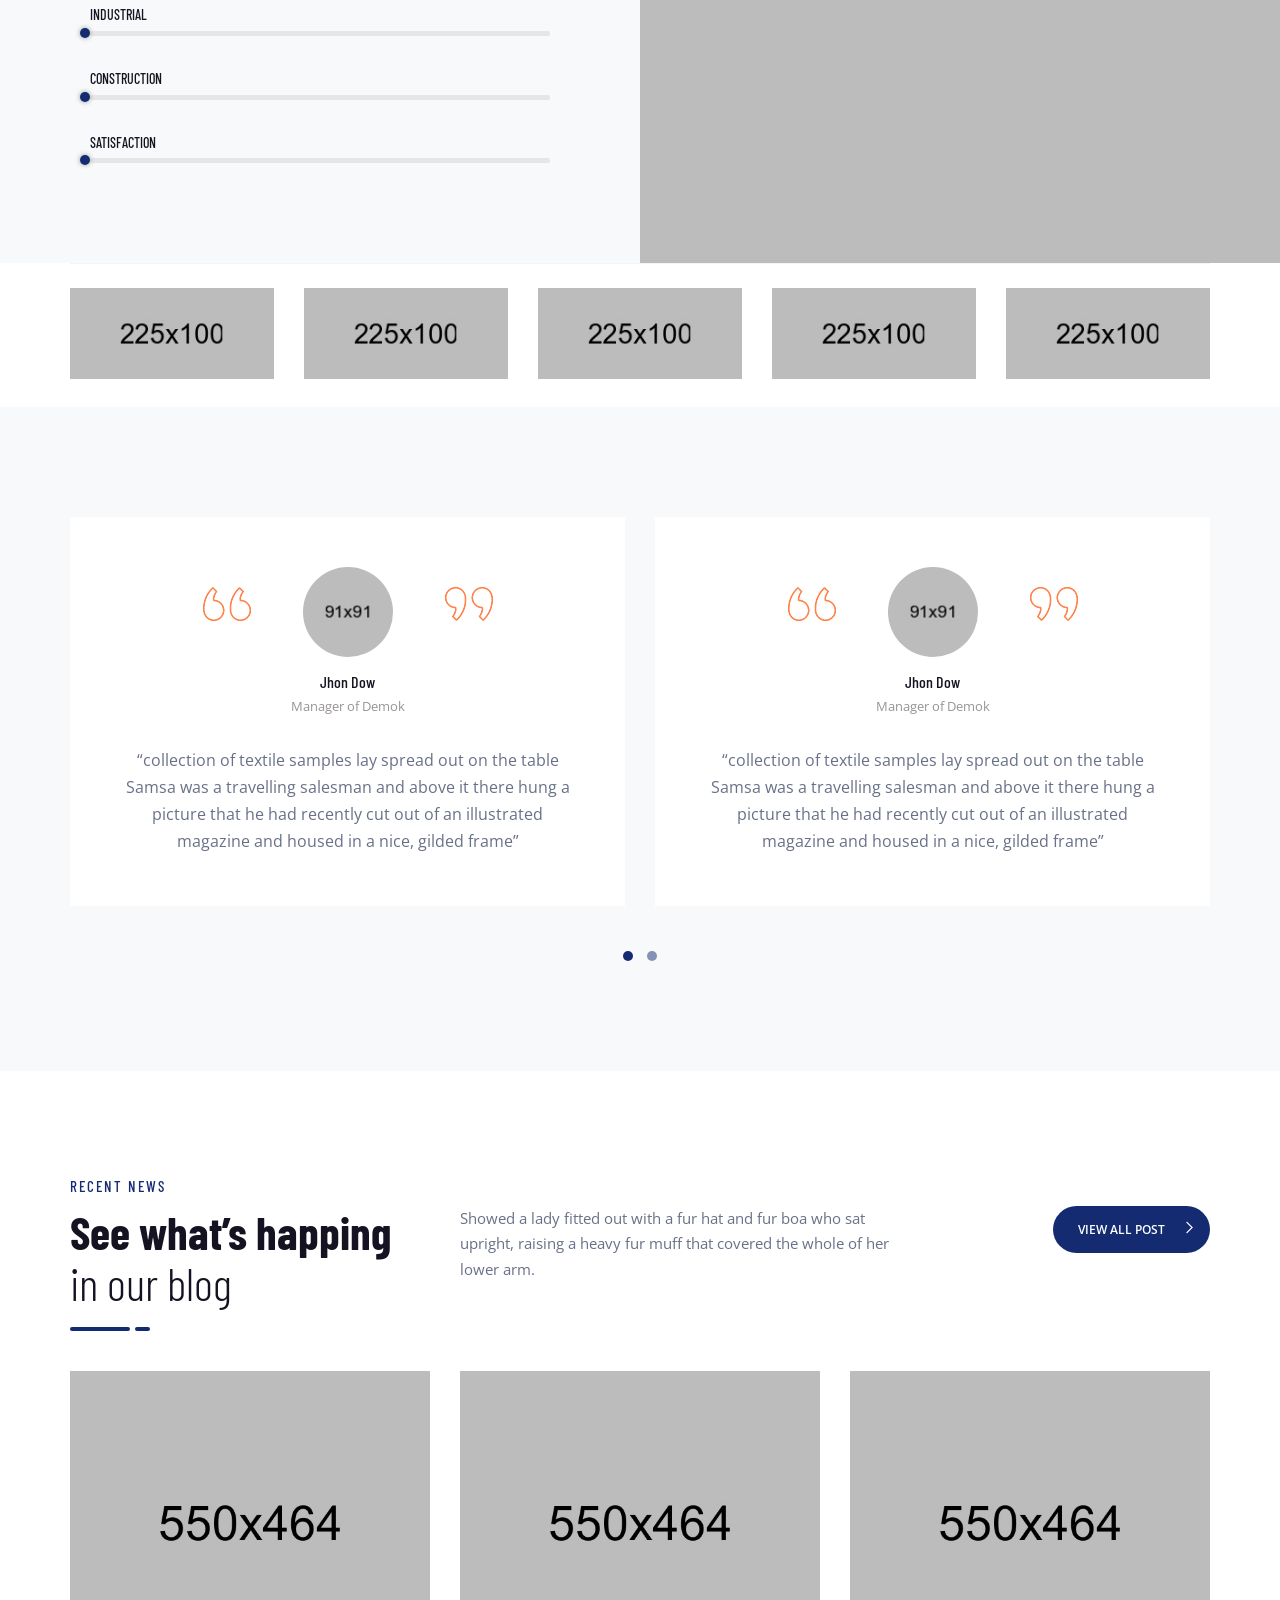
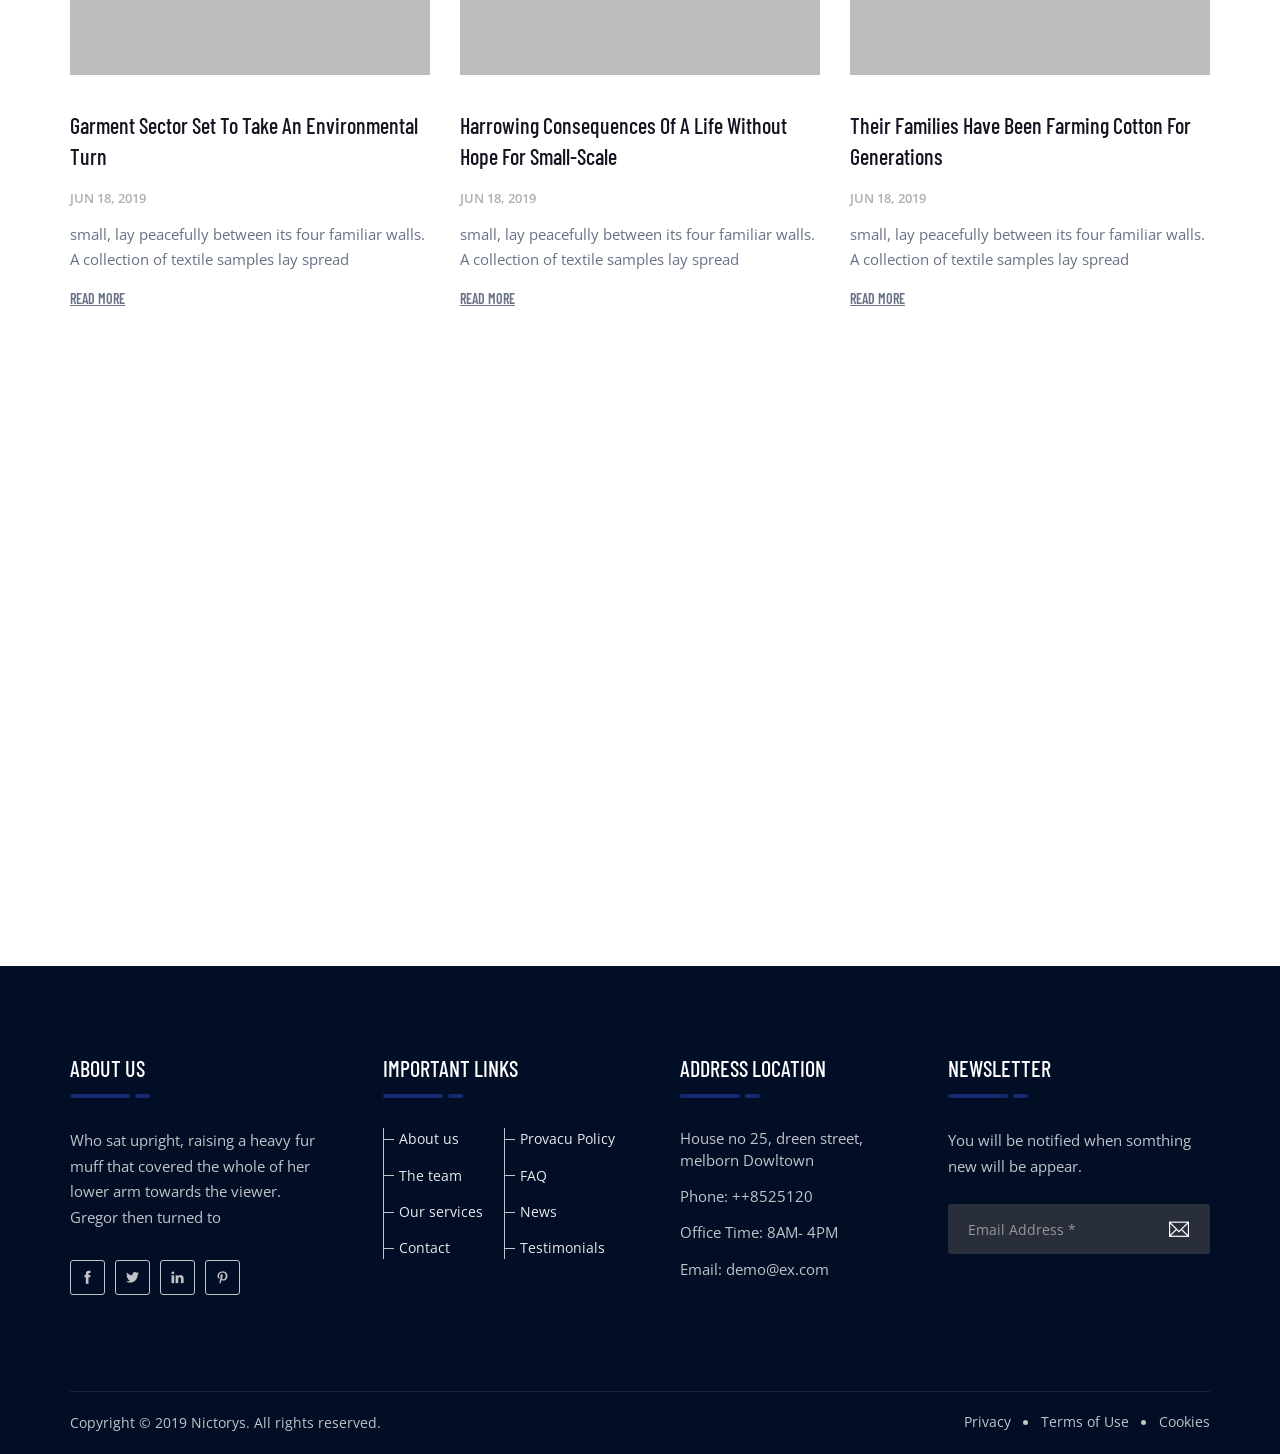
<file: index-2.html>
<!DOCTYPE html>
<html lang="en">
<head>
    <meta charset="utf-8">
    <meta http-equiv="X-UA-Compatible" content="IE=edge">
    <meta name="viewport" content="width=device-width, initial-scale=1">
    <meta name="author" content="irstheme">

    <title> Nictorys - Factory & Industrial HTML Template </title>
    
    <link href="assets/css/themify-icons.css" rel="stylesheet">
    <link href="assets/css/flaticon.css" rel="stylesheet">
    <link href="assets/css/bootstrap.min.css" rel="stylesheet">
    <link href="assets/css/animate.css" rel="stylesheet">
    <link href="assets/css/owl.carousel.css" rel="stylesheet">
    <link href="assets/css/owl.theme.css" rel="stylesheet">
    <link href="assets/css/slick.css" rel="stylesheet">
    <link href="assets/css/slick-theme.css" rel="stylesheet">
    <link href="assets/css/swiper.min.css" rel="stylesheet">
    <link href="assets/css/owl.transitions.css" rel="stylesheet">
    <link href="assets/css/jquery.fancybox.css" rel="stylesheet">
    <link href="assets/css/style.css" rel="stylesheet">

    <!-- HTML5 shim and Respond.js for IE8 support of HTML5 elements and media queries -->
    <!--[if lt IE 9]>
    <script src="https://oss.maxcdn.com/html5shiv/3.7.3/html5shiv.min.js"></script>
    <script src="https://oss.maxcdn.com/respond/1.4.2/respond.min.js"></script>
    <![endif]-->

</head>

<body>

    <!-- start page-wrapper -->
    <div class="page-wrapper">

        <!-- start preloader -->
        <div class="preloader">
            <div class="lds-ellipsis">
                <div></div>
                <div></div>
                <div></div>
                <div></div>
            </div>
        </div>
        <!-- end preloader -->


        <!-- Start header -->
        <header id="header" class="site-header header-style-1">
            <div class="topbar">
                <div class="container">
                    <div class="row">
                        <div class="col col-md-9">
                            <div class="contact-info">
                                <ul>
                                    <li><i class="ti-mobile"></i> +884574156414</li>
                                    <li><i class="ti-email"></i> example@demo.com</li>
                                    <li><i class="ti-time"></i> Sun - Fri 10AM - PM</li>
                                </ul>
                            </div>
                        </div>
                        <div class="col col-md-3">
                            <div class="social">
                                <ul>
                                    <li><a href="#"><i class="ti-facebook"></i></a></li>
                                    <li><a href="#"><i class="ti-twitter-alt"></i></a></li>
                                    <li><a href="#"><i class="ti-linkedin"></i></a></li>
                                    <li><a href="#"><i class="ti-pinterest"></i></a></li>
                                </ul>
                            </div>
                        </div>
                    </div>
                </div>
            </div> <!-- end topbar -->
            <nav class="navigation navbar navbar-default">
                <div class="container">
                    <div class="navbar-header">
                        <button type="button" class="open-btn">
                            <span class="sr-only">Toggle navigation</span>
                            <span class="icon-bar"></span>
                            <span class="icon-bar"></span>
                            <span class="icon-bar"></span>
                        </button>
                        <a class="navbar-brand" href="index.html"><img src="assets/images/logo.png" alt></a>
                    </div>
                    <div id="navbar" class="navbar-collapse collapse navbar-right navigation-holder">
                        <button class="close-navbar"><i class="ti-close"></i></button>
                        <ul class="nav navbar-nav">
                            <li class="menu-item-has-children">
                                <a href="#">Home</a>
                                <ul class="sub-menu">
                                    <li><a href="index.html">Home default</a></li>
                                    <li><a href="index-2.html">Home style 2</a></li>
                                    <li><a href="index-3.html">Home style 3</a></li>
                                    <li class="menu-item-has-children">
                                        <a href="#Level3">Third level</a>
                                        <ul class="sub-menu">
                                            <li><a href="#">Level3</a></li>
                                            <li><a href="#">Level3</a></li>
                                            <li><a href="#">Level3</a></li>
                                        </ul>
                                    </li>
                                </ul>
                            </li>
                            <li class="menu-item-has-children">
                                <a href="#">Pages</a>
                                <ul class="sub-menu">
                                    <li><a href="about.html">About</a></li>
                                    <li><a href="testimonials.html">Testimonials</a></li>
                                    <li><a href="team.html">Team</a></li>
                                    <li><a href="faq.html">FAQ</a></li>
                                    <li><a href="404.html">404</a></li>
                                    <li><a href="contact.html">Contact</a></li>
                                </ul>
                            </li>
                            <li class="menu-item-has-children">
                                <a href="#">Services</a>
                                <ul class="sub-menu">
                                    <li><a href="services.html">Services</a></li>
                                    <li><a href="services-s2.html">Services style 2</a></li>
                                    <li><a href="service-single.html">Power & energy</a></li>
                                    <li><a href="mechanical-works.html">Mechanical Works</a></li>
                                    <li><a href="petroleum-refinery.html">Petroleum Refinery</a></li>
                                    <li><a href="oil-gas-industry.html">Oil & Gas Industry</a></li>
                                    <li><a href="logistics-services.html">Logistics Services</a></li>
                                    <li><a href="general-insustry.html">General Insustry</a></li>
                                </ul>
                            </li>
                            <li class="menu-item-has-children">
                                <a href="#">Projects</a>
                                <ul class="sub-menu">
                                    <li><a href="projects.html">Projects</a></li>
                                    <li><a href="projects-s2.html">Projects style 2</a></li>
                                    <li><a href="portfolio-single.html">Project single</a></li>
                                </ul>
                            </li>
                            <li class="menu-item-has-children">
                                <a href="#">Blog</a>
                                <ul class="sub-menu">
                                    <li><a href="blog.html">Blog default</a></li>
                                    <li><a href="blog-left-sidebar.html">Blog left sidebar</a></li>
                                    <li><a href="blog-full-width.html">Blog full width</a></li>
                                    <li class="menu-item-has-children">
                                        <a href="#Level3">Blog single</a>
                                        <ul class="sub-menu">
                                            <li><a href="blog-single.html">Blog single</a></li>
                                            <li><a href="blog-single-left-sidebar.html">Blog single left sidebar</a></li>
                                            <li><a href="blog-single-full-width.html">Blog single full width</a></li>
                                        </ul>
                                    </li>
                                </ul>
                            </li>
                            <li><a href="contact.html">Contact</a></li>
                        </ul>
                    </div><!-- end of nav-collapse -->

                    <div class="search-contact">
                        <div class="header-search-form-wrapper">
                            <button class="search-toggle-btn"><i class="ti-search"></i></button>
                            <div class="header-search-form">
                                <form>
                                    <div>
                                        <input type="text" class="form-control" placeholder="Search here...">
                                        <button type="submit"><i class="ti-search"></i></button>
                                    </div>
                                </form>
                            </div>
                        </div>
                        <div class="contact-btn">
                            <a href="#" class="theme-btn-s2">Get a quote</a>
                        </div>
                    </div>
                </div><!-- end of container -->
            </nav>
        </header>
        <!-- end of header -->


        <!-- start of hero -->
        <section class="hero-slider hero-style-1">
            <div class="swiper-container">
                <div class="swiper-wrapper">
                    <div class="swiper-slide">
                        <div class="slide-inner slide-bg-image" data-background="assets/images/slider/slide-2.jpg">
                            <div class="container">
                                <div data-swiper-parallax="300" class="slide-subtitle">
                                    <span>Best industry</span>
                                </div>
                                <div data-swiper-parallax="400" class="slide-title">
                                    <h2><span>We Provide Best</span> Industrial Services</h2>
                                </div>
                                <div class="clearfix"></div>
                                <div data-swiper-parallax="500" class="slide-btns">
                                    <a href="#" class="theme-btn">Our industry</a> 
                                    <a href="#" class="theme-btn-s2">Contact us</a> 
                                </div>
                            </div>
                        </div> <!-- end slide-inner --> 
                    </div> <!-- end swiper-slide -->

                    <div class="swiper-slide">
                        <div class="slide-inner slide-bg-image" data-background="assets/images/slider/slide-1.jpg">
                            <div class="container">
                                <div data-swiper-parallax="300" class="slide-subtitle">
                                    <span>Best industry</span>
                                </div>
                                <div data-swiper-parallax="400" class="slide-title">
                                    <h2><span>We Provide Best</span> Industrial Services</h2>
                                </div>
                                <div class="clearfix"></div>
                                <div data-swiper-parallax="500" class="slide-btns">
                                    <a href="#" class="theme-btn">Our industry</a> 
                                    <a href="#" class="theme-btn-s2">Contact us</a> 
                                </div>
                            </div>
                        </div> <!-- end slide-inner --> 
                    </div> <!-- end swiper-slide -->

                    <div class="swiper-slide">
                        <div class="slide-inner slide-bg-image" data-background="assets/images/slider/slide-3.jpg">
                            <div class="container">
                                <div data-swiper-parallax="300" class="slide-subtitle">
                                    <span>Best industry</span>
                                </div>
                                <div data-swiper-parallax="400" class="slide-title">
                                    <h2><span>We Provide Best</span> Industrial Services</h2>
                                </div>
                                <div class="clearfix"></div>
                                <div data-swiper-parallax="500" class="slide-btns">
                                    <a href="#" class="theme-btn">Our industry</a> 
                                    <a href="#" class="theme-btn-s2">Contact us</a> 
                                </div>
                            </div>
                        </div> <!-- end slide-inner --> 
                    </div><!-- end swiper-slide --> 
                </div>
                <!-- end swiper-wrapper -->

                <!-- swipper controls -->
                <div class="swiper-pagination"></div>
                <div class="swiper-button-next"></div>
                <div class="swiper-button-prev"></div>
            </div>
        </section>
        <!-- end of hero slider -->


        <!-- start features-section -->
        <section class="features-section">
            <div class="container">
                <div class="row">
                    <div class="col col-xs-12">
                        <div class="feature-grids clearfix">
                            <div class="grid">
                                <div class="img-holder">
                                    <img src="assets/images/features/01.png" alt>
                                </div>
                                <h3>01. Quality Materials</h3>
                                <p>Raising a heavy fur muff that covered the whole of her lower arm towards the viewer. </p>
                            </div>
                            <div class="grid">
                                <div class="img-holder">
                                    <img src="assets/images/features/02.png" alt>
                                </div>
                                <h3>02. Expert Team</h3>
                                <p>Raising a heavy fur muff that covered the whole of her lower arm towards the viewer. </p>
                            </div>
                            <div class="grid">
                                <div class="img-holder">
                                    <img src="assets/images/features/03.png" alt>
                                </div>
                                <h3>03. Timely Delivery</h3>
                                <p>Raising a heavy fur muff that covered the whole of her lower arm towards the viewer. </p>
                            </div>
                            <div class="grid">
                                <div class="img-holder">
                                    <img src="assets/images/features/04.png" alt>
                                </div>
                                <h3>04. 24/7 Suport</h3>
                                <p>Raising a heavy fur muff that covered the whole of her lower arm towards the viewer. </p>
                            </div>
                        </div>
                    </div>
                </div>
            </div> <!-- end container -->
        </section>
        <!-- end features-section -->

        
        <!-- start about-us-section -->
        <section class="about-us-section section-padding p-t-0">
            <div class="container">
                <div class="row">
                    <div class="col col-md-7">
                        <div class="section-title">
                            <span>About us</span>
                            <h2>Most Modern & Powerfull <span>Industry in the world</span></h2>
                        </div>
                        <div class="details">
                            <p>A collection of textile <strong>samples lay spread out on the table</strong> Samsa was a travelling salesman  and above it there hung a picture that he had recently cut out of an illustrated magazine and housed in a nice, gilded frame. It showed a lady fitted out with a fur hat</p>
                            <ul>
                                <li><i class="ti-arrow-circle-right"></i> Ftted out with a fur hat and fur boa </li>
                                <li><i class="ti-arrow-circle-right"></i> It showed a lady fitted out with a fur hat and fur boa who sat </li>
                                <li><i class="ti-arrow-circle-right"></i> Samsa was a travelling salesman  and above it there hung a picture that  </li>
                                <li><i class="ti-arrow-circle-right"></i> Muff that covered the whole of her </li>
                            </ul>
                        </div>
                        <div class="ceo-quote">
                            <blockquote>
                                Lorem ipsum dolor sit amet, consectetur adipisicing elit. Voluptas explicabo nemo ab iste laboriosam deserunt ipsa eius dolores veritatis.
                                <span>- Adam ( CEO of the company )</span>
                            </blockquote>
                        </div>
                    </div>
                    <div class="col col-md-5">
                        <div class="img-holder about-image">
                            <img src="assets/images/about-s2.jpg" alt>
                        </div>
                    </div>
                </div>
            </div> <!-- end container -->
        </section>
        <!-- end about-us-section -->


        <!-- start services-section -->
        <section class="services-section section-padding">
            <div class="container">
                <div class="row">
                    <div class="col col-lg-4 col-lg-offset-4 col-sm-6 col-sm-offset-3">
                        <div class="section-title-s2">
                            <span>Services</span>
                            <h2>The Best Services <span>we provide</span></h2>
                        </div>                        
                    </div>
                </div>
                <div class="row">
                    <div class="col col-xs-12">
                        <div class="service-grids clearfix">
                            <div class="grid">
                                <div class="icon">
                                    <i class="fi flaticon-solar-energy"></i>
                                </div>
                                <h3>Power & Energy</h3>
                                <p>Recently cut out of an illustrated magazine and housed in a nice, gilded frame. showed a lady </p>
                                <a href="#" class="read-more">Read more</a>
                            </div>
                            <div class="grid">
                                <div class="icon">
                                    <i class="fi flaticon-plug"></i>
                                </div>
                                <h3>Mechanical Works</h3>
                                <p>Recently cut out of an illustrated magazine and housed in a nice, gilded frame. showed a lady </p>
                                <a href="#" class="read-more">Read more</a>
                            </div>
                            <div class="grid">
                                <div class="icon">
                                    <i class="fi flaticon-oil-barrel"></i>
                                </div>
                                <h3>Petroleum Refinery</h3>
                                <p>Recently cut out of an illustrated magazine and housed in a nice, gilded frame. showed a lady </p>
                                <a href="#" class="read-more">Read more</a>
                            </div>
                            <div class="grid">
                                <div class="icon">
                                    <i class="fi flaticon-oil-1"></i>
                                </div>
                                <h3>Oil and Gas</h3>
                                <p>Recently cut out of an illustrated magazine and housed in a nice, gilded frame. showed a lady </p>
                                <a href="#" class="read-more">Read more</a>
                            </div>
                            <div class="grid">
                                <div class="icon">
                                    <i class="fi flaticon-truck"></i>
                                </div>
                                <h3>Logistics Services</h3>
                                <p>Recently cut out of an illustrated magazine and housed in a nice, gilded frame. showed a lady </p>
                                <a href="#" class="read-more">Read more</a>
                            </div>
                            <div class="grid">
                                <div class="icon">
                                    <i class="fi flaticon-factory"></i>
                                </div>
                                <h3>General Industry</h3>
                                <p>Recently cut out of an illustrated magazine and housed in a nice, gilded frame. showed a lady </p>
                                <a href="#" class="read-more">Read more</a>
                            </div>
                        </div>
                    </div>
                </div>
            </div> <!-- end container -->
        </section>
        <!-- end services-section -->


        <!-- start contact-section -->
        <section class="contact-section section-padding">
            <div class="container">
                <div class="row">
                    <div class="col col-md-6">
                        <div class="left-col">
                            <div class="img-holder">
                                <img src="assets/images/contact-man.png" alt>
                                <div class="call-back">
                                    <h3>500+</h3><span>Call we <br>Back</span>
                                </div>
                            </div>
                        </div>
                    </div>
                    <div class="col col-md-6">
                        <div class="contact-form">
                            <div class="section-title">
                                <span>Contact us</span>
                                <h2>You can contact with us, <span>if you have any query</span></h2>
                            </div>
                            <form method="post" class="contact-validation-active" id="contact-form-main">
                                <div>
                                    <input type="text" class="form-control" name="name" id="name" placeholder="Name*">
                                </div>
                                <div>
                                    <input type="email" class="form-control" name="email" id="email" placeholder="Email*">
                                </div>
                                <div>
                                    <input type="text" class="form-control" name="phone" id="phone" placeholder="Phone*">
                                </div>
                                <div>
                                    <select name="subject" class="form-control">
                                        <option disabled="disabled" selected>Contact subject</option>
                                        <option>Subject 1</option>
                                        <option>Subject 2</option>
                                        <option>Subject 3</option>
                                    </select>
                                </div>
                                <div class="fullwidth">
                                    <textarea class="form-control" name="note"  id="note" placeholder="Case Description..."></textarea>
                                </div>
                                <div class="submit-area">
                                    <button type="submit" class="submit-btn">Submit Now</button>
                                    <div id="loader">
                                        <i class="ti-reload"></i>
                                    </div>
                                </div>
                                <div class="clearfix error-handling-messages">
                                    <div id="success">Thank you</div>
                                    <div id="error"> Error occurred while sending email. Please try again later. </div>
                                </div>
                            </form>
                        </div>                            
                    </div>
                </div>
            </div> <!-- end container -->
        </section>
        <!-- end contact-section -->


        <!-- start cta-section -->
        <section class="cta-section">
            <div class="container">
                <div class="row">
                    <div class="col col-lg-6 col-lg-offset-3 col-sm-8 col-sm-offset-2">
                        <div class="cta-details">
                            <div class="video">
                                <a href="https://www.youtube.com/embed/7e90gBu4pas?autoplay=1" class="video-btn" data-type="iframe" tabindex="0"><i class="fi flaticon-play-button"></i></a>
                            </div>
                            <h2>Best industrial solution in the world</h2>
                        </div>
                    </div>
                </div>
            </div> <!-- end container -->
        </section>
        <!-- end cta-section -->


        <!-- start latest-projects-section -->
        <section class="latest-projects-section section-padding">
            <div class="container">
                <div class="row">
                    <div class="col col-lg-4 col-lg-offset-4 col-sm-6 col-sm-offset-3">
                        <div class="section-title-s3">
                            <span>Projects</span>
                            <h2>See Latest Projects</h2>
                        </div>                        
                    </div>
                </div>
                <div class="row">
                    <div class="col col-xs-12 sortable-gallery">
                        <div class="gallery-filters">
                            <ul>
                                <li><a data-filter="*" href="#" class="current">All Cases</a></li>
                                <li><a data-filter=".chemical" href="#">Chemical</a></li>
                                <li><a data-filter=".oil" href="#">Oil & Gas</a></li>
                                <li><a data-filter=".mechanical" href="#">mechanical</a></li>
                                <li><a data-filter=".industrial" href="#">industrial</a></li>
                            </ul>
                        </div>
                        <div class="gallery-container project-grids">
                            <div class="grid chemical">
                                <div class="inner">
                                    <div class="img-holder">
                                        <img src="assets/images/latest-projects/img-1.jpg" alt>
                                    </div>
                                    <div class="details">
                                        <div class="arrow"><a href="#"><i class="fi flaticon-next"></i></a></div>
                                        <div class="info">
                                            <h3><a href="#">Asian Industrial Project</a></h3>
                                            <p class="cat">Industry, Corporate</p>
                                        </div>
                                    </div>
                                </div>
                            </div>
                            <div class="grid eudcation oil">
                                <div class="inner">
                                    <div class="img-holder">
                                        <img src="assets/images/latest-projects/img-2.jpg" alt>
                                    </div>
                                    <div class="details">
                                        <div class="arrow"><a href="#"><i class="fi flaticon-next"></i></a></div>
                                        <div class="info">
                                            <h3><a href="#">Asian Industrial Project</a></h3>
                                            <p class="cat">Industry, Corporate</p>
                                        </div>
                                    </div>
                                </div>
                            </div>
                            <div class="grid oil eudcation">
                                <div class="inner">
                                    <div class="img-holder">
                                        <img src="assets/images/latest-projects/img-3.jpg" alt>
                                    </div>
                                    <div class="details">
                                        <div class="arrow"><a href="#"><i class="fi flaticon-next"></i></a></div>
                                        <div class="info">
                                            <h3><a href="#">Asian Industrial Project</a></h3>
                                            <p class="cat">Industry, Corporate</p>
                                        </div>
                                    </div>
                                </div>
                            </div>
                            <div class="grid chemical mechanical">
                                <div class="inner">
                                    <div class="img-holder">
                                        <img src="assets/images/latest-projects/img-4.jpg" alt>
                                    </div>
                                    <div class="details">
                                        <div class="arrow"><a href="#"><i class="fi flaticon-next"></i></a></div>
                                        <div class="info">
                                            <h3><a href="#">Asian Industrial Project</a></h3>
                                            <p class="cat">Industry, Corporate</p>
                                        </div>
                                    </div>
                                </div>
                            </div>
                            <div class="grid oil industrial">
                                <div class="inner">
                                    <div class="img-holder">
                                        <img src="assets/images/latest-projects/img-5.jpg" alt>
                                    </div>
                                    <div class="details">
                                        <div class="arrow"><a href="#"><i class="fi flaticon-next"></i></a></div>
                                        <div class="info">
                                            <h3><a href="#">Asian Industrial Project</a></h3>
                                            <p class="cat">Industry, Corporate</p>
                                        </div>
                                    </div>
                                </div>
                            </div>
                            <div class="grid mechanical industrial">
                                <div class="inner">
                                    <div class="img-holder">
                                        <img src="assets/images/latest-projects/img-6.jpg" alt>
                                    </div>
                                    <div class="details">
                                        <div class="arrow"><a href="#"><i class="fi flaticon-next"></i></a></div>
                                        <div class="info">
                                            <h3><a href="#">Asian Industrial Project</a></h3>
                                            <p class="cat">Industry, Corporate</p>
                                        </div>
                                    </div>
                                </div>
                            </div>
                        </div>
                    </div>
                </div>
            </div> <!-- end container -->
        </section>
        <!-- end latest-projects-section -->


        <!-- start why-choose-us-section -->
        <section class="why-choose-us-section">
            <div class="content-area">
                <div class="left-col">
                    <div class="section-title">
                        <span>Why Choose us</span>
                        <h2>We have 37 years of experience, <span>in this industry</span></h2>
                    </div>
                    <div class="details">
                        <p>Cut out of an illustrated magazine and housed in a nice, gilded frame. It showed a lady fitted out with a fur hat and fur boa who sat upright, raising a heavy fur muff that covered the whole of her lower arm towards the viewer ne and housed in a nice, gilded frame. It showed a lady fitted out with</p>
                        <div class="skills">
                            <div class="skill">
                                <h6>Production</h6>
                                <div class="progress">
                                    <div class="progress-bar" data-percent="85"></div>
                                </div>
                            </div>
                            <div class="skill">
                                <h6>Industrial</h6>
                                <div class="progress">
                                    <div class="progress-bar" data-percent="95"></div>
                                </div>
                            </div>
                            <div class="skill">
                                <h6>Construction</h6>
                                <div class="progress">
                                    <div class="progress-bar" data-percent="92"></div>
                                </div>
                            </div>
                            <div class="skill">
                                <h6>Satisfaction</h6>
                                <div class="progress">
                                    <div class="progress-bar" data-percent="95"></div>
                                </div>
                            </div>
                        </div>                        
                    </div>                        
                </div>
                <div class="right-col"></div>
            </div>
        </section>
        <!-- end why-choose-us-section -->

        
        <!-- start partners-section -->
        <section class="partners-section">
            <h2 class="hidden">Partners</h2>
            <div class="container">
                <div class="row">
                    <div class="col col-xs-12">
                        <div class="partner-grids partners-slider">
                            <div class="grid">
                                <img src="assets/images/partners/img-1.jpg" alt>
                            </div>
                            <div class="grid">
                                <img src="assets/images/partners/img-2.jpg" alt>
                            </div>
                            <div class="grid">
                                <img src="assets/images/partners/img-3.jpg" alt>
                            </div>
                            <div class="grid">
                                <img src="assets/images/partners/img-4.jpg" alt>
                            </div>
                            <div class="grid">
                                <img src="assets/images/partners/img-5.jpg" alt>
                            </div>
                        </div>
                    </div>
                </div>
                <div class="separator"></div>
            </div> <!-- end container -->
        </section>
        <!-- end partners-section -->


        <!-- start testimonials-section-s2 -->
        <section class="testimonials-section-s2 section-padding">
            <div class="container">
                <div class="row">
                    <div class="col col-xs-12">
                        <div class="testimonial-grids testimonials-slider-s2">
                            <div class="grid">
                                <div class="client-info">
                                    <div class="client-pic">
                                        <img src="assets/images/testimonials/img-1.jpg" alt>
                                    </div>
                                    <h4>Jhon Dow</h4>
                                    <span>Manager of Demok</span>
                                </div>
                                <div class="client-quote">
                                    <p>“collection of textile samples lay spread out on the table Samsa was a travelling salesman and above it there hung a picture that he had recently cut out of an illustrated magazine and housed in a nice, gilded frame”</p>
                                </div>
                            </div>
                            <div class="grid">
                                <div class="client-info">
                                    <div class="client-pic">
                                        <img src="assets/images/testimonials/img-2.jpg" alt>
                                    </div>
                                    <h4>Jhon Dow</h4>
                                    <span>Manager of Demok</span>
                                </div>
                                <div class="client-quote">
                                    <p>“collection of textile samples lay spread out on the table Samsa was a travelling salesman and above it there hung a picture that he had recently cut out of an illustrated magazine and housed in a nice, gilded frame”</p>
                                </div>
                            </div>
                            <div class="grid">
                                <div class="client-info">
                                    <div class="client-pic">
                                        <img src="assets/images/testimonials/img-1.jpg" alt>
                                    </div>
                                    <h4>Jhon Dow</h4>
                                    <span>Manager of Demok</span>
                                </div>
                                <div class="client-quote">
                                    <p>“collection of textile samples lay spread out on the table Samsa was a travelling salesman and above it there hung a picture that he had recently cut out of an illustrated magazine and housed in a nice, gilded frame”</p>
                                </div>
                            </div>
                        </div>
                    </div>
                </div>
            </div> <!-- end container -->
        </section>
        <!-- end testimonials-section-s2 -->


        <!-- start blog-section -->
        <section class="blog-section section-padding">
            <div class="container">
                <div class="row">
                    <div class="col col-md-4">
                        <div class="section-title">
                            <span>Recent news</span>
                            <h2>See what’s happing <span>in our blog</span></h2>
                        </div>
                    </div>
                    <div class="col col-md-5">
                        <div class="title-text">
                            <p>Showed a lady fitted out with a fur hat and fur boa who sat upright, raising a heavy fur muff that covered the whole of her lower arm.</p>
                        </div>
                    </div>
                    <div class="col col-md-3">
                        <div class="view-all">
                            <a href="#" class="theme-btn">View all post</a>
                        </div>
                    </div>
                </div>
                <div class="row">
                    <div class="col col-xs-12">
                        <div class="blog-grids">
                            <div class="grid">
                                <div class="entry-media">
                                    <img src="assets/images/blog/img-1.jpg" alt>
                                </div>
                                <div class="details">
                                    <h3><a href="#">Garment sector set to take an environmental turn</a></h3>
                                    <p class="date">Jun 18, 2019</p>
                                    <p>small, lay peacefully between its four familiar walls. A collection of textile samples lay spread</p>
                                    <a href="#" class="more">Read more</a>
                                </div>
                            </div>
                            <div class="grid">
                                <div class="entry-media">
                                    <img src="assets/images/blog/img-2.jpg" alt>
                                </div>
                                <div class="details">
                                    <h3><a href="#">Harrowing consequences of a life without hope for small-scale</a></h3>
                                    <p class="date">Jun 18, 2019</p>
                                    <p>small, lay peacefully between its four familiar walls. A collection of textile samples lay spread</p>
                                    <a href="#" class="more">Read more</a>
                                </div>
                            </div>
                            <div class="grid">
                                <div class="entry-media">
                                    <img src="assets/images/blog/img-3.jpg" alt>
                                </div>
                                <div class="details">
                                    <h3><a href="#">Their families have been farming cotton for generations</a></h3>
                                    <p class="date">Jun 18, 2019</p>
                                    <p>small, lay peacefully between its four familiar walls. A collection of textile samples lay spread</p>
                                    <a href="#" class="more">Read more</a>
                                </div>
                            </div>
                        </div>
                    </div>
                </div>
            </div> <!-- end container -->
        </section>
        <!-- end blog-section -->


        <!--  start contact-map -->
        <section class="contact-map-section">
            <h2 class="hidden">Contact map</h2>
            <div class="contact-map">
                <iframe src="https://www.google.com/maps/embed?pb=!1m18!1m12!1m3!1d193595.9147703055!2d-74.11976314309273!3d40.69740344223377!2m3!1f0!2f0!3f0!3m2!1i1024!2i768!4f13.1!3m3!1m2!1s0x89c24fa5d33f083b%3A0xc80b8f06e177fe62!2sNew+York%2C+NY%2C+USA!5e0!3m2!1sen!2sbd!4v1547528325671" allowfullscreen></iframe>
            </div>
        </section>
        <!-- end contact-map -->


        <!-- start site-footer -->
        <footer class="site-footer">
            <div class="upper-footer">
                <div class="container">
                    <div class="row">
                        <div class="col col-lg-3 col-md-3 col-sm-6">
                            <div class="widget about-widget">
                                <div class="logo widget-title">
                                    <h3>About us</h3>
                                </div>
                                <p>Who sat upright, raising a heavy fur muff that covered the whole of her lower arm towards the viewer. Gregor then turned to</p>
                                <div class="social">
                                    <ul>
                                        <li><a href="#"><i class="ti-facebook"></i></a></li>
                                        <li><a href="#"><i class="ti-twitter-alt"></i></a></li>
                                        <li><a href="#"><i class="ti-linkedin"></i></a></li>
                                        <li><a href="#"><i class="ti-pinterest"></i></a></li>
                                    </ul>
                                </div>
                            </div>
                        </div>
                        <div class="col col-lg-3 col-md-3 col-sm-6">
                            <div class="widget link-widget">
                                <div class="widget-title">
                                    <h3>Important Links</h3>
                                </div>
                                <ul>
                                    <li><a href="#">About us</a></li>
                                    <li><a href="#">The team</a></li>
                                    <li><a href="#">Our services</a></li>
                                    <li><a href="#">Contact</a></li>
                                </ul>
                                <ul>
                                    <li><a href="#">Provacu Policy</a></li>
                                    <li><a href="#">FAQ</a></li>
                                    <li><a href="#">News</a></li>
                                    <li><a href="#">Testimonials</a></li>
                                </ul>
                            </div>
                        </div>
                        <div class="col col-lg-3 col-md-3 col-sm-6">
                            <div class="widget contact-widget service-link-widget">
                                <div class="widget-title">
                                    <h3>Address Location</h3>
                                </div>
                                <ul>
                                    <li>House no 25, dreen street, melborn Dowltown</li>
                                    <li>Phone:  ++8525120</li>
                                    <li>Office Time: 8AM- 4PM</li>
                                    <li>Email: demo@ex.com</li>
                                </ul>
                            </div>
                        </div>
                        <div class="col col-lg-3 col-md-3 col-sm-6">
                            <div class="widget newsletter-widget">
                                <div class="widget-title">
                                    <h3>Newsletter</h3>
                                </div>
                                <p>You will be notified when somthing new will be appear.</p>
                                <form>
                                    <div class="input-1">
                                        <input type="email" class="form-control" placeholder="Email Address *" required>
                                    </div>
                                    <div class="submit clearfix">
                                        <button type="submit"><i class="ti-email"></i></button>
                                    </div>
                                </form>
                            </div>
                        </div>
                    </div>
                </div> <!-- end container -->
            </div>
            <div class="lower-footer">
                <div class="container">
                    <div class="row">
                        <div class="separator"></div>
                        <div class="col col-xs-12">
                            <p class="copyright">Copyright &copy; 2019 Nictorys. All rights reserved.</p>
                            <div class="short-links">
                                <ul>
                                    <li><a href="#">Privacy</a></li>
                                    <li><a href="#">Terms of Use</a></li>
                                    <li><a href="#">Cookies</a></li>
                                </ul>
                            </div>
                        </div>
                    </div>
                </div>
            </div>
        </footer>
        <!-- end site-footer -->

    </div>
    <!-- end of page-wrapper -->



    <!-- All JavaScript files
    ================================================== -->
    <script src="assets/js/jquery.min.js"></script>
    <script src="assets/js/bootstrap.min.js"></script>

    <!-- Plugins for this template -->
    <script src="assets/js/jquery-plugin-collection.js"></script>

    <!-- Custom script for this template -->
    <script src="assets/js/script.js"></script>
</body>
</html>
</file>
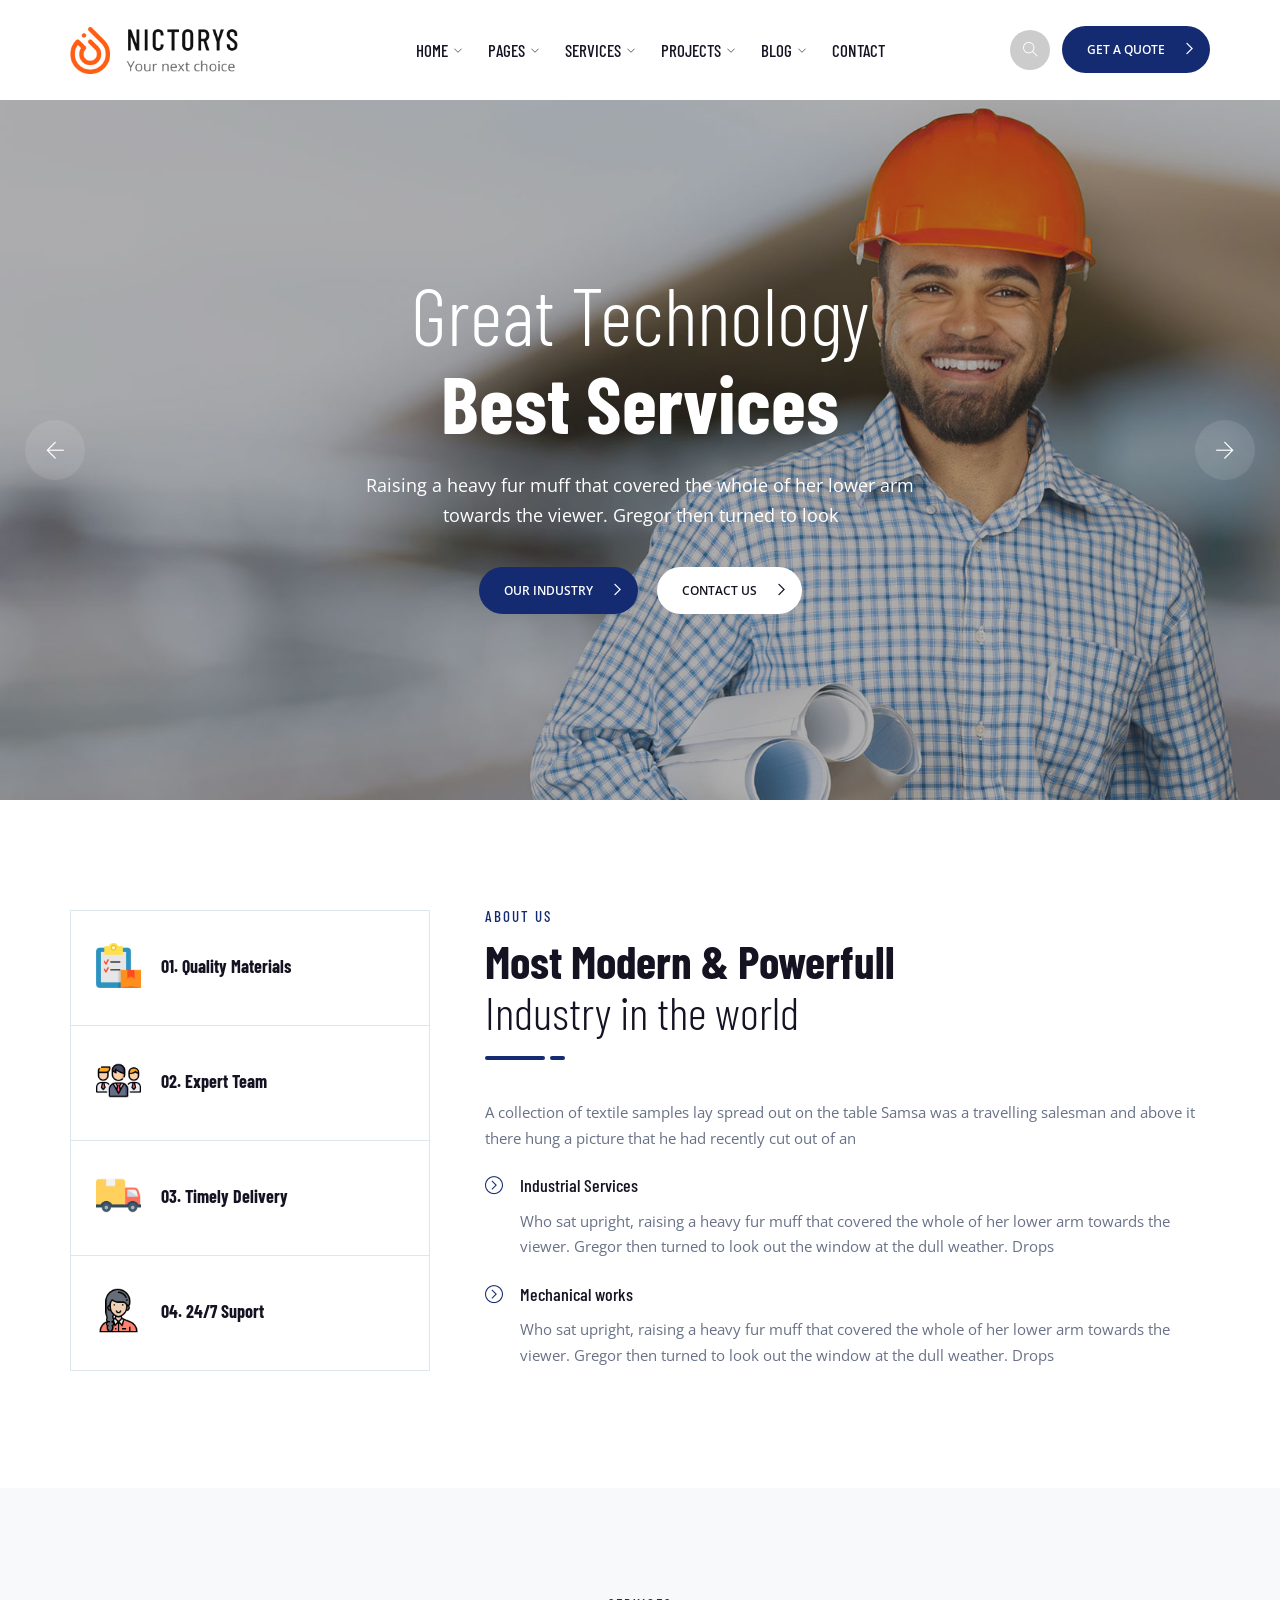
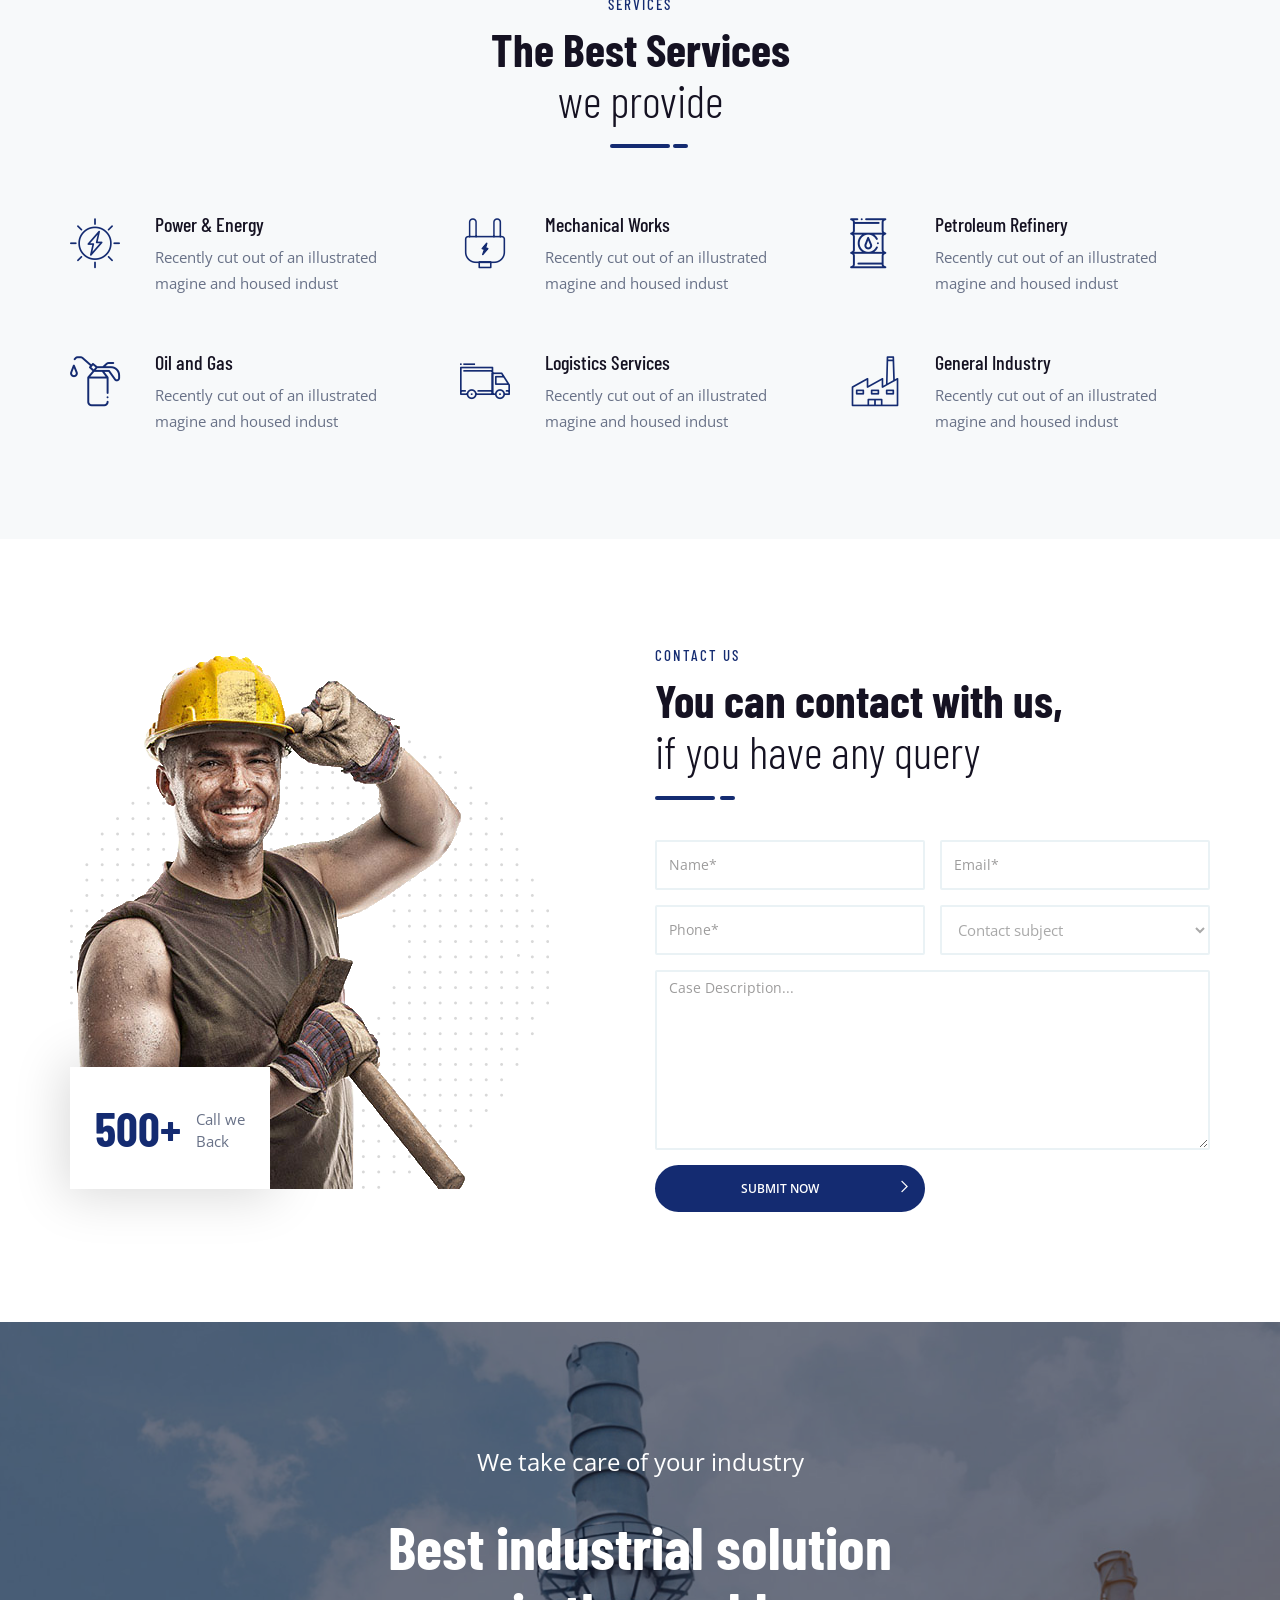
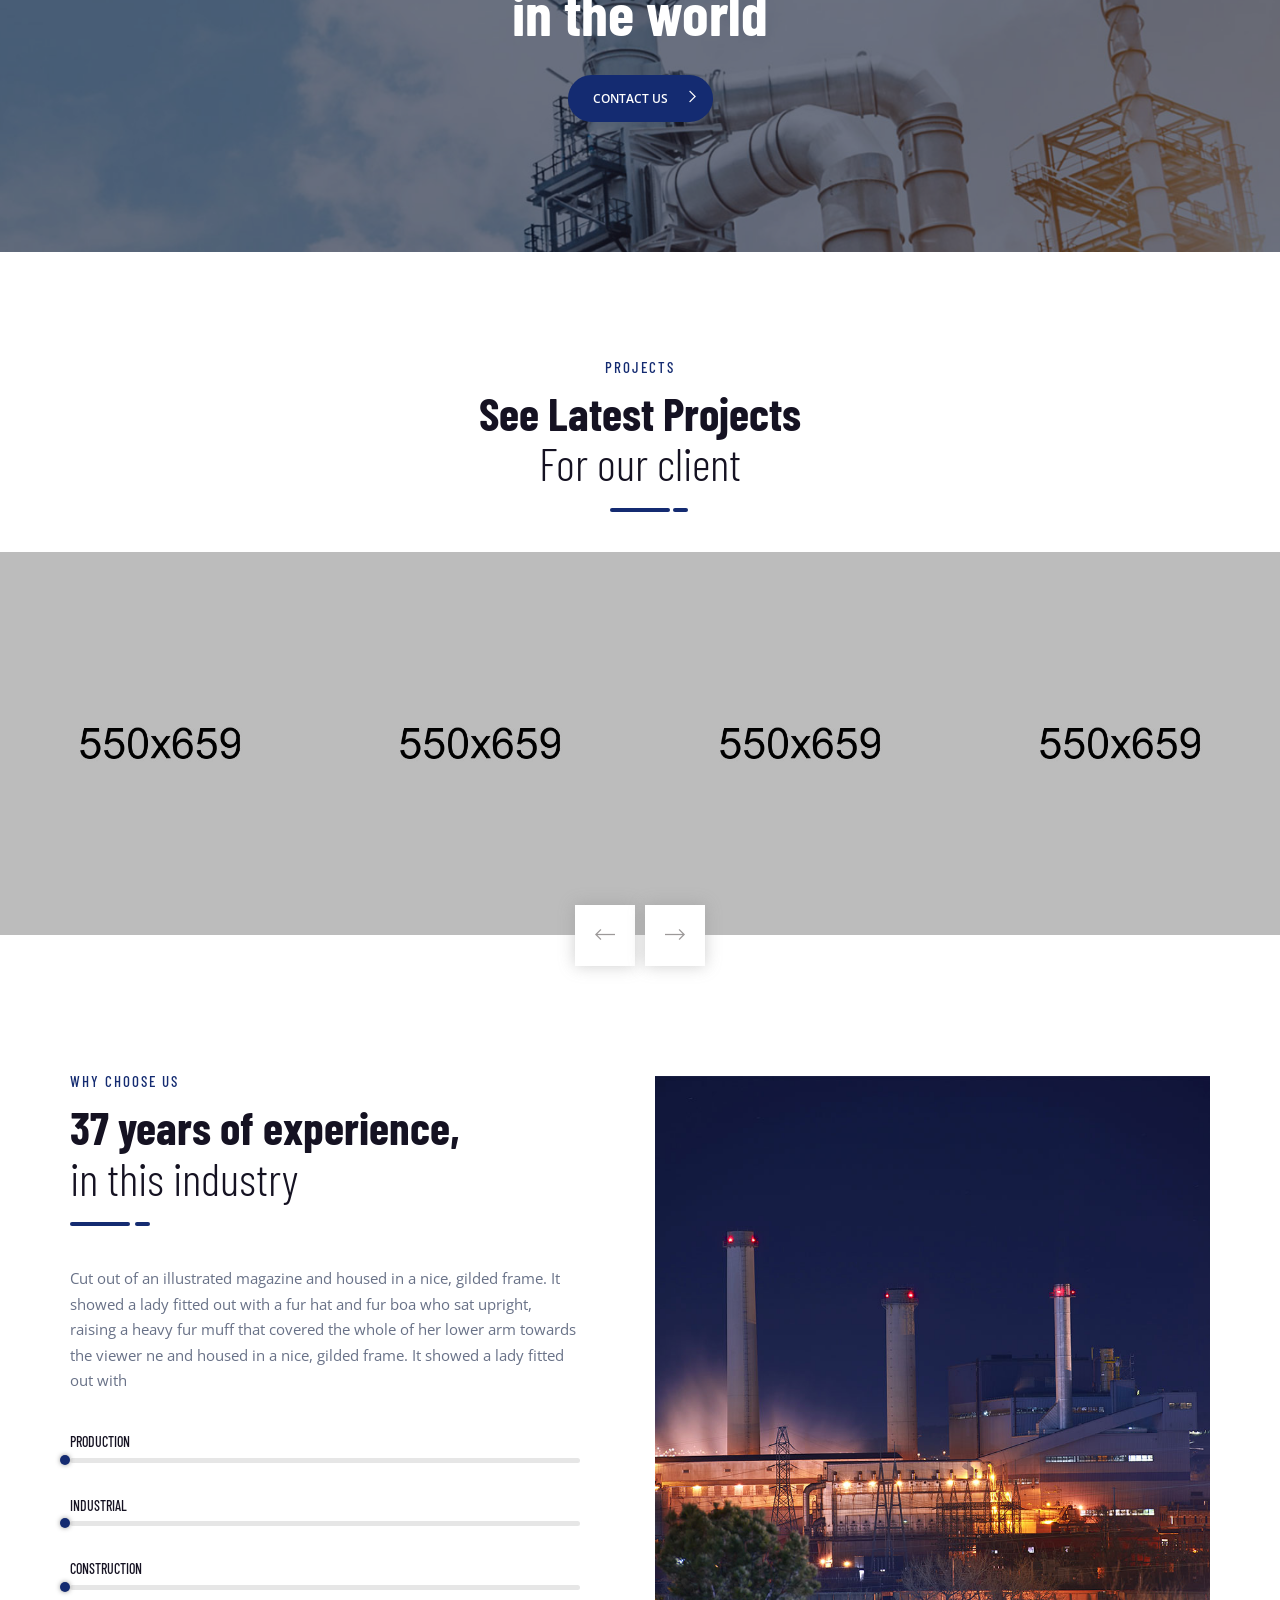
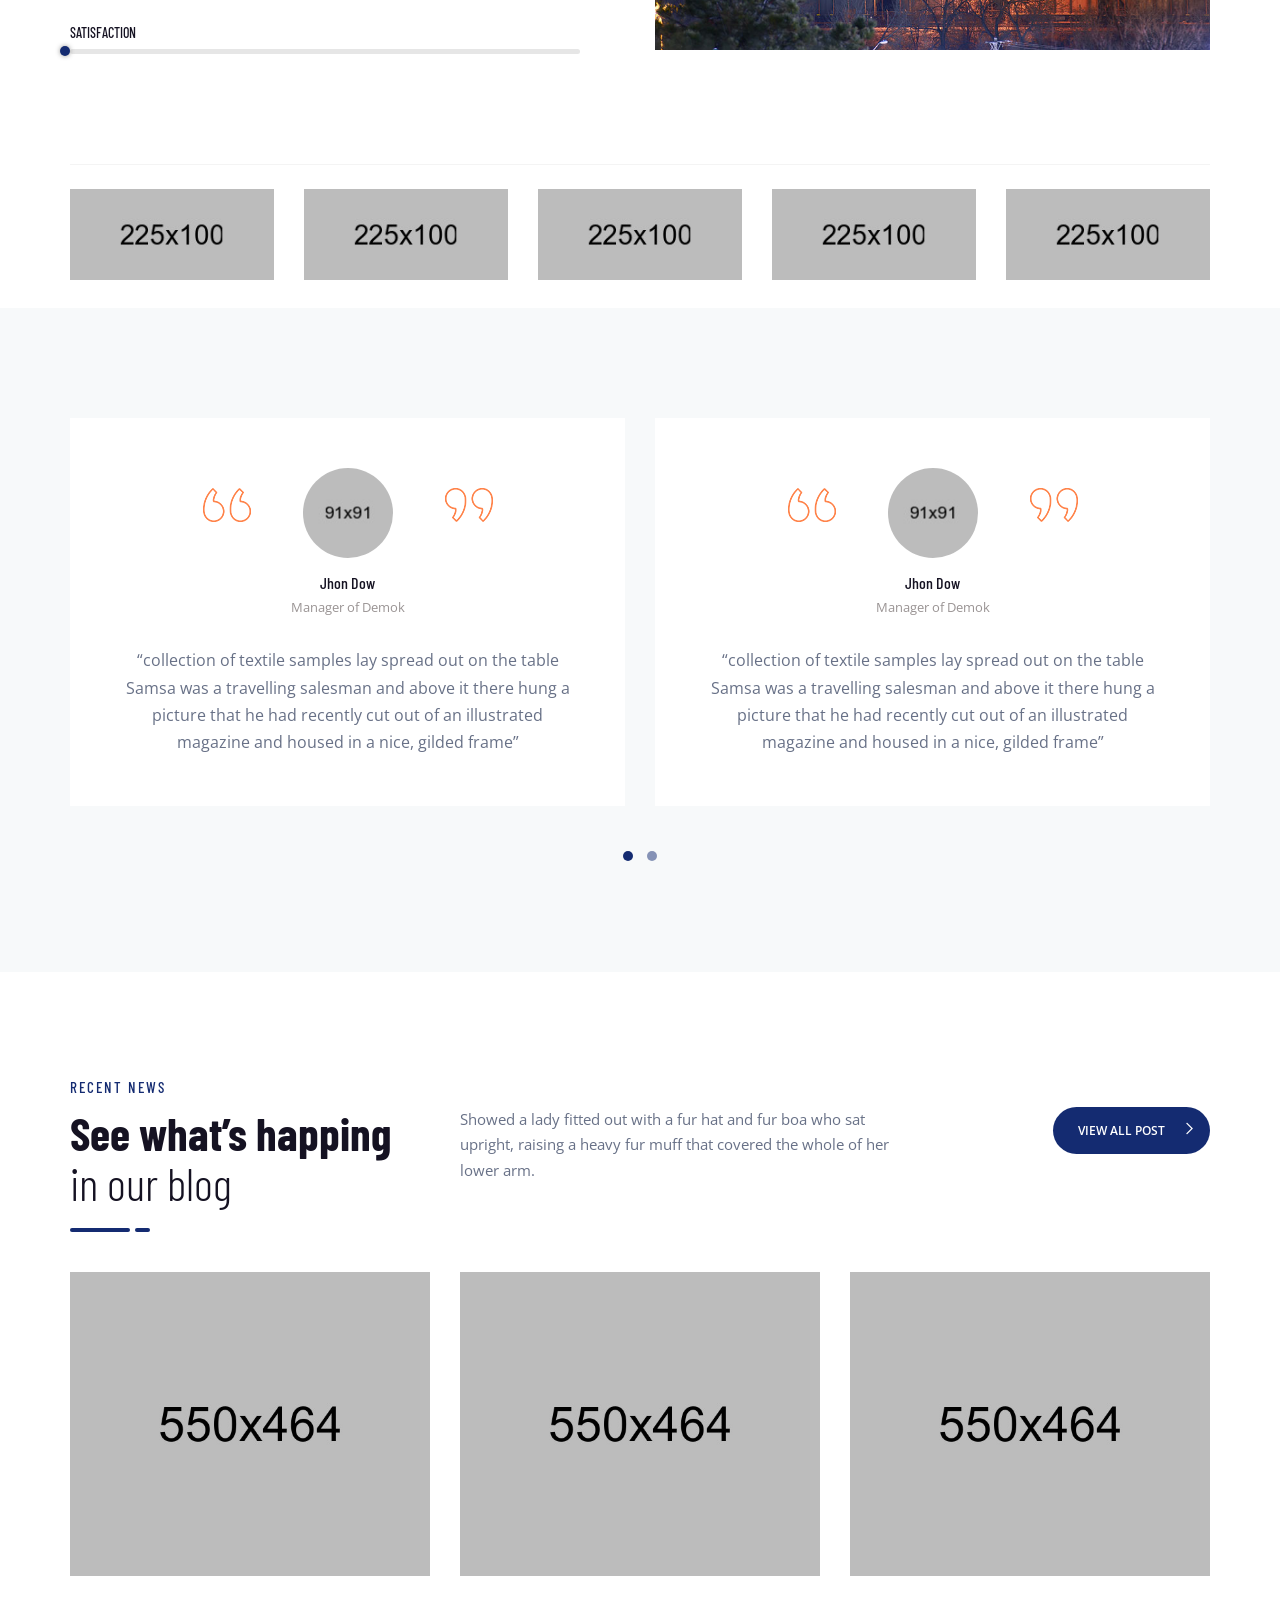
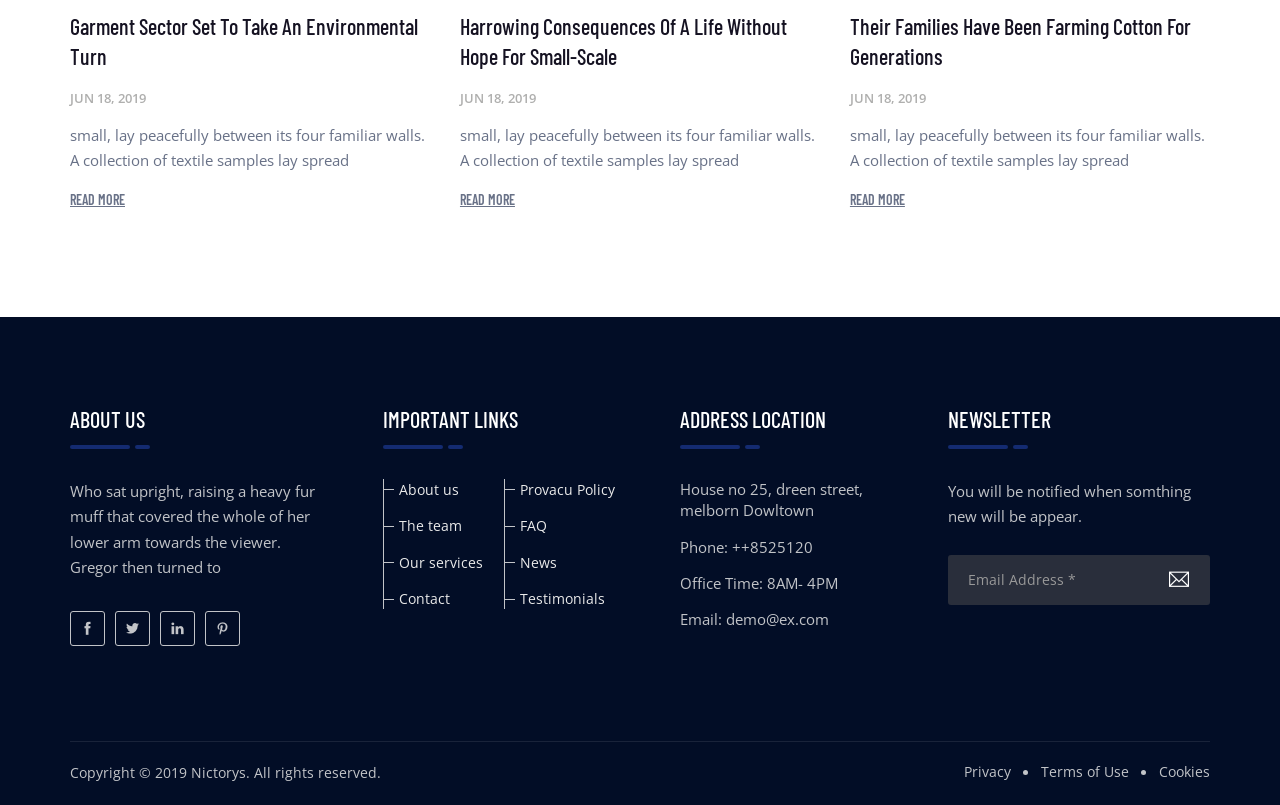
<file: index-3.html>
<!DOCTYPE html>
<html lang="en">
<head>
    <meta charset="utf-8">
    <meta http-equiv="X-UA-Compatible" content="IE=edge">
    <meta name="viewport" content="width=device-width, initial-scale=1">
    <meta name="author" content="irstheme">

    <title> Nictorys - Factory & Industrial HTML Template </title>
    
    <link href="assets/css/themify-icons.css" rel="stylesheet">
    <link href="assets/css/flaticon.css" rel="stylesheet">
    <link href="assets/css/bootstrap.min.css" rel="stylesheet">
    <link href="assets/css/animate.css" rel="stylesheet">
    <link href="assets/css/owl.carousel.css" rel="stylesheet">
    <link href="assets/css/owl.theme.css" rel="stylesheet">
    <link href="assets/css/slick.css" rel="stylesheet">
    <link href="assets/css/slick-theme.css" rel="stylesheet">
    <link href="assets/css/swiper.min.css" rel="stylesheet">
    <link href="assets/css/owl.transitions.css" rel="stylesheet">
    <link href="assets/css/jquery.fancybox.css" rel="stylesheet">
    <link href="assets/css/style.css" rel="stylesheet">

    <!-- HTML5 shim and Respond.js for IE8 support of HTML5 elements and media queries -->
    <!--[if lt IE 9]>
    <script src="https://oss.maxcdn.com/html5shiv/3.7.3/html5shiv.min.js"></script>
    <script src="https://oss.maxcdn.com/respond/1.4.2/respond.min.js"></script>
    <![endif]-->

</head>

<body>

    <!-- start page-wrapper -->
    <div class="page-wrapper">

        <!-- start preloader -->
        <div class="preloader">
            <div class="lds-ellipsis">
                <div></div>
                <div></div>
                <div></div>
                <div></div>
            </div>
        </div>
        <!-- end preloader -->

        <!-- Start header -->
        <header id="header" class="site-header header-style-2">
            <nav class="navigation navbar navbar-default">
                <div class="container">
                    <div class="navbar-header">
                        <button type="button" class="open-btn">
                            <span class="sr-only">Toggle navigation</span>
                            <span class="icon-bar"></span>
                            <span class="icon-bar"></span>
                            <span class="icon-bar"></span>
                        </button>
                        <a class="navbar-brand" href="index.html"><img src="assets/images/logo-2.png" alt></a>
                    </div>
                    <div id="navbar" class="navbar-collapse collapse navbar-right navigation-holder">
                        <button class="close-navbar"><i class="ti-close"></i></button>
                        <ul class="nav navbar-nav">
                            <li class="menu-item-has-children">
                                <a href="#">Home</a>
                                <ul class="sub-menu">
                                    <li><a href="index.html">Home default</a></li>
                                    <li><a href="index-2.html">Home style 2</a></li>
                                    <li><a href="index-3.html">Home style 3</a></li>
                                    <li class="menu-item-has-children">
                                        <a href="#Level3">Third level</a>
                                        <ul class="sub-menu">
                                            <li><a href="#">Level3</a></li>
                                            <li><a href="#">Level3</a></li>
                                            <li><a href="#">Level3</a></li>
                                        </ul>
                                    </li>
                                </ul>
                            </li>
                            <li class="menu-item-has-children">
                                <a href="#">Pages</a>
                                <ul class="sub-menu">
                                    <li><a href="about.html">About</a></li>
                                    <li><a href="testimonials.html">Testimonials</a></li>
                                    <li><a href="team.html">Team</a></li>
                                    <li><a href="faq.html">FAQ</a></li>
                                    <li><a href="404.html">404</a></li>
                                    <li><a href="contact.html">Contact</a></li>
                                </ul>
                            </li>
                            <li class="menu-item-has-children">
                                <a href="#">Services</a>
                                <ul class="sub-menu">
                                    <li><a href="services.html">Services</a></li>
                                    <li><a href="services-s2.html">Services style 2</a></li>
                                    <li><a href="service-single.html">Power & energy</a></li>
                                    <li><a href="mechanical-works.html">Mechanical Works</a></li>
                                    <li><a href="petroleum-refinery.html">Petroleum Refinery</a></li>
                                    <li><a href="oil-gas-industry.html">Oil & Gas Industry</a></li>
                                    <li><a href="logistics-services.html">Logistics Services</a></li>
                                    <li><a href="general-insustry.html">General Insustry</a></li>
                                </ul>
                            </li>
                            <li class="menu-item-has-children">
                                <a href="#">Projects</a>
                                <ul class="sub-menu">
                                    <li><a href="projects.html">Projects</a></li>
                                    <li><a href="projects-s2.html">Projects style 2</a></li>
                                    <li><a href="portfolio-single.html">Project single</a></li>
                                </ul>
                            </li>
                            <li class="menu-item-has-children">
                                <a href="#">Blog</a>
                                <ul class="sub-menu">
                                    <li><a href="blog.html">Blog default</a></li>
                                    <li><a href="blog-left-sidebar.html">Blog left sidebar</a></li>
                                    <li><a href="blog-full-width.html">Blog full width</a></li>
                                    <li class="menu-item-has-children">
                                        <a href="#Level3">Blog single</a>
                                        <ul class="sub-menu">
                                            <li><a href="blog-single.html">Blog single</a></li>
                                            <li><a href="blog-single-left-sidebar.html">Blog single left sidebar</a></li>
                                            <li><a href="blog-single-full-width.html">Blog single full width</a></li>
                                        </ul>
                                    </li>
                                </ul>
                            </li>
                            <li><a href="contact.html">Contact</a></li>
                        </ul>
                    </div><!-- end of nav-collapse -->

                    <div class="search-contact">
                        <div class="header-search-form-wrapper">
                            <button class="search-toggle-btn"><i class="ti-search"></i></button>
                            <div class="header-search-form">
                                <form>
                                    <div>
                                        <input type="text" class="form-control" placeholder="Search here...">
                                        <button type="submit"><i class="ti-search"></i></button>
                                    </div>
                                </form>
                            </div>
                        </div>
                        <div class="contact-btn">
                            <a href="#" class="theme-btn">Get a quote</a>
                        </div>
                    </div>
                </div><!-- end of container -->
            </nav>
        </header>
        <!-- end of header -->


        <!-- start of hero -->
        <section class="hero-slider hero-style-3">
            <div class="swiper-container">
                <div class="swiper-wrapper">
                    <div class="swiper-slide">
                        <div class="slide-inner slide-bg-image" data-background="assets/images/slider/slide-1.jpg">
                            <div class="container">
                                <div data-swiper-parallax="300" class="slide-title">
                                    <h2><span>Great Technology</span> Best Services</h2>
                                </div>
                                <div data-swiper-parallax="400" class="slide-text">
                                    <p>Raising a heavy fur muff that covered the whole of her lower arm towards the viewer. Gregor then turned to look</p>
                                </div>
                                <div class="clearfix"></div>
                                <div data-swiper-parallax="500" class="slide-btns">
                                    <a href="#" class="theme-btn">Our industry</a> 
                                    <a href="#" class="theme-btn-s2">Contact us</a> 
                                </div>
                            </div>
                        </div> <!-- end slide-inner --> 
                    </div> <!-- end swiper-slide -->

                    <div class="swiper-slide">
                        <div class="slide-inner slide-bg-image" data-background="assets/images/slider/slide-2.jpg">
                            <div class="container">
                                <div data-swiper-parallax="300" class="slide-title">
                                    <h2><span>We Provide Best</span> Industrial Services</h2>
                                </div>
                                <div data-swiper-parallax="400" class="slide-text">
                                    <p>Raising a heavy fur muff that covered the whole of her lower arm towards the viewer. Gregor then turned to look</p>
                                </div>
                                <div class="clearfix"></div>
                                <div data-swiper-parallax="500" class="slide-btns">
                                    <a href="#" class="theme-btn">Our industry</a> 
                                    <a href="#" class="theme-btn-s2">Contact us</a> 
                                </div>
                            </div>
                        </div> <!-- end slide-inner --> 
                    </div> <!-- end swiper-slide -->

                    <div class="swiper-slide">
                        <div class="slide-inner slide-bg-image" data-background="assets/images/slider/slide-3.jpg">
                            <div class="container">
                                <div data-swiper-parallax="300" class="slide-title">
                                    <h2><span>Great Technology</span> Best Services</h2>
                                </div>
                                <div data-swiper-parallax="400" class="slide-text">
                                    <p>Raising a heavy fur muff that covered the whole of her lower arm towards the viewer. Gregor then turned to look</p>
                                </div>
                                <div class="clearfix"></div>
                                <div data-swiper-parallax="500" class="slide-btns">
                                    <a href="#" class="theme-btn">Our industry</a> 
                                    <a href="#" class="theme-btn-s2">Contact us</a> 
                                </div>
                            </div>
                        </div> <!-- end slide-inner --> 
                    </div><!-- end swiper-slide --> 
                </div>
                <!-- end swiper-wrapper -->

                <!-- swipper controls -->
                <div class="swiper-pagination"></div>
                <div class="swiper-button-next"></div>
                <div class="swiper-button-prev"></div>
            </div>
        </section>
        <!-- end of hero slider -->

        
        <!-- start about-us-section-s3 -->
        <section class="about-us-section-s3 section-padding">
            <div class="container">
                <div class="row">
                    <div class="col col-md-4">
                        <div class="feature-grids clearfix">
                            <div class="grid">
                                <div class="img-holder">
                                    <img src="assets/images/features/01.png" alt>
                                </div>
                                <h3>01. Quality Materials</h3>
                            </div>
                            <div class="grid">
                                <div class="img-holder">
                                    <img src="assets/images/features/02.png" alt>
                                </div>
                                <h3>02. Expert Team</h3>
                            </div>
                            <div class="grid">
                                <div class="img-holder">
                                    <img src="assets/images/features/03.png" alt>
                                </div>
                                <h3>03. Timely Delivery</h3>
                            </div>
                            <div class="grid">
                                <div class="img-holder">
                                    <img src="assets/images/features/04.png" alt>
                                </div>
                                <h3>04. 24/7 Suport</h3>
                            </div>
                        </div>
                    </div>
                    <div class="col col-md-8">
                        <div class="about-area">
                            <div class="section-title">
                                <span>About us</span>
                                <h2>Most Modern &amp; Powerfull <span>Industry in the world</span></h2>
                            </div>
                            <div class="details">
                                <p>A collection of textile samples lay spread out on the table Samsa was a travelling salesman  and above it there hung a picture that he had recently cut out of an </p>
                                <div>
                                    <h4><i class="ti-arrow-circle-right"></i>Industrial Services</h4>
                                    <p>Who sat upright, raising a heavy fur muff that covered the whole of her lower arm towards the viewer. Gregor then turned to look out the window at the dull weather. Drops</p>
                                </div>
                                <div>
                                    <h4><i class="ti-arrow-circle-right"></i>Mechanical works</h4>
                                    <p>Who sat upright, raising a heavy fur muff that covered the whole of her lower arm towards the viewer. Gregor then turned to look out the window at the dull weather. Drops</p>
                                </div>
                            </div>

                        </div>
                    </div>
                </div>
            </div> <!-- end container -->
        </section>
        <!-- end about-us-section-s3 -->


        <!-- start services-section-s3 -->
        <section class="services-section-s3 section-padding">
            <div class="container">
                <div class="row">
                    <div class="col col-lg-4 col-lg-offset-4 col-sm-6 col-sm-offset-3">
                        <div class="section-title-s4">
                            <span>Services</span>
                            <h2>The Best Services <span>we provide</span></h2>
                        </div>                        
                    </div>
                </div>
                <div class="row">
                    <div class="col col-xs-12">
                        <div class="service-grids clearfix">
                            <div class="grid">
                                <div class="details">
                                    <i class="fi flaticon-solar-energy"></i>
                                    <h3><a href="#">Power & Energy</a></h3>
                                    <p>Recently cut out of an illustrated magine and housed indust</p>
                                </div>
                            </div>
                            <div class="grid">
                                <div class="details">
                                    <i class="fi flaticon-plug"></i>
                                    <h3><a href="#">Mechanical Works</a></h3>
                                    <p>Recently cut out of an illustrated magine and housed indust</p>
                                </div>
                            </div>
                            <div class="grid">
                                <div class="details">
                                    <i class="fi flaticon-oil-barrel"></i>
                                    <h3><a href="#">Petroleum Refinery</a></h3>
                                    <p>Recently cut out of an illustrated magine and housed indust</p>
                                </div>
                            </div>
                            <div class="grid">
                                <div class="details">
                                    <i class="fi flaticon-oil-1"></i>
                                    <h3><a href="#">Oil and Gas</a></h3>
                                    <p>Recently cut out of an illustrated magine and housed indust</p>
                                </div>
                            </div>
                            <div class="grid">
                                <div class="details">
                                    <i class="fi flaticon-truck"></i>
                                    <h3><a href="#">Logistics Services</a></h3>
                                    <p>Recently cut out of an illustrated magine and housed indust</p>
                                </div>
                            </div>
                            <div class="grid">
                                <div class="details">
                                    <i class="fi flaticon-factory"></i>
                                    <h3><a href="#">General Industry</a></h3>
                                    <p>Recently cut out of an illustrated magine and housed indust</p>
                                </div>
                            </div>
                        </div>
                    </div>
                </div>
            </div> <!-- end container -->
        </section>
        <!-- end services-section-s3 -->


        <!-- start contact-section -->
        <section class="contact-section section-padding">
            <div class="container">
                <div class="row">
                    <div class="col col-md-6">
                        <div class="left-col">
                            <div class="img-holder">
                                <img src="assets/images/contact-man.png" alt>
                                <div class="call-back">
                                    <h3>500+</h3><span>Call we <br>Back</span>
                                </div>
                            </div>
                        </div>
                    </div>
                    <div class="col col-md-6">
                        <div class="contact-form">
                            <div class="section-title">
                                <span>Contact us</span>
                                <h2>You can contact with us, <span>if you have any query</span></h2>
                            </div>
                            <form method="post" class="contact-validation-active" id="contact-form-main">
                                <div>
                                    <input type="text" class="form-control" name="name" id="name" placeholder="Name*">
                                </div>
                                <div>
                                    <input type="email" class="form-control" name="email" id="email" placeholder="Email*">
                                </div>
                                <div>
                                    <input type="text" class="form-control" name="phone" id="phone" placeholder="Phone*">
                                </div>
                                <div>
                                    <select name="subject" class="form-control">
                                        <option disabled="disabled" selected>Contact subject</option>
                                        <option>Subject 1</option>
                                        <option>Subject 2</option>
                                        <option>Subject 3</option>
                                    </select>
                                </div>
                                <div class="fullwidth">
                                    <textarea class="form-control" name="note"  id="note" placeholder="Case Description..."></textarea>
                                </div>
                                <div class="submit-area">
                                    <button type="submit" class="submit-btn">Submit Now</button>
                                    <div id="loader">
                                        <i class="ti-reload"></i>
                                    </div>
                                </div>
                                <div class="clearfix error-handling-messages">
                                    <div id="success">Thank you</div>
                                    <div id="error"> Error occurred while sending email. Please try again later. </div>
                                </div>
                            </form>
                        </div>                            
                    </div>
                </div>
            </div> <!-- end container -->
        </section>
        <!-- end contact-section -->


        <!-- start cta-section-s2 -->
        <section class="cta-section-s2">
            <div class="container">
                <div class="row">
                    <div class="col col-lg-6 col-lg-offset-3 col-sm-8 col-sm-offset-2">
                        <div class="cta-details">
                            <p>We take care of your industry</p>
                            <h2>Best industrial solution in the world</h2>
                            <a href="#" class="theme-btn">Contact us</a>
                        </div>
                    </div>
                </div>
            </div> <!-- end container -->
        </section>
        <!-- end cta-section-s2 -->


        <!-- start latest-projects-section-s2 -->
        <section class="latest-projects-section-s2 section-padding">
            <div class="container">
                <div class="row">
                    <div class="col col-lg-4 col-lg-offset-4 col-sm-6 col-sm-offset-3">
                        <div class="section-title-s4">
                            <span>Projects</span>
                            <h2>See Latest Projects <span>For our client</span></h2>
                        </div>                        
                    </div>
                </div>
            </div>

            <div class="content-area">
                <div class="team-grids projects-slider">
                    <div class="grid">
                        <div class="inner">
                            <div class="img-holder">
                                <img src="assets/images/latest-projects/img-1.jpg" alt>
                            </div>
                            <div class="details">
                                <div class="arrow"><a href="#"><i class="fi flaticon-next"></i></a></div>
                                <div class="info">
                                    <h3><a href="#">Asian Industrial Project</a></h3>
                                    <p class="cat">Industry, Corporate</p>
                                </div>
                            </div>
                        </div>
                    </div>
                    <div class="grid">
                        <div class="inner">
                            <div class="img-holder">
                                <img src="assets/images/latest-projects/img-2.jpg" alt>
                            </div>
                            <div class="details">
                                <div class="arrow"><a href="#"><i class="fi flaticon-next"></i></a></div>
                                <div class="info">
                                    <h3><a href="#">Asian Industrial Project</a></h3>
                                    <p class="cat">Industry, Corporate</p>
                                </div>
                            </div>
                        </div>
                    </div>
                    <div class="grid">
                        <div class="inner">
                            <div class="img-holder">
                                <img src="assets/images/latest-projects/img-3.jpg" alt>
                            </div>
                            <div class="details">
                                <div class="arrow"><a href="#"><i class="fi flaticon-next"></i></a></div>
                                <div class="info">
                                    <h3><a href="#">Asian Industrial Project</a></h3>
                                    <p class="cat">Industry, Corporate</p>
                                </div>
                            </div>
                        </div>
                    </div>
                    <div class="grid">
                        <div class="inner">
                            <div class="img-holder">
                                <img src="assets/images/latest-projects/img-4.jpg" alt>
                            </div>
                            <div class="details">
                                <div class="arrow"><a href="#"><i class="fi flaticon-next"></i></a></div>
                                <div class="info">
                                    <h3><a href="#">Asian Industrial Project</a></h3>
                                    <p class="cat">Industry, Corporate</p>
                                </div>
                            </div>
                        </div>
                    </div>
                    <div class="grid">
                        <div class="inner">
                            <div class="img-holder">
                                <img src="assets/images/latest-projects/img-5.jpg" alt>
                            </div>
                            <div class="details">
                                <div class="arrow"><a href="#"><i class="fi flaticon-next"></i></a></div>
                                <div class="info">
                                    <h3><a href="#">Asian Industrial Project</a></h3>
                                    <p class="cat">Industry, Corporate</p>
                                </div>
                            </div>
                        </div>
                    </div>
                    <div class="grid">
                        <div class="inner">
                            <div class="img-holder">
                                <img src="assets/images/latest-projects/img-6.jpg" alt>
                            </div>
                            <div class="details">
                                <div class="arrow"><a href="#"><i class="fi flaticon-next"></i></a></div>
                                <div class="info">
                                    <h3><a href="#">Asian Industrial Project</a></h3>
                                    <p class="cat">Industry, Corporate</p>
                                </div>
                            </div>
                        </div>
                    </div>
                </div>
            </div>
        </section>
        <!-- end latest-projects-section-s2 -->


        <!-- start why-choose-us-section -->
        <section class="why-choose-us-section section-padding p-t-0">
            <div class="container">
                <div class="row">
                    <div class="col col-md-6">
                        <div class="inner-area">
                            <div class="section-title">
                                <span>Why Choose us</span>
                                <h2>37 years of experience, <span>in this industry</span></h2>
                            </div>
                            <div class="details">
                                <p>Cut out of an illustrated magazine and housed in a nice, gilded frame. It showed a lady fitted out with a fur hat and fur boa who sat upright, raising a heavy fur muff that covered the whole of her lower arm towards the viewer ne and housed in a nice, gilded frame. It showed a lady fitted out with</p>
                                <div class="skills">
                                    <div class="skill">
                                        <h6>Production</h6>
                                        <div class="progress">
                                            <div class="progress-bar" data-percent="85"></div>
                                        </div>
                                    </div>
                                    <div class="skill">
                                        <h6>Industrial</h6>
                                        <div class="progress">
                                            <div class="progress-bar" data-percent="95"></div>
                                        </div>
                                    </div>
                                    <div class="skill">
                                        <h6>Construction</h6>
                                        <div class="progress">
                                            <div class="progress-bar" data-percent="92"></div>
                                        </div>
                                    </div>
                                    <div class="skill">
                                        <h6>Satisfaction</h6>
                                        <div class="progress">
                                            <div class="progress-bar" data-percent="95"></div>
                                        </div>
                                    </div>
                                </div>                        
                            </div>                        
                        </div>
                    </div>
                    <div class="col col-md-6">
                        <div class="img-holder">
                            <img src="assets/images/skill-img.jpg" alt>
                        </div>
                    </div>
                </div>
            </div>
        </section>
        <!-- end why-choose-us-section -->

        
        <!-- start partners-section -->
        <section class="partners-section">
            <h2 class="hidden">Partners</h2>
            <div class="container">
                <div class="row">
                    <div class="col col-xs-12">
                        <div class="partner-grids partners-slider">
                            <div class="grid">
                                <img src="assets/images/partners/img-1.jpg" alt>
                            </div>
                            <div class="grid">
                                <img src="assets/images/partners/img-2.jpg" alt>
                            </div>
                            <div class="grid">
                                <img src="assets/images/partners/img-3.jpg" alt>
                            </div>
                            <div class="grid">
                                <img src="assets/images/partners/img-4.jpg" alt>
                            </div>
                            <div class="grid">
                                <img src="assets/images/partners/img-5.jpg" alt>
                            </div>
                        </div>
                    </div>
                </div>
                <div class="separator"></div>
            </div> <!-- end container -->
        </section>
        <!-- end partners-section -->


        <!-- start testimonials-section-s2 -->
        <section class="testimonials-section-s2 section-padding">
            <div class="container">
                <div class="row">
                    <div class="col col-xs-12">
                        <div class="testimonial-grids testimonials-slider-s2">
                            <div class="grid">
                                <div class="client-info">
                                    <div class="client-pic">
                                        <img src="assets/images/testimonials/img-1.jpg" alt>
                                    </div>
                                    <h4>Jhon Dow</h4>
                                    <span>Manager of Demok</span>
                                </div>
                                <div class="client-quote">
                                    <p>“collection of textile samples lay spread out on the table Samsa was a travelling salesman and above it there hung a picture that he had recently cut out of an illustrated magazine and housed in a nice, gilded frame”</p>
                                </div>
                            </div>
                            <div class="grid">
                                <div class="client-info">
                                    <div class="client-pic">
                                        <img src="assets/images/testimonials/img-2.jpg" alt>
                                    </div>
                                    <h4>Jhon Dow</h4>
                                    <span>Manager of Demok</span>
                                </div>
                                <div class="client-quote">
                                    <p>“collection of textile samples lay spread out on the table Samsa was a travelling salesman and above it there hung a picture that he had recently cut out of an illustrated magazine and housed in a nice, gilded frame”</p>
                                </div>
                            </div>
                            <div class="grid">
                                <div class="client-info">
                                    <div class="client-pic">
                                        <img src="assets/images/testimonials/img-1.jpg" alt>
                                    </div>
                                    <h4>Jhon Dow</h4>
                                    <span>Manager of Demok</span>
                                </div>
                                <div class="client-quote">
                                    <p>“collection of textile samples lay spread out on the table Samsa was a travelling salesman and above it there hung a picture that he had recently cut out of an illustrated magazine and housed in a nice, gilded frame”</p>
                                </div>
                            </div>
                        </div>
                    </div>
                </div>
            </div> <!-- end container -->
        </section>
        <!-- end testimonials-section-s2 -->


        <!-- start blog-section -->
        <section class="blog-section section-padding">
            <div class="container">
                <div class="row">
                    <div class="col col-md-4">
                        <div class="section-title">
                            <span>Recent news</span>
                            <h2>See what’s happing <span>in our blog</span></h2>
                        </div>
                    </div>
                    <div class="col col-md-5">
                        <div class="title-text">
                            <p>Showed a lady fitted out with a fur hat and fur boa who sat upright, raising a heavy fur muff that covered the whole of her lower arm.</p>
                        </div>
                    </div>
                    <div class="col col-md-3">
                        <div class="view-all">
                            <a href="#" class="theme-btn">View all post</a>
                        </div>
                    </div>
                </div>
                <div class="row">
                    <div class="col col-xs-12">
                        <div class="blog-grids">
                            <div class="grid">
                                <div class="entry-media">
                                    <img src="assets/images/blog/img-1.jpg" alt>
                                </div>
                                <div class="details">
                                    <h3><a href="#">Garment sector set to take an environmental turn</a></h3>
                                    <p class="date">Jun 18, 2019</p>
                                    <p>small, lay peacefully between its four familiar walls. A collection of textile samples lay spread</p>
                                    <a href="#" class="more">Read more</a>
                                </div>
                            </div>
                            <div class="grid">
                                <div class="entry-media">
                                    <img src="assets/images/blog/img-2.jpg" alt>
                                </div>
                                <div class="details">
                                    <h3><a href="#">Harrowing consequences of a life without hope for small-scale</a></h3>
                                    <p class="date">Jun 18, 2019</p>
                                    <p>small, lay peacefully between its four familiar walls. A collection of textile samples lay spread</p>
                                    <a href="#" class="more">Read more</a>
                                </div>
                            </div>
                            <div class="grid">
                                <div class="entry-media">
                                    <img src="assets/images/blog/img-3.jpg" alt>
                                </div>
                                <div class="details">
                                    <h3><a href="#">Their families have been farming cotton for generations</a></h3>
                                    <p class="date">Jun 18, 2019</p>
                                    <p>small, lay peacefully between its four familiar walls. A collection of textile samples lay spread</p>
                                    <a href="#" class="more">Read more</a>
                                </div>
                            </div>
                        </div>
                    </div>
                </div>
            </div> <!-- end container -->
        </section>
        <!-- end blog-section -->


        <!-- start site-footer -->
        <footer class="site-footer">
            <div class="upper-footer">
                <div class="container">
                    <div class="row">
                        <div class="col col-lg-3 col-md-3 col-sm-6">
                            <div class="widget about-widget">
                                <div class="logo widget-title">
                                    <h3>About us</h3>
                                </div>
                                <p>Who sat upright, raising a heavy fur muff that covered the whole of her lower arm towards the viewer. Gregor then turned to</p>
                                <div class="social">
                                    <ul>
                                        <li><a href="#"><i class="ti-facebook"></i></a></li>
                                        <li><a href="#"><i class="ti-twitter-alt"></i></a></li>
                                        <li><a href="#"><i class="ti-linkedin"></i></a></li>
                                        <li><a href="#"><i class="ti-pinterest"></i></a></li>
                                    </ul>
                                </div>
                            </div>
                        </div>
                        <div class="col col-lg-3 col-md-3 col-sm-6">
                            <div class="widget link-widget">
                                <div class="widget-title">
                                    <h3>Important Links</h3>
                                </div>
                                <ul>
                                    <li><a href="#">About us</a></li>
                                    <li><a href="#">The team</a></li>
                                    <li><a href="#">Our services</a></li>
                                    <li><a href="#">Contact</a></li>
                                </ul>
                                <ul>
                                    <li><a href="#">Provacu Policy</a></li>
                                    <li><a href="#">FAQ</a></li>
                                    <li><a href="#">News</a></li>
                                    <li><a href="#">Testimonials</a></li>
                                </ul>
                            </div>
                        </div>
                        <div class="col col-lg-3 col-md-3 col-sm-6">
                            <div class="widget contact-widget service-link-widget">
                                <div class="widget-title">
                                    <h3>Address Location</h3>
                                </div>
                                <ul>
                                    <li>House no 25, dreen street, melborn Dowltown</li>
                                    <li>Phone:  ++8525120</li>
                                    <li>Office Time: 8AM- 4PM</li>
                                    <li>Email: demo@ex.com</li>
                                </ul>
                            </div>
                        </div>
                        <div class="col col-lg-3 col-md-3 col-sm-6">
                            <div class="widget newsletter-widget">
                                <div class="widget-title">
                                    <h3>Newsletter</h3>
                                </div>
                                <p>You will be notified when somthing new will be appear.</p>
                                <form>
                                    <div class="input-1">
                                        <input type="email" class="form-control" placeholder="Email Address *" required>
                                    </div>
                                    <div class="submit clearfix">
                                        <button type="submit"><i class="ti-email"></i></button>
                                    </div>
                                </form>
                            </div>
                        </div>
                    </div>
                </div> <!-- end container -->
            </div>
            <div class="lower-footer">
                <div class="container">
                    <div class="row">
                        <div class="separator"></div>
                        <div class="col col-xs-12">
                            <p class="copyright">Copyright &copy; 2019 Nictorys. All rights reserved.</p>
                            <div class="short-links">
                                <ul>
                                    <li><a href="#">Privacy</a></li>
                                    <li><a href="#">Terms of Use</a></li>
                                    <li><a href="#">Cookies</a></li>
                                </ul>
                            </div>
                        </div>
                    </div>
                </div>
            </div>
        </footer>
        <!-- end site-footer -->

    </div>
    <!-- end of page-wrapper -->



    <!-- All JavaScript files
    ================================================== -->
    <script src="assets/js/jquery.min.js"></script>
    <script src="assets/js/bootstrap.min.js"></script>

    <!-- Plugins for this template -->
    <script src="assets/js/jquery-plugin-collection.js"></script>

    <!-- Custom script for this template -->
    <script src="assets/js/script.js"></script>
</body>
</html>
</file>
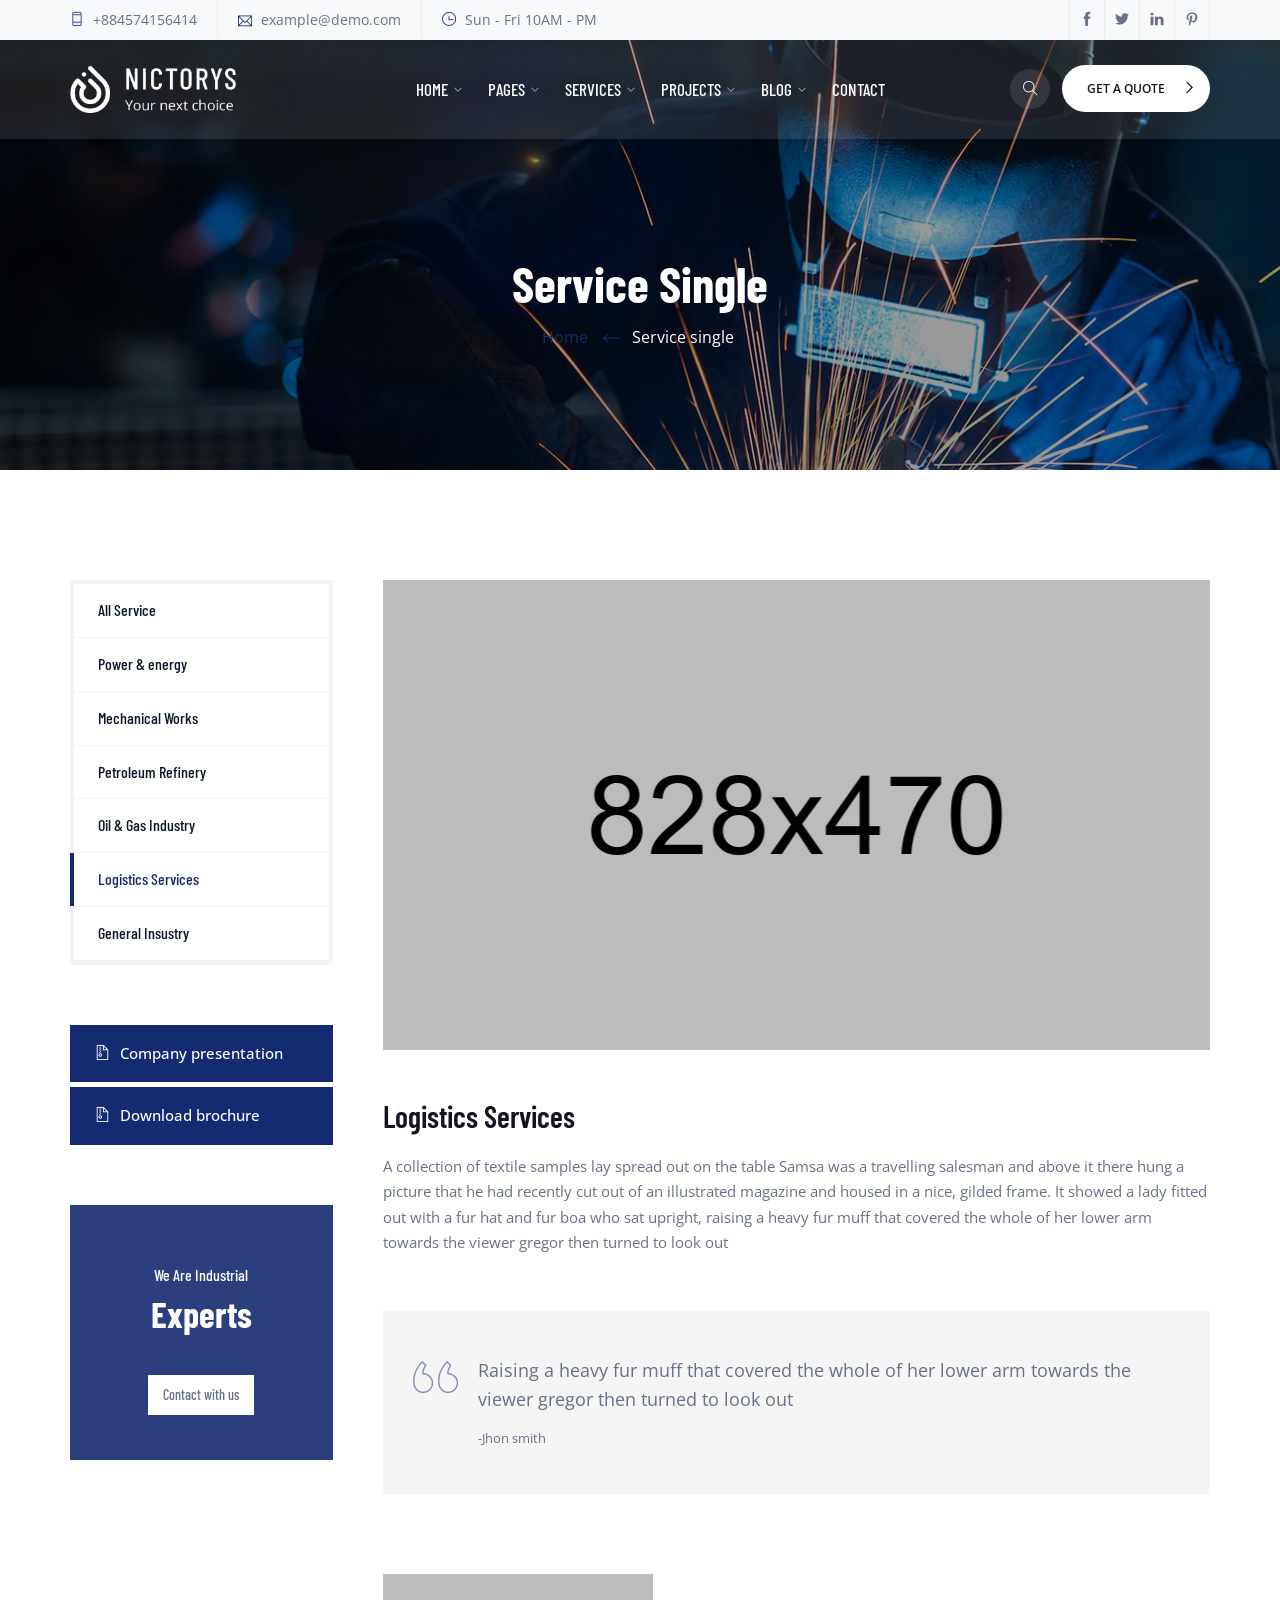
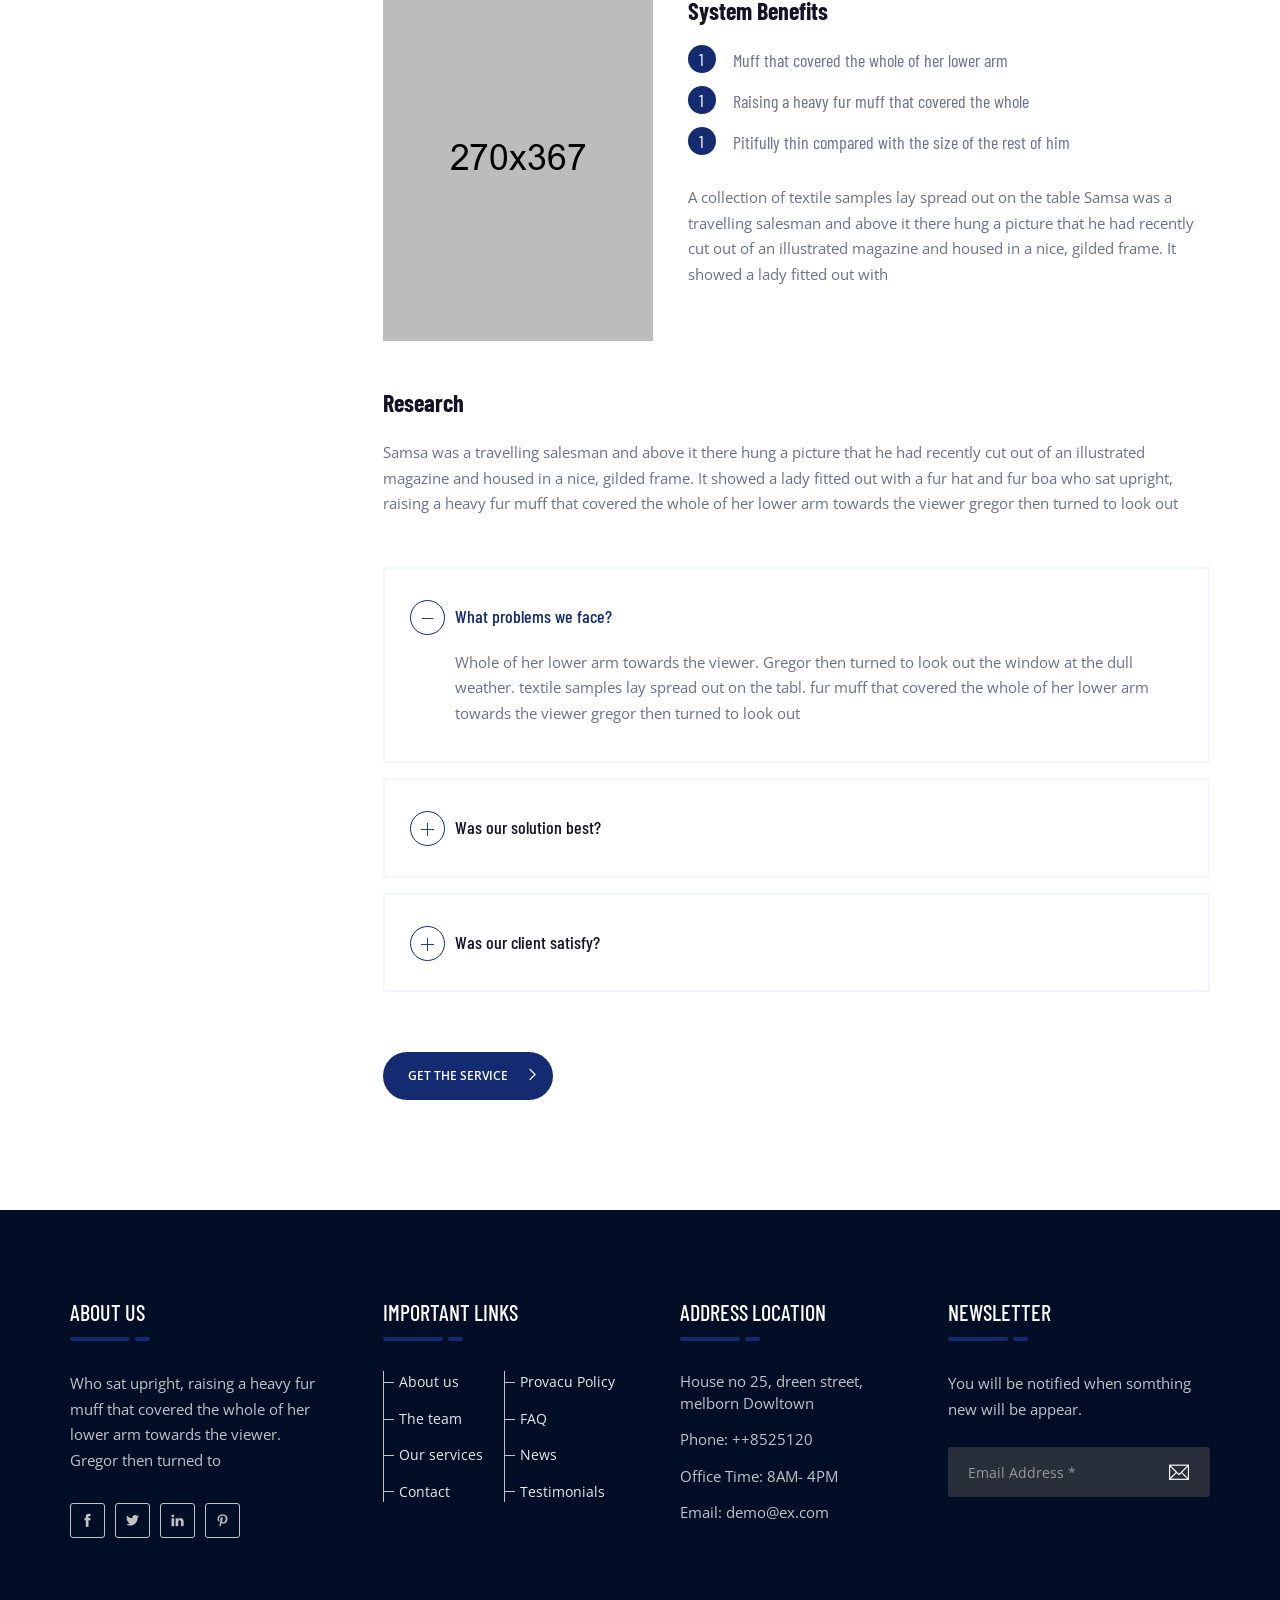
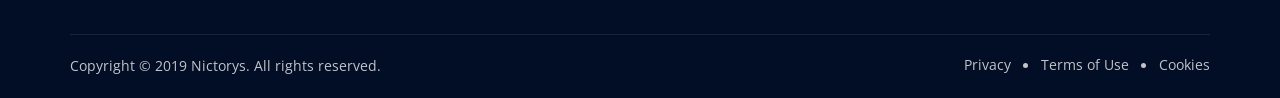
<file: logistics-services.html>
<!DOCTYPE html>
<html lang="en">
<head>
    <meta charset="utf-8">
    <meta http-equiv="X-UA-Compatible" content="IE=edge">
    <meta name="viewport" content="width=device-width, initial-scale=1">
    <meta name="author" content="irstheme">

    <title> Nictorys - Factory & Industrial HTML Template </title>
    
    <link href="assets/css/themify-icons.css" rel="stylesheet">
    <link href="assets/css/flaticon.css" rel="stylesheet">
    <link href="assets/css/bootstrap.min.css" rel="stylesheet">
    <link href="assets/css/animate.css" rel="stylesheet">
    <link href="assets/css/owl.carousel.css" rel="stylesheet">
    <link href="assets/css/owl.theme.css" rel="stylesheet">
    <link href="assets/css/slick.css" rel="stylesheet">
    <link href="assets/css/slick-theme.css" rel="stylesheet">
    <link href="assets/css/swiper.min.css" rel="stylesheet">
    <link href="assets/css/owl.transitions.css" rel="stylesheet">
    <link href="assets/css/jquery.fancybox.css" rel="stylesheet">
    <link href="assets/css/odometer-theme-default.css" rel="stylesheet">
    <link href="assets/css/style.css" rel="stylesheet">

    <!-- HTML5 shim and Respond.js for IE8 support of HTML5 elements and media queries -->
    <!--[if lt IE 9]>
    <script src="https://oss.maxcdn.com/html5shiv/3.7.3/html5shiv.min.js"></script>
    <script src="https://oss.maxcdn.com/respond/1.4.2/respond.min.js"></script>
    <![endif]-->

</head>

<body>

    <!-- start page-wrapper -->
    <div class="page-wrapper">

        <!-- start preloader -->
        <div class="preloader">
            <div class="lds-ellipsis">
                <div></div>
                <div></div>
                <div></div>
                <div></div>
            </div>
        </div>
        <!-- end preloader -->

        <!-- Start header -->
        <header id="header" class="site-header header-style-1">
            <div class="topbar">
                <div class="container">
                    <div class="row">
                        <div class="col col-md-9">
                            <div class="contact-info">
                                <ul>
                                    <li><i class="ti-mobile"></i> +884574156414</li>
                                    <li><i class="ti-email"></i> example@demo.com</li>
                                    <li><i class="ti-time"></i> Sun - Fri 10AM - PM</li>
                                </ul>
                            </div>
                        </div>
                        <div class="col col-md-3">
                            <div class="social">
                                <ul>
                                    <li><a href="#"><i class="ti-facebook"></i></a></li>
                                    <li><a href="#"><i class="ti-twitter-alt"></i></a></li>
                                    <li><a href="#"><i class="ti-linkedin"></i></a></li>
                                    <li><a href="#"><i class="ti-pinterest"></i></a></li>
                                </ul>
                            </div>
                        </div>
                    </div>
                </div>
            </div> <!-- end topbar -->
            <nav class="navigation navbar navbar-default">
                <div class="container">
                    <div class="navbar-header">
                        <button type="button" class="open-btn">
                            <span class="sr-only">Toggle navigation</span>
                            <span class="icon-bar"></span>
                            <span class="icon-bar"></span>
                            <span class="icon-bar"></span>
                        </button>
                        <a class="navbar-brand" href="index.html"><img src="assets/images/logo.png" alt></a>
                    </div>
                    <div id="navbar" class="navbar-collapse collapse navbar-right navigation-holder">
                        <button class="close-navbar"><i class="ti-close"></i></button>
                        <ul class="nav navbar-nav">
                            <li class="menu-item-has-children">
                                <a href="#">Home</a>
                                <ul class="sub-menu">
                                    <li><a href="index.html">Home default</a></li>
                                    <li><a href="index-2.html">Home style 2</a></li>
                                    <li><a href="index-3.html">Home style 3</a></li>
                                    <li class="menu-item-has-children">
                                        <a href="#Level3">Third level</a>
                                        <ul class="sub-menu">
                                            <li><a href="#">Level3</a></li>
                                            <li><a href="#">Level3</a></li>
                                            <li><a href="#">Level3</a></li>
                                        </ul>
                                    </li>
                                </ul>
                            </li>
                            <li class="menu-item-has-children">
                                <a href="#">Pages</a>
                                <ul class="sub-menu">
                                    <li><a href="about.html">About</a></li>
                                    <li><a href="testimonials.html">Testimonials</a></li>
                                    <li><a href="team.html">Team</a></li>
                                    <li><a href="faq.html">FAQ</a></li>
                                    <li><a href="404.html">404</a></li>
                                    <li><a href="contact.html">Contact</a></li>
                                </ul>
                            </li>
                            <li class="menu-item-has-children">
                                <a href="#">Services</a>
                                <ul class="sub-menu">
                                    <li><a href="services.html">Services</a></li>
                                    <li><a href="services-s2.html">Services style 2</a></li>
                                    <li><a href="service-single.html">Power & energy</a></li>
                                    <li><a href="mechanical-works.html">Mechanical Works</a></li>
                                    <li><a href="petroleum-refinery.html">Petroleum Refinery</a></li>
                                    <li><a href="oil-gas-industry.html">Oil & Gas Industry</a></li>
                                    <li><a href="logistics-services.html">Logistics Services</a></li>
                                    <li><a href="general-insustry.html">General Insustry</a></li>
                                </ul>
                            </li>
                            <li class="menu-item-has-children">
                                <a href="#">Projects</a>
                                <ul class="sub-menu">
                                    <li><a href="projects.html">Projects</a></li>
                                    <li><a href="projects-s2.html">Projects style 2</a></li>
                                    <li><a href="portfolio-single.html">Project single</a></li>
                                </ul>
                            </li>
                            <li class="menu-item-has-children">
                                <a href="#">Blog</a>
                                <ul class="sub-menu">
                                    <li><a href="blog.html">Blog default</a></li>
                                    <li><a href="blog-left-sidebar.html">Blog left sidebar</a></li>
                                    <li><a href="blog-full-width.html">Blog full width</a></li>
                                    <li class="menu-item-has-children">
                                        <a href="#Level3">Blog single</a>
                                        <ul class="sub-menu">
                                            <li><a href="blog-single.html">Blog single</a></li>
                                            <li><a href="blog-single-left-sidebar.html">Blog single left sidebar</a></li>
                                            <li><a href="blog-single-full-width.html">Blog single full width</a></li>
                                        </ul>
                                    </li>
                                </ul>
                            </li>
                            <li><a href="contact.html">Contact</a></li>
                        </ul>
                    </div><!-- end of nav-collapse -->

                    <div class="search-contact">
                        <div class="header-search-form-wrapper">
                            <button class="search-toggle-btn"><i class="ti-search"></i></button>
                            <div class="header-search-form">
                                <form>
                                    <div>
                                        <input type="text" class="form-control" placeholder="Search here...">
                                        <button type="submit"><i class="ti-search"></i></button>
                                    </div>
                                </form>
                            </div>
                        </div>
                        <div class="contact-btn">
                            <a href="#" class="theme-btn-s2">Get a quote</a>
                        </div>
                    </div>
                </div><!-- end of container -->
            </nav>
        </header>
        <!-- end of header -->


        <!-- start page-title -->
        <section class="page-title">
            <div class="container">
                <div class="row">
                    <div class="col col-xs-12">
                        <h2>Service single</h2>
                        <ol class="breadcrumb">
                            <li><a href="index.html">Home</a></li>
                            <li>Service single</li>
                        </ol>
                    </div>
                </div> <!-- end row -->
            </div> <!-- end container -->
        </section>        
        <!-- end page-title -->


        <!-- start service-single-section -->
        <section class="service-single-section section-padding">
            <div class="container">
                <div class="row">
                    <div class="col col-md-9 col-md-push-3">
                        <div class="service-single-content">
                            <div class="service-single-img-holder">
                                <img src="assets/images/service-single/img-1.jpg" alt>
                            </div>
                            <h2>Logistics Services</h2>
                            <p>A collection of textile samples lay spread out on the table Samsa was a travelling salesman and above it there hung a picture that he had recently cut out of an illustrated magazine and housed in a nice, gilded frame. It showed a lady fitted out with a fur hat and fur boa who sat upright, raising a heavy fur muff that covered the whole of her lower arm towards the viewer gregor then turned to look out</p>
                            <blockquote>
                                <p>Raising a heavy fur muff that covered the whole of her lower arm towards the viewer gregor then turned to look out</p>
                                <span>-Jhon smith</span>
                            </blockquote>
                            <div class="benefit clearfix">
                                <div class="img-holder">
                                    <img src="assets/images/service-single/benefit-pic.jpg" alt="">
                                </div>
                                <div class="details">
                                    <h3>System Benefits</h3>
                                    <ul>
                                        <li><span>1</span> Muff that covered the whole of her lower arm</li>
                                        <li><span>1</span> Raising a heavy fur muff that covered the whole </li>
                                        <li><span>1</span> Pitifully thin compared with the size of the rest of him</li>
                                    </ul>
                                    <p>A collection of textile samples lay spread out on the table Samsa was a travelling salesman and above it there hung a picture that he had recently cut out of an illustrated magazine and housed in a nice, gilded frame. It showed a lady fitted out with</p>
                                </div>
                            </div>
                            <div class="research">
                                <h3>Research</h3>
                                <p>Samsa was a travelling salesman and above it there hung a picture that he had recently cut out of an illustrated magazine and housed in a nice, gilded frame. It showed a lady fitted out with a fur hat and fur boa who sat upright, raising a heavy fur muff that covered the whole of her lower arm towards the viewer gregor then turned to look out</p>
                            </div>
                            <div class="problem-solution-section">
                                <div class="panel-group theme-accordion-s2" id="accordion">
                                    <div class="panel panel-default active-bg-color">
                                        <div class="panel-heading">
                                            <a data-toggle="collapse" data-parent="#accordion" href="#collapse-1" aria-expanded="true">What problems we face?</a>
                                        </div>
                                        <div id="collapse-1" class="panel-collapse collapse in">
                                            <div class="panel-body">
                                                <p>Whole of her lower arm towards the viewer. Gregor then turned to look out the window at the dull weather. textile samples lay spread out on the tabl. fur muff that covered the whole of her lower arm towards the viewer gregor then turned to look out</p>
                                            </div>
                                        </div>
                                    </div>

                                    <div class="panel panel-default">
                                        <div class="panel-heading">
                                            <a class="collapsed" data-toggle="collapse" data-parent="#accordion" href="#collapse-2">Was our solution best?</a>
                                        </div>
                                        <div id="collapse-2" class="panel-collapse collapse">
                                            <div class="panel-body">
                                                <p>Whole of her lower arm towards the viewer. Gregor then turned to look out the window at the dull weather. textile samples lay spread out on the tabl. fur muff that covered the whole of her lower arm towards the viewer gregor then turned to look out</p>
                                            </div>
                                        </div>
                                    </div>

                                    <div class="panel panel-default">
                                        <div class="panel-heading">
                                            <a class="collapsed" data-toggle="collapse" data-parent="#accordion" href="#collapse-3">Was our client satisfy?</a>
                                        </div>
                                        <div id="collapse-3" class="panel-collapse collapse">
                                            <div class="panel-body">
                                                <p>Whole of her lower arm towards the viewer. Gregor then turned to look out the window at the dull weather. textile samples lay spread out on the tabl. fur muff that covered the whole of her lower arm towards the viewer gregor then turned to look out</p>
                                            </div>
                                        </div>
                                    </div>
                                </div>
                            </div>                            
                            <a href="#" class="theme-btn">Get the service</a>                            
                        </div>
                    </div>
                    <div class="col col-md-3 col-md-pull-9">
                        <div class="service-sidebar">
                            <div class="widget service-list-widget">
                                <ul>
                                    <li><a href="services.html">All Service</a></li>
                                    <li><a href="service-single.html">Power & energy</a></li>
                                    <li><a href="mechanical-works.html">Mechanical Works</a></li>
                                    <li><a href="petroleum-refinery.html">Petroleum Refinery</a></li>
                                    <li><a href="oil-gas-industry.html">Oil & Gas Industry</a></li>
                                    <li class="current"><a href="logistics-services.html">Logistics Services</a></li>
                                    <li><a href="general-insustry.html">General Insustry</a></li>
                                </ul>
                            </div>
                            <div class="widget download-widget">
                                <ul>
                                    <li><a href="#"><i class="ti-zip"></i>Company presentation</a></li>
                                    <li><a href="#"><i class="ti-zip"></i>Download brochure</a></li>
                                </ul>
                            </div>
                            <div class="widget contact-widget">
                                <div>
                                    <h5>We are industrial <span>Experts</span></h5>
                                    <a href="#">Contact with us</a>
                                </div>
                            </div>
                        </div>                    
                    </div>
                </div> <!-- end row -->
            </div> <!-- end container -->
        </section>
        <!-- end service-single-section -->


        <!-- start site-footer -->
        <footer class="site-footer">
            <div class="upper-footer">
                <div class="container">
                    <div class="row">
                        <div class="col col-lg-3 col-md-3 col-sm-6">
                            <div class="widget about-widget">
                                <div class="logo widget-title">
                                    <h3>About us</h3>
                                </div>
                                <p>Who sat upright, raising a heavy fur muff that covered the whole of her lower arm towards the viewer. Gregor then turned to</p>
                                <div class="social">
                                    <ul>
                                        <li><a href="#"><i class="ti-facebook"></i></a></li>
                                        <li><a href="#"><i class="ti-twitter-alt"></i></a></li>
                                        <li><a href="#"><i class="ti-linkedin"></i></a></li>
                                        <li><a href="#"><i class="ti-pinterest"></i></a></li>
                                    </ul>
                                </div>
                            </div>
                        </div>
                        <div class="col col-lg-3 col-md-3 col-sm-6">
                            <div class="widget link-widget">
                                <div class="widget-title">
                                    <h3>Important Links</h3>
                                </div>
                                <ul>
                                    <li><a href="#">About us</a></li>
                                    <li><a href="#">The team</a></li>
                                    <li><a href="#">Our services</a></li>
                                    <li><a href="#">Contact</a></li>
                                </ul>
                                <ul>
                                    <li><a href="#">Provacu Policy</a></li>
                                    <li><a href="#">FAQ</a></li>
                                    <li><a href="#">News</a></li>
                                    <li><a href="#">Testimonials</a></li>
                                </ul>
                            </div>
                        </div>
                        <div class="col col-lg-3 col-md-3 col-sm-6">
                            <div class="widget contact-widget service-link-widget">
                                <div class="widget-title">
                                    <h3>Address Location</h3>
                                </div>
                                <ul>
                                    <li>House no 25, dreen street, melborn Dowltown</li>
                                    <li>Phone:  ++8525120</li>
                                    <li>Office Time: 8AM- 4PM</li>
                                    <li>Email: demo@ex.com</li>
                                </ul>
                            </div>
                        </div>
                        <div class="col col-lg-3 col-md-3 col-sm-6">
                            <div class="widget newsletter-widget">
                                <div class="widget-title">
                                    <h3>Newsletter</h3>
                                </div>
                                <p>You will be notified when somthing new will be appear.</p>
                                <form>
                                    <div class="input-1">
                                        <input type="email" class="form-control" placeholder="Email Address *" required>
                                    </div>
                                    <div class="submit clearfix">
                                        <button type="submit"><i class="ti-email"></i></button>
                                    </div>
                                </form>
                            </div>
                        </div>
                    </div>
                </div> <!-- end container -->
            </div>
            <div class="lower-footer">
                <div class="container">
                    <div class="row">
                        <div class="separator"></div>
                        <div class="col col-xs-12">
                            <p class="copyright">Copyright &copy; 2019 Nictorys. All rights reserved.</p>
                            <div class="short-links">
                                <ul>
                                    <li><a href="#">Privacy</a></li>
                                    <li><a href="#">Terms of Use</a></li>
                                    <li><a href="#">Cookies</a></li>
                                </ul>
                            </div>
                        </div>
                    </div>
                </div>
            </div>
        </footer>
        <!-- end site-footer -->

    </div>
    <!-- end of page-wrapper -->



    <!-- All JavaScript files
    ================================================== -->
    <script src="assets/js/jquery.min.js"></script>
    <script src="assets/js/bootstrap.min.js"></script>

    <!-- Plugins for this template -->
    <script src="assets/js/jquery-plugin-collection.js"></script>

    <!-- Custom script for this template -->
    <script src="assets/js/script.js"></script>
</body>
</html>
</file>
<file: assets/css/themify-icons.css>
@font-face {
	font-family: 'themify';
	src:url('../fonts/themify.eot?-fvbane');
	src:url('../fonts/themify.eot?#iefix-fvbane') format('embedded-opentype'),
		url('../fonts/themify.woff?-fvbane') format('woff'),
		url('../fonts/themify.ttf?-fvbane') format('truetype'),
		url('../fonts/themify.svg?-fvbane#themify') format('svg');
	font-weight: normal;
	font-style: normal;
}

[class^="ti-"], [class*=" ti-"] {
	font-family: 'themify';
	speak: none;
	font-style: normal;
	font-weight: normal;
	font-variant: normal;
	text-transform: none;
	line-height: 1;

	/* Better Font Rendering =========== */
	-webkit-font-smoothing: antialiased;
	-moz-osx-font-smoothing: grayscale;
}

.ti-wand:before {
	content: "\e600";
}
.ti-volume:before {
	content: "\e601";
}
.ti-user:before {
	content: "\e602";
}
.ti-unlock:before {
	content: "\e603";
}
.ti-unlink:before {
	content: "\e604";
}
.ti-trash:before {
	content: "\e605";
}
.ti-thought:before {
	content: "\e606";
}
.ti-target:before {
	content: "\e607";
}
.ti-tag:before {
	content: "\e608";
}
.ti-tablet:before {
	content: "\e609";
}
.ti-star:before {
	content: "\e60a";
}
.ti-spray:before {
	content: "\e60b";
}
.ti-signal:before {
	content: "\e60c";
}
.ti-shopping-cart:before {
	content: "\e60d";
}
.ti-shopping-cart-full:before {
	content: "\e60e";
}
.ti-settings:before {
	content: "\e60f";
}
.ti-search:before {
	content: "\e610";
}
.ti-zoom-in:before {
	content: "\e611";
}
.ti-zoom-out:before {
	content: "\e612";
}
.ti-cut:before {
	content: "\e613";
}
.ti-ruler:before {
	content: "\e614";
}
.ti-ruler-pencil:before {
	content: "\e615";
}
.ti-ruler-alt:before {
	content: "\e616";
}
.ti-bookmark:before {
	content: "\e617";
}
.ti-bookmark-alt:before {
	content: "\e618";
}
.ti-reload:before {
	content: "\e619";
}
.ti-plus:before {
	content: "\e61a";
}
.ti-pin:before {
	content: "\e61b";
}
.ti-pencil:before {
	content: "\e61c";
}
.ti-pencil-alt:before {
	content: "\e61d";
}
.ti-paint-roller:before {
	content: "\e61e";
}
.ti-paint-bucket:before {
	content: "\e61f";
}
.ti-na:before {
	content: "\e620";
}
.ti-mobile:before {
	content: "\e621";
}
.ti-minus:before {
	content: "\e622";
}
.ti-medall:before {
	content: "\e623";
}
.ti-medall-alt:before {
	content: "\e624";
}
.ti-marker:before {
	content: "\e625";
}
.ti-marker-alt:before {
	content: "\e626";
}
.ti-arrow-up:before {
	content: "\e627";
}
.ti-arrow-right:before {
	content: "\e628";
}
.ti-arrow-left:before {
	content: "\e629";
}
.ti-arrow-down:before {
	content: "\e62a";
}
.ti-lock:before {
	content: "\e62b";
}
.ti-location-arrow:before {
	content: "\e62c";
}
.ti-link:before {
	content: "\e62d";
}
.ti-layout:before {
	content: "\e62e";
}
.ti-layers:before {
	content: "\e62f";
}
.ti-layers-alt:before {
	content: "\e630";
}
.ti-key:before {
	content: "\e631";
}
.ti-import:before {
	content: "\e632";
}
.ti-image:before {
	content: "\e633";
}
.ti-heart:before {
	content: "\e634";
}
.ti-heart-broken:before {
	content: "\e635";
}
.ti-hand-stop:before {
	content: "\e636";
}
.ti-hand-open:before {
	content: "\e637";
}
.ti-hand-drag:before {
	content: "\e638";
}
.ti-folder:before {
	content: "\e639";
}
.ti-flag:before {
	content: "\e63a";
}
.ti-flag-alt:before {
	content: "\e63b";
}
.ti-flag-alt-2:before {
	content: "\e63c";
}
.ti-eye:before {
	content: "\e63d";
}
.ti-export:before {
	content: "\e63e";
}
.ti-exchange-vertical:before {
	content: "\e63f";
}
.ti-desktop:before {
	content: "\e640";
}
.ti-cup:before {
	content: "\e641";
}
.ti-crown:before {
	content: "\e642";
}
.ti-comments:before {
	content: "\e643";
}
.ti-comment:before {
	content: "\e644";
}
.ti-comment-alt:before {
	content: "\e645";
}
.ti-close:before {
	content: "\e646";
}
.ti-clip:before {
	content: "\e647";
}
.ti-angle-up:before {
	content: "\e648";
}
.ti-angle-right:before {
	content: "\e649";
}
.ti-angle-left:before {
	content: "\e64a";
}
.ti-angle-down:before {
	content: "\e64b";
}
.ti-check:before {
	content: "\e64c";
}
.ti-check-box:before {
	content: "\e64d";
}
.ti-camera:before {
	content: "\e64e";
}
.ti-announcement:before {
	content: "\e64f";
}
.ti-brush:before {
	content: "\e650";
}
.ti-briefcase:before {
	content: "\e651";
}
.ti-bolt:before {
	content: "\e652";
}
.ti-bolt-alt:before {
	content: "\e653";
}
.ti-blackboard:before {
	content: "\e654";
}
.ti-bag:before {
	content: "\e655";
}
.ti-move:before {
	content: "\e656";
}
.ti-arrows-vertical:before {
	content: "\e657";
}
.ti-arrows-horizontal:before {
	content: "\e658";
}
.ti-fullscreen:before {
	content: "\e659";
}
.ti-arrow-top-right:before {
	content: "\e65a";
}
.ti-arrow-top-left:before {
	content: "\e65b";
}
.ti-arrow-circle-up:before {
	content: "\e65c";
}
.ti-arrow-circle-right:before {
	content: "\e65d";
}
.ti-arrow-circle-left:before {
	content: "\e65e";
}
.ti-arrow-circle-down:before {
	content: "\e65f";
}
.ti-angle-double-up:before {
	content: "\e660";
}
.ti-angle-double-right:before {
	content: "\e661";
}
.ti-angle-double-left:before {
	content: "\e662";
}
.ti-angle-double-down:before {
	content: "\e663";
}
.ti-zip:before {
	content: "\e664";
}
.ti-world:before {
	content: "\e665";
}
.ti-wheelchair:before {
	content: "\e666";
}
.ti-view-list:before {
	content: "\e667";
}
.ti-view-list-alt:before {
	content: "\e668";
}
.ti-view-grid:before {
	content: "\e669";
}
.ti-uppercase:before {
	content: "\e66a";
}
.ti-upload:before {
	content: "\e66b";
}
.ti-underline:before {
	content: "\e66c";
}
.ti-truck:before {
	content: "\e66d";
}
.ti-timer:before {
	content: "\e66e";
}
.ti-ticket:before {
	content: "\e66f";
}
.ti-thumb-up:before {
	content: "\e670";
}
.ti-thumb-down:before {
	content: "\e671";
}
.ti-text:before {
	content: "\e672";
}
.ti-stats-up:before {
	content: "\e673";
}
.ti-stats-down:before {
	content: "\e674";
}
.ti-split-v:before {
	content: "\e675";
}
.ti-split-h:before {
	content: "\e676";
}
.ti-smallcap:before {
	content: "\e677";
}
.ti-shine:before {
	content: "\e678";
}
.ti-shift-right:before {
	content: "\e679";
}
.ti-shift-left:before {
	content: "\e67a";
}
.ti-shield:before {
	content: "\e67b";
}
.ti-notepad:before {
	content: "\e67c";
}
.ti-server:before {
	content: "\e67d";
}
.ti-quote-right:before {
	content: "\e67e";
}
.ti-quote-left:before {
	content: "\e67f";
}
.ti-pulse:before {
	content: "\e680";
}
.ti-printer:before {
	content: "\e681";
}
.ti-power-off:before {
	content: "\e682";
}
.ti-plug:before {
	content: "\e683";
}
.ti-pie-chart:before {
	content: "\e684";
}
.ti-paragraph:before {
	content: "\e685";
}
.ti-panel:before {
	content: "\e686";
}
.ti-package:before {
	content: "\e687";
}
.ti-music:before {
	content: "\e688";
}
.ti-music-alt:before {
	content: "\e689";
}
.ti-mouse:before {
	content: "\e68a";
}
.ti-mouse-alt:before {
	content: "\e68b";
}
.ti-money:before {
	content: "\e68c";
}
.ti-microphone:before {
	content: "\e68d";
}
.ti-menu:before {
	content: "\e68e";
}
.ti-menu-alt:before {
	content: "\e68f";
}
.ti-map:before {
	content: "\e690";
}
.ti-map-alt:before {
	content: "\e691";
}
.ti-loop:before {
	content: "\e692";
}
.ti-location-pin:before {
	content: "\e693";
}
.ti-list:before {
	content: "\e694";
}
.ti-light-bulb:before {
	content: "\e695";
}
.ti-Italic:before {
	content: "\e696";
}
.ti-info:before {
	content: "\e697";
}
.ti-infinite:before {
	content: "\e698";
}
.ti-id-badge:before {
	content: "\e699";
}
.ti-hummer:before {
	content: "\e69a";
}
.ti-home:before {
	content: "\e69b";
}
.ti-help:before {
	content: "\e69c";
}
.ti-headphone:before {
	content: "\e69d";
}
.ti-harddrives:before {
	content: "\e69e";
}
.ti-harddrive:before {
	content: "\e69f";
}
.ti-gift:before {
	content: "\e6a0";
}
.ti-game:before {
	content: "\e6a1";
}
.ti-filter:before {
	content: "\e6a2";
}
.ti-files:before {
	content: "\e6a3";
}
.ti-file:before {
	content: "\e6a4";
}
.ti-eraser:before {
	content: "\e6a5";
}
.ti-envelope:before {
	content: "\e6a6";
}
.ti-download:before {
	content: "\e6a7";
}
.ti-direction:before {
	content: "\e6a8";
}
.ti-direction-alt:before {
	content: "\e6a9";
}
.ti-dashboard:before {
	content: "\e6aa";
}
.ti-control-stop:before {
	content: "\e6ab";
}
.ti-control-shuffle:before {
	content: "\e6ac";
}
.ti-control-play:before {
	content: "\e6ad";
}
.ti-control-pause:before {
	content: "\e6ae";
}
.ti-control-forward:before {
	content: "\e6af";
}
.ti-control-backward:before {
	content: "\e6b0";
}
.ti-cloud:before {
	content: "\e6b1";
}
.ti-cloud-up:before {
	content: "\e6b2";
}
.ti-cloud-down:before {
	content: "\e6b3";
}
.ti-clipboard:before {
	content: "\e6b4";
}
.ti-car:before {
	content: "\e6b5";
}
.ti-calendar:before {
	content: "\e6b6";
}
.ti-book:before {
	content: "\e6b7";
}
.ti-bell:before {
	content: "\e6b8";
}
.ti-basketball:before {
	content: "\e6b9";
}
.ti-bar-chart:before {
	content: "\e6ba";
}
.ti-bar-chart-alt:before {
	content: "\e6bb";
}
.ti-back-right:before {
	content: "\e6bc";
}
.ti-back-left:before {
	content: "\e6bd";
}
.ti-arrows-corner:before {
	content: "\e6be";
}
.ti-archive:before {
	content: "\e6bf";
}
.ti-anchor:before {
	content: "\e6c0";
}
.ti-align-right:before {
	content: "\e6c1";
}
.ti-align-left:before {
	content: "\e6c2";
}
.ti-align-justify:before {
	content: "\e6c3";
}
.ti-align-center:before {
	content: "\e6c4";
}
.ti-alert:before {
	content: "\e6c5";
}
.ti-alarm-clock:before {
	content: "\e6c6";
}
.ti-agenda:before {
	content: "\e6c7";
}
.ti-write:before {
	content: "\e6c8";
}
.ti-window:before {
	content: "\e6c9";
}
.ti-widgetized:before {
	content: "\e6ca";
}
.ti-widget:before {
	content: "\e6cb";
}
.ti-widget-alt:before {
	content: "\e6cc";
}
.ti-wallet:before {
	content: "\e6cd";
}
.ti-video-clapper:before {
	content: "\e6ce";
}
.ti-video-camera:before {
	content: "\e6cf";
}
.ti-vector:before {
	content: "\e6d0";
}
.ti-themify-logo:before {
	content: "\e6d1";
}
.ti-themify-favicon:before {
	content: "\e6d2";
}
.ti-themify-favicon-alt:before {
	content: "\e6d3";
}
.ti-support:before {
	content: "\e6d4";
}
.ti-stamp:before {
	content: "\e6d5";
}
.ti-split-v-alt:before {
	content: "\e6d6";
}
.ti-slice:before {
	content: "\e6d7";
}
.ti-shortcode:before {
	content: "\e6d8";
}
.ti-shift-right-alt:before {
	content: "\e6d9";
}
.ti-shift-left-alt:before {
	content: "\e6da";
}
.ti-ruler-alt-2:before {
	content: "\e6db";
}
.ti-receipt:before {
	content: "\e6dc";
}
.ti-pin2:before {
	content: "\e6dd";
}
.ti-pin-alt:before {
	content: "\e6de";
}
.ti-pencil-alt2:before {
	content: "\e6df";
}
.ti-palette:before {
	content: "\e6e0";
}
.ti-more:before {
	content: "\e6e1";
}
.ti-more-alt:before {
	content: "\e6e2";
}
.ti-microphone-alt:before {
	content: "\e6e3";
}
.ti-magnet:before {
	content: "\e6e4";
}
.ti-line-double:before {
	content: "\e6e5";
}
.ti-line-dotted:before {
	content: "\e6e6";
}
.ti-line-dashed:before {
	content: "\e6e7";
}
.ti-layout-width-full:before {
	content: "\e6e8";
}
.ti-layout-width-default:before {
	content: "\e6e9";
}
.ti-layout-width-default-alt:before {
	content: "\e6ea";
}
.ti-layout-tab:before {
	content: "\e6eb";
}
.ti-layout-tab-window:before {
	content: "\e6ec";
}
.ti-layout-tab-v:before {
	content: "\e6ed";
}
.ti-layout-tab-min:before {
	content: "\e6ee";
}
.ti-layout-slider:before {
	content: "\e6ef";
}
.ti-layout-slider-alt:before {
	content: "\e6f0";
}
.ti-layout-sidebar-right:before {
	content: "\e6f1";
}
.ti-layout-sidebar-none:before {
	content: "\e6f2";
}
.ti-layout-sidebar-left:before {
	content: "\e6f3";
}
.ti-layout-placeholder:before {
	content: "\e6f4";
}
.ti-layout-menu:before {
	content: "\e6f5";
}
.ti-layout-menu-v:before {
	content: "\e6f6";
}
.ti-layout-menu-separated:before {
	content: "\e6f7";
}
.ti-layout-menu-full:before {
	content: "\e6f8";
}
.ti-layout-media-right-alt:before {
	content: "\e6f9";
}
.ti-layout-media-right:before {
	content: "\e6fa";
}
.ti-layout-media-overlay:before {
	content: "\e6fb";
}
.ti-layout-media-overlay-alt:before {
	content: "\e6fc";
}
.ti-layout-media-overlay-alt-2:before {
	content: "\e6fd";
}
.ti-layout-media-left-alt:before {
	content: "\e6fe";
}
.ti-layout-media-left:before {
	content: "\e6ff";
}
.ti-layout-media-center-alt:before {
	content: "\e700";
}
.ti-layout-media-center:before {
	content: "\e701";
}
.ti-layout-list-thumb:before {
	content: "\e702";
}
.ti-layout-list-thumb-alt:before {
	content: "\e703";
}
.ti-layout-list-post:before {
	content: "\e704";
}
.ti-layout-list-large-image:before {
	content: "\e705";
}
.ti-layout-line-solid:before {
	content: "\e706";
}
.ti-layout-grid4:before {
	content: "\e707";
}
.ti-layout-grid3:before {
	content: "\e708";
}
.ti-layout-grid2:before {
	content: "\e709";
}
.ti-layout-grid2-thumb:before {
	content: "\e70a";
}
.ti-layout-cta-right:before {
	content: "\e70b";
}
.ti-layout-cta-left:before {
	content: "\e70c";
}
.ti-layout-cta-center:before {
	content: "\e70d";
}
.ti-layout-cta-btn-right:before {
	content: "\e70e";
}
.ti-layout-cta-btn-left:before {
	content: "\e70f";
}
.ti-layout-column4:before {
	content: "\e710";
}
.ti-layout-column3:before {
	content: "\e711";
}
.ti-layout-column2:before {
	content: "\e712";
}
.ti-layout-accordion-separated:before {
	content: "\e713";
}
.ti-layout-accordion-merged:before {
	content: "\e714";
}
.ti-layout-accordion-list:before {
	content: "\e715";
}
.ti-ink-pen:before {
	content: "\e716";
}
.ti-info-alt:before {
	content: "\e717";
}
.ti-help-alt:before {
	content: "\e718";
}
.ti-headphone-alt:before {
	content: "\e719";
}
.ti-hand-point-up:before {
	content: "\e71a";
}
.ti-hand-point-right:before {
	content: "\e71b";
}
.ti-hand-point-left:before {
	content: "\e71c";
}
.ti-hand-point-down:before {
	content: "\e71d";
}
.ti-gallery:before {
	content: "\e71e";
}
.ti-face-smile:before {
	content: "\e71f";
}
.ti-face-sad:before {
	content: "\e720";
}
.ti-credit-card:before {
	content: "\e721";
}
.ti-control-skip-forward:before {
	content: "\e722";
}
.ti-control-skip-backward:before {
	content: "\e723";
}
.ti-control-record:before {
	content: "\e724";
}
.ti-control-eject:before {
	content: "\e725";
}
.ti-comments-smiley:before {
	content: "\e726";
}
.ti-brush-alt:before {
	content: "\e727";
}
.ti-youtube:before {
	content: "\e728";
}
.ti-vimeo:before {
	content: "\e729";
}
.ti-twitter:before {
	content: "\e72a";
}
.ti-time:before {
	content: "\e72b";
}
.ti-tumblr:before {
	content: "\e72c";
}
.ti-skype:before {
	content: "\e72d";
}
.ti-share:before {
	content: "\e72e";
}
.ti-share-alt:before {
	content: "\e72f";
}
.ti-rocket:before {
	content: "\e730";
}
.ti-pinterest:before {
	content: "\e731";
}
.ti-new-window:before {
	content: "\e732";
}
.ti-microsoft:before {
	content: "\e733";
}
.ti-list-ol:before {
	content: "\e734";
}
.ti-linkedin:before {
	content: "\e735";
}
.ti-layout-sidebar-2:before {
	content: "\e736";
}
.ti-layout-grid4-alt:before {
	content: "\e737";
}
.ti-layout-grid3-alt:before {
	content: "\e738";
}
.ti-layout-grid2-alt:before {
	content: "\e739";
}
.ti-layout-column4-alt:before {
	content: "\e73a";
}
.ti-layout-column3-alt:before {
	content: "\e73b";
}
.ti-layout-column2-alt:before {
	content: "\e73c";
}
.ti-instagram:before {
	content: "\e73d";
}
.ti-google:before {
	content: "\e73e";
}
.ti-github:before {
	content: "\e73f";
}
.ti-flickr:before {
	content: "\e740";
}
.ti-facebook:before {
	content: "\e741";
}
.ti-dropbox:before {
	content: "\e742";
}
.ti-dribbble:before {
	content: "\e743";
}
.ti-apple:before {
	content: "\e744";
}
.ti-android:before {
	content: "\e745";
}
.ti-save:before {
	content: "\e746";
}
.ti-save-alt:before {
	content: "\e747";
}
.ti-yahoo:before {
	content: "\e748";
}
.ti-wordpress:before {
	content: "\e749";
}
.ti-vimeo-alt:before {
	content: "\e74a";
}
.ti-twitter-alt:before {
	content: "\e74b";
}
.ti-tumblr-alt:before {
	content: "\e74c";
}
.ti-trello:before {
	content: "\e74d";
}
.ti-stack-overflow:before {
	content: "\e74e";
}
.ti-soundcloud:before {
	content: "\e74f";
}
.ti-sharethis:before {
	content: "\e750";
}
.ti-sharethis-alt:before {
	content: "\e751";
}
.ti-reddit:before {
	content: "\e752";
}
.ti-pinterest-alt:before {
	content: "\e753";
}
.ti-microsoft-alt:before {
	content: "\e754";
}
.ti-linux:before {
	content: "\e755";
}
.ti-jsfiddle:before {
	content: "\e756";
}
.ti-joomla:before {
	content: "\e757";
}
.ti-html5:before {
	content: "\e758";
}
.ti-flickr-alt:before {
	content: "\e759";
}
.ti-email:before {
	content: "\e75a";
}
.ti-drupal:before {
	content: "\e75b";
}
.ti-dropbox-alt:before {
	content: "\e75c";
}
.ti-css3:before {
	content: "\e75d";
}
.ti-rss:before {
	content: "\e75e";
}
.ti-rss-alt:before {
	content: "\e75f";
}
</file>
<file: assets/css/flaticon.css>
/*
  	Flaticon icon font: Flaticon
  	Creation date: 30/06/2019 06:11
  	*/

@font-face {
  font-family: "Flaticon";
  src: url("../fonts/Flaticon.eot");
  src: url("../fonts/Flaticon.eot?#iefix") format("embedded-opentype"),
       url("../fonts/Flaticon.woff2") format("woff2"),
       url("../fonts/Flaticon.woff") format("woff"),
       url("../fonts/Flaticon.ttf") format("truetype"),
       url("../fonts/Flaticon.svg#Flaticon") format("svg");
  font-weight: normal;
  font-style: normal;
}

@media screen and (-webkit-min-device-pixel-ratio:0) {
  @font-face {
    font-family: "Flaticon";
    src: url("../fonts/Flaticon.svg#Flaticon") format("svg");
  }
}

[class^="flaticon-"]:before, [class*=" flaticon-"]:before,
[class^="flaticon-"]:after, [class*=" flaticon-"]:after {   
  font-family: Flaticon;
        font-size: 20px;
font-style: normal;
margin-left: 20px;
}

.flaticon-play-button:before { content: "\f100"; }
.flaticon-play-button-1:before { content: "\f101"; }
.flaticon-play-button-2:before { content: "\f102"; }
.flaticon-back:before { content: "\f103"; }
.flaticon-next:before { content: "\f104"; }
.flaticon-right-quote:before { content: "\f105"; }
.flaticon-left-quote:before { content: "\f106"; }
.flaticon-solar-energy:before { content: "\f107"; }
.flaticon-plug:before { content: "\f108"; }
.flaticon-piston:before { content: "\f109"; }
.flaticon-transmission:before { content: "\f10a"; }
.flaticon-oil-barrel:before { content: "\f10b"; }
.flaticon-oil:before { content: "\f10c"; }
.flaticon-oil-1:before { content: "\f10d"; }
.flaticon-truck:before { content: "\f10e"; }
.flaticon-order:before { content: "\f10f"; }
.flaticon-gears:before { content: "\f110"; }
.flaticon-factory:before { content: "\f111"; }
.flaticon-diamond:before { content: "\f112"; }
.flaticon-happiness:before { content: "\f113"; }
.flaticon-happy:before { content: "\f114"; }
.flaticon-idea:before { content: "\f115"; }
.flaticon-start:before { content: "\f116"; }
.flaticon-medal:before { content: "\f117"; }
</file>
<file: assets/css/style.css>
/*------------------------------------------------------------------
[Master Stylesheet]
Theme Name:     Nictorys - Factory & Industrial HTML Template
Version:        1.0.0
-------------------------------------------------------------------*/
/*--------------------------------------------------------------
>>> TABLE OF CONTENTS:
----------------------------------------------------------------
#0.1	Theme Reset Style
#0.2	Global Elements
#0.3	header
#0.4	hero-slider
#0.5	footer
#0.7	features-section
#0.8	about-us-section
#0.9	services-section
#1.0	contact-section
#1.1	cta-section
#1.2	latest-projects-section
#1.3	why-choose-us-section
#1.4	team-section
#1.5	partners-section
#1.6	testimonials-section
#1.7	blog-section
#1.8	contact-map-section


----------------------------------------------------------------
	#home style 2
----------------------------------------------------------------
#2.1	features-section-s2
#2.2	about-us-section-s2
#2.3	services-section-s2
#2.4	cta-section-s2
#2.5	latest-projects-section-s2
#2.6	testimonials-section-s2


----------------------------------------------------------------
	#home style 3
----------------------------------------------------------------
#3.1	about-us-section-s3
#3.2	services-section-s3


----------------------------------------------------------------
	#about
----------------------------------------------------------------
#4.1	fun-fact-section


----------------------------------------------------------------
	#contact page
----------------------------------------------------------------
#5.1	contact-pg-section


----------------------------------------------------------------
	#blog page
----------------------------------------------------------------
#6.1	blog-pg-section


----------------------------------------------------------------
	#blog single page
----------------------------------------------------------------
#7.1	blog-single-section


----------------------------------------------------------------
	#portfolio single page
----------------------------------------------------------------
#8.1	portfolio-sigle-section


----------------------------------------------------------------
	#service single page
----------------------------------------------------------------
#9.1	service-single-section




----------------------------------------------------------------*/
/*---------------------------
	Fonts
----------------------------*/
@import url("https://fonts.googleapis.com/css?family=Barlow+Condensed:400,500,700|Open+Sans:400,400i,600&display=swap");
/*--------------------------------------------------------------
#0.1    Theme Reset Style
--------------------------------------------------------------*/
html {
  font-size: 15px;
}

body {
  font-family: "Open Sans", sans-serif;
  background-color: #fff;
  font-size: 15px;
  font-size: 1rem;
  color: #687187;
  -webkit-font-smoothing: antialiased;
  overflow-x: hidden;
}

@media (max-width: 767px) {
  body {
    font-size: 14px;
  }
}

p {
  color: #687187;
  line-height: 1.7em;
}

h1,
h2,
h3,
h4,
h5,
h6 {
  font-family: "Barlow Condensed", sans-serif;
  color: #151222;
  font-weight: bold;
}

ul {
  padding-left: 0;
  margin: 0;
}

a {
  text-decoration: none;
  -webkit-transition: all 0.2s;
  -moz-transition: all 0.2s;
  -o-transition: all 0.2s;
  -ms-transition: all 0.2s;
  transition: all 0.2s;
}

a:hover {
  text-decoration: none;
}

/*--------------------------------------------------------------
#0.2    Global Elements
--------------------------------------------------------------*/
.page-wrapper {
  position: relative;
  overflow: hidden;
}

.wow {
  visibility: hidden;
}

.fi:before {
  margin: 0;
}

.section-padding {
  padding: 110px 0;
}

@media (max-width: 991px) {
  .section-padding {
    padding: 90px 0;
  }
}

@media (max-width: 767px) {
  .section-padding {
    padding: 80px 0;
  }
}

.p-t-0 {
  padding-top: 0;
}

.p-b-0 {
  padding-bottom: 0;
}

.p-t-80 {
  padding-top: 80px;
}

@media (max-width: 991px) {
  .p-t-80 {
    padding-top: 65px;
  }
}

@media (max-width: 767px) {
  .p-t-80 {
    padding-top: 0;
  }
}

img {
  max-width: 100%;
}

/*** contact form error handling ***/
.contact-validation-active .error-handling-messages {
  width: 100% !important;
  margin-top: 15px !important;
}

.contact-validation-active label.error {
  color: red;
  font-size: 0.93333rem;
  font-weight: normal;
  margin: 5px 0 0 0;
  text-align: left;
  display: block;
}

.contact-validation-active #loader {
  display: none;
  margin-top: 10px;
}

.contact-validation-active #loader i {
  font-size: 30px;
  font-size: 2rem;
  color: #142b71;
  display: inline-block;
  -webkit-animation: rotating linear 2s infinite;
  animation: rotating linear 2s infinite;
}

.contact-validation-active #success,
.contact-validation-active #error {
  width: 100%;
  color: #fff;
  padding: 5px 10px;
  font-size: 16px;
  text-align: center;
  display: none;
}

@media (max-width: 767px) {
  .contact-validation-active #success,
  .contact-validation-active #error {
    font-size: 15px;
  }
}

.contact-validation-active #success {
  background-color: #009a00;
  border-left: 5px solid green;
  margin-bottom: 5px;
}

.contact-validation-active #error {
  background-color: #ff1a1a;
  border-left: 5px solid red;
}

@-webkit-keyframes rotating {
  from {
    -webkit-transform: rotate(0deg);
    transform: rotate(0deg);
  }
  to {
    -webkit-transform: rotate(360deg);
    transform: rotate(360deg);
  }
}

@keyframes rotating {
  from {
    -webkit-transform: rotate(0deg);
    transform: rotate(0deg);
  }
  to {
    -webkit-transform: rotate(360deg);
    transform: rotate(360deg);
  }
}

.rotating {
  -webkit-animation: rotating 5s alternate infinite;
  animation: rotating 5s alternate infinite;
}

/** for popup image ***/
.mfp-wrap {
  background-color: rgba(0, 0, 0, 0.9);
  z-index: 99999;
}

.mfp-with-zoom .mfp-container,
.mfp-with-zoom.mfp-bg {
  opacity: 0;
  -webkit-backface-visibility: hidden;
  -webkit-transition: all 0.3s ease-out;
  -moz-transition: all 0.3s ease-out;
  -o-transition: all 0.3s ease-out;
  transition: all 0.3s ease-out;
}

.mfp-with-zoom.mfp-ready .mfp-container {
  opacity: 1;
}

.mfp-with-zoom.mfp-ready.mfp-bg {
  opacity: 0.8;
}

.mfp-with-zoom.mfp-removing .mfp-container,
.mfp-with-zoom.mfp-removing.mfp-bg {
  opacity: 0;
}

/*** for fancybox video ***/
.fancybox-overlay {
  background: rgba(0, 0, 0, 0.9);
  z-index: 9999 !important;
}

.fancybox-wrap {
  z-index: 99999 !important;
}

.section-title, .section-title-s2, .section-title-s3, .section-title-s4 {
  margin-bottom: 40px;
}

.section-title > span, .section-title-s2 > span, .section-title-s3 > span, .section-title-s4 > span {
  font-family: "Barlow Condensed", sans-serif;
  font-size: 15px;
  font-size: 1rem;
  font-weight: 500;
  color: #142b71;
  text-transform: uppercase;
  letter-spacing: 2px;
  display: block;
  margin-top: -0.3em;
}

@media (max-width: 767px) {
  .section-title, .section-title-s2, .section-title-s3, .section-title-s4 {
    margin-bottom: 40px;
  }
}

.section-title h2, .section-title-s2 h2, .section-title-s3 h2, .section-title-s4 h2 {
  font-size: 46px;
  font-size: 3.06667rem;
  font-weight: bold;
  margin: 0.2em 0 0;
  padding-bottom: 0.5em;
  position: relative;
}

@media (max-width: 991px) {
  .section-title h2, .section-title-s2 h2, .section-title-s3 h2, .section-title-s4 h2 {
    font-size: 35px;
    font-size: 2.33333rem;
  }
}

@media (max-width: 767px) {
  .section-title h2, .section-title-s2 h2, .section-title-s3 h2, .section-title-s4 h2 {
    font-size: 30px;
    font-size: 2rem;
  }
}

.section-title h2:before, .section-title-s2 h2:before, .section-title-s3 h2:before, .section-title-s4 h2:before {
  content: "";
  background: #142b71;
  width: 60px;
  height: 4px;
  border-radius: 5px;
  position: absolute;
  left: 0;
  bottom: 0;
}

.section-title h2:after, .section-title-s2 h2:after, .section-title-s3 h2:after, .section-title-s4 h2:after {
  content: "";
  background: #142b71;
  width: 15px;
  height: 4px;
  border-radius: 5px;
  position: absolute;
  left: 65px;
  bottom: 0;
}

.section-title h2 span, .section-title-s2 h2 span, .section-title-s3 h2 span, .section-title-s4 h2 span {
  font-weight: 300;
  display: block;
}

.section-title-s2, .section-title-s3, .section-title-s4 {
  text-align: center;
}

.section-title-s2 h2, .section-title-s3 h2, .section-title-s4 h2 {
  color: #fff;
}

.section-title-s2 h2:before, .section-title-s3 h2:before, .section-title-s4 h2:before {
  left: calc(50% - 30px);
}

.section-title-s2 h2:after, .section-title-s3 h2:after, .section-title-s4 h2:after {
  left: calc(50% + 33px);
}

.section-title-s3 h2 {
  color: #151222;
}

.section-title-s4 h2 {
  color: #151222;
}

.theme-btn, .theme-btn-s2, .submit-btn {
  background-color: #142b71;
  font-size: 12px;
  font-size: 0.8rem;
  font-weight: 600;
  color: #fff;
  display: inline-block;
  padding: 15px 45px 15px 25px;
  border: 0;
  -webkit-border-radius: 60px;
  -moz-border-radius: 60px;
  -o-border-radius: 60px;
  -ms-border-radius: 60px;
  border-radius: 60px;
  text-transform: uppercase;
  position: relative;
}

.theme-btn:before, .theme-btn-s2:before, .submit-btn:before {
  font-family: "themify";
  content: "\e649";
  font-size: 12px;
  font-size: 0.8rem;
  position: absolute;
  right: 15px;
  top: 50%;
  -webkit-transform: translateY(-50%);
  -moz-transform: translateY(-50%);
  -o-transform: translateY(-50%);
  -ms-transform: translateY(-50%);
  transform: translateY(-50%);
}

@media (max-width: 991px) {
  .theme-btn:before, .theme-btn-s2:before, .submit-btn:before {
    display: none;
  }
}

/* .theme-btn:after, .theme-btn-s2:after, .submit-btn:after {
  content: "";
  background: #142b71;
  width: 1px;
  height: 100%;
  position: absolute;
  right: 35px;
  top: 0;
  -webkit-transition: all 0.3s;
  -moz-transition: all 0.3s;
  -o-transition: all 0.3s;
  -ms-transition: all 0.3s;
  transition: all 0.3s;
} */

@media (max-width: 991px) {
  .theme-btn:after, .theme-btn-s2:after, .submit-btn:after {
    display: none;
  }
}

.theme-btn:hover, .theme-btn-s2:hover, .submit-btn:hover, .theme-btn:focus, .theme-btn-s2:focus, .submit-btn:focus, .theme-btn:active, .theme-btn-s2:active, .submit-btn:active {
  background-color: #fa4f00;
  color: #fff;
}

@media (max-width: 991px) {
  .theme-btn, .theme-btn-s2, .submit-btn {
    font-size: 14px;
    font-size: 0.93333rem;
    padding: 12px 20px;
  }
}

@media (max-width: 767px) {
  .theme-btn, .theme-btn-s2, .submit-btn {
    padding: 12px 15px;
    font-size: 13px;
  }
}

.theme-btn-s2 {
  background-color: #fff;
  color: #151222;
}

.theme-btn-s2:after {
  background: #f3eded;
}

.theme-btn-s2:hover:after {
  background: #ff7070;
}

.submit-btn {
  width: 100%;
}

.form input,
.form textarea,
.form select {
  border-color: #bfbfbf;
  border-radius: 0;
  outline: 0;
  -webkit-box-shadow: none;
  box-shadow: none;
  color: #595959;
}

.form input:focus,
.form textarea:focus,
.form select:focus {
  border-color: #142b71;
  -webkit-box-shadow: 0 0 5px 0 #ff8147;
  -moz-box-shadow: 0 0 5px 0 #ff8147;
  -o-box-shadow: 0 0 5px 0 #ff8147;
  -ms-box-shadow: 0 0 5px 0 #ff8147;
  box-shadow: 0 0 5px 0 #ff8147;
}

.form ::-webkit-input-placeholder {
  font-style: 14px;
  font-style: italic;
  color: #595959;
}

.form :-moz-placeholder {
  font-style: 14px;
  font-style: italic;
  color: #595959;
}

.form ::-moz-placeholder {
  font-style: 14px;
  font-style: italic;
  color: #595959;
}

.form :-ms-input-placeholder {
  font-style: 14px;
  font-style: italic;
  color: #595959;
}

.form select {
  font-style: italic;
  background: url(../images/select-icon.png) no-repeat right center;
  display: inline-block;
  -webkit-appearance: none;
  -moz-appearance: none;
  -ms-appearance: none;
  appearance: none;
  cursor: pointer;
}

.form select::-ms-expand {
  /* for IE 11 */
  display: none;
}

/******************************
	#page title
******************************/
.page-title {
  background: url("../images/page-title.jpg") center center/cover no-repeat local;
  width: 100%;
  height: 430px;
  position: relative;
  text-align: center;
}

@media (max-width: 991px) {
  .page-title {
    height: 300px;
  }
}

.page-title:before {
  content: "";
  background-color: rgba(0, 0, 0, 0.4);
  width: 100%;
  height: 100%;
  position: absolute;
  left: 0;
  top: 0;
}

.page-title .container {
  height: 100%;
  display: table;
}

@media screen and (min-width: 992px) {
  .page-title .container {
    padding-top: 100px;
  }
}

.page-title .container > .row {
  vertical-align: middle;
  display: table-cell;
}

.page-title h2 {
  font-size: 50px;
  font-size: 3.33333rem;
  color: #fff;
  margin: -0.1em 0 0.30em;
  text-transform: capitalize;
}

@media (max-width: 991px) {
  .page-title h2 {
    font-size: 45px;
    font-size: 3rem;
  }
}

@media (max-width: 767px) {
  .page-title h2 {
    font-size: 40px;
    font-size: 2.66667rem;
  }
}

.page-title .breadcrumb {
  background-color: transparent;
  padding: 0;
  margin-bottom: 0;
}

@media (max-width: 767px) {
  .page-title .breadcrumb {
    text-align: center;
  }
}

.page-title .breadcrumb li {
  font-size: 16px;
  font-size: 1.06667rem;
  color: #fff;
  margin-right: 5px;
  position: relative;
}

@media (max-width: 767px) {
  .page-title .breadcrumb li {
    font-size: 14px;
    font-size: 0.93333rem;
  }
}

.page-title .breadcrumb li a {
  color: #142b71;
}

.page-title .breadcrumb li a:hover {
  color: #fa4f00;
}

.page-title .breadcrumb > li + li {
  margin-left: 20px;
  padding-left: 15px;
}

.page-title .breadcrumb > li + li:before {
  font-family: Flaticon;
  content: "\f103";
  padding: 0;
  position: absolute;
  left: -14px;
  top: 1px;
  color: #142b71;
}

.preloader {
  background-color: #142b71;
  width: 100%;
  height: 100%;
  position: fixed;
  z-index: 1000;
}

.preloader .lds-ellipsis {
  width: 64px;
  height: 64px;
  position: absolute;
  left: calc(50% - 32px);
  top: calc(50% - 32px);
}

.preloader .lds-ellipsis div {
  position: absolute;
  top: 27px;
  width: 11px;
  height: 11px;
  border-radius: 50%;
  background: #fff;
  -webkit-animation-timing-function: cubic-bezier(0, 1, 1, 0);
  animation-timing-function: cubic-bezier(0, 1, 1, 0);
}

.preloader .lds-ellipsis div:nth-child(1) {
  left: 6px;
  -webkit-animation: lds-ellipsis1 0.6s infinite;
  animation: lds-ellipsis1 0.6s infinite;
}

.preloader .lds-ellipsis div:nth-child(2) {
  left: 6px;
  -webkit-animation: lds-ellipsis2 0.6s infinite;
  animation: lds-ellipsis2 0.6s infinite;
}

.preloader .lds-ellipsis div:nth-child(3) {
  left: 26px;
  -webkit-animation: lds-ellipsis2 0.6s infinite;
  animation: lds-ellipsis2 0.6s infinite;
}

.preloader .lds-ellipsis div:nth-child(4) {
  left: 45px;
  -webkit-animation: lds-ellipsis3 0.6s infinite;
  animation: lds-ellipsis3 0.6s infinite;
}

@-webkit-keyframes lds-ellipsis1 {
  0% {
    -webkit-transform: scale(0);
    transform: scale(0);
  }
  100% {
    -webkit-transform: scale(1);
    transform: scale(1);
  }
}

@keyframes lds-ellipsis1 {
  0% {
    -webkit-transform: scale(0);
    transform: scale(0);
  }
  100% {
    -webkit-transform: scale(1);
    transform: scale(1);
  }
}

@-webkit-keyframes lds-ellipsis3 {
  0% {
    -webkit-transform: scale(1);
    transform: scale(1);
  }
  100% {
    -webkit-transform: scale(0);
    transform: scale(0);
  }
}

@keyframes lds-ellipsis3 {
  0% {
    -webkit-transform: scale(1);
    transform: scale(1);
  }
  100% {
    -webkit-transform: scale(0);
    transform: scale(0);
  }
}

@-webkit-keyframes lds-ellipsis2 {
  0% {
    -webkit-transform: translate(0, 0);
    transform: translate(0, 0);
  }
  100% {
    -webkit-transform: translate(19px, 0);
    transform: translate(19px, 0);
  }
}

@keyframes lds-ellipsis2 {
  0% {
    -webkit-transform: translate(0, 0);
    transform: translate(0, 0);
  }
  100% {
    -webkit-transform: translate(19px, 0);
    transform: translate(19px, 0);
  }
}

.theme-accordion-s1, .theme-accordion-s2 {
  margin-bottom: 0;
}

.theme-accordion-s1 .panel-default, .theme-accordion-s2 .panel-default {
  background: transparent;
  border: 0;
  border-radius: 0;
  -webkit-box-shadow: none;
  box-shadow: none;
}

.theme-accordion-s1 .panel-heading, .theme-accordion-s2 .panel-heading {
  background-color: transparent;
  padding: 0;
  border-radius: 0;
}

.theme-accordion-s1 .panel, .theme-accordion-s2 .panel {
  border: 1px solid #e6e8e8;
  padding: 25px;
}

.theme-accordion-s1 .panel + .panel, .theme-accordion-s2 .panel + .panel {
  margin-top: 15px;
}

.theme-accordion-s1 .panel-heading a.collapsed:before, .theme-accordion-s2 .panel-heading a.collapsed:before {
  content: "\e61a";
}

.theme-accordion-s1 .panel-heading a, .theme-accordion-s2 .panel-heading a {
  font-family: "Barlow Condensed", sans-serif;
  font-size: 18px;
  font-size: 1.2rem;
  font-weight: 500;
  color: #142b71;
  display: block;
  padding: 0 0 0 45px;
  position: relative;
}

@media (max-width: 991px) {
  .theme-accordion-s1 .panel-heading a, .theme-accordion-s2 .panel-heading a {
    font-size: 16px;
    font-size: 1.06667rem;
    padding: 5px 25px 5px 45px;
  }
}

@media (max-width: 767px) {
  .theme-accordion-s1 .panel-heading a, .theme-accordion-s2 .panel-heading a {
    padding: 5px 25px 5px 45px;
  }
}

.theme-accordion-s1 .panel-heading a:before, .theme-accordion-s2 .panel-heading a:before {
  font-family: "themify";
  content: "\e622";
  width: 35px;
  height: 35px;
  line-height: 35px;
  text-align: center;
  color: #142b71;
  font-size: 15px;
  font-size: 1rem;
  border: 1px solid #142b71;
  border-radius: 50%;
  position: absolute;
  left: 0;
  top: -4px;
}

@media (max-width: 991px) {
  .theme-accordion-s1 .panel-heading a:before, .theme-accordion-s2 .panel-heading a:before {
    font-size: 18px;
    font-size: 1.2rem;
    left: 0;
  }
}

.theme-accordion-s1 .panel-heading a:focus, .theme-accordion-s2 .panel-heading a:focus {
  text-decoration: none;
}

.theme-accordion-s1 .panel-heading .collapsed, .theme-accordion-s2 .panel-heading .collapsed {
  background-color: transparent;
  color: #151222;
}

.theme-accordion-s1 .panel-heading .collapsed:before, .theme-accordion-s2 .panel-heading .collapsed:before {
  -webkit-transform: rotate(0);
  -ms-transform: rotate(0);
  transform: rotate(0);
}

.theme-accordion-s1 .panel-heading + .panel-collapse > .panel-body, .theme-accordion-s2 .panel-heading + .panel-collapse > .panel-body {
  background-color: transparent;
  border: 0;
  padding: 20px 0 0 25px;
}

@media (max-width: 991px) {
  .theme-accordion-s1 .panel-heading + .panel-collapse > .panel-body, .theme-accordion-s2 .panel-heading + .panel-collapse > .panel-body {
    font-size: 15px;
    font-size: 1rem;
  }
}

@media (max-width: 767px) {
  .theme-accordion-s1 .panel-heading + .panel-collapse > .panel-body, .theme-accordion-s2 .panel-heading + .panel-collapse > .panel-body {
    padding: 10px 0 0;
    font-size: 14px;
    font-size: 0.93333rem;
  }
}

.theme-accordion-s1 .panel-heading + .panel-collapse > .panel-body p, .theme-accordion-s2 .panel-heading + .panel-collapse > .panel-body p {
  margin-bottom: 1.3em;
}

.theme-accordion-s1 .panel-heading + .panel-collapse > .panel-body p:last-child, .theme-accordion-s2 .panel-heading + .panel-collapse > .panel-body p:last-child {
  margin-bottom: 0;
}

.theme-accordion-s2 .panel {
  padding: 35px 25px;
  border: 2px solid #f2f7fd;
}

.theme-accordion-s2 .panel-heading + .panel-collapse > .panel-body {
  background-color: transparent;
  border: 0;
  padding: 20px 0 0 45px;
}

@media (max-width: 767px) {
  .theme-accordion-s2 .panel-heading + .panel-collapse > .panel-body {
    padding: 10px 0 0;
  }
}

/*------------------------------------
	blog sidebar
------------------------------------*/
.blog-sidebar {
  /*** search-widget ***/
  /*** category-widget ***/
  /*** recent-post-widget ***/
  /*** tag-widget ***/
}

@media screen and (min-width: 992px) {
  .blog-sidebar {
    padding-left: 45px;
  }
}

@media (max-width: 991px) {
  .blog-sidebar {
    margin-top: 80px;
    max-width: 400px;
  }
}

@media (max-width: 767px) {
  .blog-sidebar {
    margin-top: 60px;
    max-width: 400px;
  }
}

.blog-sidebar .widget {
  padding: 35px 28px;
  border-radius: 3px;
  -webkit-box-shadow: 0px 4px 21px 0px rgba(33, 49, 182, 0.09);
  box-shadow: 0px 4px 21px 0px rgba(33, 49, 182, 0.09);
}

.blog-sidebar .widget h3 {
  font-size: 18px;
  font-size: 1.2rem;
  font-weight: 500;
  margin: 0 0 1.3em;
  padding-left: 18px;
  position: relative;
  text-transform: capitalize;
}

.blog-sidebar .widget h3:before {
  content: "";
  background-color: #142b71;
  width: 4px;
  height: 16px;
  position: absolute;
  left: 0;
  top: 1px;
}

.blog-sidebar > .widget + .widget {
  margin-top: 65px;
}

.blog-sidebar .search-widget form div {
  position: relative;
}

.blog-sidebar .search-widget input {
  background-color: #fafafa;
  height: 50px;
  font-size: 16px;
  font-size: 1.06667rem;
  padding: 6px 50px 6px 20px;
  border: 0;
  border-radius: 5px;
  -webkit-box-shadow: none;
  box-shadow: none;
  -webkit-transition: all 0.3s;
  -moz-transition: all 0.3s;
  -o-transition: all 0.3s;
  -ms-transition: all 0.3s;
  transition: all 0.3s;
}

.blog-sidebar .search-widget input:focus {
  background-color: rgba(255, 94, 20, 0.1);
}

.blog-sidebar .search-widget form button {
  background: transparent;
  font-size: 20px;
  font-size: 1.33333rem;
  color: #142b71;
  border: 0;
  outline: 0;
  position: absolute;
  right: 10px;
  top: 55%;
  -webkit-transform: translateY(-50%);
  -moz-transform: translateY(-50%);
  -o-transform: translateY(-50%);
  -ms-transform: translateY(-50%);
  transform: translateY(-50%);
}

.blog-sidebar .category-widget ul {
  list-style: none;
}

.blog-sidebar .category-widget ul li {
  font-size: 15px;
  font-size: 1rem;
  position: relative;
}

@media (max-width: 767px) {
  .blog-sidebar .category-widget ul li {
    font-size: 14px;
    font-size: 0.93333rem;
  }
}

.blog-sidebar .category-widget ul > li + li {
  margin-top: 12px;
  padding-top: 12px;
  border-top: 1px solid #ecf3fc;
}

.blog-sidebar .category-widget ul a {
  display: block;
  color: #687187;
}

.blog-sidebar .category-widget ul a:hover,
.blog-sidebar .category-widget ul li:hover:before {
  color: #142b71;
}

.blog-sidebar .recent-post-widget .post {
  overflow: hidden;
}

.blog-sidebar .recent-post-widget .posts > .post + .post {
  margin-top: 15px;
  padding-top: 15px;
  border-top: 1px dashed #e4e4e4;
}

.blog-sidebar .recent-post-widget .post .img-holder {
  width: 68px;
  float: left;
}

.blog-sidebar .recent-post-widget .post .img-holder img {
  border-radius: 50%;
}

.blog-sidebar .recent-post-widget .post .details {
  width: calc(100% - 68px);
  float: left;
  padding-left: 20px;
}

.blog-sidebar .recent-post-widget .post h4 {
  font-size: 14px;
  font-size: 0.93333rem;
  font-weight: 500;
  line-height: 1.3em;
  margin: 0 0 0.3em;
}

@media (max-width: 1199px) {
  .blog-sidebar .recent-post-widget .post h4 {
    margin: 0;
  }
}

.blog-sidebar .recent-post-widget .post h4 a {
  display: inline-block;
  color: #151222;
}

.blog-sidebar .recent-post-widget .post h4 a:hover {
  color: #142b71;
}

.blog-sidebar .recent-post-widget .post .details .date {
  font-size: 13px;
  font-size: 0.86667rem;
  color: #687187;
}

.blog-sidebar .recent-post-widget .post .details .date i {
  display: inline-block;
  padding-right: 7px;
}

.blog-sidebar .tag-widget ul {
  overflow: hidden;
  list-style: none;
}

.blog-sidebar .tag-widget ul li {
  float: left;
  margin: 0 8px 8px 0;
}

.blog-sidebar .tag-widget ul li a {
  font-size: 13px;
  font-size: 0.86667rem;
  display: inline-block;
  padding: 5px 14px;
  color: #687187;
  border: 2px solid #f0f6fd;
  border-radius: 3px;
}

.blog-sidebar .tag-widget ul li a:hover {
  background: #142b71;
  color: #fff;
  border-color: #142b71;
}

/**** pagination ****/
.pagination-wrapper {
  text-align: center;
  margin-top: 60px;
}

@media (max-width: 991px) {
  .pagination-wrapper {
    text-align: left;
    margin-top: 40px;
  }
}

.pagination-wrapper .pg-pagination {
  display: inline-block;
  overflow: hidden;
  list-style-type: none;
  text-align: center;
}

.pagination-wrapper .pg-pagination li {
  font-family: "Barlow Condensed", sans-serif;
  float: left;
  margin-right: 10px;
}

@media (max-width: 767px) {
  .pagination-wrapper .pg-pagination li {
    margin-right: 5px;
  }
}

.pagination-wrapper .pg-pagination li:last-child {
  margin-right: 0;
}

.pagination-wrapper .pg-pagination li a {
  background-color: transparent;
  width: 50px;
  height: 50px;
  line-height: 50px;
  font-size: 16px;
  font-size: 1.06667rem;
  font-weight: 600;
  color: #a9b8c4;
  border: 2px solid #c9cfd4;
  display: block;
}

@media (max-width: 991px) {
  .pagination-wrapper .pg-pagination li a {
    width: 40px;
    height: 40px;
    line-height: 40px;
    font-size: 15px;
    font-size: 1rem;
  }
}

.pagination-wrapper .pg-pagination .active a,
.pagination-wrapper .pg-pagination li a:hover {
  background: #142b71;
  border-color: #142b71;
  color: #fff;
}

.pagination-wrapper .pg-pagination .fi:before {
  font-size: 15px;
  font-size: 1rem;
}

.pagination-wrapper-left {
  text-align: left;
}

.pagination-wrapper-right {
  text-align: right;
}

@media screen and (min-width: 1200px) {
  .pagination-wrapper-right {
    padding-right: 50px;
  }
}

@media (max-width: 991px) {
  .pagination-wrapper-right {
    margin-top: 45px;
    text-align: left;
  }
}

/*--------------------------------------
	service single sidebar
----------------------------------------*/
.service-sidebar {
  /*** service-list-widget ***/
  /*** download-widget ***/
  /*** contact-widget ***/
  /*** service-features-widget ***/
}

@media (max-width: 991px) {
  .service-sidebar {
    max-width: 300px;
    margin-top: 80px;
  }
}

.service-sidebar > .widget + .widget {
  margin-top: 60px;
}

.service-sidebar .service-list-widget ul {
  font-family: "Barlow Condensed", sans-serif;
  list-style: none;
  border-bottom: 0;
  border: 4px solid #f1f5f7;
}

.service-sidebar .service-list-widget ul li {
  border-bottom: 1px solid #f1f5f7;
}

.service-sidebar .service-list-widget a {
  font-family: "Barlow Condensed", sans-serif;
  font-size: 16px;
  font-size: 1.06667rem;
  background: #fff;
  font-weight: 500;
  display: block;
  color: #0a172b;
  padding: 15px 24px;
  position: relative;
}

.service-sidebar .service-list-widget a:before {
  content: "";
  background: #142b71;
  width: 4px;
  height: 100%;
  position: absolute;
  left: -4px;
  top: 0;
  opacity: 0;
  -webkit-transition: all 0.3s;
  -moz-transition: all 0.3s;
  -o-transition: all 0.3s;
  -ms-transition: all 0.3s;
  transition: all 0.3s;
}

.service-sidebar .service-list-widget a:hover,
.service-sidebar .service-list-widget .current a {
  color: #142b71;
}

.service-sidebar .service-list-widget a:hover:before,
.service-sidebar .service-list-widget .current a:before {
  opacity: 1;
}

.service-sidebar .download-widget ul {
  list-style: none;
}

.service-sidebar .download-widget ul > li + li {
  margin-top: 5px;
}

.service-sidebar .download-widget ul a {
  background: #142b71;
  color: #fff;
  padding: 18px 25px;
  font-weight: 500;
  display: block;
}

.service-sidebar .download-widget ul i {
  display: inline-block;
  padding-right: 10px;
  color: #fff;
}

.service-sidebar .download-widget ul a:hover {
  background: #e04700;
}

.service-sidebar .contact-widget {
  padding: 45px 40px;
  position: relative;
  text-align: center;
}

.service-sidebar .contact-widget:before {
  content: "";
  background: #142b71;
  width: 100%;
  height: 100%;
  position: absolute;
  left: 0;
  top: 0;
  opacity: 0.9;
}

.service-sidebar .contact-widget > div {
  position: relative;
  z-index: 1;
}

.service-sidebar .contact-widget h5 {
  font-size: 16px;
  font-size: 1.06667rem;
  font-weight: 500;
  color: #fff;
  margin: 1em 0;
  text-transform: capitalize;
}

.service-sidebar .contact-widget h5 span {
  font-size: 36px;
  font-size: 2.4rem;
  font-weight: bold;
  display: block;
  margin-top: 0.3em;
}

.service-sidebar .contact-widget a {
  font-family: "Barlow Condensed", sans-serif;
  background-color: #fff;
  font-size: 14px;
  font-size: 0.93333rem;
  font-weight: 500;
  color: #687187;
  padding: 10px 15px;
  display: inline-block;
  margin-top: 25px;
  border-radius: 0;
}

.service-sidebar .contact-widget a:hover {
  color: #142b71;
}

.service-sidebar .service-features-widget {
  padding: 45px 30px;
  position: relative;
  border: 2px solid #f7f7f7;
}

.service-sidebar .service-features-widget:before {
  font-family: "Themify";
  content: "\e61f";
  font-size: 25px;
  font-size: 1.66667rem;
  color: #142b71;
  position: absolute;
  right: 30px;
  top: 40px;
  opacity: 0.5;
}

.service-sidebar .service-features-widget h3 {
  font-size: 18px;
  font-size: 1.2rem;
  margin: 0 0 0.8em;
  text-transform: capitalize;
}

.service-sidebar .service-features-widget ol {
  list-style-position: inside;
  padding-left: 0;
  margin: 0;
}

.service-sidebar .service-features-widget ol > li + li {
  margin-top: 8px;
}

/*--------------------------------------------------------------
#0.3	header
--------------------------------------------------------------*/
.site-header {
  /* navigation open and close btn hide for width screen */
  /* style for navigation less than 992px */
  /*navbar collaps less then 992px*/
}

.site-header .navigation {
  background-color: #fff;
  margin-bottom: 0;
  border: 0;
  -webkit-border-radius: 0;
  -moz-border-radius: 0;
  -o-border-radius: 0;
  -ms-border-radius: 0;
  border-radius: 0;
}

.site-header .navigation > .container {
  position: relative;
}

.site-header #navbar {
  -webkit-transition: all 0.5s;
  -moz-transition: all 0.5s;
  -o-transition: all 0.5s;
  -ms-transition: all 0.5s;
  transition: all 0.5s;
  font-family: "Barlow Condensed", sans-serif;
  /*** mega-menu style ***/
}

.site-header #navbar ul {
  list-style: none;
}

.site-header #navbar > ul li a:hover,
.site-header #navbar > ul li a:focus {
  text-decoration: none;
  color: #142b71 !important;
}

@media screen and (min-width: 992px) {
  .site-header #navbar {
    /*** hover effect ***/
  }
  .site-header #navbar li {
    position: relative;
  }
  .site-header #navbar > ul > li > a {
    font-size: 14px;
    font-size: 0.93333rem;
    font-weight: 500;
    text-transform: uppercase;
    color: #fff;
    padding: 40px 20px;
  }
  .site-header #navbar > ul .sub-menu {
    background-color: #fff;
    width: 220px;
    text-align: left;
    padding: 10px 25px;
    position: absolute;
    left: 0;
    top: 100%;
    z-index: 10;
    visibility: hidden;
    opacity: 0;
    -webkit-transition: all 0.3s;
    -moz-transition: all 0.3s;
    -o-transition: all 0.3s;
    -ms-transition: all 0.3s;
    transition: all 0.3s;
    -webkit-box-shadow: 0 8px 15px rgba(0, 0, 0, 0.1);
    box-shadow: 0 8px 15px rgba(0, 0, 0, 0.1);
    text-transform: capitalize;
  }
  .site-header #navbar > ul > .menu-item-has-children > a:before {
    font-family: "themify";
    content: "\e64b";
    font-size: 8px;
    font-size: 0.53333rem;
    position: absolute;
    right: 6px;
    top: 41%;
  }
  .site-header #navbar > ul > li .sub-menu li {
    border-bottom: 1px solid #f2f2f2;
  }
  .site-header #navbar > ul > li .sub-menu li:last-child {
    border-bottom: 0;
  }
  .site-header #navbar > ul > li .sub-menu a {
    display: block;
    padding: 10px 0;
    color: #151222;
    font-size: 16px;
    font-size: 1.06667rem;
  }
  .site-header #navbar > ul > li > .sub-menu .sub-menu {
    left: 112%;
    top: 0;
  }
  .site-header #navbar > ul > li > .sub-menu > .menu-item-has-children > a {
    position: relative;
  }
  .site-header #navbar > ul > li > .sub-menu > .menu-item-has-children > a:before {
    font-family: "themify";
    content: "\e649";
    font-size: 11px;
    font-size: 0.73333rem;
    position: absolute;
    right: 15px;
    top: 50%;
    -webkit-transform: translateY(-50%);
    -moz-transform: translateY(-50%);
    -o-transform: translateY(-50%);
    -ms-transform: translateY(-50%);
    transform: translateY(-50%);
  }
  .site-header #navbar > ul > li:hover > .sub-menu {
    top: 100%;
    visibility: visible;
    opacity: 1;
  }
  .site-header #navbar .sub-menu > li:hover > .sub-menu {
    left: 114%;
    visibility: visible;
    opacity: 1;
  }
}

@media (max-width: 991px) {
  .site-header #navbar > ul > li a {
    display: block;
    font-size: 14px;
    font-size: 0.93333rem;
  }
  .site-header #navbar > ul > li .sub-menu li {
    border-bottom: 1px solid #e6e6e6;
  }
  .site-header #navbar > ul .sub-menu > li:last-child {
    border-bottom: 0;
  }
  .site-header #navbar > ul > li > .sub-menu a {
    padding: 8px 15px 8px 45px;
  }
  .site-header #navbar > ul > li > .sub-menu .sub-menu a {
    padding: 8px 15px 8px 65px;
  }
  .site-header #navbar > ul .menu-item-has-children > a {
    position: relative;
  }
  .site-header #navbar > ul .menu-item-has-children > a:before {
    font-family: "themify";
    content: "\e61a";
    font-size: 11px;
    font-size: 0.73333rem;
    position: absolute;
    right: 15px;
    top: 50%;
    -webkit-transform: translateY(-50%);
    -moz-transform: translateY(-50%);
    -o-transform: translateY(-50%);
    -ms-transform: translateY(-50%);
    transform: translateY(-50%);
  }
}

@media screen and (min-width: 992px) {
  .site-header #navbar {
    /*** hover effect ***/
  }
  .site-header #navbar .has-mega-menu {
    position: static;
  }
  .site-header #navbar .mega-menu,
  .site-header #navbar .half-mega-menu {
    background-color: #fff;
    padding: 20px;
    border-top: 2px solid #142b71;
    position: absolute;
    right: 0;
    top: 100%;
    z-index: 10;
    visibility: hidden;
    opacity: 0;
    -webkit-transition: all 0.3s;
    -moz-transition: all 0.3s;
    -o-transition: all 0.3s;
    -ms-transition: all 0.3s;
    transition: all 0.3s;
  }
  .site-header #navbar .mega-menu {
    width: 1140px;
    right: 15px;
  }
  .site-header #navbar .half-mega-menu {
    width: 585px;
  }
  .site-header #navbar .mega-menu-box-title {
    font-size: 14px;
    font-size: 0.93333rem;
    text-transform: uppercase;
    font-weight: bold;
    display: block;
    padding-bottom: 7px;
    margin-bottom: 7px;
    border-bottom: 1px solid #e6e6e6;
  }
  .site-header #navbar .mega-menu-list-holder li a {
    font-size: 14px;
    font-size: 0.93333rem;
    display: block;
    padding: 7px 8px;
    margin-left: -8px;
  }
  .site-header #navbar .has-mega-menu:hover > ul {
    top: 100%;
    visibility: visible;
    opacity: 1;
  }
}

@media (max-width: 1199px) {
  .site-header #navbar > ul .mega-menu {
    width: 950px;
    right: 15px;
  }
  .site-header #navbar > ul .half-mega-menu {
    width: 485px;
  }
}

@media (max-width: 991px) {
  .site-header #navbar > ul .mega-menu,
  .site-header #navbar > ul .half-mega-menu {
    width: auto;
  }
  .site-header #navbar > ul .mega-menu .row,
  .site-header #navbar > ul .half-mega-menu .row {
    margin: 0;
  }
  .site-header #navbar .mega-menu-content > .row > .col {
    margin-bottom: 25px;
  }
}

@media (max-width: 991px) {
  .site-header #navbar .mega-menu .mega-menu-list-holder a {
    padding: 5px 15px 5px 40px;
  }
  .site-header #navbar .mega-menu .mega-menu-box-title {
    font-size: 14px;
    font-size: 0.93333rem;
    text-transform: uppercase;
    display: block;
    border-bottom: 1px dotted #b3b3b3;
    padding: 0 0 4px 5px;
    margin: 0 25px 8px 25px;
  }
}

@media screen and (min-width: 992px) {
  .site-header .navbar-header .open-btn {
    display: none;
  }
  .site-header #navbar .close-navbar {
    display: none;
  }
}

@media (max-width: 991px) {
  .site-header {
    /* class for show hide navigation */
  }
  .site-header .container {
    width: 100%;
  }
  .site-header .navbar-header button {
    background-color: #142b71;
    width: 40px;
    height: 35px;
    border: 0;
    padding: 5px 10px;
    outline: 0;
    position: absolute;
    right: 15px;
    top: 6px;
    z-index: 20;
  }
  .site-header .navbar-header button span {
    background-color: #fff;
    display: block;
    height: 2px;
    margin-bottom: 5px;
  }
  .site-header .navbar-header button span:last-child {
    margin: 0;
  }
  .site-header #navbar {
    background: #fff;
    display: block !important;
    width: 280px;
    height: 100% !important;
    margin: 0;
    padding: 0;
    border-left: 1px solid #cccccc;
    border-right: 1px solid #cccccc;
    position: fixed;
    right: -330px;
    top: 0;
    z-index: 100;
  }
  .site-header #navbar ul a {
    color: #000;
  }
  .site-header #navbar ul a:hover,
  .site-header #navbar ul li.current a {
    color: #142b71;
  }
  .site-header #navbar .navbar-nav {
    height: 100%;
    overflow: auto;
  }
  .site-header #navbar .close-navbar {
    background-color: #fff;
    width: 40px;
    height: 40px;
    color: #000;
    border: 0;
    outline: none;
    position: absolute;
    right: 10px;
    top: 10px;
    z-index: 20;
  }
  .site-header #navbar .close-navbar .ti-close {
    position: relative;
    top: 1px;
  }
  .site-header #navbar > ul > li {
    border-bottom: 1px solid #f2f2f2;
  }
  .site-header #navbar > ul > li > a {
    padding: 10px 15px 10px 35px;
  }
  .site-header .slideInn {
    right: 0 !important;
  }
}

@media (max-width: 767px) {
  .site-header .navbar-header .navbar-brand {
    font-size: 24px;
  }
  .site-header #navbar .navbar-nav {
    margin: 0;
  }
}

@media (max-width: 991px) {
  .site-header .navbar-collapse.collapse {
    display: none;
  }
  .site-header .navbar-collapse.collapse.in {
    display: block;
  }
  .site-header .navbar-header .collapse,
  .site-header .navbar-toggle {
    display: block;
  }
  .site-header .navbar-header {
    float: none;
  }
  .site-header .navbar-right {
    float: none;
  }
  .site-header .navbar-nav {
    float: none;
  }
  .site-header .navbar-nav > li {
    float: none;
  }
}

@media (max-width: 991px) {
  .page-wrapper {
    -webkit-transition: all 0.3s;
    -moz-transition: all 0.3s;
    -o-transition: all 0.3s;
    -ms-transition: all 0.3s;
    transition: all 0.3s;
  }
  .body-overlay:before {
    content: "";
    width: 100%;
    height: 100%;
    background: rgba(0, 0, 0, 0.9);
    position: absolute;
    left: 0;
    top: 0;
    z-index: 10;
    -webkit-transition: all 0.3s;
    -moz-transition: all 0.3s;
    -o-transition: all 0.3s;
    -ms-transition: all 0.3s;
    transition: all 0.3s;
  }
}

/*--------------------------------------------
	#header-style-1
---------------------------------------------*/
.header-style-1, .header-style-2 {
  /*** topbar ***/
  /*** navigation ***/
  /*** search-contact ***/
}

.header-style-1 .container-fluid, .header-style-2 .container-fluid {
  padding: 0 45px;
}

@media (max-width: 991px) {
  .header-style-1 .container-fluid, .header-style-2 .container-fluid {
    padding: 0 15px;
  }
}

.header-style-1 ul, .header-style-2 ul {
  list-style-type: none;
  text-align: left;
}

.header-style-1 .topbar, .header-style-2 .topbar {
  background-color: #f7f9fb;
}

.header-style-1 .topbar ul li, .header-style-2 .topbar ul li {
  float: left;
  font-size: 14px;
  font-size: 0.93333rem;
}

@media (max-width: 767px) {
  .header-style-1 .topbar ul li, .header-style-2 .topbar ul li {
    float: none;
  }
}

@media (max-width: 991px) {
  .header-style-1 .topbar, .header-style-2 .topbar {
    display: none;
    font-size: 14px;
    font-size: 0.93333rem;
    text-align: center;
    padding: 5px 0;
  }
}

@media (max-width: 767px) {
  .header-style-1 .topbar, .header-style-2 .topbar {
    text-align: center;
    padding: 15px 0 10px;
  }
}

@media (max-width: 991px) {
  .header-style-1 .contact-info ul, .header-style-2 .contact-info ul {
    display: inline-block;
  }
}

.header-style-1 .contact-info ul li, .header-style-2 .contact-info ul li {
  padding-top: 10px;
  padding-bottom: 8px;
}

@media (max-width: 991px) {
  .header-style-1 .contact-info ul li, .header-style-2 .contact-info ul li {
    padding-top: 5px;
    padding-bottom: 5px;
  }
}

.header-style-1 .contact-info ul li i, .header-style-2 .contact-info ul li i {
  display: inline-block;
  padding-right: 5px;
  color: #142b71;
}

.header-style-1 .contact-info ul > li + li, .header-style-2 .contact-info ul > li + li {
  margin-left: 20px;
  padding-left: 20px;
  border-left: 1px solid #ececec;
}

@media (max-width: 767px) {
  .header-style-1 .contact-info ul > li + li, .header-style-2 .contact-info ul > li + li {
    margin-left: 0;
    padding-left: 0;
    border-left: 0;
  }
}

.header-style-1 .contact-info ul > li:nth-child(2) i, .header-style-2 .contact-info ul > li:nth-child(2) i {
  position: relative;
  top: 2px;
}

.header-style-1 .social, .header-style-2 .social {
  float: right;
}

@media (max-width: 991px) {
  .header-style-1 .social, .header-style-2 .social {
    display: none;
  }
}

.header-style-1 .social i, .header-style-2 .social i {
  font-size: 14px;
}

.header-style-1 .social ul li, .header-style-2 .social ul li {
  padding: 10px;
  border-left: 1px solid #ececec;
}

.header-style-1 .social ul > li + li:last-child, .header-style-2 .social ul > li + li:last-child {
  border-right: 1px solid #ececec;
}

.header-style-1 .social a, .header-style-2 .social a {
  font-size: 13px;
  font-size: 0.86667rem;
  color: #687187;
}

.header-style-1 .social a:hover, .header-style-2 .social a:hover {
  color: #142b71;
}

@media (max-width: 991px) {
  .header-style-1 .social, .header-style-2 .social {
    float: none;
    text-align: center;
  }
  .header-style-1 .social ul, .header-style-2 .social ul {
    display: inline-block;
    border: 1px solid #ececec;
    margin-top: 15px;
  }
  .header-style-1 .social ul li, .header-style-2 .social ul li {
    float: left;
  }
}

.header-style-1 .navbar-brand, .header-style-2 .navbar-brand {
  margin-top: 12px;
}

@media (max-width: 991px) {
  .header-style-1 .navbar-brand, .header-style-2 .navbar-brand {
    padding-left: 0;
    padding-top: 0;
    margin: 0;
    position: relative;
    top: 2px;
  }
}

.header-style-1 .navbar-brand img, .header-style-2 .navbar-brand img {
  max-width: 170px;
}

@media screen and (min-width: 992px) {
  .header-style-1 #navbar, .header-style-2 #navbar {
    width: calc(100% - 300px);
    margin: 0 auto;
    float: none !important;
    text-align: center;
    max-height: 100px;
  }
  .header-style-1 .navbar-nav, .header-style-2 .navbar-nav {
    float: none;
    display: inline-block;
  }
  .header-style-1 .navigation, .header-style-2 .navigation {
    background-color: rgba(255, 255, 255, 0.1);
    width: 100%;
    position: absolute;
    left: 0;
    top: 39px;
    z-index: 100;
  }
  .header-style-1 #navbar > ul > li > a, .header-style-2 #navbar > ul > li > a {
    font-size: 14px;
    font-size: 0.93333rem;
    padding: 40px 15px;
  }
}

@media screen and (min-width: 1200px) {
  .header-style-1 #navbar > ul > li > a, .header-style-2 #navbar > ul > li > a {
    font-size: 17px;
    font-size: 1.13333rem;
    padding: 40px 20px;
  }
}

@media (max-width: 991px) {
  .header-style-1 .navigation, .header-style-2 .navigation {
    background: #313131;
    padding: 15px;
  }
  .header-style-1 .navbar-header button, .header-style-2 .navbar-header button {
    top: 6px;
  }
}

.header-style-1 .header-search-form-wrapper, .header-style-2 .header-search-form-wrapper {
  margin-top: 5px;
}

@media (max-width: 991px) {
  .header-style-1 .header-search-form-wrapper, .header-style-2 .header-search-form-wrapper {
    margin-top: 0;
    position: relative;
    top: -15px;
  }
}

.header-style-1 .search-contact, .header-style-2 .search-contact {
  position: absolute;
  right: 15px;
  top: 25px;
  z-index: 10;
}

@media (max-width: 991px) {
  .header-style-1 .search-contact, .header-style-2 .search-contact {
    right: 70px;
    top: 19px;
  }
}

@media (max-width: 450px) {
  .header-style-1 .search-contact, .header-style-2 .search-contact {
    display: none;
  }
}

.header-style-1 .search-contact button, .header-style-2 .search-contact button {
  background: transparent;
  padding: 0;
  border: 0;
  outline: 0;
}

.header-style-1 .search-contact .contact-btn, .header-style-2 .search-contact .contact-btn {
  top: 1px;
}

.header-style-1 .search-contact .fi, .header-style-2 .search-contact .fi {
  font-size: 30px;
  font-size: 2rem;
  color: #fff;
}

.header-style-1 .search-contact > div, .header-style-2 .search-contact > div {
  float: left;
  position: relative;
}

.header-style-1 .search-contact > div + div, .header-style-2 .search-contact > div + div {
  margin-left: 12px;
}

.header-style-1 .search-contact .header-search-form, .header-style-2 .search-contact .header-search-form {
  position: absolute;
  width: 250px;
  right: 0;
  top: 70px;
  opacity: 0;
  visibility: hidden;
  -webkit-transition: all 0.5s;
  -moz-transition: all 0.5s;
  -o-transition: all 0.5s;
  -ms-transition: all 0.5s;
  transition: all 0.5s;
  -webkit-box-shadow: -2px 18px 40px -9px #999999;
  box-shadow: -2px 18px 40px -9px #999999;
}

@media (max-width: 991px) {
  .header-style-1 .search-contact .header-search-form, .header-style-2 .search-contact .header-search-form {
    top: 55px;
  }
}

@media (max-width: 991px) {
  .header-style-1 .search-contact .header-search-form, .header-style-2 .search-contact .header-search-form {
    top: 61px;
    right: 15px;
  }
}

.header-style-1 .search-contact .header-search-form-wrapper .fi:before, .header-style-2 .search-contact .header-search-form-wrapper .fi:before {
  font-size: 22px;
  font-size: 1.46667rem;
}

.header-style-1 .search-contact form div, .header-style-2 .search-contact form div {
  position: relative;
}

.header-style-1 .search-contact form div button, .header-style-2 .search-contact form div button {
  position: absolute;
  right: 15px;
  top: 50%;
  -webkit-transform: translateY(-50%);
  -moz-transform: translateY(-50%);
  -o-transform: translateY(-50%);
  -ms-transform: translateY(-50%);
  transform: translateY(-50%);
}

.header-style-1 .search-contact input, .header-style-2 .search-contact input {
  width: 100%;
  height: 50px;
  padding: 6px 20px;
  border: 0;
  border-radius: 0;
  -webkit-box-shadow: none;
  box-shadow: none;
}

.header-style-1 .search-contact .header-search-content-toggle, .header-style-2 .search-contact .header-search-content-toggle {
  opacity: 1;
  visibility: visible;
  right: 0;
}

.header-style-1 .search-contact .search-toggle-btn, .header-style-2 .search-contact .search-toggle-btn {
  background: rgba(255, 255, 255, 0.1);
  width: 40px;
  height: 40px;
  line-height: 40px;
  text-align: center;
  border-radius: 50%;
  color: #fff;
}

@media (max-width: 991px) {
  .header-style-1 .search-contact .search-toggle-btn i, .header-style-2 .search-contact .search-toggle-btn i {
    position: relative;
    top: 1px;
  }
}

@media (max-width: 991px) {
  .header-style-1 .contact-btn, .header-style-2 .contact-btn {
    display: none;
  }
}

/*--------------------------------------------
	#header-style-2
---------------------------------------------*/
.header-style-2 .topbar {
  background-color: #142b71;
}

.header-style-2 .topbar .contact-info ul li {
  color: #fff;
}

.header-style-2 .topbar .contact-info ul > li + li,
.header-style-2 .topbar .social ul li,
.header-style-2 .topbar .social ul > li + li:last-child {
  border-color: #ffffff;
}

.header-style-2 .topbar .social a {
  color: #fff;
}

.header-style-2 .topbar .social a:hover {
  color: #ffffff;
}

.header-style-2 .navigation {
  background-color: #fff;
  position: relative;
  top: 0;
}

.header-style-2 .search-contact .search-toggle-btn {
  background-color: rgba(0, 0, 0, 0.2);
}

@media screen and (min-width: 992px) {
  .header-style-2 #navbar > ul > li > a {
    color: #151222;
  }
}

/*--------------------------------------------------------------
#0.4	hero slider
--------------------------------------------------------------*/
.hero-slider {
  width: 100%;
  height: 700px;
  display: -webkit-box;
  display: -ms-flexbox;
  display: flex;
  position: relative;
  z-index: 0;
}

@media (max-width: 991px) {
  .hero-slider {
    height: 600px;
  }
}

@media (max-width: 767px) {
  .hero-slider {
    height: 500px;
  }
}

.hero-slider .swiper-slide {
  overflow: hidden;
  color: #fff;
}

.hero-slider .swiper-container {
  width: 100%;
  height: 100%;
  position: absolute;
  left: 0;
  top: 0;
}

.hero-slider .slide-inner {
  width: 100%;
  height: 100%;
  position: absolute;
  left: 0;
  top: 0;
  z-index: 1;
  background-size: cover;
  background-position: center;
  display: -webkit-box;
  display: -ms-flexbox;
  display: flex;
  -webkit-box-pack: center;
  -ms-flex-pack: center;
  justify-content: center;
  -webkit-box-align: center;
  -ms-flex-align: center;
  align-items: center;
  text-align: left;
}

.hero-slider .swiper-button-prev,
.hero-slider .swiper-button-next {
  background: rgba(255, 255, 255, 0.1);
  width: 60px;
  height: 60px;
  line-height: 60px;
  margin-top: -30px;
  text-align: center;
  border-radius: 60px;
  -webkit-transition: all 0.3s;
  -moz-transition: all 0.3s;
  -o-transition: all 0.3s;
  -ms-transition: all 0.3s;
  transition: all 0.3s;
}

@media (max-width: 991px) {
  .hero-slider .swiper-button-prev,
  .hero-slider .swiper-button-next {
    display: none;
  }
}

.hero-slider .swiper-button-prev:hover,
.hero-slider .swiper-button-next:hover {
  background: white;
}

.hero-slider .swiper-button-prev:hover:before,
.hero-slider .swiper-button-next:hover:before {
  color: #687187;
}

.hero-slider .swiper-button-prev {
  left: 25px;
}

.hero-slider .swiper-button-prev:before {
  font-family: "themify";
  content: "\e629";
  font-size: 20px;
  color: #fff;
}

.hero-slider .swiper-button-next {
  right: 25px;
}

.hero-slider .swiper-button-next:before {
  font-family: "themify";
  content: "\e628";
  font-size: 20px;
  color: #fff;
}

.hero-slider .swiper-pagination-bullet {
  width: 10px;
  height: 10px;
  text-align: center;
  line-height: 10px;
  font-size: 12px;
  color: #000;
  opacity: 1;
  background: rgba(255, 255, 255, 0.5);
  display: none;
}

.hero-slider .swiper-pagination-bullet-active {
  color: #fff;
  background: #142b71;
}

.hero-slider .slide-subtitle span {
  background-color: #e8e8e8;
  display: inline-block;
  font-size: 10px;
  font-size: 0.66667rem;
  font-weight: 600;
  color: #687187;
  padding: 8px 15px;
  letter-spacing: 5px;
  text-transform: uppercase;
}

@media (max-width: 767px) {
  .hero-slider .slide-subtitle span {
    padding: 5px 12px;
    letter-spacing: 2px;
  }
}

@media (max-width: 991px) {
  .hero-slider .slide-subtitle {
    text-align: center;
  }
}

.hero-slider .slide-title {
  max-width: 600px;
}

@media (max-width: 991px) {
  .hero-slider .slide-title {
    max-width: 500px;
    margin: 0 auto;
    text-align: center;
  }
}

.hero-slider .slide-title h2 {
  font-size: 80px;
  font-size: 5.33333rem;
  color: #fff;
  margin: 0.57em 0;
}

.hero-slider .slide-title h2 span {
  font-weight: 300;
}

@media (max-width: 991px) {
  .hero-slider .slide-title h2 {
    font-size: 50px;
    font-size: 3.33333rem;
  }
}

@media (max-width: 767px) {
  .hero-slider .slide-title h2 {
    font-size: 35px;
    font-size: 2.33333rem;
  }
}

.hero-slider .slide-text {
  max-width: 560px;
}

@media (max-width: 991px) {
  .hero-slider .slide-text {
    margin: 0 auto;
    text-align: center;
  }
}

.hero-slider .slide-text p {
  font-size: 18px;
  font-size: 1.2rem;
  color: #fff;
  margin: 0 0 2em;
}

@media (max-width: 767px) {
  .hero-slider .slide-text p {
    font-size: 16px;
    font-size: 1.06667rem;
  }
}

.hero-slider .slide-btns > a:first-child {
  margin-right: 15px;
}

@media (max-width: 991px) {
  .hero-slider .slide-btns {
    margin: 0 auto;
    text-align: center;
  }
}

.swiper-container-horizontal > .swiper-pagination-bullets {
  bottom: 30px;
}

/*-------------------------------------
	#hero-style-1
-------------------------------------*/
.hero-style-1, .hero-style-2, .hero-style-3 {
  height: 890px;
}

@media (max-width: 991px) {
  .hero-style-1, .hero-style-2, .hero-style-3 {
    height: 600px;
  }
}

@media (max-width: 767px) {
  .hero-style-1, .hero-style-2, .hero-style-3 {
    height: 500px;
  }
}

@media screen and (min-width: 992px) {
  .hero-style-1 .slide-inner .container, .hero-style-2 .slide-inner .container, .hero-style-3 .slide-inner .container {
    padding-top: 20px;
  }
}

/*-------------------------------------
	#hero-style-2
-------------------------------------*/
.hero-style-2, .hero-style-3 {
  height: calc(100vh - 139px);
  min-height: 600px;
}

@media (max-width: 991px) {
  .hero-style-2, .hero-style-3 {
    height: 600px;
  }
}

@media (max-width: 767px) {
  .hero-style-2, .hero-style-3 {
    height: 500px;
    min-height: 500px;
  }
}

.hero-style-2 .slide-title h2, .hero-style-3 .slide-title h2 {
  margin: -0.2em 0 0.3em;
}

@media (max-width: 767px) {
  .hero-style-2 .slide-title h2, .hero-style-3 .slide-title h2 {
    margin: -0.2em 0 0.57em;
  }
}

@media screen and (min-width: 992px) {
  .hero-style-2 .slide-inner .container, .hero-style-3 .slide-inner .container {
    padding-top: 0;
  }
}

/*-------------------------------------
	#hero-style-3
-------------------------------------*/
.hero-style-3 {
  height: 700px;
  text-align: center;
}

@media (max-width: 991px) {
  .hero-style-3 {
    height: 600px;
  }
}

@media (max-width: 767px) {
  .hero-style-3 {
    height: 500px;
  }
}

.hero-style-3 .slide-title,
.hero-style-3 .slide-text,
.hero-style-3 .slide-btns {
  margin: 0 auto;
  text-align: center;
}

/*--------------------------------------------------------------
#0.5	footer
--------------------------------------------------------------*/
.site-footer {
  background-color: #020d26;
  position: relative;
  font-size: 15px;
  overflow: hidden;
  /*** about-widget ***/
  /*** link-widget ***/
  /*** contact-widget ***/
  /*** newsletter-widget ***/
  /*** lower-footer ***/
}

.site-footer ul {
  list-style: none;
}

.site-footer p,
.site-footer li {
  color: #c2c4c8;
}

.site-footer .upper-footer {
  padding: 90px 0;
}

@media (max-width: 991px) {
  .site-footer .upper-footer {
    padding: 90px 0 20px;
  }
}

@media (max-width: 767px) {
  .site-footer .upper-footer {
    padding: 80px 0 10px;
  }
}

@media (max-width: 991px) {
  .site-footer .upper-footer .col {
    min-height: 235px;
    margin-bottom: 70px;
  }
}

@media (max-width: 767px) {
  .site-footer .upper-footer .col {
    min-height: auto;
    margin-bottom: 60px;
  }
}

.site-footer .widget-title {
  margin-bottom: 30px;
}

@media (max-width: 767px) {
  .site-footer .widget-title {
    margin-bottom: 20px;
  }
}

.site-footer .widget-title h3 {
  font-size: 22px;
  font-size: 1.46667rem;
  font-weight: 500;
  color: #fff;
  margin: 0;
  padding-bottom: 0.8em;
  text-transform: uppercase;
  position: relative;
}

@media (max-width: 991px) {
  .site-footer .widget-title h3 {
    font-size: 18px;
    font-size: 1.2rem;
  }
}

.site-footer .widget-title h3:before {
  content: "";
  background: #142b71;
  width: 60px;
  height: 4px;
  border-radius: 5px;
  position: absolute;
  left: 0;
  bottom: 0;
}

.site-footer .widget-title h3:after {
  content: "";
  background: #142b71;
  width: 15px;
  height: 4px;
  border-radius: 5px;
  position: absolute;
  left: 65px;
  bottom: 0;
}

.site-footer .about-widget .logo {
  max-width: 180px;
}

.site-footer .about-widget p {
  margin-bottom: 2em;
  line-height: 1.7em;
}

.site-footer .about-widget p:last-child {
  margin-bottom: 0;
}

.site-footer .about-widget .social ul {
  list-style: none;
  display: inline-block;
}

.site-footer .about-widget .social ul li {
  float: left;
}

.site-footer .about-widget .social ul > li + li {
  margin-left: 10px;
}

.site-footer .about-widget .social ul li a {
  background-color: transparent;
  width: 35px;
  height: 35px;
  line-height: 35px;
  display: block;
  font-size: 13px;
  font-size: 0.86667rem;
  color: #c2c4c8;
  border-radius: 3px;
  text-align: center;
  border: 1px solid #c2c4c8;
}

.site-footer .about-widget .social ul li a:hover {
  background-color: #142b71;
  border-color: #142b71;
}

.site-footer .link-widget {
  overflow: hidden;
}

@media screen and (min-width: 1200px) {
  .site-footer .link-widget {
    padding-left: 20px;
  }
}

@media (max-width: 1199px) {
  .site-footer .link-widget {
    padding-left: 20px;
  }
}

@media (max-width: 991px) {
  .site-footer .link-widget {
    padding-left: 0;
  }
}

@media (max-width: 767px) {
  .site-footer .link-widget {
    max-width: 350px;
  }
}

.site-footer .link-widget ul {
  width: 50%;
  float: left;
  border-left: 1px solid #c2c4c8;
  padding-left: 15px;
}

.site-footer .link-widget ul li {
  position: relative;
}

.site-footer .link-widget ul li:before {
  content: "";
  background: #c2c4c8;
  width: 10px;
  height: 1px;
  position: absolute;
  left: -15px;
  top: 50%;
}

.site-footer .link-widget ul a {
  font-size: 14px;
  font-size: 0.93333rem;
  color: #eaeaea;
}

.site-footer .link-widget ul a:hover,
.site-footer .link-widget ul li:hover:before {
  color: #142b71;
}

.site-footer .link-widget ul > li + li {
  margin-top: 15px;
}

@media screen and (min-width: 1200px) {
  .site-footer .contact-widget {
    padding-left: 25px;
  }
}

.site-footer .contact-widget ul {
  margin-top: 25px;
}

.site-footer .contact-widget ul li {
  position: relative;
}

.site-footer .contact-widget ul > li + li {
  margin-top: 15px;
}

.site-footer .newsletter-widget form {
  margin-top: 25px;
  position: relative;
}

.site-footer .newsletter-widget form input {
  background-color: #292e3b;
  height: 50px;
  color: #687187;
  padding: 6px 20px;
  border-radius: 3px;
  border: none;
  -webkit-box-shadow: none;
  box-shadow: none;
}

.site-footer .newsletter-widget form .submit {
  position: absolute;
  right: 20px;
  top: 55%;
  -webkit-transform: translateY(-50%);
  -moz-transform: translateY(-50%);
  -o-transform: translateY(-50%);
  -ms-transform: translateY(-50%);
  transform: translateY(-50%);
}

.site-footer .newsletter-widget form .submit button {
  background: transparent;
  border: 0;
  outline: 0;
  font-size: 20px;
  color: #fff;
  margin-top: -2px;
  position: relative;
  right: -5px;
}

.site-footer .lower-footer {
  text-align: center;
  position: relative;
}

.site-footer .lower-footer .row {
  padding: 20px 0;
  position: relative;
}

.site-footer .lower-footer .row .separator {
  background: rgba(255, 255, 255, 0.09);
  width: calc(100% - 30px);
  height: 1px;
  position: absolute;
  left: 15px;
  top: 0;
}

.site-footer .lower-footer .copyright {
  display: inline-block;
  float: left;
  font-size: 14px;
  font-size: 0.93333rem;
  margin: 0;
}

@media (max-width: 991px) {
  .site-footer .lower-footer .copyright {
    float: none;
    display: block;
    margin: 0 0 20px;
  }
}

.site-footer .lower-footer .copyright a {
  color: #fff;
  text-decoration: underline;
}

.site-footer .lower-footer .short-links {
  display: inline-block;
  float: right;
  overflow: hidden;
}

@media (max-width: 991px) {
  .site-footer .lower-footer .short-links {
    float: none;
    display: block;
    text-align: center;
  }
}

.site-footer .lower-footer .short-links ul {
  overflow: hidden;
  list-style: none;
}

@media (max-width: 991px) {
  .site-footer .lower-footer .short-links ul {
    display: inline-block;
  }
}

.site-footer .lower-footer .short-links ul li {
  float: left;
}

.site-footer .lower-footer .short-links ul > li + li {
  margin-left: 30px;
  position: relative;
}

@media (max-width: 767px) {
  .site-footer .lower-footer .short-links ul > li + li {
    margin-left: 15px;
  }
}

.site-footer .lower-footer .short-links ul > li + li:before {
  content: "";
  background: #c2c4c8;
  width: 5px;
  height: 5px;
  position: absolute;
  left: -18px;
  top: 9px;
  border-radius: 50%;
}

@media (max-width: 767px) {
  .site-footer .lower-footer .short-links ul > li + li:before {
    display: none;
  }
}

.site-footer .lower-footer .short-links ul a {
  font-size: 14px;
  font-size: 0.93333rem;
  color: #c2c4c8;
}

.site-footer .lower-footer .short-links ul a:hover {
  color: #142b71;
}

.site-header .sticky-header {
  width: 100%;
  position: fixed;
  left: 0;
  top: -300px;
  z-index: 9999;
  opacity: 0;
  -webkit-transition: all 0.7s;
  -moz-transition: all 0.7s;
  -o-transition: all 0.7s;
  -ms-transition: all 0.7s;
  transition: all 0.7s;
  visibility: hidden;
}

.site-header .sticky-on {
  background: #020d26;
  opacity: 1;
  top: 0;
  visibility: visible;
}

.header-style-2 .sticky-on {
  background: #fff;
  -webkit-box-shadow: 0 0 15px rgba(197, 188, 188, 0.5);
  box-shadow: 0 0 15px rgba(197, 188, 188, 0.5);
}

/*--------------------------------------------------------------
#0.7	features-section
--------------------------------------------------------------*/
.features-section, .features-section-s2 {
  margin-bottom: 110px;
}

@media screen and (min-width: 992px) {
  .features-section, .features-section-s2 {
    margin-top: -80px;
  }
}

@media (max-width: 991px) {
  .features-section, .features-section-s2 {
    margin: 90px 0;
  }
}

.features-section .feature-grids, .features-section-s2 .feature-grids {
  background: #fff;
  border: 1px solid #dce7eb;
}

.features-section .feature-grids .grid, .features-section-s2 .feature-grids .grid {
  width: 25%;
  float: left;
  border-right: 1px solid #dce7eb;
  padding: 50px 25px;
}

@media (max-width: 991px) {
  .features-section .feature-grids .grid, .features-section-s2 .feature-grids .grid {
    width: 50%;
    padding: 40px 25px;
  }
}

@media (max-width: 550px) {
  .features-section .feature-grids .grid, .features-section-s2 .feature-grids .grid {
    width: 100%;
    float: none;
    padding: 30px 20px;
    border-bottom: 1px solid #dce7eb;
  }
}

.features-section .feature-grids > .grid:last-child, .features-section-s2 .feature-grids > .grid:last-child {
  border-right: 0;
}

@media (max-width: 991px) {
  .features-section .feature-grids > .grid:nth-child(2), .features-section-s2 .feature-grids > .grid:nth-child(2) {
    border-right: 0;
  }
  .features-section .feature-grids > .grid:nth-child(3), .features-section-s2 .feature-grids > .grid:nth-child(3),
  .features-section .feature-grids > .grid:nth-child(4),
  .features-section-s2 .feature-grids > .grid:nth-child(4) {
    border-top: 1px solid #dce7eb;
  }
}

@media (max-width: 550px) {
  .features-section .feature-grids > .grid:nth-child(3), .features-section-s2 .feature-grids > .grid:nth-child(3),
  .features-section .feature-grids > .grid:nth-child(4),
  .features-section-s2 .feature-grids > .grid:nth-child(4) {
    border-top: 0;
    border-right: 0;
  }
  .features-section .feature-grids > .grid:first-child, .features-section-s2 .feature-grids > .grid:first-child {
    border-right: 0;
  }
  .features-section .feature-grids > .grid:last-child, .features-section-s2 .feature-grids > .grid:last-child {
    border-bottom: 0;
  }
}

.features-section .feature-grids img, .features-section-s2 .feature-grids img {
  max-width: 60px;
  display: block;
  margin-bottom: 25px;
}

.features-section .feature-grids h3, .features-section-s2 .feature-grids h3 {
  font-size: 22px;
  font-size: 1.46667rem;
  font-weight: 500;
  margin: 0 0 0.8em;
}

@media (max-width: 767px) {
  .features-section .feature-grids h3, .features-section-s2 .feature-grids h3 {
    font-size: 20px;
    font-size: 1.33333rem;
  }
}

.features-section .feature-grids p, .features-section-s2 .feature-grids p {
  margin-bottom: 0;
}

/*--------------------------------------------------------------
#0.8	about-us-section
--------------------------------------------------------------*/
.about-us-section, .about-us-section-s2 {
  padding-bottom: 95px;
}

@media (max-width: 991px) {
  .about-us-section, .about-us-section-s2 {
    padding-bottom: 68px;
  }
}

@media (max-width: 767px) {
  .about-us-section, .about-us-section-s2 {
    padding-bottom: 58px;
  }
}

@media screen and (min-width: 1200px) {
  .about-us-section .details, .about-us-section-s2 .details {
    padding-right: 110px;
  }
}

.about-us-section .details p, .about-us-section-s2 .details p {
  font-size: 16px;
  font-size: 1.06667rem;
  margin-bottom: 1em;
}

@media (max-width: 767px) {
  .about-us-section .details p, .about-us-section-s2 .details p {
    font-size: 15px;
    font-size: 1rem;
  }
}

.about-us-section .details ul, .about-us-section-s2 .details ul {
  list-style-type: none;
  padding-top: 15px;
}

.about-us-section .details ul li, .about-us-section-s2 .details ul li {
  position: relative;
  padding-left: 30px;
}

.about-us-section .details ul li i, .about-us-section-s2 .details ul li i {
  position: absolute;
  left: 0;
  top: 3px;
}

.about-us-section .details ul li i:before, .about-us-section-s2 .details ul li i:before {
  color: #142b71;
}

.about-us-section .details ul > li + li, .about-us-section-s2 .details ul > li + li {
  margin-top: 10px;
}

.about-us-section .ceo-quote blockquote, .about-us-section-s2 .ceo-quote blockquote {
  margin-top: 35px;
  background: #142b7108;
  border: 0;
  padding: 25px;
  font-size: 16px;
  line-height: 1.7em;
  border-left: 2px solid #1e3a8a;
}

.about-us-section .ceo-quote span, .about-us-section-s2 .ceo-quote span {
  display: block;
  font-size: 13px;
  padding-top: 15px;
}

.about-us-section .about-image, .about-us-section-s2 .about-image {
  text-align: right;
}

@media (max-width: 991px) {
  .about-us-section .about-image, .about-us-section-s2 .about-image {
    display: none;
  }
}

/*--------------------------------------------------------------
#0.9	services-section
--------------------------------------------------------------*/
.services-section {
  background: url("../images/services-bg.jpg") center center/cover no-repeat local;
  position: relative;
  padding-bottom: 80px;
}

@media (max-width: 991px) {
  .services-section {
    padding-bottom: 60px;
  }
}

@media (max-width: 767px) {
  .services-section {
    padding-bottom: 50px;
  }
}

.services-section:before {
  content: "";
  background-color: rgba(2, 13, 38, 0.65);
  width: 100%;
  height: 100%;
  position: absolute;
  left: 0;
  top: 0;
}

.services-section .service-grids {
  margin: 0 -15px;
}

@media (max-width: 767px) {
  .services-section .service-grids {
    margin: 0 -7.5px;
  }
}

.services-section .service-grids .grid {
  width: calc(33.33% - 30px);
  float: left;
  margin: 0 15px 30px;
  border: 1px solid #363a46;
  text-align: center;
  padding: 40px;
  -webkit-transition: all 0.3s;
  -moz-transition: all 0.3s;
  -o-transition: all 0.3s;
  -ms-transition: all 0.3s;
  transition: all 0.3s;
}

.services-section .service-grids .grid:hover {
  background-color: #020d26;
}

@media (max-width: 1199px) {
  .services-section .service-grids .grid {
    padding: 40px 25px;
  }
}

@media (max-width: 991px) {
  .services-section .service-grids .grid {
    width: calc(50% - 30px);
    padding: 30px 25px 35px;
  }
}

@media (max-width: 767px) {
  .services-section .service-grids .grid {
    width: calc(50% - 15px);
    padding: 30px 15px 35px;
    margin: 0 7.5px 30px;
  }
}

@media (max-width: 550px) {
  .services-section .service-grids .grid {
    width: calc(100% - 15px);
    float: none;
  }
}

.services-section .service-grids .fi:before {
  font-size: 60px;
  font-size: 4rem;
  color: #142b71;
}

@media (max-width: 767px) {
  .services-section .service-grids .fi:before {
    font-size: 40px;
    font-size: 2.66667rem;
  }
}

.services-section .service-grids h3 {
  font-size: 20px;
  font-size: 1.33333rem;
  font-weight: 500;
  color: #fff;
  margin: 0.4em 0 1em;
}

@media (max-width: 767px) {
  .services-section .service-grids h3 {
    font-size: 17px;
    font-size: 1.13333rem;
  }
}

.services-section .service-grids p {
  color: #bdbdbd;
  margin: 0 0 1em;
}

.services-section .service-grids .read-more {
  font-family: "Barlow Condensed", sans-serif;
  font-weight: 500;
  font-size: 14px;
  font-size: 0.93333rem;
  color: #142b71;
  text-transform: uppercase;
  -webkit-transition: all 0.3s;
  -moz-transition: all 0.3s;
  -o-transition: all 0.3s;
  -ms-transition: all 0.3s;
  transition: all 0.3s;
}

.services-section .service-grids .read-more:hover {
  text-decoration: underline;
}

@media (max-width: 767px) {
  .services-section .service-grids .read-more {
    font-size: 12px;
    font-size: 0.8rem;
  }
}

/*--------------------------------------------------------------
#1.0	contact-section
--------------------------------------------------------------*/
.contact-section {
  padding-bottom: 65px;
}

@media (max-width: 991px) {
  .contact-section {
    padding-bottom: 45px;
  }
}

@media (max-width: 767px) {
  .contact-section {
    padding-bottom: 35px;
  }
}

.contact-section .left-col {
  position: relative;
}

@media (max-width: 991px) {
  .contact-section .left-col {
    margin-bottom: 70px;
  }
}

.contact-section .left-col:before {
  content: "";
  background: url("../images/dotted-circel.png") center center/cover no-repeat local;
  width: 479px;
  height: 464px;
  position: absolute;
  left: 0;
  bottom: 0;
}

@media (max-width: 767px) {
  .contact-section .left-col:before {
    width: 320px;
    height: 300px;
  }
}

.contact-section .left-col .img-holder {
  position: relative;
}

.contact-section .left-col .call-back {
  background-color: #fff;
  max-width: 235px;
  padding: 35px 25px;
  -webkit-box-shadow: 0px 1px 51.3px 5.7px rgba(0, 0, 0, 0.15);
  box-shadow: 0px 1px 51.3px 5.7px rgba(0, 0, 0, 0.15);
  position: absolute;
  left: 0;
  bottom: 0;
}

.contact-section .left-col h3 {
  font-size: 48px;
  font-size: 3.2rem;
  color: #142b71;
  display: inline-block;
  margin: 0;
}

.contact-section .left-col .call-back span {
  display: inline-block;
  padding-left: 15px;
}

.contact-section form input,
.contact-section form select,
.contact-section form textarea {
  background: #fff;
  width: 100%;
  height: 50px;
  border: 2px solid #eaf2f5;
  border-radius: 2px;
  -webkit-box-shadow: none !important;
  box-shadow: none !important;
}

@media (max-width: 991px) {
  .contact-section form input,
  .contact-section form select,
  .contact-section form textarea {
    height: 45px;
  }
}

.contact-section form input:focus,
.contact-section form select:focus,
.contact-section form textarea:focus {
  border-color: #142b71;
}

.contact-section form textarea {
  height: 180px;
}

.contact-section form {
  margin: 0 -7.5px;
  overflow: hidden;
}

.contact-section form ::-webkit-input-placeholder {
  font-style: 15px;
  font-style: normal;
  color: #9d9c9c;
}

.contact-section form :-moz-placeholder {
  font-style: 15px;
  font-style: normal;
  color: #9d9c9c;
}

.contact-section form ::-moz-placeholder {
  font-style: 15px;
  font-style: normal;
  color: #9d9c9c;
}

.contact-section form :-ms-input-placeholder {
  font-style: 15px;
  font-style: normal;
  color: #9d9c9c;
}

.contact-section form select {
  display: inline-block;
  color: #a9a9a9;
  cursor: pointer;
  opacity: 1;
  padding: 6px 12px;
  font-size: 15px;
  font-size: 1rem;
}

.contact-section form > div {
  width: calc(50% - 15px);
  float: left;
  margin: 0 7.5px 15px;
}

@media (max-width: 600px) {
  .contact-section form > div {
    width: calc(100% - 15px);
    float: none;
  }
}

.contact-section form .fullwidth {
  width: calc(100% - 15px);
}

/*--------------------------------------------------------------
#1.1	cta-section
--------------------------------------------------------------*/
.cta-section {
  background: url("../images/cta-bg.jpg") center top/cover no-repeat local;
  position: relative;
  padding: 150px 0 138px;
  text-align: center;
}

@media (max-width: 991px) {
  .cta-section {
    padding: 100px 0;
  }
}

@media (max-width: 767px) {
  .cta-section {
    padding: 80px 0;
  }
}

.cta-section:before {
  content: "";
  background-color: rgba(2, 13, 38, 0.68);
  width: 100%;
  height: 100%;
  position: absolute;
  left: 0;
  top: 0;
}

.cta-section .fi:before {
  font-size: 100px;
  font-size: 6.66667rem;
  color: #fff;
  margin-top: -0.2em;
  display: block;
  background: -webkit-linear-gradient(#142b71, #fff);
  -webkit-background-clip: text;
  -webkit-text-fill-color: transparent;
}

@media (max-width: 991px) {
  .cta-section .fi:before {
    font-size: 80px;
    font-size: 5.33333rem;
  }
}

@media (max-width: 767px) {
  .cta-section .fi:before {
    font-size: 60px;
    font-size: 4rem;
  }
}

.cta-section h2 {
  font-size: 60px;
  font-size: 4rem;
  color: #fff;
  margin: 0.5em 0 0;
}

@media (max-width: 991px) {
  .cta-section h2 {
    font-size: 40px;
    font-size: 2.66667rem;
  }
}

@media (max-width: 767px) {
  .cta-section h2 {
    font-size: 35px;
    font-size: 2.33333rem;
  }
}

/*--------------------------------------------------------------
#1.2	latest-projects-section
--------------------------------------------------------------*/
.latest-projects-section .gallery-filters, .latest-projects-section-s2 .gallery-filters {
  text-align: center;
}

.latest-projects-section .gallery-filters ul, .latest-projects-section-s2 .gallery-filters ul {
  font-family: "Barlow Condensed", sans-serif;
  display: inline-block;
  list-style: none;
  border-bottom: 1px solid #ebe8e8;
  margin-bottom: 45px;
}

.latest-projects-section .gallery-filters ul li, .latest-projects-section-s2 .gallery-filters ul li {
  float: left;
}

@media (max-width: 767px) {
  .latest-projects-section .gallery-filters ul li, .latest-projects-section-s2 .gallery-filters ul li {
    float: none;
  }
}

.latest-projects-section .gallery-filters ul li a, .latest-projects-section-s2 .gallery-filters ul li a {
  font-weight: bold;
  color: #151222;
  font-size: 14px;
  font-size: 0.93333rem;
  text-transform: uppercase;
  padding: 15px 25px;
  position: relative;
  display: inline-block;
}

@media (max-width: 991px) {
  .latest-projects-section .gallery-filters ul li a, .latest-projects-section-s2 .gallery-filters ul li a {
    font-size: 13px;
    font-size: 0.86667rem;
    font-weight: 500;
    padding: 15px 20px;
  }
}

@media (max-width: 767px) {
  .latest-projects-section .gallery-filters ul li a, .latest-projects-section-s2 .gallery-filters ul li a {
    padding: 10px 20px;
  }
}

.latest-projects-section .gallery-filters ul li a:after, .latest-projects-section-s2 .gallery-filters ul li a:after {
  content: "";
  background: #142b71;
  width: 100%;
  height: 3px;
  position: absolute;
  left: 0;
  bottom: 0;
  opacity: 0;
  -webkit-transition: all 0.3s;
  -moz-transition: all 0.3s;
  -o-transition: all 0.3s;
  -ms-transition: all 0.3s;
  transition: all 0.3s;
}

.latest-projects-section .gallery-filters ul li a.current, .latest-projects-section-s2 .gallery-filters ul li a.current {
  color: #142b71;
  text-decoration: none;
}

.latest-projects-section .gallery-filters ul li a.current:after, .latest-projects-section-s2 .gallery-filters ul li a.current:after {
  opacity: 1;
}

.latest-projects-section .project-grids, .latest-projects-section-s2 .project-grids {
  margin: 0 -1px;
}

.latest-projects-section .project-grids .grid, .latest-projects-section-s2 .project-grids .grid {
  width: calc(33.33% - 2px);
  margin: 0 1px 1px;
  position: relative;
}

@media (max-width: 991px) {
  .latest-projects-section .project-grids .grid, .latest-projects-section-s2 .project-grids .grid {
    width: calc(50% - 2px);
  }
}

@media (max-width: 550px) {
  .latest-projects-section .project-grids .grid, .latest-projects-section-s2 .project-grids .grid {
    width: calc(100% - 2px);
  }
}

.latest-projects-section .inner, .latest-projects-section-s2 .inner {
  position: relative;
  overflow: hidden;
}

.latest-projects-section .inner .details, .latest-projects-section-s2 .inner .details {
  background: rgba(2, 13, 38, 0.9);
  width: 100%;
  height: 100%;
  padding: 50px 35px;
  position: absolute;
  left: 0;
  top: 0;
  visibility: hidden;
  opacity: 0;
  -webkit-transition: all 0.3s;
  -moz-transition: all 0.3s;
  -o-transition: all 0.3s;
  -ms-transition: all 0.3s;
  transition: all 0.3s;
}

@media (max-width: 767px) {
  .latest-projects-section .inner .details, .latest-projects-section-s2 .inner .details {
    padding: 30px 20px;
  }
}

.latest-projects-section .inner .arrow a, .latest-projects-section-s2 .inner .arrow a {
  color: #fff;
  margin-left: -15px;
  opacity: 0;
  -webkit-transition: all 0.5s;
  -moz-transition: all 0.5s;
  -o-transition: all 0.5s;
  -ms-transition: all 0.5s;
  transition: all 0.5s;
}

.latest-projects-section .inner .arrow a:hover, .latest-projects-section-s2 .inner .arrow a:hover {
  color: #142b71;
}

.latest-projects-section .inner .info, .latest-projects-section-s2 .inner .info {
  position: absolute;
  bottom: 0;
  opacity: 0;
  -webkit-transition: all 0.5s;
  -moz-transition: all 0.5s;
  -o-transition: all 0.5s;
  -ms-transition: all 0.5s;
  transition: all 0.5s;
}

.latest-projects-section .inner h3, .latest-projects-section-s2 .inner h3 {
  font-size: 18px;
  font-size: 1.2rem;
  font-size: 500;
  color: #fff;
  margin: 0 0 0.2em;
}

@media (max-width: 991px) {
  .latest-projects-section .inner h3, .latest-projects-section-s2 .inner h3 {
    font-size: 16px;
    font-size: 1.06667rem;
    font-weight: normal;
  }
}

.latest-projects-section .inner h3 a, .latest-projects-section-s2 .inner h3 a {
  color: #fff;
}

.latest-projects-section .inner h3 a:hover, .latest-projects-section-s2 .inner h3 a:hover {
  color: #142b71;
}

.latest-projects-section .inner .cat, .latest-projects-section-s2 .inner .cat {
  font-size: 14px;
  font-size: 0.93333rem;
  color: #142b71;
  margin: 0;
}

.latest-projects-section .grid:hover .details, .latest-projects-section-s2 .grid:hover .details {
  opacity: 1;
  visibility: visible;
  top: 0;
}

.latest-projects-section .grid:hover .details .arrow a, .latest-projects-section-s2 .grid:hover .details .arrow a {
  margin-left: 0;
  opacity: 1;
  -webkit-transition-delay: 0.3s;
  -o-transition-delay: 0.3s;
  transition-delay: 0.3s;
}

.latest-projects-section .grid:hover .details .info, .latest-projects-section-s2 .grid:hover .details .info {
  bottom: 35px;
  opacity: 1;
  -webkit-transition-delay: 0.3s;
  -o-transition-delay: 0.3s;
  transition-delay: 0.3s;
}

/*--------------------------------------------------------------
#1.3	why-choose-us-section
--------------------------------------------------------------*/
.why-choose-us-section {
  /*** skills progress bar ***/
}

.why-choose-us-section .content-area {
  background-color: #f7f9fa;
  overflow: hidden;
  position: relative;
}

.why-choose-us-section .content-area .left-col,
.why-choose-us-section .content-area .right-col {
  width: 50%;
}

@media (max-width: 991px) {
  .why-choose-us-section .content-area .left-col,
  .why-choose-us-section .content-area .right-col {
    width: 100%;
    float: none;
  }
}

.why-choose-us-section .content-area .right-col {
  background: url("../images/skill-left-col.jpg") center top/cover no-repeat local;
  float: right;
  height: 100%;
  position: absolute;
  right: 0;
  top: 0;
}

@media (max-width: 991px) {
  .why-choose-us-section .content-area .right-col {
    float: none;
    position: relative;
    height: 400px;
  }
}

.why-choose-us-section .content-area .left-col {
  float: left;
  padding: 100px 90px;
}

@media (max-width: 1199px) {
  .why-choose-us-section .content-area .left-col {
    padding: 100px 60px;
  }
}

@media (max-width: 991px) {
  .why-choose-us-section .content-area .left-col {
    float: none;
    padding: 90px 50px;
  }
}

@media (max-width: 767px) {
  .why-choose-us-section .content-area .left-col {
    padding: 80px 20px;
  }
}

@media screen and (min-width: 1200px) {
  .why-choose-us-section .inner-area {
    padding-right: 45px;
  }
}

@media (max-width: 991px) {
  .why-choose-us-section .inner-area {
    padding-bottom: 70px;
  }
}

.why-choose-us-section .skills {
  padding-top: 30px;
}

.why-choose-us-section .skills .skill {
  margin-bottom: 35px;
}

.why-choose-us-section .skills .skill:last-child {
  margin-bottom: 0;
}

.why-choose-us-section .skills .skill:last-child .progress {
  margin-bottom: 0;
}

.why-choose-us-section .skills h6 {
  font-size: 14px;
  font-size: 0.93333rem;
  margin: 0 0 0.6em;
  font-weight: 500;
  text-transform: uppercase;
}

@media (max-width: 991px) {
  .why-choose-us-section .skills h6 {
    font-size: 14px;
    font-size: 0.93333rem;
  }
}

.why-choose-us-section .skills .progress {
  background-color: #e6e6e6;
  height: 5px;
  -webkit-box-shadow: none;
  box-shadow: none;
  overflow: visible;
  box-shadow: none;
  position: relative;
  border-radius: 3px;
}

.why-choose-us-section .skills .progress > span {
  font-family: "Barlow Condensed", sans-serif;
  font-size: 14px;
  font-size: 0.93333rem;
  font-weight: 500;
  color: #687187;
  padding: 2px 6px;
  text-align: center;
  position: absolute;
  right: 20px;
  top: -32px;
  -webkit-border-radius: 3px;
  -moz-border-radius: 3px;
  -o-border-radius: 3px;
  -ms-border-radius: 3px;
  border-radius: 3px;
}

@media (max-width: 991px) {
  .why-choose-us-section .skills .progress > span {
    padding: 0 6px;
  }
}

.why-choose-us-section .skills .progress-bar {
  background: #142b71;
  position: relative;
  -webkit-box-shadow: none;
  box-shadow: none;
  border-radius: 3px;
}

.why-choose-us-section .skills .progress-bar:after {
  content: "";
  width: 10px;
  height: 10px;
  background-color: #142b71;
  border-radius: 50%;
  position: absolute;
  right: 0;
  top: -3px;
  -webkit-box-shadow: 0 0 5px #969696;
  box-shadow: 0 0 5px #969696;
}

.why-choose-faq-section {
  background-color: #f7f9fa;
}

/*--------------------------------------------------------------
#1.4	team-section
--------------------------------------------------------------*/
.team-section {
  padding-bottom: 60px;
}

@media (max-width: 991px) {
  .team-section {
    padding-bottom: 40px;
  }
}

@media (max-width: 767px) {
  .team-section {
    padding-bottom: 15px;
  }
}

.team-section .team-grids {
  margin: 0 -15px;
}

@media (max-width: 767px) {
  .team-section .team-grids {
    margin: 0 -7.5px;
  }
}

.team-section .team-grids .grid {
  width: calc(25% - 30px);
  float: left;
  margin: 0 15px 50px;
  text-align: center;
}

@media (max-width: 991px) {
  .team-section .team-grids .grid {
    width: calc(50% - 30px);
  }
}

@media (max-width: 767px) {
  .team-section .team-grids .grid {
    width: calc(50% - 15px);
    margin: 0 7.5px 50px;
  }
}

@media (max-width: 500px) {
  .team-section .team-grids .grid {
    width: calc(100% - 15px);
    float: none;
  }
}

.team-section .team-grids ul {
  list-style: none;
  display: inline-block;
}

.team-section .team-grids ul li {
  float: left;
}

.team-section .team-grids ul > li + li {
  margin-left: 10px;
}

.team-section .team-grids ul li a {
  background-color: #142b71;
  width: 35px;
  height: 35px;
  line-height: 35px;
  display: block;
  font-size: 13px;
  font-size: 0.86667rem;
  color: #fff;
  border-radius: 3px;
}

.team-section .team-grids ul li a:hover {
  background-color: #e04700;
}

.team-section .team-grids .img-social {
  position: relative;
}

.team-section .team-grids .social {
  width: 100%;
  position: absolute;
  bottom: 0;
  left: 50%;
  -webkit-transform: translateX(-50%);
  -moz-transform: translateX(-50%);
  -o-transform: translateX(-50%);
  -ms-transform: translateX(-50%);
  transform: translateX(-50%);
  opacity: 0;
  visibility: hidden;
  -webkit-transition: all 0.5s;
  -moz-transition: all 0.5s;
  -o-transition: all 0.5s;
  -ms-transition: all 0.5s;
  transition: all 0.5s;
}

.team-section .team-grids .grid:hover .social {
  opacity: 1;
  visibility: visible;
  bottom: 20px;
}

.team-section .team-grids .details {
  padding-top: 20px;
}

.team-section .team-grids h3 {
  font-size: 18px;
  font-size: 1.2rem;
  font-weight: 500;
  margin: 0 0 0.1em;
}

@media (max-width: 767px) {
  .team-section .team-grids h3 {
    font-size: 16px;
    font-size: 1.06667rem;
  }
}

.team-section .team-grids h3 + span {
  font-size: 13px;
  font-size: 0.86667rem;
  color: #142b71;
  font-weight: 600;
}

/*--------------------------------------------------------------
#1.5	partners-section
--------------------------------------------------------------*/
.partners-section .container {
  position: relative;
  padding: 25px 15px 18px;
}

.partners-section .separator {
  background: #f4f4f4;
  width: calc(100% - 30px);
  height: 1px;
  position: absolute;
  left: 15px;
  top: 0;
}

.partners-section .grid {
  text-align: center;
}

.partners-section .grid img {
  width: auto;
  margin: 0 auto;
  display: inline-block;
}

/*--------------------------------------------------------------
#1.6	testimonials-section
--------------------------------------------------------------*/
.testimonials-section {
  background-color: #020d26;
  position: relative;
  padding-bottom: 117px;
}

@media (max-width: 991px) {
  .testimonials-section {
    padding-bottom: 100px;
  }
}

@media (max-width: 767px) {
  .testimonials-section {
    padding-bottom: 90px;
  }
}

.testimonials-section:before {
  background: url("../images/dotted-map.png") center center/auto no-repeat local;
  content: "";
  width: 100%;
  height: 100%;
  position: absolute;
  left: 0;
  top: 0;
}

.testimonials-section .testimonial-grids {
  position: relative;
  z-index: 1;
  text-align: center;
}

.testimonials-section .testimonial-grids img {
  width: auto;
  display: inline-block;
}

.testimonials-section .testimonial-grids h4 {
  font-size: 16px;
  font-size: 1.06667rem;
  font-weight: 500;
  color: #fff;
  margin: 1em 0 0.3em;
}

.testimonials-section .testimonial-grids h4 + span {
  font-size: 13px;
  font-size: 0.86667rem;
  color: #d0d0d0;
}

.testimonials-section .client-info {
  margin-bottom: 30px;
}

.testimonials-section .client-pic {
  max-width: 90px;
  margin: 0 auto;
  position: relative;
}

@media screen and (min-width: 768px) {
  .testimonials-section .client-pic:before, .testimonials-section .client-pic:after {
    content: "";
    background: url("../images/testimonials/quote.png") center center/100% no-repeat local;
    position: absolute;
    top: 20px;
    left: -100px;
    width: 48px;
    height: 34px;
    opacity: 1;
  }
  .testimonials-section .client-pic:after {
    left: auto;
    right: -100px;
    -webkit-transform: rotate(180deg);
    -ms-transform: rotate(180deg);
    transform: rotate(180deg);
  }
}

.testimonials-section .client-pic img {
  width: auto;
  border-radius: 50%;
}

.testimonials-section .client-quote {
  max-width: 750px;
  margin: 0 auto;
}

.testimonials-section .client-quote p {
  font-size: 16px;
  font-size: 1.06667rem;
  color: #b1b1b1;
  margin: 0 0 1em;
}

@media (max-width: 767px) {
  .testimonials-section .client-quote p {
    font-size: 14px;
    font-size: 0.93333rem;
  }
}

.testimonials-section .owl-theme .owl-controls {
  margin-top: 20px;
}

.testimonials-section .owl-dots {
  height: 10px;
}

.testimonials-section .owl-dots .owl-dot {
  border-radius: 50%;
  width: 14px;
  height: 14px;
  text-align: center;
  margin-right: 5px;
}

.testimonials-section .owl-dots .owl-dot.active span,
.testimonials-section .owl-dots .owl-dot:hover span {
  background-color: #142b71;
}

/*--------------------------------------------------------------
#1.7	blog-section
--------------------------------------------------------------*/
.blog-section {
  padding-bottom: 57px;
}

@media (max-width: 991px) {
  .blog-section {
    padding-bottom: 50px;
  }
}

@media (max-width: 767px) {
  .blog-section {
    padding-bottom: 30px;
  }
}

.blog-section .title-text,
.blog-section .view-all {
  padding-top: 25px;
}

@media (max-width: 991px) {
  .blog-section .title-text,
  .blog-section .view-all {
    padding-top: 0;
  }
}

.blog-section .view-all {
  text-align: right;
}

@media (max-width: 991px) {
  .blog-section .view-all {
    text-align: left;
    padding: 15px 0 35px 0;
  }
}

.blog-section .blog-grids {
  margin: 0 -15px;
}

@media (max-width: 767px) {
  .blog-section .blog-grids {
    margin: 0 -7.5px;
  }
}

.blog-section .blog-grids .grid {
  width: calc(33.33% - 30px);
  float: left;
  margin: 0 15px 50px;
}

@media (max-width: 991px) {
  .blog-section .blog-grids .grid {
    width: calc(50% - 30px);
  }
}

@media (max-width: 767px) {
  .blog-section .blog-grids .grid {
    width: calc(50% - 15px);
    margin: 0 7.5px 50px;
  }
}

@media (max-width: 550px) {
  .blog-section .blog-grids .grid {
    width: calc(100% - 15px);
    float: none;
  }
}

.blog-section .grid .details {
  padding: 35px 0 0;
}

@media (max-width: 991px) {
  .blog-section .grid .details {
    padding: 25px 0 0;
  }
}

.blog-section .grid h3 {
  font-size: 22px;
  font-size: 1.46667rem;
  font-weight: 500;
  margin: 0 0 0.7em;
  text-transform: capitalize;
  line-height: 1.4em;
}

@media (max-width: 991px) {
  .blog-section .grid h3 {
    font-size: 18px;
    font-size: 1.2rem;
  }
}

@media (max-width: 767px) {
  .blog-section .grid h3 {
    font-size: 16px;
    font-size: 1.06667rem;
  }
}

.blog-section .grid h3 a {
  display: inline-block;
  color: #151222;
}

.blog-section .grid h3 a:hover {
  color: #142b71;
}

.blog-section .date {
  font-size: 13px;
  font-size: 0.86667rem;
  font-weight: 600;
  color: #afafae;
  margin: 0 0 1em;
  text-transform: uppercase;
}

.blog-section .date + p {
  margin-bottom: 1em;
}

.blog-section .more {
  font-family: "Barlow Condensed", sans-serif;
  font-weight: 600;
  font-size: 14px;
  font-size: 0.93333rem;
  color: #687187;
  text-decoration: underline;
  text-transform: uppercase;
}

.blog-section .more:hover {
  color: #142b71;
}

/*--------------------------------------------------------------
#1.8	contact-map-section
--------------------------------------------------------------*/
.contact-map-section .contact-map {
  height: 550px;
}

.contact-map-section iframe {
  width: 100%;
  height: 100%;
  border: 0;
  outline: 0;
  filter: gray;
  /* IE6-9 */
  -webkit-filter: grayscale(99%);
  /* Chrome 19+ & Safari 6+ */
  -webkit-backface-visibility: hidden;
  /* Fix for transition flickering */
}

/*--------------------------------------------------------------
	#home style 2
--------------------------------------------------------------*/
/*--------------------------------------------------------------
#2.1	features-section-s2
--------------------------------------------------------------*/
.features-section-s2 {
  margin: 110px 0;
}

@media (max-width: 991px) {
  .features-section-s2 {
    margin: 90px 0;
  }
}

@media (max-width: 767px) {
  .features-section-s2 {
    margin: 80px 0;
  }
}

/*--------------------------------------------------------------
#2.2	about-us-section-s2
--------------------------------------------------------------*/
.about-us-section-s2 {
  padding-bottom: 93px;
}

@media (max-width: 991px) {
  .about-us-section-s2 {
    padding-bottom: 68px;
  }
}

@media (max-width: 767px) {
  .about-us-section-s2 {
    padding-bottom: 58px;
  }
}

.about-us-section-s2 .about-image {
  text-align: left;
}

@media screen and (min-width: 1200px) {
  .about-us-section-s2 .about-details {
    padding-left: 25px;
  }
}

.about-us-section-s2 .ceo-quote blockquote {
  margin-top: 35px;
  background: #142b7108;
  border: 0;
  padding: 25px;
  font-size: 16px;
  line-height: 1.7em;
  border-left: 2px solid #1e3a8a;
}

.about-us-section-s2 .ceo-quote span {
  display: block;
  font-size: 13px;
  padding-top: 15px;
}

/*--------------------------------------------------------------
#2.3	services-section-s2
--------------------------------------------------------------*/
.services-section-s2, .services-section-s3 {
  background-color: #f7f9fa;
  padding-bottom: 55px;
}

@media (max-width: 991px) {
  .services-section-s2, .services-section-s3 {
    padding-bottom: 40px;
  }
}

@media (max-width: 767px) {
  .services-section-s2, .services-section-s3 {
    padding-bottom: 30px;
  }
}

.services-section-s2 .service-grids, .services-section-s3 .service-grids {
  margin: 0 -15px;
}

@media (max-width: 767px) {
  .services-section-s2 .service-grids, .services-section-s3 .service-grids {
    margin: 0 -7.5px;
  }
}

.services-section-s2 .service-grids .grid, .services-section-s3 .service-grids .grid {
  width: calc(33.33% - 30px);
  float: left;
  margin: 0 15px 50px;
}

@media (max-width: 991px) {
  .services-section-s2 .service-grids .grid, .services-section-s3 .service-grids .grid {
    width: calc(50% - 30px);
  }
}

@media (max-width: 767px) {
  .services-section-s2 .service-grids .grid, .services-section-s3 .service-grids .grid {
    width: calc(50% - 15px);
    margin: 0 7.5px 50px;
  }
}

@media (max-width: 550px) {
  .services-section-s2 .service-grids .grid, .services-section-s3 .service-grids .grid {
    width: calc(100% - 15px);
    float: none;
  }
}

.services-section-s2 .service-grids .details, .services-section-s3 .service-grids .details {
  padding: 35px 0 0 75px;
  position: relative;
}

@media (max-width: 767px) {
  .services-section-s2 .service-grids .details, .services-section-s3 .service-grids .details {
    padding: 25px 0 0 55px;
  }
}

.services-section-s2 .service-grids .fi, .services-section-s3 .service-grids .fi {
  position: absolute;
  left: 0;
  top: 20px;
}

.services-section-s2 .service-grids .fi:before, .services-section-s3 .service-grids .fi:before {
  font-size: 50px;
  font-size: 3.33333rem;
  color: #142b71;
}

@media (max-width: 767px) {
  .services-section-s2 .service-grids .fi:before, .services-section-s3 .service-grids .fi:before {
    font-size: 40px;
    font-size: 2.66667rem;
  }
}

.services-section-s2 .service-grids h3, .services-section-s3 .service-grids h3 {
  font-size: 20px;
  font-size: 1.33333rem;
  font-weight: 500;
  color: #fff;
  margin: 0 0 0.5em;
}

@media (max-width: 767px) {
  .services-section-s2 .service-grids h3, .services-section-s3 .service-grids h3 {
    font-size: 17px;
    font-size: 1.13333rem;
  }
}

.services-section-s2 .service-grids h3 a, .services-section-s3 .service-grids h3 a {
  color: #151222;
}

.services-section-s2 .service-grids h3 a:hover, .services-section-s3 .service-grids h3 a:hover {
  color: #142b71;
}

.services-section-s2 .service-grids .grid:hover h3 a, .services-section-s3 .service-grids .grid:hover h3 a {
  color: #142b71;
}

.services-section-s2 .service-grids p, .services-section-s3 .service-grids p {
  margin: 0;
}

/*--------------------------------------------------------------
#2.4	cta-section-s2
--------------------------------------------------------------*/
.cta-section-s2 {
  background: url("../images/cta-s2-bg.jpg") center top/cover no-repeat local;
  position: relative;
  padding: 120px 0 130px;
  text-align: center;
}

@media (max-width: 991px) {
  .cta-section-s2 {
    padding: 100px 0;
  }
}

@media (max-width: 767px) {
  .cta-section-s2 {
    padding: 80px 0;
  }
}

.cta-section-s2:before {
  content: "";
  background-color: rgba(2, 13, 38, 0.58);
  width: 100%;
  height: 100%;
  position: absolute;
  left: 0;
  top: 0;
}

.cta-section-s2 p {
  font-size: 24px;
  font-size: 1.6rem;
  color: #fff;
  margin: 0;
}

@media (max-width: 991px) {
  .cta-section-s2 p {
    font-size: 20px;
    font-size: 1.33333rem;
  }
}

@media (max-width: 767px) {
  .cta-section-s2 p {
    font-size: 18px;
    font-size: 1.2rem;
  }
}

.cta-section-s2 h2 {
  font-size: 60px;
  font-size: 4rem;
  color: #fff;
  margin: 0.5em 0;
}

@media (max-width: 991px) {
  .cta-section-s2 h2 {
    font-size: 40px;
    font-size: 2.66667rem;
  }
}

@media (max-width: 767px) {
  .cta-section-s2 h2 {
    font-size: 35px;
    font-size: 2.33333rem;
  }
}

/*--------------------------------------------------------------
#2.5	latest-projects-section-s2
--------------------------------------------------------------*/
.latest-projects-section-s2 {
  padding-bottom: 70px;
}

@media (max-width: 991px) {
  .latest-projects-section-s2 {
    padding-bottom: 50px;
  }
}

@media (max-width: 767px) {
  .latest-projects-section-s2 {
    padding-bottom: 40px;
  }
}

.latest-projects-section-s2 .owl-theme .owl-controls .owl-nav [class*=owl-] {
  padding: 16px 20px;
  background: #ffffff;
  border-radius: 0;
  -webkit-box-shadow: 0 0 15px #88888866;
  box-shadow: 0 0 15px #88888866;
  color: #9c9999;
}

.latest-projects-section-s2 .owl-theme .owl-controls .owl-nav [class*=owl-]:hover {
  background: #142b71;
  color: #fff;
}

.latest-projects-section-s2 .owl-theme .owl-controls {
  margin-top: 0;
  position: relative;
  bottom: 35px;
}

/*--------------------------------------------------------------
#2.6	testimonials-section-s2
--------------------------------------------------------------*/
.testimonials-section-s2, .testimonials-section-s3 {
  background-color: #f7f9fa;
  padding-bottom: 100px;
}

@media (max-width: 991px) {
  .testimonials-section-s2, .testimonials-section-s3 {
    padding-bottom: 80px;
  }
}

@media (max-width: 767px) {
  .testimonials-section-s2, .testimonials-section-s3 {
    padding-bottom: 70px;
  }
}

.testimonials-section-s2 .testimonial-grids, .testimonials-section-s3 .testimonial-grids {
  position: relative;
  z-index: 1;
  text-align: center;
}

.testimonials-section-s2 .testimonial-grids img, .testimonials-section-s3 .testimonial-grids img {
  width: auto;
  display: inline-block;
}

.testimonials-section-s2 .testimonial-grids h4, .testimonials-section-s3 .testimonial-grids h4 {
  font-size: 16px;
  font-size: 1.06667rem;
  font-weight: 500;
  margin: 1em 0 0.3em;
}

.testimonials-section-s2 .testimonial-grids h4 + span, .testimonials-section-s3 .testimonial-grids h4 + span {
  font-size: 13px;
  font-size: 0.86667rem;
  color: #9a9494;
}

.testimonials-section-s2 .testimonial-grids .grid, .testimonials-section-s3 .testimonial-grids .grid {
  background: #fff;
  padding: 50px 45px;
}

@media (max-width: 991px) {
  .testimonials-section-s2 .testimonial-grids .grid, .testimonials-section-s3 .testimonial-grids .grid {
    padding: 40px 25px;
  }
}

.testimonials-section-s2 .client-info, .testimonials-section-s3 .client-info {
  margin-bottom: 30px;
}

.testimonials-section-s2 .client-pic, .testimonials-section-s3 .client-pic {
  max-width: 90px;
  margin: 0 auto;
  position: relative;
}

@media screen and (min-width: 768px) {
  .testimonials-section-s2 .client-pic:before, .testimonials-section-s3 .client-pic:before, .testimonials-section-s2 .client-pic:after, .testimonials-section-s3 .client-pic:after {
    content: "";
    background: url("../images/testimonials/quote.png") center center/100% no-repeat local;
    position: absolute;
    top: 20px;
    left: -100px;
    width: 48px;
    height: 34px;
    opacity: 1;
  }
  .testimonials-section-s2 .client-pic:after, .testimonials-section-s3 .client-pic:after {
    left: auto;
    right: -100px;
    -webkit-transform: rotate(180deg);
    -ms-transform: rotate(180deg);
    transform: rotate(180deg);
  }
}

.testimonials-section-s2 .client-pic img, .testimonials-section-s3 .client-pic img {
  width: auto;
  border-radius: 50%;
}

.testimonials-section-s2 .client-quote, .testimonials-section-s3 .client-quote {
  max-width: 750px;
  margin: 0 auto;
}

.testimonials-section-s2 .client-quote p, .testimonials-section-s3 .client-quote p {
  font-size: 16px;
  font-size: 1.06667rem;
  margin: 0;
}

@media (max-width: 767px) {
  .testimonials-section-s2 .client-quote p, .testimonials-section-s3 .client-quote p {
    font-size: 14px;
    font-size: 0.93333rem;
  }
}

.testimonials-section-s2 .owl-theme .owl-controls, .testimonials-section-s3 .owl-theme .owl-controls {
  margin-top: 40px;
}

.testimonials-section-s2 .owl-theme .owl-dots .owl-dot span, .testimonials-section-s3 .owl-theme .owl-dots .owl-dot span {
  background: #142b71;
  opacity: 0.5;
}

.testimonials-section-s2 .owl-theme .owl-dots .active span, .testimonials-section-s3 .owl-theme .owl-dots .active span {
  background: #142b71;
  opacity: 1;
}

.testimonials-section-s3 {
  background-color: #fff;
  padding-bottom: 60px;
}

@media (max-width: 991px) {
  .testimonials-section-s3 {
    padding-bottom: 40px;
  }
}

@media (max-width: 767px) {
  .testimonials-section-s3 {
    padding-bottom: 30px;
  }
}

.testimonials-section-s3 .testimonial-grids {
  margin: 0 -15px;
}

@media (max-width: 767px) {
  .testimonials-section-s3 .testimonial-grids {
    margin: 0 -7.5px;
  }
}

.testimonials-section-s3 .testimonial-grids > .grid {
  width: calc(50% - 30px);
  float: left;
  margin: 0 15px 50px;
  -webkit-box-shadow: 0 0 15px rgba(230, 225, 225, 0.5);
  box-shadow: 0 0 15px rgba(230, 225, 225, 0.5);
}

@media (max-width: 767px) {
  .testimonials-section-s3 .testimonial-grids > .grid {
    width: calc(50% - 15px);
    float: left;
    margin: 0 7.5px 50px;
  }
}

@media (max-width: 600px) {
  .testimonials-section-s3 .testimonial-grids > .grid {
    width: calc(100% - 15px);
    float: none;
  }
}

/*--------------------------------------------------------------
	#home style 3
--------------------------------------------------------------*/
/*--------------------------------------------------------------
#3.1	about-us-section-s3
--------------------------------------------------------------*/
.about-us-section-s3 .feature-grids {
  background: #fff;
  border: 1px solid #dce7eb;
}

@media (max-width: 991px) {
  .about-us-section-s3 .feature-grids {
    margin-bottom: 70px;
  }
}

.about-us-section-s3 .feature-grids .grid {
  border-bottom: 1px solid #dce7eb;
  padding: 32px 25px 12px;
  overflow: hidden;
}

@media (max-width: 991px) {
  .about-us-section-s3 .feature-grids .grid {
    padding: 32px 25px 12px;
  }
}

@media (max-width: 550px) {
  .about-us-section-s3 .feature-grids .grid {
    padding: 20px 20px 0;
    border-bottom: 1px solid #dce7eb;
  }
}

.about-us-section-s3 .feature-grids > .grid:last-child {
  border-bottom: 0;
}

.about-us-section-s3 .feature-grids .img-holder {
  width: 50px;
  float: left;
}

.about-us-section-s3 .feature-grids img {
  max-width: 45px;
  display: block;
  margin-bottom: 25px;
}

.about-us-section-s3 .feature-grids h3 {
  font-size: 18px;
  font-size: 1.2rem;
  margin: 0.8em 0 0.8em;
  padding-left: 15px;
  display: inline-block;
  float: left;
}

.about-us-section-s3 .feature-grids p {
  margin-bottom: 0;
}

@media screen and (min-width: 1200px) {
  .about-us-section-s3 .about-area {
    padding-left: 25px;
  }
}

.about-us-section-s3 .about-area .details > div {
  margin-top: 25px;
  position: relative;
  padding-left: 35px;
}

.about-us-section-s3 .about-area .details h4 {
  font-size: 18px;
  font-size: 1.2rem;
  font-weight: 500;
  margin: 0 0 0.7em;
}

.about-us-section-s3 .about-area .details h4 i {
  position: absolute;
  left: 0;
  top: 0;
  color: #142b71;
}

/*--------------------------------------------------------------
#3.2	services-section-s3
--------------------------------------------------------------*/
.services-section-s3 {
  padding-bottom: 75px;
}

@media (max-width: 991px) {
  .services-section-s3 {
    padding-bottom: 60px;
  }
}

.services-section-s3 .service-grids .grid {
  margin: 0 15px 30px;
}

@media (max-width: 767px) {
  .services-section-s3 .service-grids .grid {
    margin: 0 7.5px 15px;
  }
}

.services-section-s3 .service-grids .details {
  padding: 25px 0 0 85px;
  position: relative;
}

@media (max-width: 767px) {
  .services-section-s3 .service-grids .details {
    padding: 25px 0 0 55px;
  }
}

/*--------------------------------------------------------------
	#about
--------------------------------------------------------------*/
/*--------------------------------------------------------------
#4.1	fun-fact-section
--------------------------------------------------------------*/
.fun-fact-section {
  background-color: #f7f9fa;
  padding: 100px;
}

@media (max-width: 991px) {
  .fun-fact-section {
    padding: 40px;
  }
}

@media (max-width: 767px) {
  .fun-fact-section {
    padding: 30px;
  }
}

.fun-fact-section .fun-fact-grids .grid {
  width: 25%;
  float: left;
  position: relative;
  padding: 0 0 0 65px;
}

@media (max-width: 991px) {
  .fun-fact-section .fun-fact-grids .grid {
    width: 50%;
    margin: 0 0 50px;
  }
}

@media (max-width: 767px) {
  .fun-fact-section .fun-fact-grids .grid {
    padding: 0 0 0 50px;
  }
}

@media (max-width: 500px) {
  .fun-fact-section .fun-fact-grids .grid {
    width: 200px;
    float: none;
    margin: 0 auto 50px;
  }
}

.fun-fact-section .icon {
  position: absolute;
  left: 0;
  top: 0;
}

.fun-fact-section .fi:before {
  font-size: 45px;
  font-size: 3rem;
  color: #142b71;
}

@media (max-width: 767px) {
  .fun-fact-section .fi:before {
    font-size: 35px;
    font-size: 2.33333rem;
  }
}

.fun-fact-section .info {
  border-left: 1px solid #efefef;
  padding-left: 20px;
}

@media (max-width: 767px) {
  .fun-fact-section .info {
    padding-left: 15px;
  }
}

.fun-fact-section .info h3 {
  font-size: 48px;
  font-size: 3.2rem;
  font-weight: bold;
  margin: 0;
}

@media (max-width: 1199px) {
  .fun-fact-section .info h3 {
    font-size: 40px;
    font-size: 2.66667rem;
  }
}

@media (max-width: 767px) {
  .fun-fact-section .info h3 {
    font-size: 35px;
    font-size: 2.33333rem;
  }
}

.about-us-page-section {
  padding-bottom: 0;
}

.about-us-page-feature {
  margin-top: 95px;
}

@media (max-width: 991px) {
  .about-us-page-feature {
    margin-top: 70px;
  }
}

@media (max-width: 767px) {
  .about-us-page-feature {
    margin-top: 60px;
  }
}

/*--------------------------------------------------------------
	#contact page
--------------------------------------------------------------*/
/*--------------------------------------------------------------
#5.1	contact-pg-section
--------------------------------------------------------------*/
.contact-pg-section {
  padding-bottom: 65px;
}

@media (max-width: 991px) {
  .contact-pg-section {
    padding-bottom: 75px;
  }
}

@media (max-width: 767px) {
  .contact-pg-section {
    padding-bottom: 65px;
  }
}

.contact-pg-section form input,
.contact-pg-section form select,
.contact-pg-section form textarea {
  background: #fff;
  width: 100%;
  height: 50px;
  border: 2px solid #eaf2f5;
  border-radius: 2px;
  -webkit-box-shadow: none !important;
  box-shadow: none !important;
}

@media (max-width: 991px) {
  .contact-pg-section form input,
  .contact-pg-section form select,
  .contact-pg-section form textarea {
    height: 45px;
  }
}

.contact-pg-section form input:focus,
.contact-pg-section form select:focus,
.contact-pg-section form textarea:focus {
  border-color: #142b71;
}

.contact-pg-section form textarea {
  height: 180px;
}

.contact-pg-section form {
  margin: 0 -7.5px;
  overflow: hidden;
}

.contact-pg-section form ::-webkit-input-placeholder {
  font-style: 15px;
  font-style: normal;
  color: #9d9c9c;
}

.contact-pg-section form :-moz-placeholder {
  font-style: 15px;
  font-style: normal;
  color: #9d9c9c;
}

.contact-pg-section form ::-moz-placeholder {
  font-style: 15px;
  font-style: normal;
  color: #9d9c9c;
}

.contact-pg-section form :-ms-input-placeholder {
  font-style: 15px;
  font-style: normal;
  color: #9d9c9c;
}

.contact-pg-section form select {
  display: inline-block;
  color: #a9a9a9;
  cursor: pointer;
  opacity: 1;
  padding: 6px 12px;
  font-size: 15px;
  font-size: 1rem;
}

.contact-pg-section form > div {
  width: calc(50% - 15px);
  float: left;
  margin: 0 7.5px 15px;
}

@media (max-width: 600px) {
  .contact-pg-section form > div {
    width: calc(100% - 15px);
    float: none;
  }
}

.contact-pg-section form .fullwidth {
  width: calc(100% - 15px);
}

.contact-pg-section .office-info {
  position: relative;
  padding: 55px 55px;
  margin-top: -187px;
  margin-left: 50px;
}

@media (max-width: 1199px) {
  .contact-pg-section .office-info {
    margin-left: 0;
  }
}

@media (max-width: 991px) {
  .contact-pg-section .office-info {
    margin-top: 0;
  }
}

.contact-pg-section .office-info:before {
  content: "";
  background-color: #142b71;
  width: 100%;
  height: 100%;
  position: absolute;
  left: 0;
  top: 0;
}

.contact-pg-section .office-info > div {
  position: relative;
}

.contact-pg-section .office-info > div + div {
  padding-top: 28px;
  margin-top: 28px;
  border-top: 1px solid rgba(255, 255, 255, 0.15);
}

.contact-pg-section .office-info h3 {
  font-size: 22px;
  font-size: 1.46667rem;
  font-weight: normal;
  color: #fff;
  margin: 0 0 0.5em;
}

.contact-pg-section .office-info ul {
  list-style: none;
}

.contact-pg-section .office-info li {
  font-size: 14px;
  font-size: 0.93333rem;
  color: #fff;
}

.contact-pg-section .office-info ul > li + li {
  margin-top: 8px;
}

/*--------------------------------------------------------------
	#blog page
--------------------------------------------------------------*/
/*--------------------------------------------------------------
#6.1	blog-pg-section
--------------------------------------------------------------*/
.blog-pg-section {
  /*** format-standard ***/
  /*** format-gallery ***/
  /*** format-quote ***/
  /*** format-video ***/
}

.blog-pg-section .blog-content .post {
  margin-bottom: 100px;
}

@media (max-width: 991px) {
  .blog-pg-section .blog-content .post {
    margin-bottom: 70px;
  }
}

@media (max-width: 767px) {
  .blog-pg-section .blog-content .post {
    margin-bottom: 60px;
  }
}

.blog-pg-section .entry-media {
  margin-bottom: 45px;
}

.blog-pg-section .meta-title {
  overflow: hidden;
  padding-bottom: 15px;
  margin-bottom: 25px;
  border-bottom: 1px solid #ecf3fc;
}

.blog-pg-section .meta-title .meta {
  width: 180px;
  float: left;
  border-right: 1px solid #ecf3fc;
}

@media (max-width: 767px) {
  .blog-pg-section .meta-title .meta {
    width: 100%;
    float: none;
    border-right: 0;
  }
}

.blog-pg-section .meta-title .title {
  width: calc(100% - 180px);
  float: left;
  padding-left: 45px;
}

@media (max-width: 767px) {
  .blog-pg-section .meta-title .title {
    width: 100%;
    float: none;
    padding-left: 0;
  }
}

.blog-pg-section .entry-meta {
  list-style: none;
  overflow: hidden;
}

@media screen and (min-width: 1200px) {
  .blog-pg-section .entry-meta {
    position: relative;
  }
}

@media (max-width: 767px) {
  .blog-pg-section .entry-meta {
    margin: 0 0 25px 0;
  }
}

.blog-pg-section .entry-meta li {
  font-family: "Barlow Condensed", sans-serif;
  font-weight: 500;
  font-size: 14px;
  font-size: 0.93333rem;
}

@media (max-width: 767px) {
  .blog-pg-section .entry-meta li {
    font-size: 12px;
    font-size: 0.8rem;
  }
}

@media (max-width: 600px) {
  .blog-pg-section .entry-meta li {
    float: none;
    display: block;
    margin-bottom: 5px;
  }
}

.blog-pg-section .entry-meta li i {
  font-size: 16px;
  font-size: 1.06667rem;
  display: inline-block;
  padding-right: 5px;
}

@media (max-width: 767px) {
  .blog-pg-section .entry-meta li i {
    font-size: 12px;
    font-size: 0.8rem;
  }
}

.blog-pg-section .entry-meta > li + li {
  margin-top: 8px;
  position: relative;
}

@media (max-width: 600px) {
  .blog-pg-section .entry-meta > li + li {
    margin-left: 0;
    padding-left: 0;
  }
}

.blog-pg-section .entry-meta li a {
  color: #687187;
}

.blog-pg-section .entry-meta li a:hover {
  color: #142b71;
}

.blog-pg-section .entry-meta li:last-child i {
  position: relative;
  top: 3px;
}

.blog-pg-section .post h3 {
  font-size: 28px;
  font-size: 1.86667rem;
  font-weight: 500;
  line-height: 1.2em;
  margin: 0 0 0.7em;
}

@media (max-width: 991px) {
  .blog-pg-section .post h3 {
    font-size: 25px;
    font-size: 1.66667rem;
  }
}

@media (max-width: 767px) {
  .blog-pg-section .post h3 {
    font-size: 22px;
    font-size: 1.46667rem;
  }
}

.blog-pg-section .post h3 a {
  color: #151222;
}

.blog-pg-section .post h3 a:hover {
  color: #142b71;
}

.blog-pg-section .post p {
  margin-bottom: 2em;
}

@media (max-width: 991px) {
  .blog-pg-section .post p {
    font-size: 15px;
    font-size: 1rem;
  }
}

@media (max-width: 767px) {
  .blog-pg-section .post p {
    font-size: 14px;
    font-size: 0.93333rem;
  }
}

.blog-pg-section .format-standard,
.blog-pg-section .format-quote {
  background-color: #f5f9fd;
  padding: 55px 45px;
}

@media (max-width: 767px) {
  .blog-pg-section .format-standard,
  .blog-pg-section .format-quote {
    padding: 25px 20px;
  }
}

.blog-pg-section .format-gallery {
  position: relative;
}

.blog-pg-section .format-gallery .owl-controls {
  width: 100%;
  margin: 0;
  position: absolute;
  left: 0;
  top: 50%;
  -webkit-transform: translateY(-50%);
  -moz-transform: translateY(-50%);
  -o-transform: translateY(-50%);
  -ms-transform: translateY(-50%);
  transform: translateY(-50%);
}

.blog-pg-section .format-gallery .owl-controls .owl-nav [class*=owl-]:hover {
  background: #142b71;
}

.blog-pg-section .format-gallery .owl-controls .owl-nav [class*=owl-] {
  background: rgba(0, 0, 0, 0.2);
  width: 50px;
  height: 50px;
  line-height: 50px;
  padding: 0;
  margin: 0;
  border-radius: 50%;
  -webkit-transition: all 0.3s;
  -moz-transition: all 0.3s;
  -o-transition: all 0.3s;
  -ms-transition: all 0.3s;
  transition: all 0.3s;
}

.blog-pg-section .format-gallery .owl-controls .owl-nav .owl-prev,
.blog-pg-section .format-gallery .owl-controls .owl-nav .owl-next {
  position: absolute;
  top: 50%;
  -webkit-transform: translateY(-50%);
  -moz-transform: translateY(-50%);
  -o-transform: translateY(-50%);
  -ms-transform: translateY(-50%);
  transform: translateY(-50%);
}

.blog-pg-section .format-gallery .owl-controls .owl-nav .owl-prev {
  left: 15px;
}

.blog-pg-section .format-gallery .owl-controls .owl-nav .owl-next {
  right: 15px;
}

.blog-pg-section .format-quote {
  text-align: center;
  padding: 80px 60px;
  position: relative;
}

@media (max-width: 767px) {
  .blog-pg-section .format-quote {
    padding: 40px 20px;
  }
}

.blog-pg-section .format-quote p {
  margin-bottom: 0;
}

.blog-pg-section .format-quote:before {
  font-family: "Flaticon";
  content: "\f106";
  font-size: 250px;
  font-size: 16.66667rem;
  color: #ecf3fb;
  margin-left: 0;
  position: absolute;
  left: 50%;
  top: 50%;
  -webkit-transform: translate(-50%, -50%);
  -moz-transform: translate(-50%, -50%);
  -o-transform: translate(-50%, -50%);
  -ms-transform: translate(-50%, -50%);
  transform: translate(-50%, -50%);
}

.blog-pg-section .format-quote h3,
.blog-pg-section .format-quote p {
  position: relative;
}

.blog-pg-section .format-video .video-holder {
  position: relative;
  text-align: center;
}

.blog-pg-section .format-video .video-holder:before {
  content: "";
  background-color: #020d26;
  width: 100%;
  height: 100%;
  position: absolute;
  left: 0;
  top: 0;
  -webkit-transition: all 0.3s;
  -moz-transition: all 0.3s;
  -o-transition: all 0.3s;
  -ms-transition: all 0.3s;
  transition: all 0.3s;
  opacity: 0.5;
}

.blog-pg-section .format-video .video-holder:hover:before {
  opacity: 0.7;
}

.blog-pg-section .format-video .video-holder a {
  position: absolute;
  left: 50%;
  top: 50%;
  -webkit-transform: translate(-50%, -50%);
  -moz-transform: translate(-50%, -50%);
  -o-transform: translate(-50%, -50%);
  -ms-transform: translate(-50%, -50%);
  transform: translate(-50%, -50%);
}

.blog-pg-section .format-video .video-holder .fi:before {
  font-size: 80px;
  font-size: 5.33333rem;
  color: #fff;
}

@media (max-width: 767px) {
  .blog-pg-section .format-video .video-holder .fi:before {
    font-size: 60px;
    font-size: 4rem;
  }
}

@media screen and (min-width: 1200px) {
  .blog-pg-left-sidebar .blog-sidebar {
    padding-right: 45px;
    padding-left: 0;
  }
}

@media screen and (min-width: 1200px) {
  .blog-pg-fullwidth .blog-content {
    padding: 0;
  }
}

/*--------------------------------------------------------------
	#blog single page
--------------------------------------------------------------*/
/*--------------------------------------------------------------
#7.1	blog-single-section
--------------------------------------------------------------*/
.blog-single-section {
  /*** tag-share ***/
  /*** author-box ***/
  /*** more-posts ***/
  /*** comments area ***/
  /*** comment-respond ***/
}

.blog-single-section .entry-media {
  margin-bottom: 45px;
}

.blog-single-section .meta-title {
  overflow: hidden;
  padding-bottom: 15px;
  margin-bottom: 25px;
  border-bottom: 1px solid #ecf3fc;
}

.blog-single-section .meta-title .meta {
  width: 180px;
  float: left;
  border-right: 1px solid #ecf3fc;
}

@media (max-width: 767px) {
  .blog-single-section .meta-title .meta {
    width: 100%;
    float: none;
    border-right: 0;
  }
}

.blog-single-section .meta-title .title {
  width: calc(100% - 180px);
  float: left;
  padding-left: 45px;
}

@media (max-width: 767px) {
  .blog-single-section .meta-title .title {
    width: 100%;
    float: none;
    padding-left: 0;
  }
}

.blog-single-section .entry-meta {
  list-style: none;
  overflow: hidden;
}

@media screen and (min-width: 1200px) {
  .blog-single-section .entry-meta {
    position: relative;
  }
}

@media (max-width: 767px) {
  .blog-single-section .entry-meta {
    margin: 0 0 25px 0;
  }
}

.blog-single-section .entry-meta li {
  font-family: "Barlow Condensed", sans-serif;
  font-weight: 500;
  font-size: 14px;
  font-size: 0.93333rem;
}

@media (max-width: 767px) {
  .blog-single-section .entry-meta li {
    font-size: 12px;
    font-size: 0.8rem;
  }
}

@media (max-width: 600px) {
  .blog-single-section .entry-meta li {
    float: none;
    display: block;
    margin-bottom: 5px;
  }
}

.blog-single-section .entry-meta li i {
  font-size: 16px;
  font-size: 1.06667rem;
  display: inline-block;
  padding-right: 5px;
}

@media (max-width: 767px) {
  .blog-single-section .entry-meta li i {
    font-size: 12px;
    font-size: 0.8rem;
  }
}

.blog-single-section .entry-meta > li + li {
  margin-top: 8px;
  position: relative;
}

@media (max-width: 600px) {
  .blog-single-section .entry-meta > li + li {
    margin-left: 0;
    padding-left: 0;
  }
}

.blog-single-section .entry-meta li a {
  color: #687187;
}

.blog-single-section .entry-meta li a:hover {
  color: #142b71;
}

.blog-single-section .entry-meta li:last-child i {
  position: relative;
  top: 3px;
}

.blog-single-section .post h2 {
  font-size: 28px;
  font-size: 1.86667rem;
  font-weight: 500;
  margin: -0.22em 0 0.7em;
  line-height: 1.3em;
}

@media (max-width: 991px) {
  .blog-single-section .post h2 {
    font-size: 30px;
    font-size: 2rem;
  }
}

@media (max-width: 767px) {
  .blog-single-section .post h2 {
    font-size: 25px;
    font-size: 1.66667rem;
  }
}

.blog-single-section .post p {
  margin-bottom: 1.5em;
}

.blog-single-section .post h3 {
  font-size: 24px;
  font-size: 1.6rem;
  font-weight: 500;
  line-height: 1.3em;
  margin: 1.8em 0 1em;
}

@media (max-width: 991px) {
  .blog-single-section .post h3 {
    font-size: 22px;
    font-size: 1.46667rem;
  }
}

@media (max-width: 767px) {
  .blog-single-section .post h3 {
    font-size: 20px;
    font-size: 1.33333rem;
  }
}

.blog-single-section .post blockquote {
  background-color: #142b71;
  color: #fff;
  line-height: 1.6em;
  padding: 120px 45px 50px;
  margin-top: 60px;
  border: 0;
  text-align: center;
  position: relative;
}

@media (max-width: 767px) {
  .blog-single-section .post blockquote {
    padding: 55px 25px;
  }
}

.blog-single-section .post blockquote:before {
  font-family: "Flaticon";
  content: "\f105";
  font-size: 60px;
  font-size: 4rem;
  color: rgba(255, 255, 255, 0.5);
  position: absolute;
  left: 50%;
  top: 50px;
  -webkit-transform: translateX(-50%);
  -moz-transform: translateX(-50%);
  -o-transform: translateX(-50%);
  -ms-transform: translateX(-50%);
  transform: translateX(-50%);
}

@media (max-width: 767px) {
  .blog-single-section .post blockquote:before {
    display: none;
  }
}

.blog-single-section .post blockquote .quoter {
  font-size: 14px;
  font-size: 0.93333rem;
  display: block;
  margin-top: 15px;
}

.blog-single-section .tag-share {
  border-top: 1px solid #e6f0fb;
  border-bottom: 1px solid #e6f0fb;
  margin: 75px 0 0;
  padding: 30px 0;
  color: #151222;
}

.blog-single-section .tag-share ul {
  list-style: none;
  display: inline-block;
  overflow: hidden;
}

.blog-single-section .tag-share ul li {
  float: left;
}

@media (max-width: 767px) {
  .blog-single-section .tag-share ul li {
    margin: 2px;
  }
}

.blog-single-section .tag-share ul > li + li {
  margin-left: 10px;
}

@media (max-width: 767px) {
  .blog-single-section .tag-share ul > li + li {
    margin: 2px;
  }
}

.blog-single-section .tag-share .tag {
  float: left;
}

.blog-single-section .tag-share .tag > span {
  font-family: "Barlow Condensed", sans-serif;
  color: #151222;
  font-weight: 600;
  display: inline-block;
  padding-right: 8px;
}

.blog-single-section .tag-share .tag ul {
  list-style: none;
  position: relative;
  top: 5px;
}

.blog-single-section .tag-share .tag li {
  position: relative;
}

.blog-single-section .tag-share .tag li:after {
  content: ",";
  position: absolute;
  right: -4px;
  bottom: 0;
}

.blog-single-section .tag-share .tag a {
  font-size: 14px;
  font-size: 0.93333rem;
  color: #151222;
}

@media (max-width: 767px) {
  .blog-single-section .tag-share .tag a {
    font-size: 13px;
    font-size: 0.86667rem;
  }
}

.blog-single-section .tag-share .tag a:hover {
  color: #142b71;
}

.blog-single-section .tag-share .share {
  float: right;
  position: relative;
  top: -15px;
}

.blog-single-section .tag-share .share > span {
  font-family: "Barlow Condensed", sans-serif;
  color: #151222;
  font-weight: 600;
  display: inline-block;
  padding-right: 8px;
}

.blog-single-section .tag-share .share ul {
  position: relative;
  top: 15px;
}

.blog-single-section .tag-share .share ul > li + li {
  margin-left: 10px;
}

@media (max-width: 767px) {
  .blog-single-section .tag-share .share ul > li + li {
    margin-left: 8px;
  }
}

@media (max-width: 767px) {
  .blog-single-section .tag-share .share ul > li {
    margin: 5px;
  }
}

.blog-single-section .tag-share .share a {
  width: 35px;
  height: 35px;
  line-height: 35px;
  text-align: center;
  border: 1px solid #eae6e6;
  border-radius: 50%;
  display: inline-block;
  font-size: 14px;
  font-size: 0.93333rem;
  color: #627381;
}

@media (max-width: 767px) {
  .blog-single-section .tag-share .share a {
    font-size: 13px;
    font-size: 0.86667rem;
  }
}

.blog-single-section .tag-share .share a:hover {
  background: #142b71;
  border-color: #142b71;
  color: #fff !important;
}

.blog-single-section .tag-share .share ul > li:first-child a {
  color: #3c5ba4;
}

.blog-single-section .tag-share .share ul > li:nth-child(2) a {
  color: #47a0d9;
}

.blog-single-section .tag-share .share ul > li:nth-child(3) a {
  color: #0073b1;
}

.blog-single-section .tag-share .share ul > li:nth-child(4) a {
  color: #933f94;
}

.blog-single-section .author-box {
  padding: 35px 40px 25px;
  margin: 70px 0;
  border: 2px solid #eff3f6;
}

@media (max-width: 991px) {
  .blog-single-section .author-box {
    padding: 35px 40px;
  }
}

@media (max-width: 767px) {
  .blog-single-section .author-box {
    padding: 25px;
  }
}

.blog-single-section .author-box .author-avatar {
  float: left;
}

@media (max-width: 767px) {
  .blog-single-section .author-box .author-avatar {
    float: none;
  }
}

.blog-single-section .author-box .author-avatar img {
  border-radius: 50%;
}

.blog-single-section .author-box .author-content {
  display: block;
  overflow: hidden;
  padding-left: 25px;
}

@media (max-width: 767px) {
  .blog-single-section .author-box .author-content {
    padding: 0;
    margin: 15px 0 0 0;
  }
}

.blog-single-section .author-box .author-content p {
  margin-bottom: 20px;
}

.blog-single-section .author-box .author-name {
  font-family: "Barlow Condensed", sans-serif;
  font-size: 16px;
  font-size: 1.06667rem;
  font-weight: 600;
  display: inline-block;
  margin-bottom: 10px;
  color: #151222;
}

.blog-single-section .author-box .social-link {
  display: inline-block;
  list-style: none;
}

.blog-single-section .author-box .social-link li {
  float: left;
  margin-right: 12px;
}

.blog-single-section .author-box .social-link a {
  display: block;
  font-size: 13px;
  font-size: 0.86667rem;
  color: #151222;
}

.blog-single-section .author-box .social-link a:hover {
  color: #142b71;
}

.blog-single-section .more-posts {
  overflow: hidden;
  border: 2px solid #eff3f6;
  padding: 0 25px;
}

.blog-single-section .more-posts > div {
  width: 50%;
  float: left;
}

@media (max-width: 767px) {
  .blog-single-section .more-posts > div {
    width: 100%;
    float: none;
  }
}

.blog-single-section .more-posts > div > a {
  display: inline-block;
}

.blog-single-section .more-posts .previous-post,
.blog-single-section .more-posts .next-post {
  padding: 40px 0;
}

@media (max-width: 767px) {
  .blog-single-section .more-posts .previous-post,
  .blog-single-section .more-posts .next-post {
    padding: 25px 15px !important;
  }
}

.blog-single-section .more-posts .next-post {
  text-align: right;
  border-left: 1px solid #eff3f6;
  padding-left: 15px;
  padding-right: 5px;
}

@media (max-width: 767px) {
  .blog-single-section .more-posts .next-post {
    border-left: 0;
    text-align: left;
    border-top: 1px solid #eff3f6;
  }
}

.blog-single-section .more-posts .next-post .post-control-link {
  padding-right: 25px;
  position: relative;
}

@media (max-width: 767px) {
  .blog-single-section .more-posts .next-post .post-control-link {
    padding-right: 0;
  }
}

.blog-single-section .more-posts .next-post .post-control-link:before {
  font-family: "Flaticon";
  content: "\f104";
  position: absolute;
  right: 0;
  top: 0;
}

@media (max-width: 767px) {
  .blog-single-section .more-posts .next-post .post-control-link:before {
    display: none;
  }
}

.blog-single-section .more-posts .previous-post {
  padding-right: 15px;
  padding-left: 5px;
}

.blog-single-section .more-posts .previous-post .post-control-link {
  padding-left: 25px;
  position: relative;
}

@media (max-width: 767px) {
  .blog-single-section .more-posts .previous-post .post-control-link {
    padding-left: 0;
  }
}

.blog-single-section .more-posts .previous-post .post-control-link:before {
  font-family: "Flaticon";
  content: "\f103";
  position: absolute;
  left: 0;
  top: 0;
}

@media (max-width: 767px) {
  .blog-single-section .more-posts .previous-post .post-control-link:before {
    display: none;
  }
}

.blog-single-section .more-posts .previous-post > a > span,
.blog-single-section .more-posts .next-post > a > span {
  display: block;
}

.blog-single-section .more-posts .post-control-link {
  font-size: 14px;
  font-size: 0.93333rem;
  color: #687187;
}

.blog-single-section .more-posts .post-name {
  font-family: "Barlow Condensed", sans-serif;
  font-size: 17px;
  font-size: 1.13333rem;
  color: #151222;
  margin: 0 0 0.7em;
}

@media (max-width: 991px) {
  .blog-single-section .more-posts .post-name {
    font-size: 18px;
    font-size: 1.2rem;
  }
}

.blog-single-section .more-posts a:hover .post-control-link {
  color: #142b71;
}

.blog-single-section .comments-area {
  margin-top: 70px;
}

.blog-single-section .comments-area .comments {
  border: 2px solid #eff3f6;
}

.blog-single-section .comments-area li > div {
  border-bottom: 1px solid #eff3f6;
  padding: 35px;
}

@media (max-width: 991px) {
  .blog-single-section .comments-area li > div {
    padding: 35px 25px;
  }
}

.blog-single-section .comments-area ol {
  list-style-type: none;
  padding-left: 0;
}

.blog-single-section .comments-area ol ul {
  padding-left: 30px;
  list-style-type: none;
}

.blog-single-section .comments-area ol > li:last-child div {
  border-bottom: 0;
}

.blog-single-section .comments-area .comments-title {
  font-size: 22px;
  font-size: 1.46667rem;
  font-weight: 600;
  margin: 0 0 1.5em;
}

@media (max-width: 991px) {
  .blog-single-section .comments-area .comments-title {
    font-size: 20px;
    font-size: 1.33333rem;
  }
}

.blog-single-section .comments-area li > div {
  position: relative;
}

.blog-single-section .comments-area .comment-theme {
  position: absolute;
  left: 35px;
}

@media (max-width: 767px) {
  .blog-single-section .comments-area .comment-theme {
    position: static;
  }
}

.blog-single-section .comments-area .comment-theme img {
  border-radius: 50%;
}

.blog-single-section .comments-area .comment-main-area {
  padding-left: 100px;
}

@media (max-width: 767px) {
  .blog-single-section .comments-area .comment-main-area {
    padding-left: 0;
    margin-top: 25px;
  }
}

.blog-single-section .comments-area .comment-main-area p {
  margin-bottom: 20px;
}

.blog-single-section .comments-area .comments-meta h4 {
  font-family: "Barlow Condensed", sans-serif;
  font-size: 16px;
  font-size: 1.06667rem;
  color: #151222;
  font-weight: bold;
  margin: 0 0 1em;
}

.blog-single-section .comments-area .comments-meta h4 span {
  font-size: 13px;
  font-size: 0.86667rem;
  color: #687187;
  font-weight: normal;
  font-style: italic;
  text-transform: none;
  display: inline-block;
  padding-left: 5px;
}

@media (max-width: 767px) {
  .blog-single-section .comments-area .comments-meta h4 span {
    padding-left: 0;
  }
}

.blog-single-section .comments-area .comment-reply-link {
  font-family: "Barlow Condensed", sans-serif;
  background: #ff9261;
  font-size: 13px;
  font-size: 0.86667rem;
  width: 80px;
  height: 25px;
  line-height: 25px;
  font-weight: 600;
  color: #fff;
  text-align: center;
  border-radius: 50px;
  display: inline-block;
}

.blog-single-section .comments-area .comment-reply-link:hover {
  background-color: #142b71;
}

.blog-single-section .comment-respond {
  margin-top: 70px;
}

.blog-single-section .comment-respond .comment-reply-title {
  font-size: 22px;
  font-size: 1.46667rem;
  margin: 0 0 1.5em;
}

@media (max-width: 991px) {
  .blog-single-section .comment-respond .comment-reply-title {
    font-size: 20px;
    font-size: 1.33333rem;
  }
}

.blog-single-section .comment-respond form input,
.blog-single-section .comment-respond form textarea {
  background-color: #fff;
  width: 100%;
  height: 50px;
  border: 2px solid #eff3f6;
  padding: 6px 15px;
  margin-bottom: 15px;
  outline: 0;
  border-radius: 0px;
  -webkit-box-shadow: none;
  box-shadow: none;
  -webkit-transition: all 0.3s;
  -moz-transition: all 0.3s;
  -o-transition: all 0.3s;
  -ms-transition: all 0.3s;
  transition: all 0.3s;
}

.blog-single-section .comment-respond form input:focus,
.blog-single-section .comment-respond form textarea:focus {
  -webkit-box-shadow: none;
  box-shadow: none;
  border-color: #142b71;
}

@media (max-width: 991px) {
  .blog-single-section .comment-respond form input,
  .blog-single-section .comment-respond form textarea {
    height: 40px;
  }
}

.blog-single-section .comment-respond form textarea {
  height: 220px;
  padding: 15px;
}

@media (max-width: 991px) {
  .blog-single-section .comment-respond form textarea {
    height: 150px;
  }
}

.blog-single-section .comment-respond .form-inputs {
  overflow: hidden;
}

.blog-single-section .comment-respond .form-inputs > input:nth-child(2) {
  width: 49%;
  float: left;
}

@media (max-width: 767px) {
  .blog-single-section .comment-respond .form-inputs > input:nth-child(2) {
    width: 100%;
    float: none;
  }
}

.blog-single-section .comment-respond .form-inputs > input:nth-child(3) {
  width: 49%;
  float: right;
}

@media (max-width: 767px) {
  .blog-single-section .comment-respond .form-inputs > input:nth-child(3) {
    width: 100%;
    float: none;
  }
}

.blog-single-section .comment-respond .form-submit input {
  font-family: "Barlow Condensed", sans-serif;
  max-width: 180px;
  background-color: #142b71;
  color: #fff;
  margin-bottom: 0;
  border: 0;
  outline: 0;
  text-transform: capitalize;
}

.blog-single-section .comment-respond .form-submit input:hover {
  background-color: #313131;
}

@media screen and (min-width: 1200px) {
  .blog-single-left-sidebar-section .blog-sidebar {
    padding-right: 45px;
    padding-left: 0;
  }
}

/*--------------------------------------------------------------
	#portfolio single page
--------------------------------------------------------------*/
/*--------------------------------------------------------------
#8.1	portfolio-sigle-section
--------------------------------------------------------------*/
.portfolio-sigle-section .project-info {
  width: 340px;
  padding: 45px;
  border: 5px solid #e9f2fb;
  float: right;
  margin-top: 15px;
}

@media (max-width: 991px) {
  .portfolio-sigle-section .project-info {
    width: auto;
    max-width: 300px;
    float: none;
    margin: 0;
    padding: 25px;
  }
}

.portfolio-sigle-section .project-info ul {
  list-style: none;
}

.portfolio-sigle-section .project-info ul > li:last-child {
  margin-bottom: 0;
  padding-bottom: 0;
  border-bottom: 0;
}

.portfolio-sigle-section .project-info li {
  font-size: 14px;
  font-size: 0.93333rem;
  margin-bottom: 7px;
  padding-bottom: 7px;
}

.portfolio-sigle-section .project-info li span {
  font-weight: 600;
  color: #333;
  min-width: 100px;
  display: inline-block;
}

.portfolio-sigle-section .project-details {
  width: calc(100% - 400px);
  float: left;
}

@media (max-width: 991px) {
  .portfolio-sigle-section .project-details {
    width: 100%;
    float: none;
    margin-top: 70px;
  }
}

.portfolio-sigle-section .content-area {
  padding-top: 70px;
}

.portfolio-sigle-section .content-area h2 {
  font-size: 32px;
  font-size: 2.13333rem;
  margin: 0 0 0.8em;
}

@media (max-width: 991px) {
  .portfolio-sigle-section .content-area h2 {
    font-size: 28px;
    font-size: 1.86667rem;
  }
}

@media (max-width: 767px) {
  .portfolio-sigle-section .content-area h2 {
    font-size: 25px;
    font-size: 1.66667rem;
  }
}

.portfolio-sigle-section .content-area p {
  margin-bottom: 1.7em;
}

.portfolio-sigle-section .challange-solution-section {
  margin-top: 70px;
  clear: both;
  float: none;
}

@media (max-width: 991px) {
  .portfolio-sigle-section .challange-solution-section {
    margin-top: 30px;
  }
}

.portfolio-sigle-section .challange-solution-section ul {
  list-style: none;
}

.portfolio-sigle-section .challange-solution-section ul li {
  font-size: 18px;
  font-size: 1.2rem;
}

@media (max-width: 991px) {
  .portfolio-sigle-section .challange-solution-section ul li {
    font-size: 16px;
    font-size: 1.06667rem;
  }
}

.portfolio-sigle-section .challange-solution-section ul > li + li {
  margin-top: 8px;
}

.portfolio-sigle-section .challange-solution-section li i {
  color: #142b71;
  display: inline-block;
  padding-right: 7px;
  position: relative;
  top: 2px;
}

.portfolio-sigle-section .prev-next-project {
  border: 2px solid #f2f7fd;
  padding: 28px 22px;
  margin-top: 80px;
  overflow: hidden;
}

@media (max-width: 767px) {
  .portfolio-sigle-section .prev-next-project {
    text-align: center;
    padding: 35px 22px;
  }
}

.portfolio-sigle-section .prev-next-project > div {
  display: inline-block;
  position: relative;
  padding-left: 75px;
}

@media (max-width: 767px) {
  .portfolio-sigle-section .prev-next-project > div {
    display: block;
    float: none;
    padding: 0;
  }
}

.portfolio-sigle-section .prev-next-project > div:first-child {
  float: left;
}

@media (max-width: 767px) {
  .portfolio-sigle-section .prev-next-project > div:first-child {
    display: block;
    float: none;
    margin-bottom: 25px;
  }
}

.portfolio-sigle-section .prev-next-project > div:last-child {
  float: right;
  padding: 0 75px 0 0;
}

@media (max-width: 767px) {
  .portfolio-sigle-section .prev-next-project > div:last-child {
    display: block;
    float: none;
    padding: 0;
  }
}

.portfolio-sigle-section .prev-next-project .icon {
  position: absolute;
  left: 0;
  top: 5px;
  border-right: 1px solid #e8e8e8;
  padding-right: 18px;
}

@media (max-width: 767px) {
  .portfolio-sigle-section .prev-next-project .icon {
    display: none;
  }
}

.portfolio-sigle-section .prev-next-project .icon i {
  font-size: 30px;
  font-size: 2rem;
  color: #142b71;
}

.portfolio-sigle-section .prev-next-project > div:last-child .icon {
  left: auto;
  right: 0;
  border-left: 1px solid #e8e8e8;
  padding-left: 18px;
  border-right: 0;
  padding-right: 0;
}

.portfolio-sigle-section .prev-next-project a {
  display: block;
}

.portfolio-sigle-section .prev-next-project a > span {
  font-size: 12px;
  font-size: 0.8rem;
  color: #7b7b7b;
  text-transform: uppercase;
}

.portfolio-sigle-section .prev-next-project a > h5 {
  font-size: 16px;
  font-size: 1.06667rem;
  color: #151222;
  margin: 0.5em 0 0;
  -webkit-transition: all 0.2s;
  -moz-transition: all 0.2s;
  -o-transition: all 0.2s;
  -ms-transition: all 0.2s;
  transition: all 0.2s;
}

@media (max-width: 767px) {
  .portfolio-sigle-section .prev-next-project a > h5 {
    font-size: 16px;
    font-size: 1.06667rem;
    margin: 0.1em 0 0;
  }
}

.portfolio-sigle-section .prev-next-project a:hover h5 {
  color: #142b71;
}

/*--------------------------------------------------------------
	#service single page
--------------------------------------------------------------*/
/*--------------------------------------------------------------
#9.1	service-single-section
--------------------------------------------------------------*/
.service-single-section {
  /*** problem-solution-section ***/
}

@media screen and (min-width: 1200px) {
  .service-single-section .service-single-content {
    padding-left: 20px;
  }
}

.service-single-section .service-single-content .theme-btn, .service-single-section .service-single-content .theme-btn-s2, .service-single-section .service-single-content .submit-btn {
  margin-top: 10px;
}

.service-single-section .service-single-content h2 {
  font-size: 30px;
  font-size: 2rem;
  font-weight: 600;
  margin: 0 0 0.7em;
  text-transform: capitalize;
}

@media (max-width: 991px) {
  .service-single-section .service-single-content h2 {
    font-size: 25px;
    font-size: 1.66667rem;
  }
}

@media (max-width: 767px) {
  .service-single-section .service-single-content h2 {
    font-size: 22px;
    font-size: 1.46667rem;
  }
}

.service-single-section .service-single-content h3 {
  font-size: 24px;
  font-size: 1.6rem;
  text-transform: capitalize;
  margin: 1em 0 1em;
}

@media (max-width: 991px) {
  .service-single-section .service-single-content h3 {
    font-size: 22px;
    font-size: 1.46667rem;
  }
}

@media (max-width: 767px) {
  .service-single-section .service-single-content h3 {
    font-size: 20px;
    font-size: 1.33333rem;
  }
}

.service-single-section .service-single-content p {
  margin-bottom: 1.3em;
}

.service-single-section .service-single-content blockquote {
  background: #f5f5f5;
  padding: 45px 25px 45px 95px;
  margin: 55px 0 80px;
  border: 0;
  position: relative;
}

.service-single-section .service-single-content blockquote:before {
  font-family: "Flaticon";
  content: "\f106";
  font-size: 45px;
  font-size: 3rem;
  color: #142b71;
  position: absolute;
  left: 30px;
  top: 35px;
  opacity: 0.5;
}

@media (max-width: 991px) {
  .service-single-section .service-single-content blockquote:before {
    display: none;
  }
}

@media (max-width: 991px) {
  .service-single-section .service-single-content blockquote {
    font-size: 14px;
    font-size: 0.93333rem;
    padding: 35px 25px;
    margin: 45px 0 70px;
  }
}

.service-single-section .service-single-content blockquote p {
  margin-bottom: 0.5em;
}

.service-single-section .service-single-content blockquote > span {
  font-size: 13px;
  font-size: 0.86667rem;
}

.service-single-section .service-single-content .service-single-img-holder {
  position: relative;
  margin-bottom: 50px;
}

@media (max-width: 991px) {
  .service-single-section .service-single-content .service-single-img-holder {
    margin-bottom: 50px;
  }
}

.service-single-section .service-single-content .benefit .details {
  width: calc(100% - 270px);
  float: right;
  padding-left: 35px;
}

@media (max-width: 767px) {
  .service-single-section .service-single-content .benefit .details {
    width: 100%;
    float: none;
    padding-left: 0;
  }
}

.service-single-section .service-single-content .benefit .img-holder {
  width: 270px;
  float: left;
}

@media (max-width: 767px) {
  .service-single-section .service-single-content .benefit .img-holder {
    width: 100%;
    float: none;
    margin: 0 0 45px 0;
  }
}

.service-single-section .service-single-content ul {
  margin-bottom: 30px;
  list-style: none;
}

.service-single-section .service-single-content ul li {
  font-family: "Barlow Condensed", sans-serif;
  font-size: 18px;
  position: relative;
  padding-left: 45px;
}

@media (max-width: 991px) {
  .service-single-section .service-single-content ul li {
    font-size: 16px;
  }
}

.service-single-section .service-single-content ul li span {
  background: #142b71;
  color: #fff;
  width: 28px;
  height: 28px;
  line-height: 28px;
  border-radius: 30px;
  position: absolute;
  left: 0;
  top: -3px;
  text-align: center;
}

.service-single-section .service-single-content ul li .fi:before {
  font-size: 12px;
  font-size: 0.8rem;
  color: #fff;
}

.service-single-section .service-single-content ul > li + li {
  margin-top: 15px;
}

.service-single-section .research {
  padding-top: 25px;
}

@media (max-width: 767px) {
  .service-single-section .research {
    padding-top: 0;
  }
}

.service-single-section .problem-solution-section {
  margin: 50px 0;
}

/*--------------------------------------------------------------
404 page
--------------------------------------------------------------*/
/*--------------------------------------------------------------
#11.1  error-404-section
--------------------------------------------------------------*/
.error-404-section .error {
  width: 50%;
  float: left;
}

@media (max-width: 991px) {
  .error-404-section .error {
    width: 100%;
    float: none;
    text-align: center;
  }
}

.error-404-section .error h2 {
  font-size: 200px;
  font-size: 13.33333rem;
  margin: 0;
}

@media (max-width: 991px) {
  .error-404-section .error h2 {
    font-size: 150px;
    font-size: 10rem;
  }
}

@media (max-width: 767px) {
  .error-404-section .error h2 {
    font-size: 100px;
    font-size: 6.66667rem;
  }
}

.error-404-section .error-message {
  width: 50%;
  float: left;
  margin-top: 40px;
}

@media (max-width: 991px) {
  .error-404-section .error-message {
    width: 100%;
    float: none;
    text-align: center;
    margin-top: 0;
  }
}

.error-404-section .error-message h3 {
  font-size: 20px;
  font-size: 1.33333rem;
  margin: 0 0 0.8em;
}

.error-404-section .error-message p {
  margin-bottom: 1.8em;
}

/*# sourceMappingURL=style.css.map */
</file>
<file: assets/css/override.css>
/* Override orange theme accents on index page */

/* Buttons */
.theme-btn, .theme-btn-s2, .submit-btn { background-color: var(--primary-color) !important; }
.theme-btn:hover, .theme-btn:focus,
.theme-btn-s2:hover, .theme-btn-s2:focus,
.submit-btn:hover, .submit-btn:focus { background-color: var(--hover-color) !important; }

/* Section titles underline bars */
.section-title h2:before, .section-title-s2 h2:before, .section-title-s3 h2:before, .section-title-s4 h2:before,
.section-title h2:after, .section-title-s2 h2:after, .section-title-s3 h2:after, .section-title-s4 h2:after,
.site-footer .widget-title h3:before, .site-footer .widget-title h3:after { background: var(--primary-color) !important; }

/* Header and nav hover/current colors */
.site-header #navbar ul a:hover,
.site-header #navbar ul li.current a,
.site-header #navbar > ul li a:focus { color: var(--primary-color) !important; }
.site-header .navbar-header button { background-color: var(--primary-color) !important; }

/* Pagination bullets in hero slider */
.hero-slider .swiper-pagination-bullet-active { background: var(--primary-color) !important; }

/* Forms focus */
.form input:focus, .form textarea:focus, .form select:focus,
.contact-section form select:focus,
.contact-section form textarea:focus { border-color: var(--primary-color) !important; box-shadow: 0 0 5px 0 rgba(20,43,113,0.35) !important; }

/* Accent text/icon colors */
.section-title span, .section-title-s4 span,
.about-us-section .details ul li i:before, .about-us-section-s2 .details ul li i:before,
.blog-section .more:hover,
.blog-section .grid h3 a:hover,
.latest-projects-section .inner .arrow a:hover, .latest-projects-section-s2 .inner .arrow a:hover,
.latest-projects-section .inner h3 a:hover, .latest-projects-section-s2 .inner h3 a:hover { color: var(--primary-color) !important; }

/* Gallery filters underline and active color */
.latest-projects-section .gallery-filters ul li a:after,
.latest-projects-section-s2 .gallery-filters ul li a:after { background: var(--primary-color) !important; }
.latest-projects-section .gallery-filters ul li a.current,
.latest-projects-section-s2 .gallery-filters ul li a.current { color: var(--primary-color) !important; }

/* Skills progress bars */
.why-choose-us-section .skills .progress-bar { background: var(--primary-color) !important; }
.why-choose-us-section .skills .progress .progress-bar:after { background-color: var(--primary-color) !important; }

/* Team social icons */
.team-section .team-grids ul li a { background-color: var(--primary-color) !important; }

/* Footer link hovers */
.site-footer .about-widget .social ul li a:hover { background-color: var(--primary-color) !important; border-color: var(--primary-color) !important; }

/* Hide sidebar logo on desktop */
@media (min-width: 992px) {
    .sidebar-logo {
        display: none !important;
    }
}

/* Show sidebar logo only on mobile */
@media (max-width: 991px) {
    .sidebar-logo {
        display: block;
    }
}
.site-footer .link-widget ul a:hover,
.site-footer .link-widget ul li:hover:before,
.site-footer .lower-footer .short-links ul a:hover { color: var(--primary-color) !important; }

/* Preloader */
.preloader { background-color: var(--primary-color) !important; }

/* Force icon colors (Themify + Flaticon) to primary color */
[class^="ti-"], [class*=" ti-"],
[class^="flaticon-"], [class*=" flaticon-"],
.fi,
[class^="ti-"]:before, [class*=" ti-"]:before,
[class^="flaticon-"]:before, [class*=" flaticon-"]:before { color: var(--primary-color) !important; }

/* Navbar brand logo sizing and alignment */
@media screen and (min-width: 992px) {
  /* Set navbar to fixed height so 90px logo fits */
  .site-header .navigation { min-height: 100px; }
  .header-style-2 .navbar-brand { height: 100px; margin-top: 0; padding-top: 5px; padding-bottom: 5px; }
  .header-style-2 .navbar-brand img { height: 90px !important; width: auto; }
  /* Vertically center nav links */
  .site-header #navbar > ul > li > a { padding: 0 20px; line-height: 100px; }
}

/* Normalize Services grid card heights */
.services-section-s2 .service-grids { display: flex !important; flex-wrap: wrap !important; margin: 0 -15px !important; gap: 0 !important; }
.services-section-s2 .service-grids .grid { box-sizing: border-box; float: none !important; display: flex !important; flex-direction: column !important; flex: 0 0 calc(33.333% - 30px) !important; max-width: calc(33.333% - 30px) !important; margin: 0 15px 50px !important; }
.services-section-s2 .service-grids .img-holder { height: 220px; overflow: hidden; }
.services-section-s2 .service-grids .img-holder img { width: 100%; height: 100%; object-fit: cover; display: block; }
.services-section-s2 .service-grids .details { flex: 1 1 auto; }

@media (max-width: 991px) {
  .services-section-s2 .service-grids .grid { flex: 0 0 calc(50% - 30px) !important; max-width: calc(50% - 30px) !important; }
}
@media (max-width: 550px) {
  .services-section-s2 .service-grids .grid { flex: 0 0 calc(100% - 30px) !important; max-width: calc(100% - 30px) !important; }
}

/* Center the 3-member team section */
.team-section .team-grids { display: flex; flex-wrap: wrap; justify-content: center; }
.team-section .team-grids .grid { float: none; text-align: center; }
.team-section .team-grids .details { text-align: center; }
</file>
<file: assets/css/odometer-theme-default.css>
.odometer.odometer-auto-theme, .odometer.odometer-theme-default {
  display: inline-block;
  vertical-align: middle;
  *vertical-align: auto;
  *zoom: 1;
  *display: inline;
  position: relative;
}
.odometer.odometer-auto-theme .odometer-digit, .odometer.odometer-theme-default .odometer-digit {
  display: inline-block;
  vertical-align: middle;
  *vertical-align: auto;
  *zoom: 1;
  *display: inline;
  position: relative;
}
.odometer.odometer-auto-theme .odometer-digit .odometer-digit-spacer, .odometer.odometer-theme-default .odometer-digit .odometer-digit-spacer {
  display: inline-block;
  vertical-align: middle;
  *vertical-align: auto;
  *zoom: 1;
  *display: inline;
  visibility: hidden;
}
.odometer.odometer-auto-theme .odometer-digit .odometer-digit-inner, .odometer.odometer-theme-default .odometer-digit .odometer-digit-inner {
  text-align: left;
  display: block;
  position: absolute;
  top: 0;
  left: 0;
  right: 0;
  bottom: 0;
  overflow: hidden;
}
.odometer.odometer-auto-theme .odometer-digit .odometer-ribbon, .odometer.odometer-theme-default .odometer-digit .odometer-ribbon {
  display: block;
}
.odometer.odometer-auto-theme .odometer-digit .odometer-ribbon-inner, .odometer.odometer-theme-default .odometer-digit .odometer-ribbon-inner {
  display: block;
  -webkit-backface-visibility: hidden;
}
.odometer.odometer-auto-theme .odometer-digit .odometer-value, .odometer.odometer-theme-default .odometer-digit .odometer-value {
  display: block;
  -webkit-transform: translateZ(0);
}
.odometer.odometer-auto-theme .odometer-digit .odometer-value.odometer-last-value, .odometer.odometer-theme-default .odometer-digit .odometer-value.odometer-last-value {
  position: absolute;
}
.odometer.odometer-auto-theme.odometer-animating-up .odometer-ribbon-inner, .odometer.odometer-theme-default.odometer-animating-up .odometer-ribbon-inner {
  -webkit-transition: -webkit-transform 2s;
  -moz-transition: -moz-transform 2s;
  -ms-transition: -ms-transform 2s;
  -o-transition: -o-transform 2s;
  transition: transform 2s;
}
.odometer.odometer-auto-theme.odometer-animating-up.odometer-animating .odometer-ribbon-inner, .odometer.odometer-theme-default.odometer-animating-up.odometer-animating .odometer-ribbon-inner {
  -webkit-transform: translateY(-100%);
  -moz-transform: translateY(-100%);
  -ms-transform: translateY(-100%);
  -o-transform: translateY(-100%);
  transform: translateY(-100%);
}
.odometer.odometer-auto-theme.odometer-animating-down .odometer-ribbon-inner, .odometer.odometer-theme-default.odometer-animating-down .odometer-ribbon-inner {
  -webkit-transform: translateY(-100%);
  -moz-transform: translateY(-100%);
  -ms-transform: translateY(-100%);
  -o-transform: translateY(-100%);
  transform: translateY(-100%);
}
.odometer.odometer-auto-theme.odometer-animating-down.odometer-animating .odometer-ribbon-inner, .odometer.odometer-theme-default.odometer-animating-down.odometer-animating .odometer-ribbon-inner {
  -webkit-transition: -webkit-transform 2s;
  -moz-transition: -moz-transform 2s;
  -ms-transition: -ms-transform 2s;
  -o-transition: -o-transform 2s;
  transition: transform 2s;
  -webkit-transform: translateY(0);
  -moz-transform: translateY(0);
  -ms-transform: translateY(0);
  -o-transform: translateY(0);
  transform: translateY(0);
}

.odometer.odometer-auto-theme, .odometer.odometer-theme-default {
  font-family: "Helvetica Neue", sans-serif;
  line-height: 1.1em;
}
.odometer.odometer-auto-theme .odometer-value, .odometer.odometer-theme-default .odometer-value {
  text-align: center;
}
</file>
